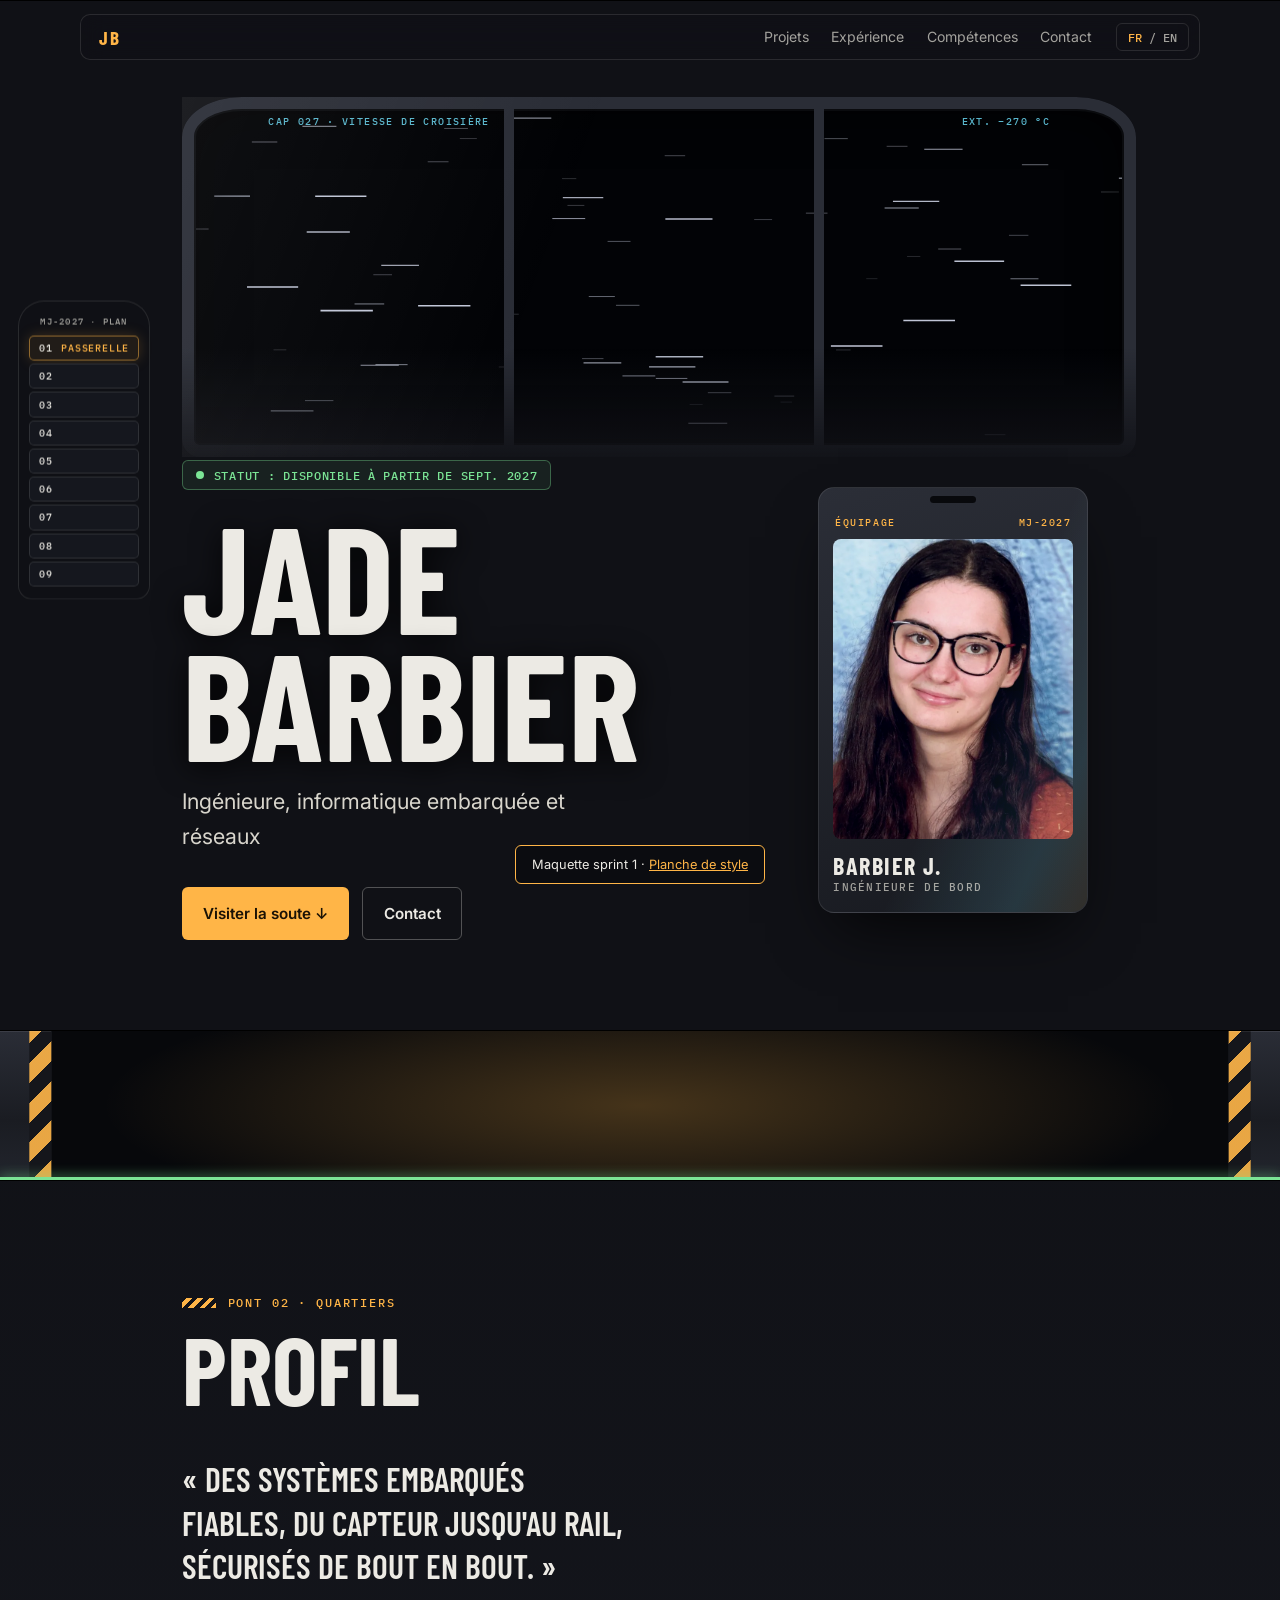
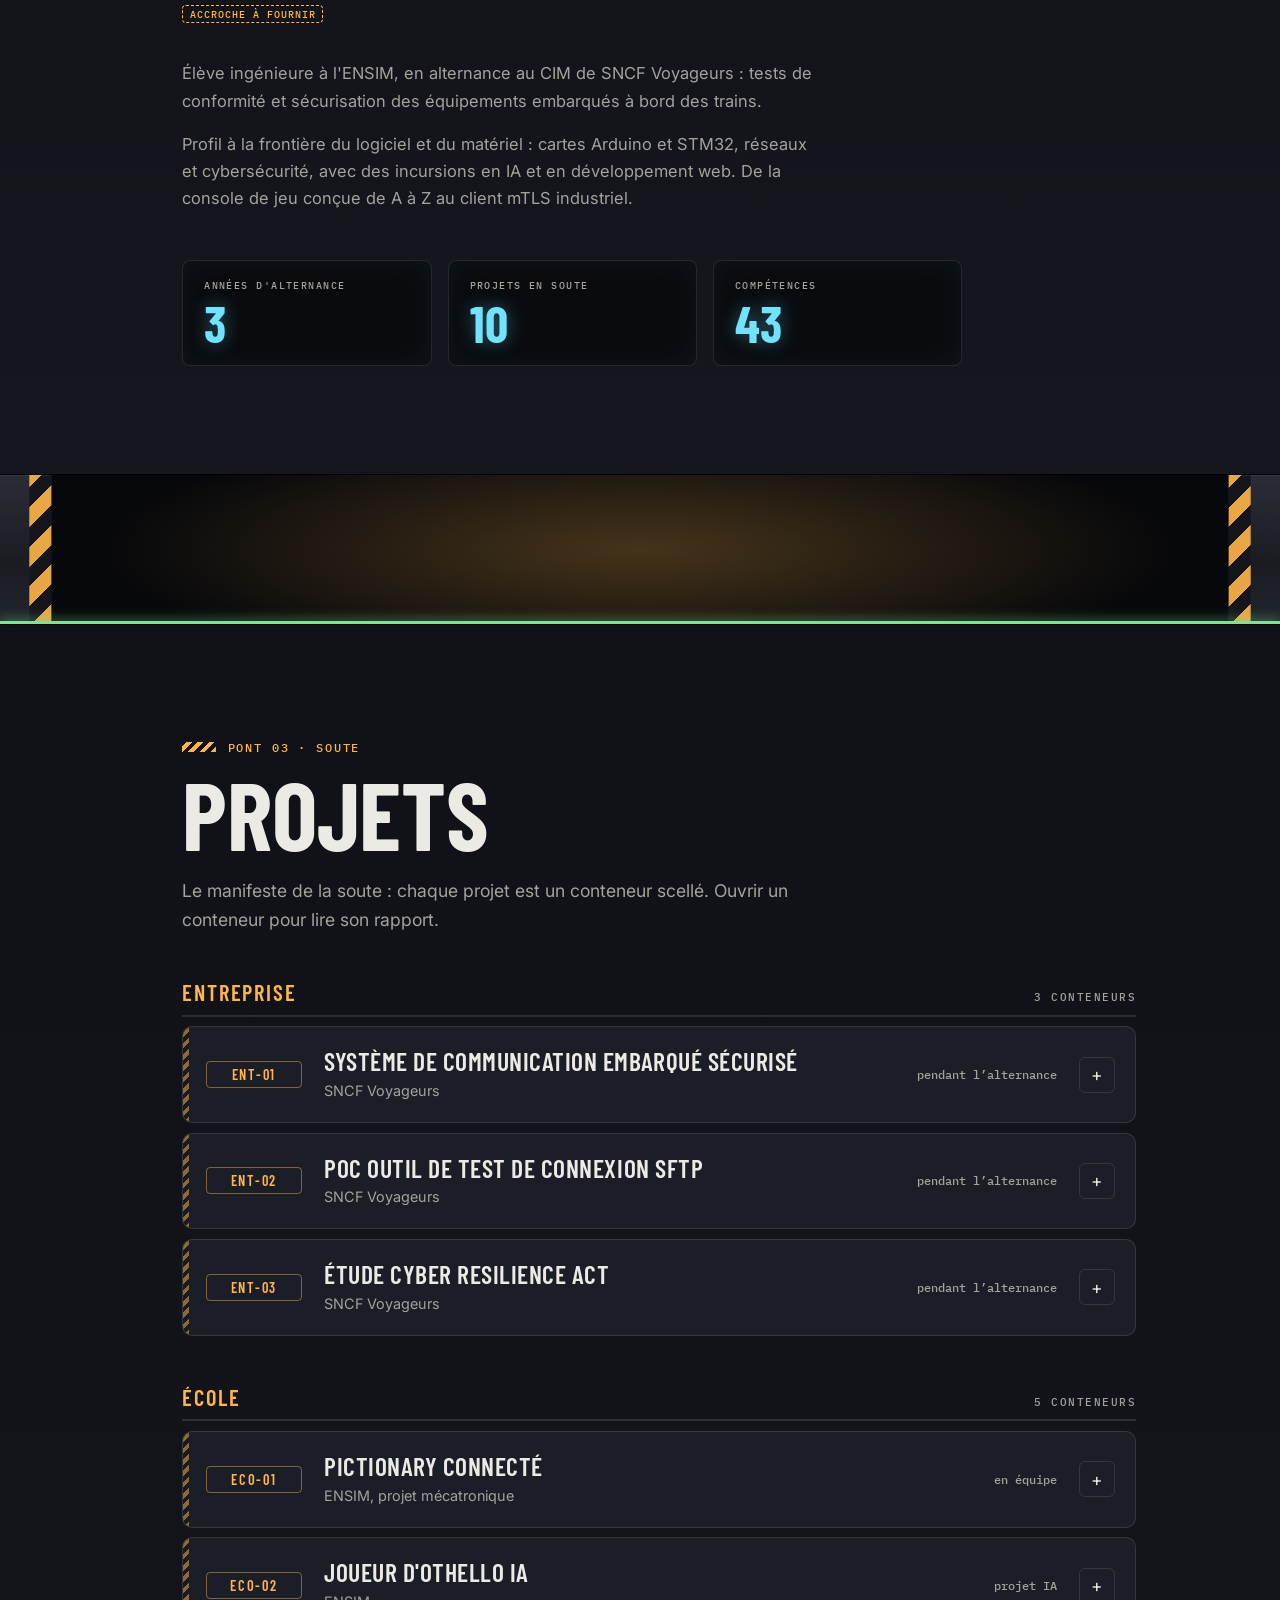
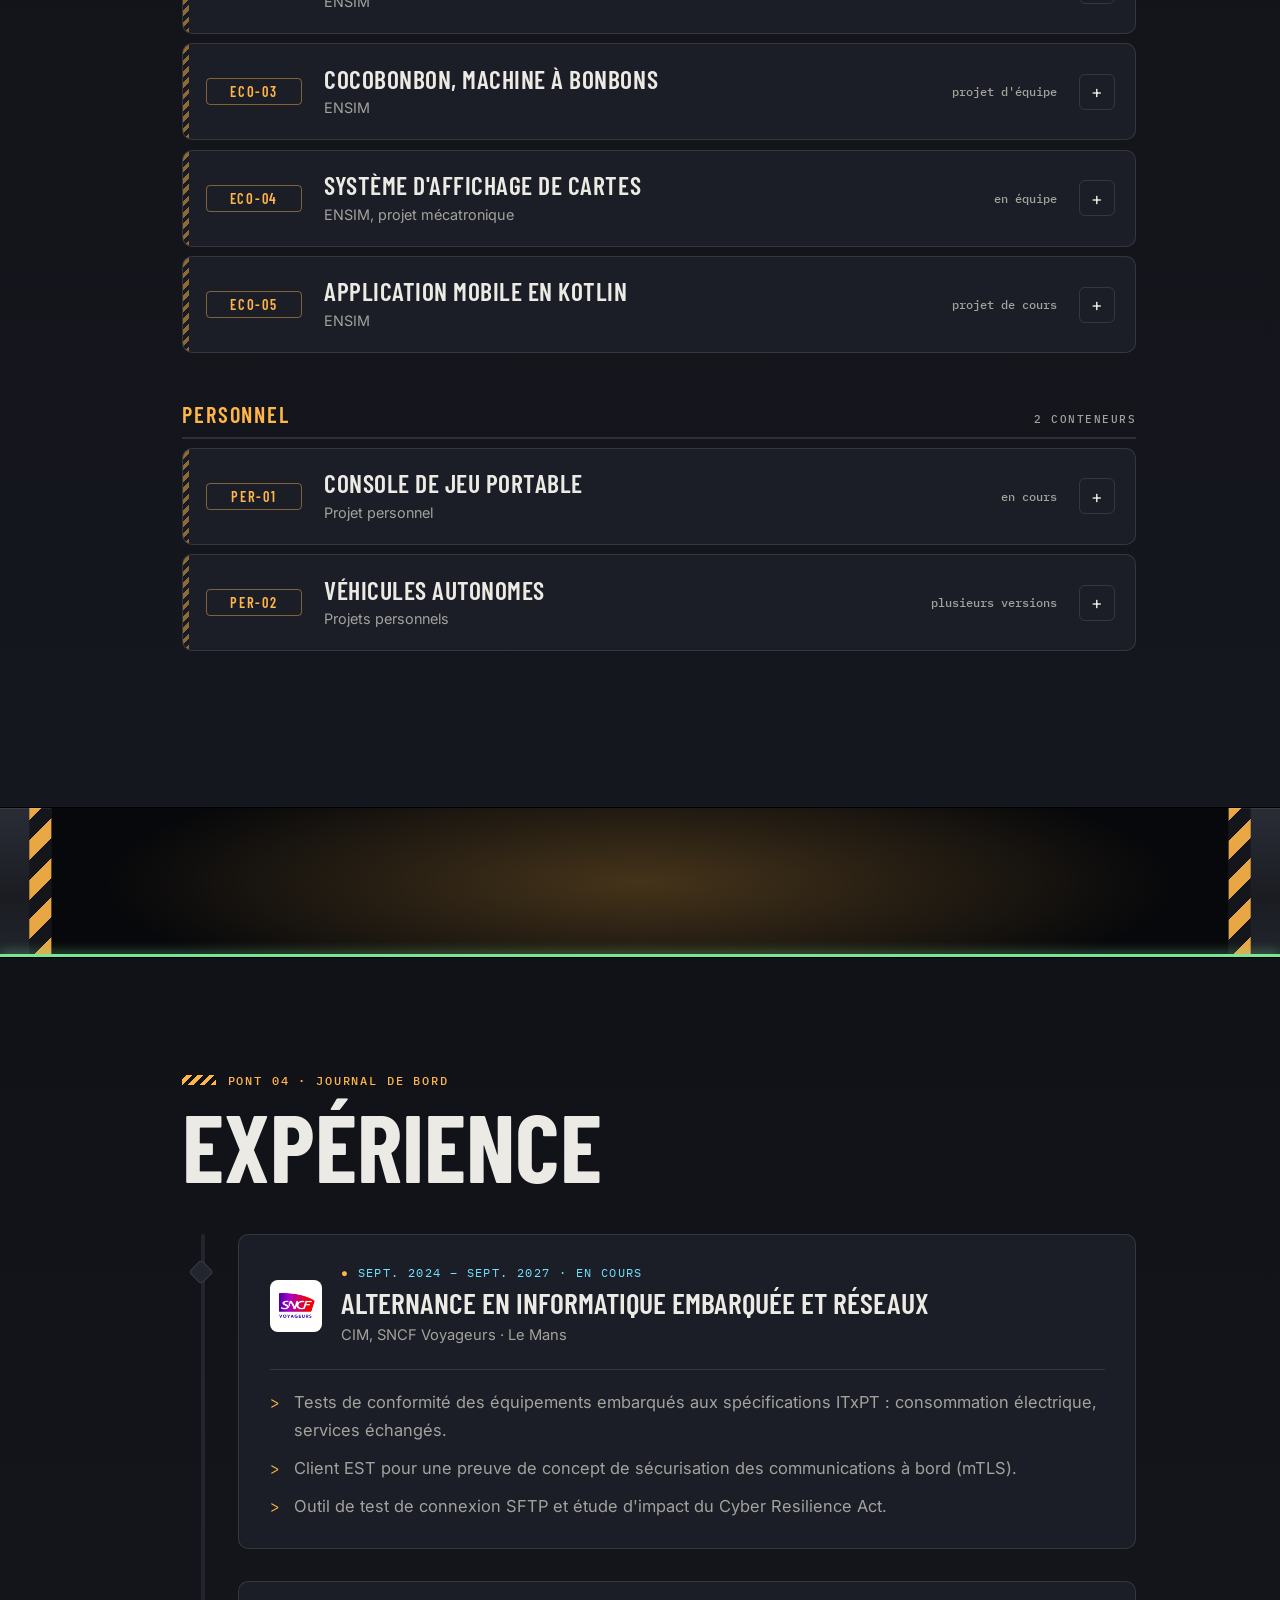
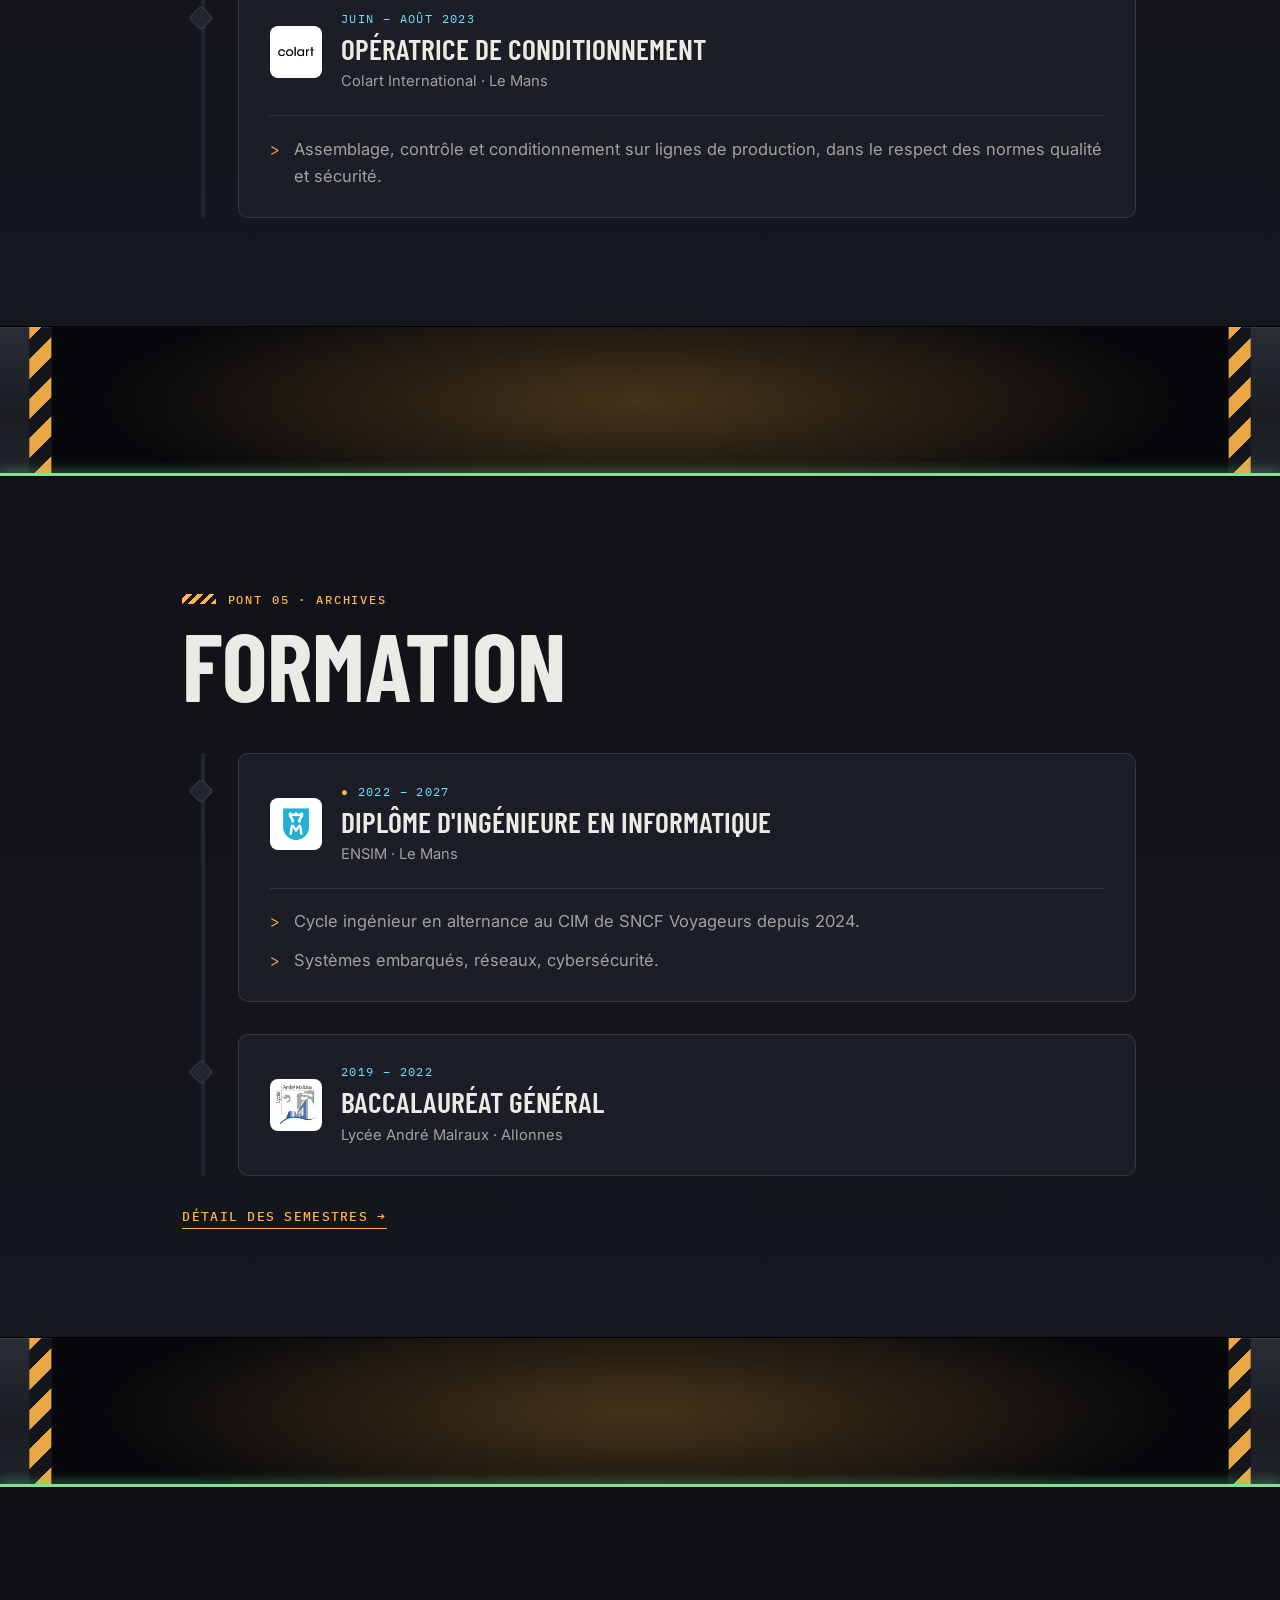
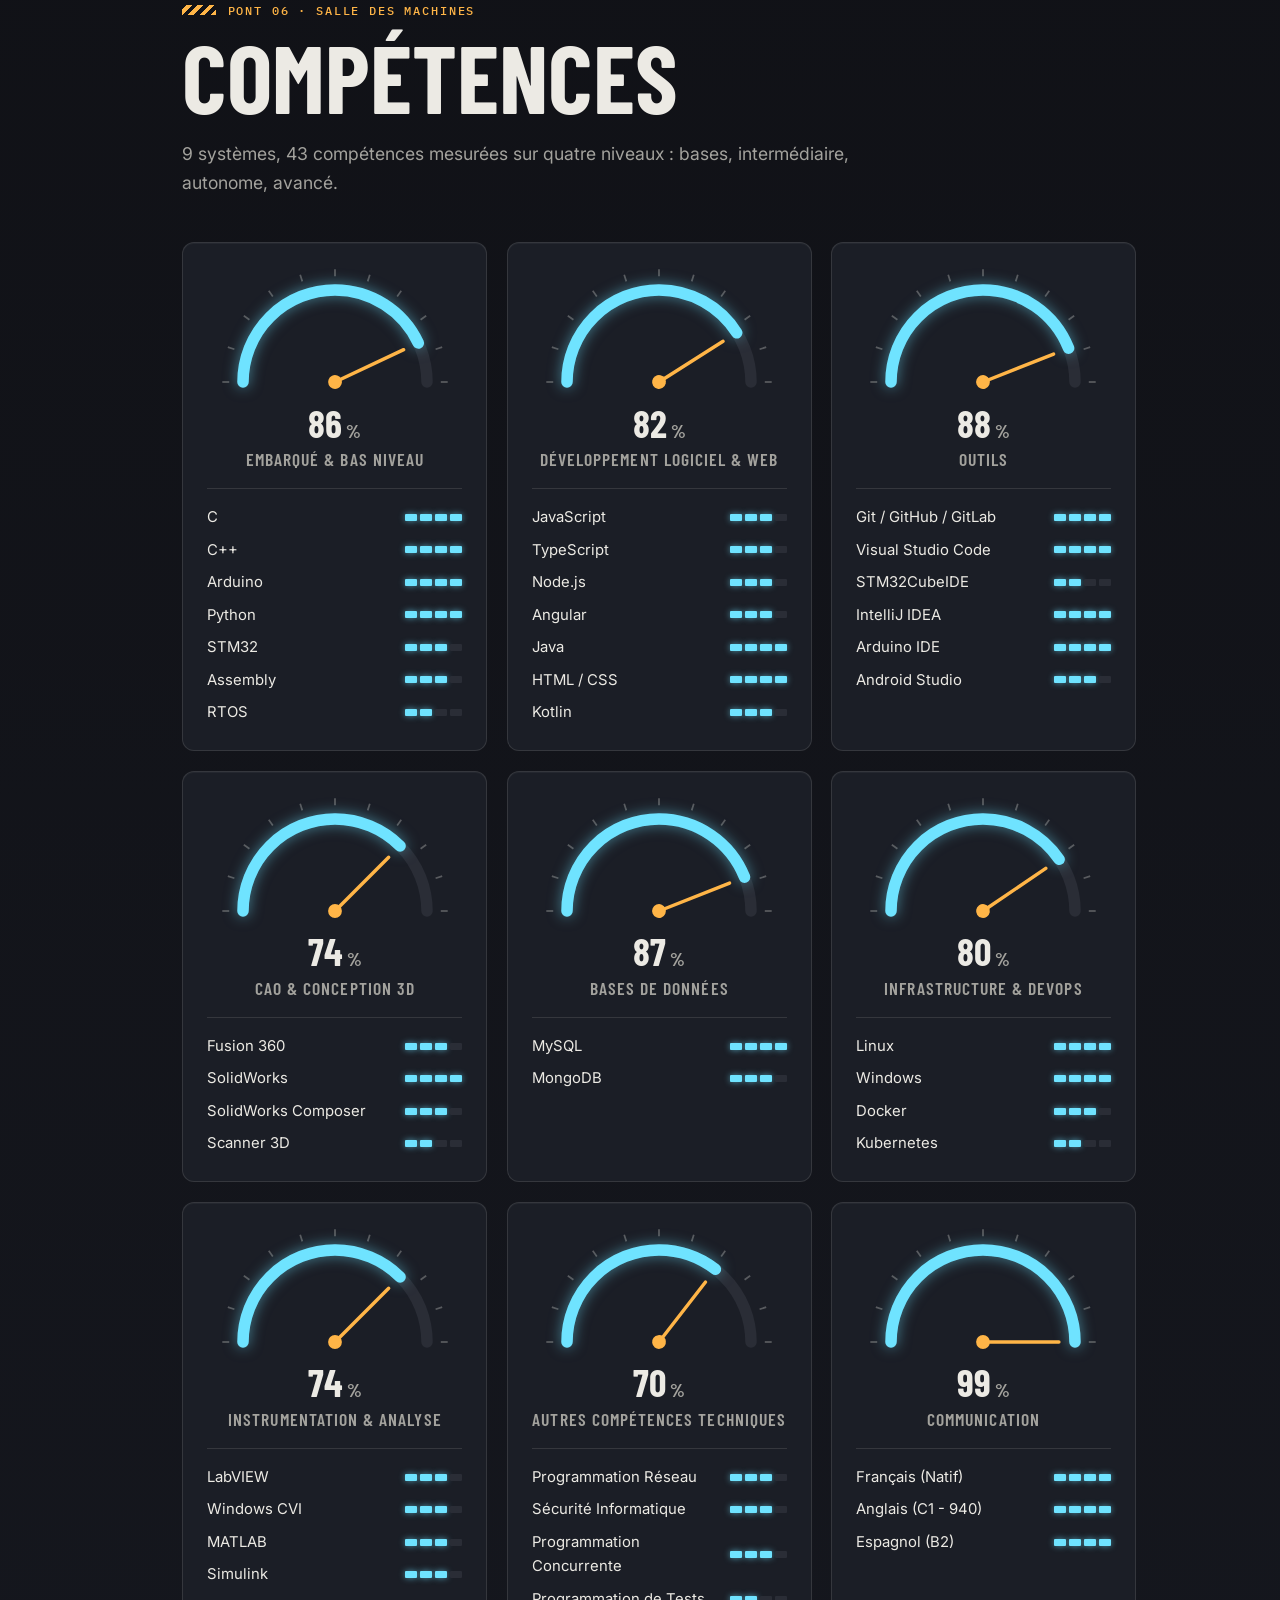
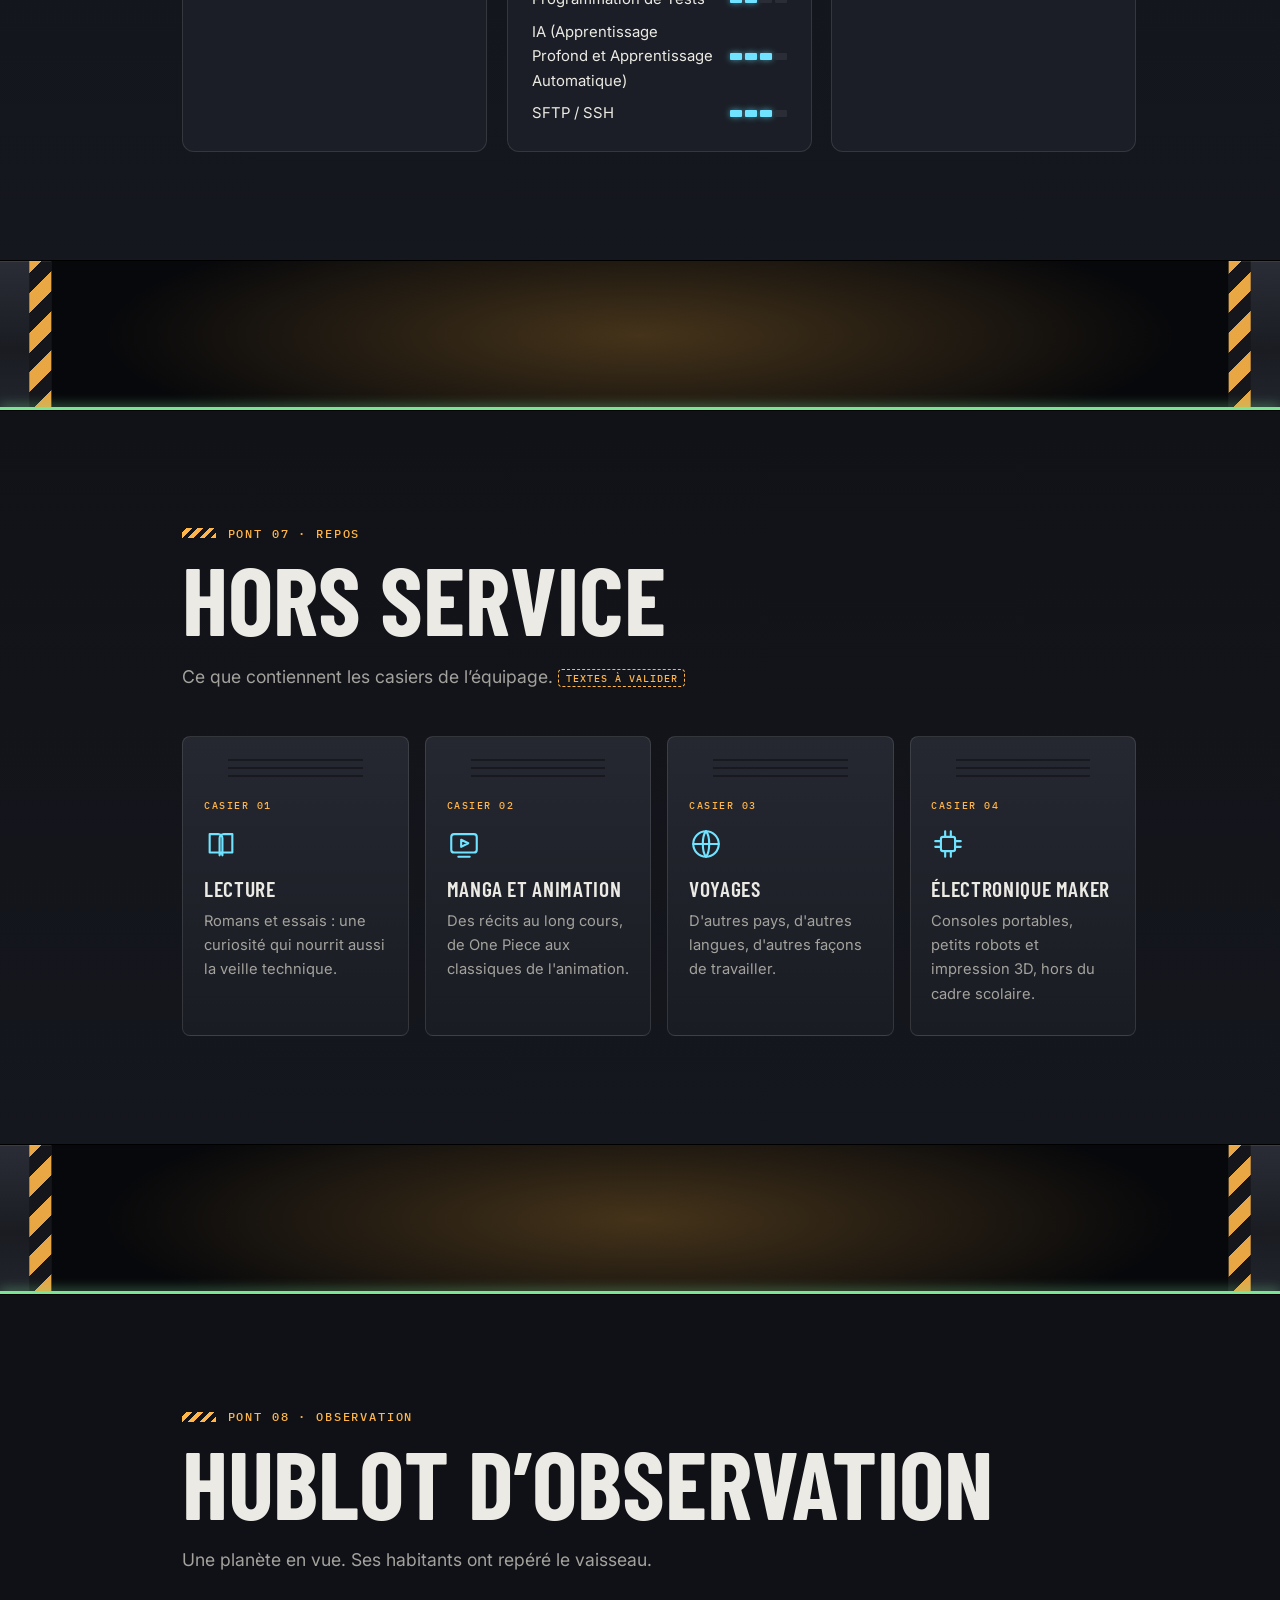
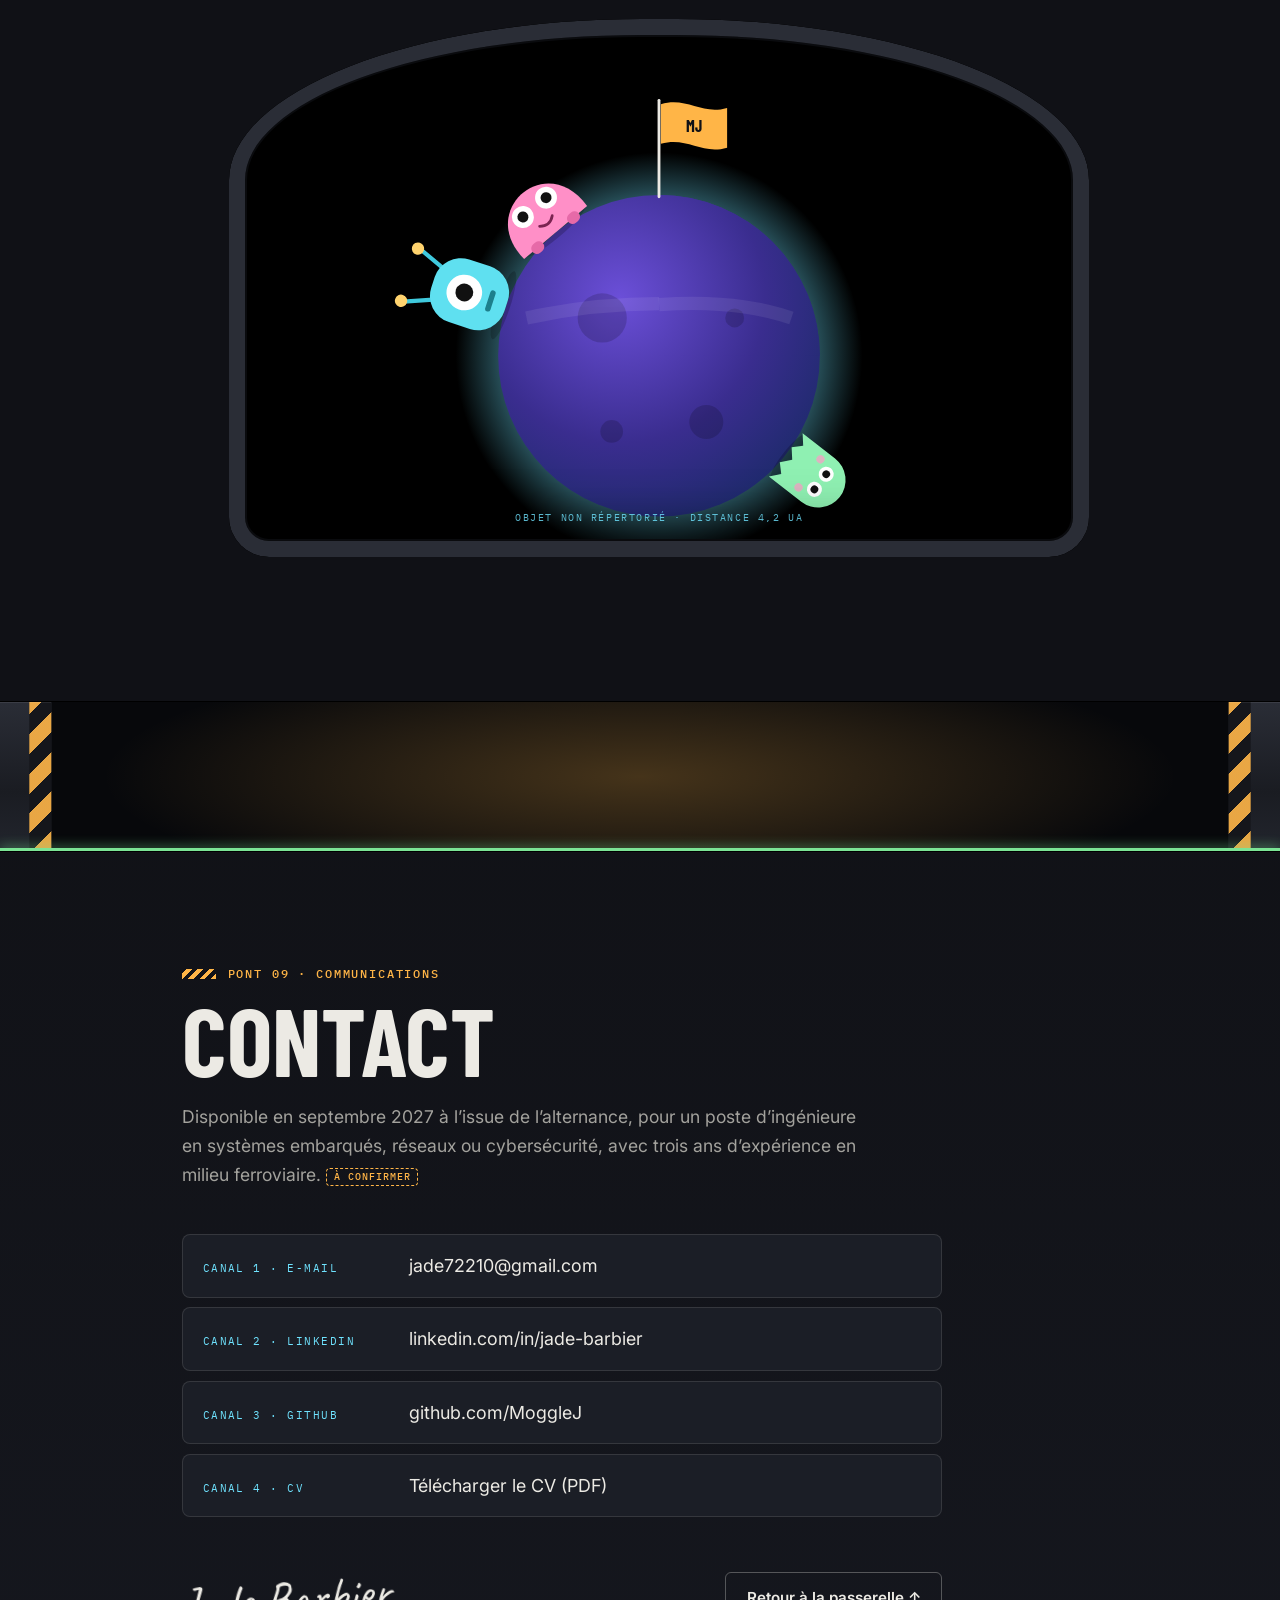
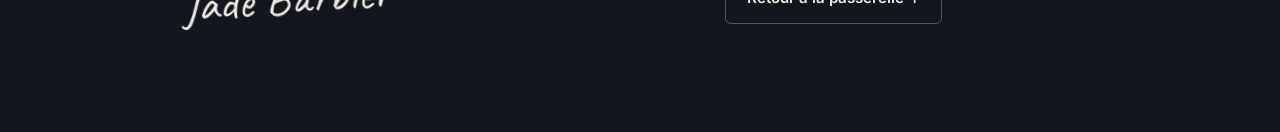
<file: maquette/index.html>
<!doctype html>
<html lang="fr">
<head>
  <meta charset="utf-8">
  <meta name="viewport" content="width=device-width, initial-scale=1">
  <title>Jade Barbier · À bord</title>
  <meta name="description" content="Maquette du portfolio 2027 de Jade Barbier (sprint 1) : une visite du vaisseau, de la passerelle au hublot d'observation">
  <link rel="preconnect" href="https://fonts.googleapis.com">
  <link rel="preconnect" href="https://fonts.gstatic.com" crossorigin>
  <link href="https://fonts.googleapis.com/css2?family=Barlow+Condensed:wght@500;600;700&family=Caveat:wght@600&family=IBM+Plex+Mono:wght@400;500&family=Inter:wght@400;500;600&display=swap" rel="stylesheet">
  <link rel="stylesheet" href="ship.css">
</head>
<body>
  <!-- L'espace est derrière la coque : on ne le voit qu'à travers les hublots (zones transparentes) -->
  <canvas id="space" aria-hidden="true"></canvas>

  <nav class="topbar" aria-label="Navigation">
    <a class="mark" href="#passerelle">JB</a>
    <div class="links"><a href="#soute">Projets</a><a href="#journal">Expérience</a><a href="#machines">Compétences</a><a href="#comms">Contact</a></div>
    <button class="lang" data-toggle-lang aria-label="Changer de langue"><span class="on">FR</span> / <span>EN</span></button>
  </nav>

  <!-- Plan du vaisseau : le compartiment en cours s'allume -->
  <nav class="deckmap" aria-label="Plan du vaisseau">
    <span class="dm-title">MJ-2027 · plan</span>
    <a href="#passerelle" data-for="passerelle"><i>01</i><span>Passerelle</span></a><a href="#quartiers" data-for="quartiers"><i>02</i><span>Quartiers</span></a><a href="#soute" data-for="soute"><i>03</i><span>Soute</span></a><a href="#journal" data-for="journal"><i>04</i><span>Journal de bord</span></a><a href="#archives" data-for="archives"><i>05</i><span>Archives</span></a><a href="#machines" data-for="machines"><i>06</i><span>Salle des machines</span></a><a href="#repos" data-for="repos"><i>07</i><span>Repos</span></a><a href="#observation" data-for="observation"><i>08</i><span>Observation</span></a><a href="#comms" data-for="comms"><i>09</i><span>Communications</span></a>
  </nav>

  <main>

    <section class="deck bridge-deck" id="passerelle" data-deck="01" data-name="Passerelle">
      <div class="deck-in">
        <div class="bridge">
          <div class="windshield" aria-hidden="true"><i class="frame"></i><span class="hud-l">CAP 027 · VITESSE DE CROISIÈRE</span><span class="hud-r">EXT. −270 °C</span></div>
          <div class="bridge-row">
            <div class="bridge-text">
              <span class="status" data-anim><i></i>Statut : disponible à partir de sept. 2027</span>
              <h1 data-anim style="--d:1">Jade<br>Barbier</h1>
              <p class="role" data-anim style="--d:2">Ingénieure, informatique embarquée et réseaux</p>
              <div class="cta" data-anim style="--d:3"><a class="btn" href="#soute">Visiter la soute ↓</a><a class="btn ghost" href="#comms">Contact</a></div>
            </div>
            <figure class="badge" data-anim style="--d:2">
              <div class="badge-top"><span>Équipage</span><span>MJ-2027</span></div>
              <img src="assets/jade.webp" alt="Portrait de Jade Barbier" width="640" height="890">
              <figcaption><b>BARBIER J.</b><span>Ingénieure de bord</span></figcaption>
              <i class="holo" aria-hidden="true"></i>
            </figure>
          </div>
        </div>
      </div>
    </section>

    <section class="deck" id="quartiers" data-deck="02" data-name="Quartiers">
      <div class="door" aria-hidden="true"><i class="leaf l"></i><i class="leaf r"></i><span class="plate">SAS 02 · Quartiers</span></div>
      <div class="deck-in">
        <header class="dk-head" data-anim>
          <span class="dk-tag">Pont 02 · Quartiers</span>
          <h2>Profil</h2>
          
        </header>
        <blockquote class="hook" data-anim>« Des systèmes embarqués fiables, du capteur jusqu'au rail, sécurisés de bout en bout. » <span class="todo">accroche à fournir</span></blockquote>
        <div class="prose" data-anim style="--d:1">
          <p>Élève ingénieure à l'ENSIM, en alternance au CIM de SNCF Voyageurs : tests de conformité et sécurisation des équipements embarqués à bord des trains.</p>
          <p>Profil à la frontière du logiciel et du matériel : cartes Arduino et STM32, réseaux et cybersécurité, avec des incursions en IA et en développement web. De la console de jeu conçue de A à Z au client mTLS industriel.</p>
        </div>
        <dl class="readouts">
          <div data-anim style="--d:2"><dt>Années d'alternance</dt><dd data-count="3">0</dd></div>
          <div data-anim style="--d:3"><dt>Projets en soute</dt><dd data-count="10">0</dd></div>
          <div data-anim style="--d:4"><dt>Compétences</dt><dd data-count="43">0</dd></div>
        </dl>
      </div>
    </section>

    <section class="deck" id="soute" data-deck="03" data-name="Soute">
      <div class="door" aria-hidden="true"><i class="leaf l"></i><i class="leaf r"></i><span class="plate">SAS 03 · Soute</span></div>
      <div class="deck-in">
        <header class="dk-head" data-anim>
          <span class="dk-tag">Pont 03 · Soute</span>
          <h2>Projets</h2>
          <p class="lead">Le manifeste de la soute : chaque projet est un conteneur scellé. Ouvrir un conteneur pour lire son rapport.</p>
        </header>
        <div id="logbook"></div>
      </div>
    </section>

    <section class="deck" id="journal" data-deck="04" data-name="Journal de bord">
      <div class="door" aria-hidden="true"><i class="leaf l"></i><i class="leaf r"></i><span class="plate">SAS 04 · Journal de bord</span></div>
      <div class="deck-in">
        <header class="dk-head" data-anim>
          <span class="dk-tag">Pont 04 · Journal de bord</span>
          <h2>Expérience</h2>
          
        </header>
        <ol class="cable">
        <i class="cable-line" aria-hidden="true"><i></i></i>
        <li class="beacon current" data-anim style="--d:0">
          <span class="buoy" aria-hidden="true"></span>
          <div class="beacon-card">
            <div class="beacon-head"><img src="assets/sncf.webp" alt="SNCF Voyageurs" width="48" height="48"><div><span class="mono when">Sept. 2024 – sept. 2027 · en cours</span><h3>Alternance en informatique embarquée et réseaux</h3><span class="where">CIM, SNCF Voyageurs · Le Mans</span></div></div>
            <ul><li style="--d:0">Tests de conformité des équipements embarqués aux spécifications ITxPT : consommation électrique, services échangés.</li><li style="--d:1">Client EST pour une preuve de concept de sécurisation des communications à bord (mTLS).</li><li style="--d:2">Outil de test de connexion SFTP et étude d'impact du Cyber Resilience Act.</li></ul>
          </div>
        </li>
        <li class="beacon" data-anim style="--d:1">
          <span class="buoy" aria-hidden="true"></span>
          <div class="beacon-card">
            <div class="beacon-head"><img src="assets/colart.webp" alt="Colart" width="48" height="48"><div><span class="mono when">Juin – août 2023</span><h3>Opératrice de conditionnement</h3><span class="where">Colart International · Le Mans</span></div></div>
            <ul><li style="--d:0">Assemblage, contrôle et conditionnement sur lignes de production, dans le respect des normes qualité et sécurité.</li></ul>
          </div>
        </li>
      </ol>
      </div>
    </section>

    <section class="deck" id="archives" data-deck="05" data-name="Archives">
      <div class="door" aria-hidden="true"><i class="leaf l"></i><i class="leaf r"></i><span class="plate">SAS 05 · Archives</span></div>
      <div class="deck-in">
        <header class="dk-head" data-anim>
          <span class="dk-tag">Pont 05 · Archives</span>
          <h2>Formation</h2>
          
        </header>
        <ol class="cable">
        <i class="cable-line" aria-hidden="true"><i></i></i>
        <li class="beacon current" data-anim style="--d:0">
          <span class="buoy" aria-hidden="true"></span>
          <div class="beacon-card">
            <div class="beacon-head"><img src="assets/ensim.webp" alt="ENSIM" width="48" height="48"><div><span class="mono when">2022 – 2027</span><h3>Diplôme d'ingénieure en informatique</h3><span class="where">ENSIM · Le Mans</span></div></div>
            <ul><li style="--d:0">Cycle ingénieur en alternance au CIM de SNCF Voyageurs depuis 2024.</li><li style="--d:1">Systèmes embarqués, réseaux, cybersécurité.</li></ul>
          </div>
        </li>
        <li class="beacon" data-anim style="--d:1">
          <span class="buoy" aria-hidden="true"></span>
          <div class="beacon-card">
            <div class="beacon-head"><img src="assets/malraux.webp" alt="Lycée André Malraux" width="48" height="48"><div><span class="mono when">2019 – 2022</span><h3>Baccalauréat général</h3><span class="where">Lycée André Malraux · Allonnes</span></div></div>
            
          </div>
        </li>
      </ol>
        <!-- Lien vers la page externe parcours-universitaire.html : supprimer cette ligne pour la retirer -->
        <a class="more" href="parcours-universitaire.html" data-anim>Détail des semestres →</a>
      </div>
    </section>

    <section class="deck" id="machines" data-deck="06" data-name="Salle des machines">
      <div class="door" aria-hidden="true"><i class="leaf l"></i><i class="leaf r"></i><span class="plate">SAS 06 · Salle des machines</span></div>
      <div class="deck-in">
        <header class="dk-head" data-anim>
          <span class="dk-tag">Pont 06 · Salle des machines</span>
          <h2>Compétences</h2>
          <p class="lead"><span id="skills-lead"></span></p>
        </header>
        <div id="dials" class="dials"></div>
      </div>
    </section>

    <section class="deck" id="repos" data-deck="07" data-name="Repos">
      <div class="door" aria-hidden="true"><i class="leaf l"></i><i class="leaf r"></i><span class="plate">SAS 07 · Repos</span></div>
      <div class="deck-in">
        <header class="dk-head" data-anim>
          <span class="dk-tag">Pont 07 · Repos</span>
          <h2>Hors service</h2>
          <p class="lead">Ce que contiennent les casiers de l’équipage. <span class="todo">textes à valider</span></p>
        </header>
      <ul class="lockers">
        <li data-anim style="--d:0"><span class="lk-no">Casier 01</span><svg class="draw" viewBox="0 0 24 24" fill="none" stroke="currentColor" stroke-width="1.5" stroke-linecap="round" stroke-linejoin="round" aria-hidden="true"><path d="M4 5h6a3 3 0 0 1 3 3v12a2 2 0 0 0-2-2H4z"/><path d="M20 5h-6a3 3 0 0 0-3 3v12a2 2 0 0 1 2-2h7z"/></svg><b>Lecture</b><span>Romans et essais : une curiosité qui nourrit aussi la veille technique.</span></li>
        <li data-anim style="--d:1"><span class="lk-no">Casier 02</span><svg class="draw" viewBox="0 0 24 24" fill="none" stroke="currentColor" stroke-width="1.5" stroke-linecap="round" stroke-linejoin="round" aria-hidden="true"><rect x="3" y="5" width="18" height="13" rx="2"/><path d="M10 9l5 2.5-5 2.5z"/><path d="M8 21h8"/></svg><b>Manga et animation</b><span>Des récits au long cours, de One Piece aux classiques de l'animation.</span></li>
        <li data-anim style="--d:2"><span class="lk-no">Casier 03</span><svg class="draw" viewBox="0 0 24 24" fill="none" stroke="currentColor" stroke-width="1.5" stroke-linecap="round" stroke-linejoin="round" aria-hidden="true"><circle cx="12" cy="12" r="9"/><path d="M3 12h18M12 3c3 3.5 3 14.5 0 18M12 3c-3 3.5-3 14.5 0 18"/></svg><b>Voyages</b><span>D'autres pays, d'autres langues, d'autres façons de travailler.</span></li>
        <li data-anim style="--d:3"><span class="lk-no">Casier 04</span><svg class="draw" viewBox="0 0 24 24" fill="none" stroke="currentColor" stroke-width="1.5" stroke-linecap="round" stroke-linejoin="round" aria-hidden="true"><rect x="7" y="7" width="10" height="10" rx="1.5"/><path d="M10 3v4M14 3v4M10 17v4M14 17v4M3 10h4M3 14h4M17 10h4M17 14h4"/></svg><b>Électronique maker</b><span>Consoles portables, petits robots et impression 3D, hors du cadre scolaire.</span></li>
      </ul>
      </div>
    </section>

    <section class="deck obs-deck" id="observation" data-deck="08" data-name="Observation">
      <div class="door" aria-hidden="true"><i class="leaf l"></i><i class="leaf r"></i><span class="plate">SAS 08 · Observation</span></div>
      <div class="deck-in">
        <header class="dk-head" data-anim>
          <span class="dk-tag">Pont 08 · Observation</span>
          <h2>Hublot d’observation</h2>
          <p class="lead">Une planète en vue. Ses habitants ont repéré le vaisseau.</p>
        </header>
        <figure class="viewport" id="planet" data-anim>
          <i class="frame" aria-hidden="true"></i>
          <svg viewBox="0 0 600 560" role="img" aria-label="Une petite planète violette vue par le hublot, trois habitants et un drapeau">
                  <defs>
                    <radialGradient id="pg" gradientUnits="userSpaceOnUse" cx="259" cy="279" r="255"><stop offset="0" stop-color="var(--planet-b)"/><stop offset=".6" stop-color="var(--planet-a)"/><stop offset="1" stop-color="var(--planet-c)"/></radialGradient>
                    <radialGradient id="atmo" r=".5"><stop offset=".78" stop-color="var(--accent)" stop-opacity=".35"/><stop offset="1" stop-color="var(--accent)" stop-opacity="0"/></radialGradient>
                    <radialGradient id="core" r=".5"><stop offset="0" stop-color="#fff2b0"/><stop offset="1" stop-color="#ffb347"/></radialGradient>
                  </defs>
                  <circle cx="300" cy="340" r="215" fill="url(#atmo)"/>
                  <circle cx="300" cy="340" r="170" fill="url(#pg)"/>
                  <g fill="#000" opacity=".16"><circle cx="240" cy="300" r="26"/><circle cx="350" cy="410" r="18"/><circle cx="250" cy="420" r="12"/></g>
                  <path d="M160 300 Q300 270 440 300" stroke="#fff" stroke-opacity=".08" stroke-width="14" fill="none"/>

                  <!-- Intérieur : caché sous la part, visible seulement une fois le drapeau tiré -->
                  <g class="interior">
                    <path d="M300 340 L300 170 A170 170 0 0 1 470 340 Z" fill="#8a5a3c"/>
                    <path d="M300 340 L300 215 A125 125 0 0 1 425 340 Z" fill="#c4683f"/>
                    <path d="M300 340 L300 270 A70 70 0 0 1 370 340 Z" fill="url(#core)"/>
                    <path d="M300 340 L300 170 A170 170 0 0 1 470 340 Z" fill="none" stroke="var(--text)" stroke-opacity=".5" stroke-width="2"/>
                    <!-- Couche du dessus : aujourd'hui -->
            <g class="relic" transform="translate(352 205) rotate(-12) scale(1.4)"><rect x="-13" y="-9" width="26" height="18" rx="2" fill="#f4e6c8"/><path d="M0 -9 V9" stroke="#8a5a3c" stroke-width="1.5"/><rect x="-13" y="-9" width="26" height="18" rx="2" fill="none" stroke="#5b3a24" stroke-width="1.5"/></g>
            <g class="relic" transform="translate(408 245) rotate(18) scale(1.4)"><ellipse cx="0" cy="6" rx="20" ry="6" fill="#e8742a"/><path d="M-11 6 C-11 -12 11 -12 11 6 Z" fill="#f08a36"/><rect x="-11" y="-1" width="22" height="3" fill="#c23b22"/><circle cx="-5" cy="-5" r="2.2" fill="#ffd36e"/><circle cx="4" cy="-5" r="2.2" fill="#6ec3ff"/></g>
            <g class="relic" transform="translate(445 300) scale(1.3)"><path d="M0 -14 C-8 -14 -10 -6 -10 -4 C-10 4 0 12 0 12 C0 12 10 4 10 -4 C10 -6 8 -14 0 -14 Z" fill="#ff5d73"/><circle cx="0" cy="-4" r="3.5" fill="#fff"/></g>
            <!-- Couche du milieu : adolescence (à définir) -->
            <text class="relic" x="356" y="262" font-family="Barlow Condensed" font-weight="700" font-size="22" fill="#fff" opacity=".85">?</text>
            <text class="relic" x="392" y="300" font-family="Barlow Condensed" font-weight="700" font-size="18" fill="#fff" opacity=".6">?</text>
            <!-- Noyau : enfance -->
            <g class="relic" transform="translate(345 315) rotate(-35) scale(1.3)"><rect x="-1.5" y="-12" width="3" height="20" rx="1" fill="#f4e6c8"/><circle cx="0" cy="-13" r="3.5" fill="#c23b22"/><path d="M0 -24 C4 -19 3 -16 0 -16 C-3 -16 -4 -19 0 -24 Z" fill="#ff9a3c"/></g>
            <g class="relic" transform="translate(318 296) scale(1.3)"><rect x="-10" y="-7" width="20" height="14" rx="3" fill="#6b4fd8"/><rect x="-7" y="-4.5" width="14" height="9" rx="1.5" fill="#bfe9ff"/><path d="M-4 -7 L-8 -12 M4 -7 L8 -12" stroke="#6b4fd8" stroke-width="1.5"/></g>
                    <!-- Légendes -->
            <g class="legend" font-family="Inter" font-size="13" fill="var(--muted)">
              <line x1="470" y1="210" x2="520" y2="190" stroke="var(--muted)"/><text x="524" y="186">Aujourd'hui</text>
              <line x1="420" y1="300" x2="520" y2="330" stroke="var(--muted)"/><text x="524" y="334">Ado</text>
              <line x1="350" y1="330" x2="520" y2="420" stroke="var(--muted)"/><text x="524" y="424">Enfance</text>
            </g>
                  </g>

                  <!-- La part de planète et le drapeau : on tire le drapeau vers le haut pour la soulever -->
                  <g class="lid">
                    <path d="M300 340 L300 170 A170 170 0 0 1 470 340 Z" fill="url(#pg)"/>
                    <circle cx="380" cy="300" r="10" fill="#000" opacity=".16"/>
                    <path d="M300 286 Q380 280 440 300" stroke="#fff" stroke-opacity=".08" stroke-width="14" fill="none"/>
                  </g>
                  <g class="flag" tabindex="0" role="button" aria-label="Drapeau MJ">
                    <rect x="280" y="60" width="110" height="120" fill="transparent"/>
                    <line x1="300" y1="172" x2="300" y2="70" stroke="var(--text)" stroke-width="3" stroke-linecap="round"/>
                    <path class="cloth" d="M302 74 C330 66 345 86 372 78 L372 120 C345 128 330 108 302 116 Z" fill="var(--accent-2)"/>
                    <text x="337" y="103" text-anchor="middle" font-family="Barlow Condensed" font-weight="700" font-size="17" fill="var(--bg-0)">MJ</text>
                  </g>

                  <!-- Monstre 1 : rond, deux yeux -->
            <g transform="rotate(-40 300 340) translate(300 170) scale(1.45)">
              <ellipse cx="0" cy="-2" rx="30" ry="6" fill="#000" opacity=".2"/>
              <path d="M-30 0 C-34 -50 34 -50 30 0 Z" fill="#ff8fc7"/>
              <rect x="-22" y="-4" width="10" height="8" rx="4" fill="#e66aa8"/><rect x="12" y="-4" width="10" height="8" rx="4" fill="#e66aa8"/>
              <g><circle cx="-11" cy="-24" r="8" fill="#fff"/><circle cx="-11" cy="-24" r="4" fill="#111" data-pupil="3.5"/></g>
              <g><circle cx="11" cy="-24" r="8" fill="#fff"/><circle cx="11" cy="-24" r="4" fill="#111" data-pupil="3.5"/></g>
              <path d="M-6 -11 Q0 -6 6 -11" stroke="#7a2350" stroke-width="2" fill="none" stroke-linecap="round"/>
            </g>

                  <!-- Monstre 2 : à antennes, un œil -->
            <g transform="rotate(-72 300 340) translate(300 170) scale(1.45)">
              <ellipse cx="0" cy="-2" rx="26" ry="5" fill="#000" opacity=".2"/>
              <path d="M-12 -52 L-20 -72 M12 -52 L20 -72" stroke="#3fc9dd" stroke-width="3" stroke-linecap="round"/>
              <circle cx="-20" cy="-74" r="4.5" fill="#ffd36e"/><circle cx="20" cy="-74" r="4.5" fill="#ffd36e"/>
              <rect x="-24" y="-56" width="48" height="56" rx="20" fill="#5fe0f0"/>
              <g><circle cx="0" cy="-32" r="13" fill="#fff"/><circle cx="0" cy="-32" r="6.5" fill="#111" data-pupil="5.5"/></g>
              <rect x="-8" y="-14" width="16" height="4" rx="2" fill="#1d7f8c"/>
            </g>

                  <!-- Monstre 3 : petit fantôme vert -->
            <g transform="rotate(128 300 340) translate(300 170) scale(1.45)">
              <ellipse cx="0" cy="-2" rx="20" ry="4" fill="#000" opacity=".2"/>
              <path d="M-20 0 L-20 -30 A20 20 0 0 1 20 -30 L20 0 L13 -6 L7 0 L0 -6 L-7 0 L-13 -6 Z" fill="#8ff0b2"/>
              <g><circle cx="-7" cy="-32" r="5.5" fill="#fff"/><circle cx="-7" cy="-32" r="2.8" fill="#111" data-pupil="2.5"/></g>
              <g><circle cx="7" cy="-32" r="5.5" fill="#fff"/><circle cx="7" cy="-32" r="2.8" fill="#111" data-pupil="2.5"/></g>
              <circle cx="-13" cy="-22" r="3" fill="#ff9cc8" opacity=".7"/><circle cx="13" cy="-22" r="3" fill="#ff9cc8" opacity=".7"/>
            </g>
                </svg>
          <span class="vp-hud mono">OBJET NON RÉPERTORIÉ · DISTANCE 4,2 UA</span>
          <button class="port-close" hidden>Refermer</button>
        </figure>
      </div>
    </section>

    <section class="deck" id="comms" data-deck="09" data-name="Communications">
      <div class="door" aria-hidden="true"><i class="leaf l"></i><i class="leaf r"></i><span class="plate">SAS 09 · Communications</span></div>
      <div class="deck-in">
        <header class="dk-head" data-anim>
          <span class="dk-tag">Pont 09 · Communications</span>
          <h2>Contact</h2>
          <p class="lead">Disponible en septembre 2027 à l’issue de l’alternance, pour un poste d’ingénieure en systèmes embarqués, réseaux ou cybersécurité, avec trois ans d’expérience en milieu ferroviaire. <span class="todo">à confirmer</span></p>
        </header>
        <ul class="signals">
          <li data-anim style="--d:0"><span class="mono">Canal 1 · E-mail</span><a href="mailto:jade72210@gmail.com">jade72210@gmail.com</a></li>
          <li data-anim style="--d:1"><span class="mono">Canal 2 · LinkedIn</span><a href="https://www.linkedin.com/in/jade-barbier-b261b8266/" target="_blank" rel="noopener">linkedin.com/in/jade-barbier</a></li>
          <li data-anim style="--d:2"><span class="mono">Canal 3 · GitHub</span><a href="https://github.com/MoggleJ" target="_blank" rel="noopener">github.com/MoggleJ</a></li>
          <li data-anim style="--d:3"><span class="mono">Canal 4 · CV</span><a href="https://github.com/MoggleJ/Portfolio_2026/raw/main/cv/BARBIER_Jade_CV_Stage_EN.pdf" target="_blank" rel="noopener">Télécharger le CV (PDF)</a></li>
        </ul>
        <div class="sign" data-anim><span class="hand">Jade Barbier</span><a class="btn ghost" href="#passerelle">Retour à la passerelle ↑</a></div>
      </div>
    </section>

  </main>

  <div class="mock-banner">Maquette sprint 1 · <a href="styleguide.html">Planche de style</a></div>

  <script src="data.js"></script>
  <script src="skills.js"></script>
  <script src="ship.js"></script>
</body>
</html>
</file>
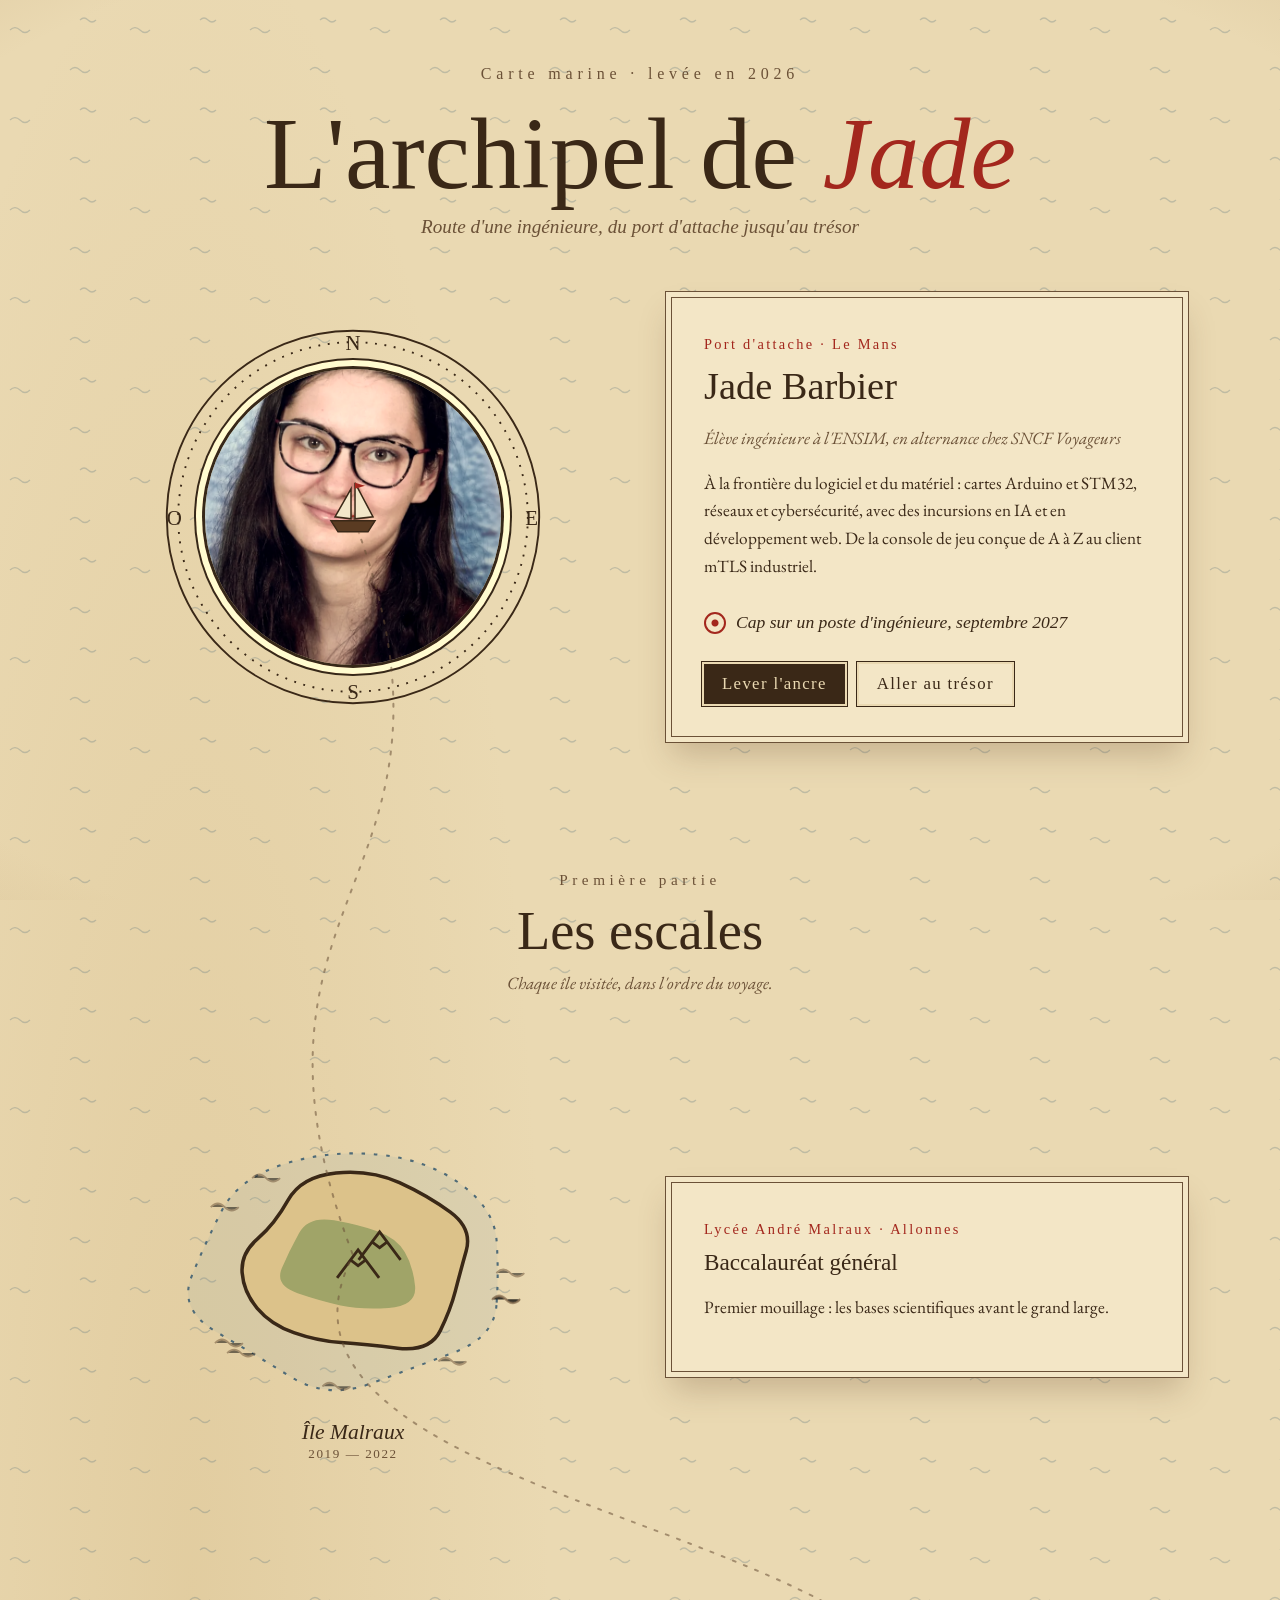
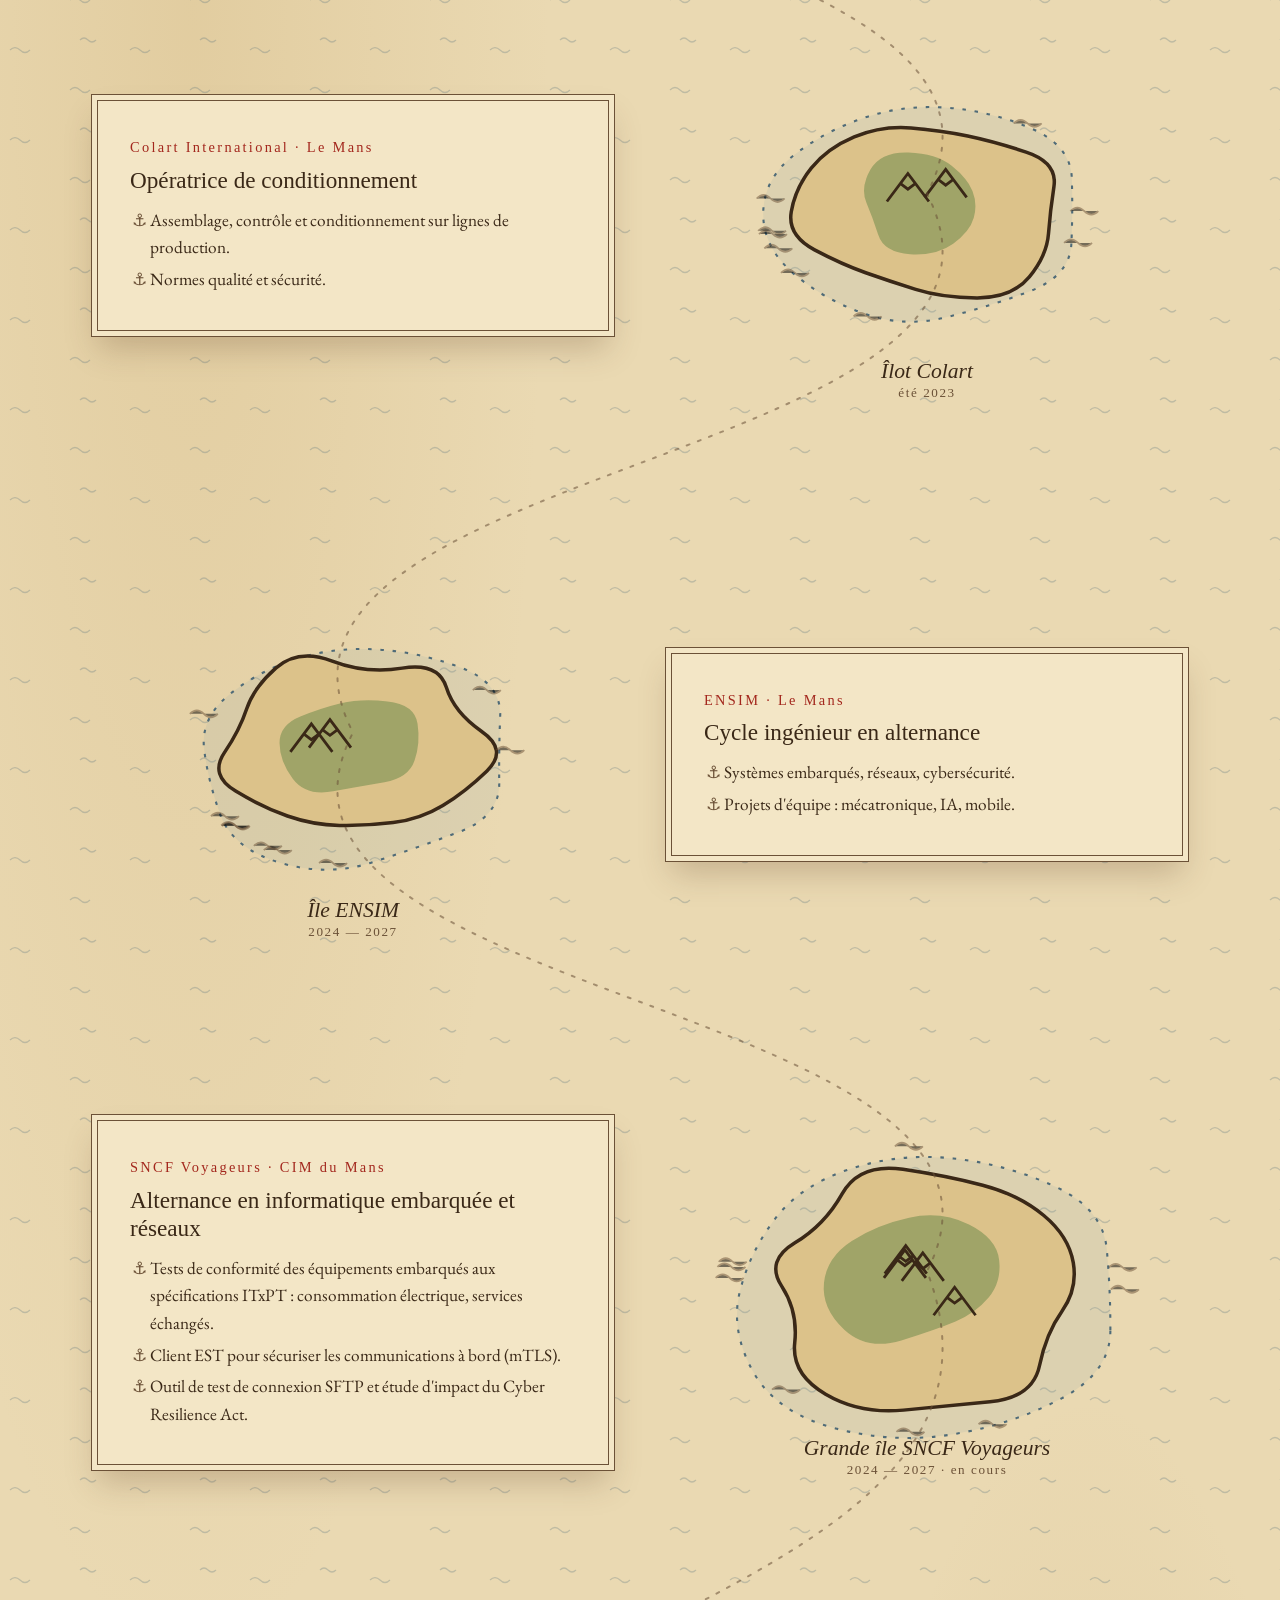
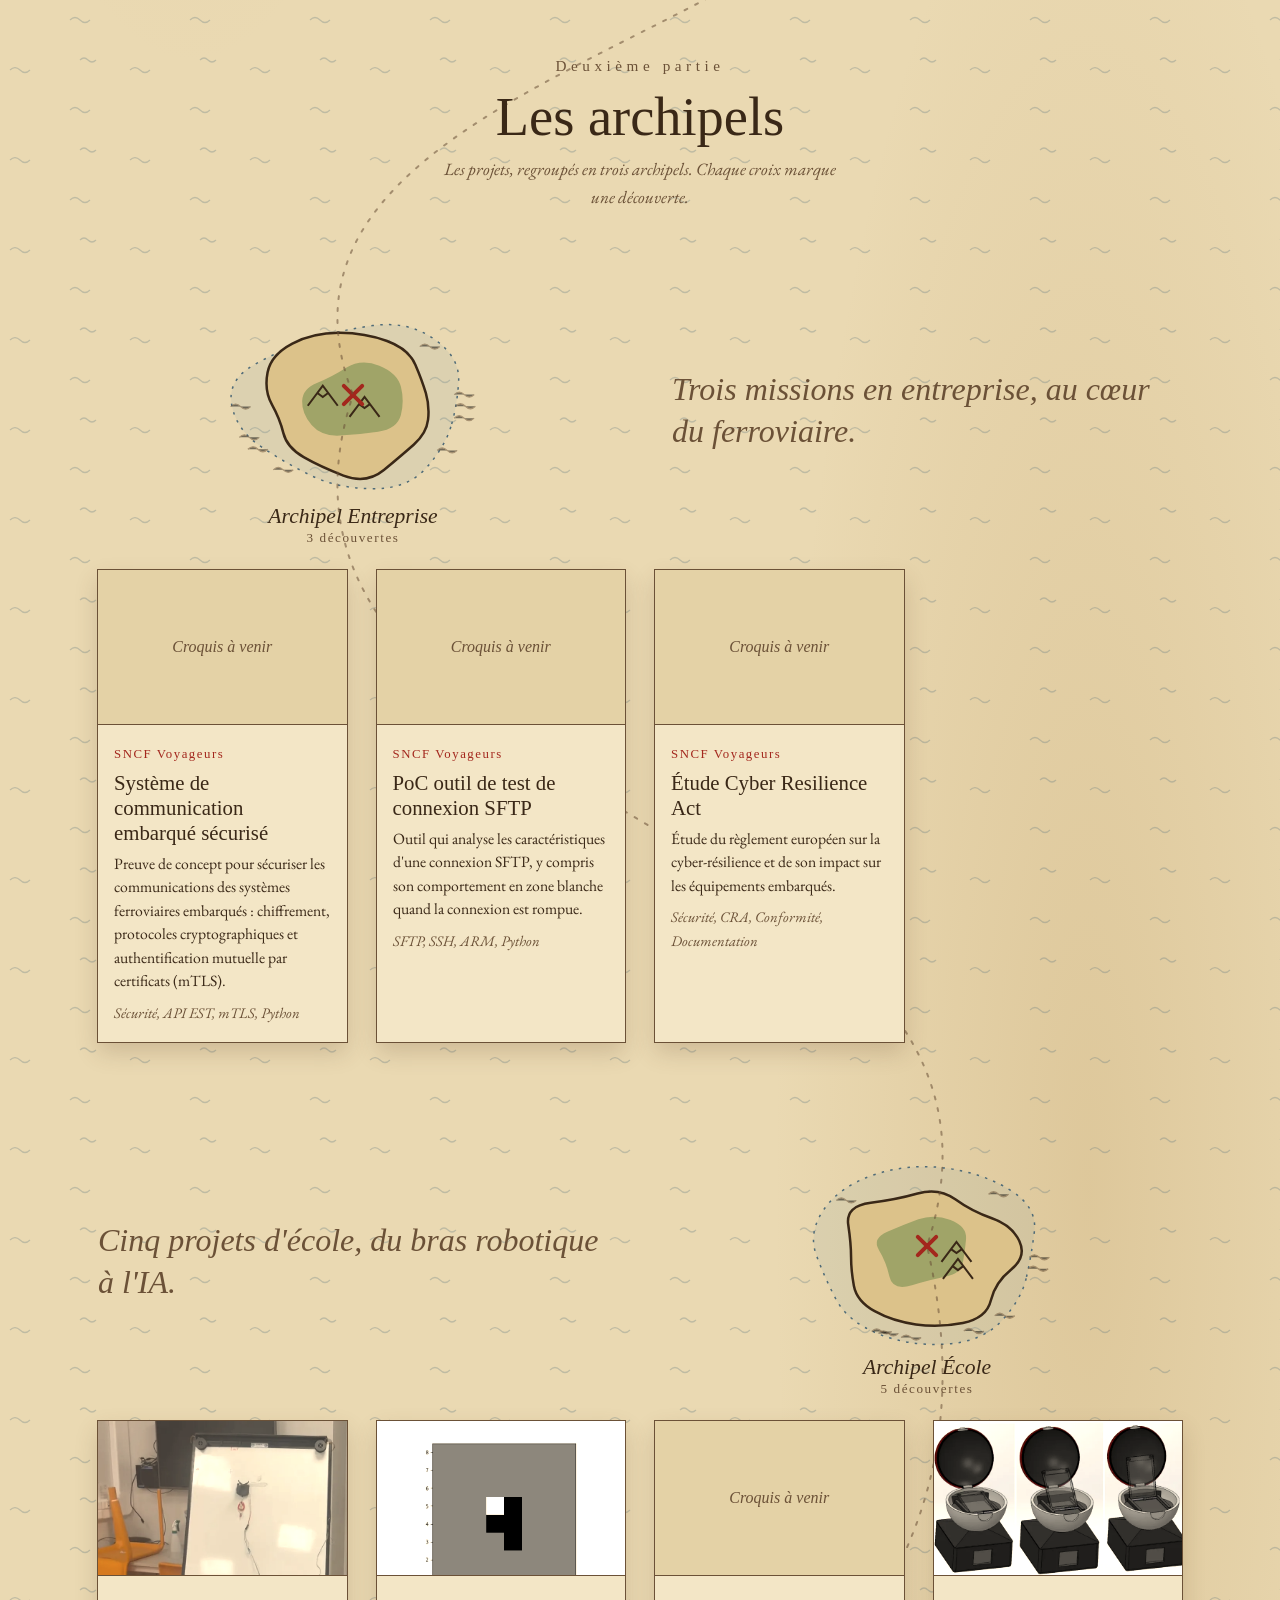
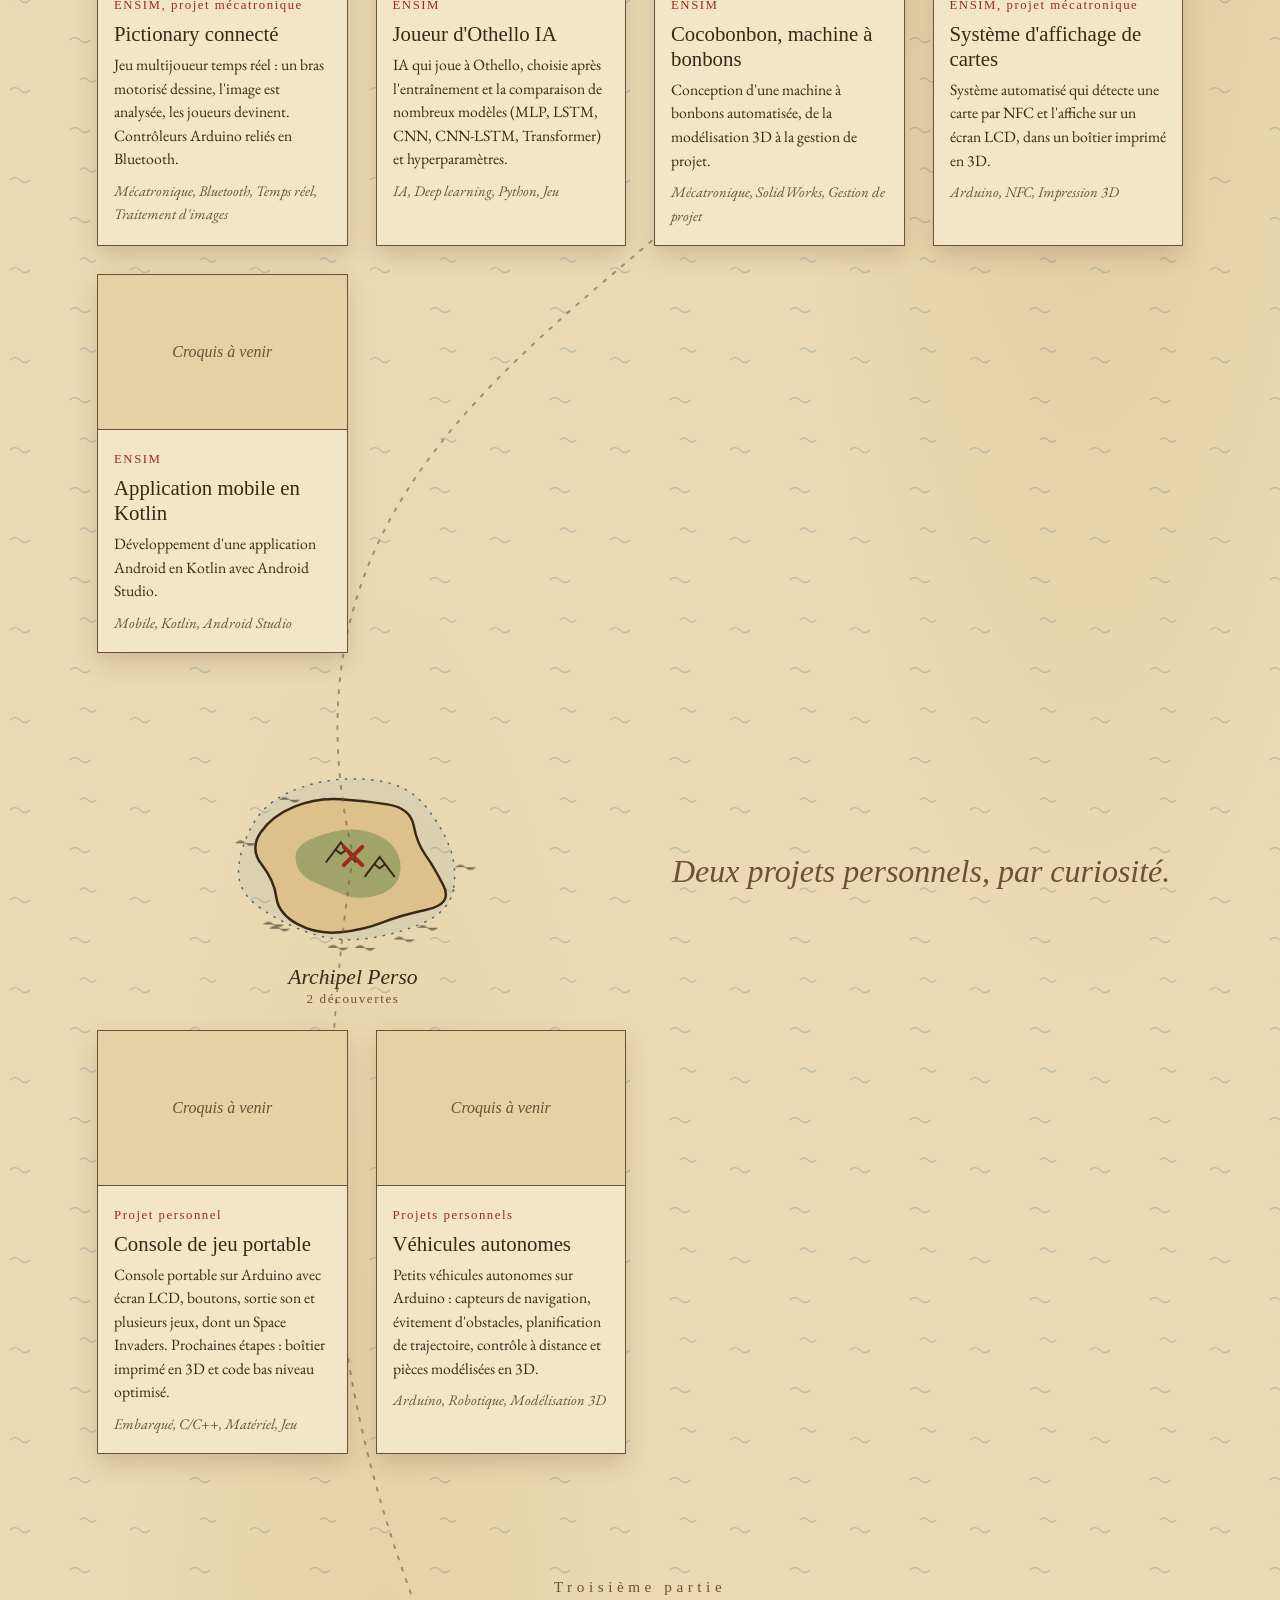
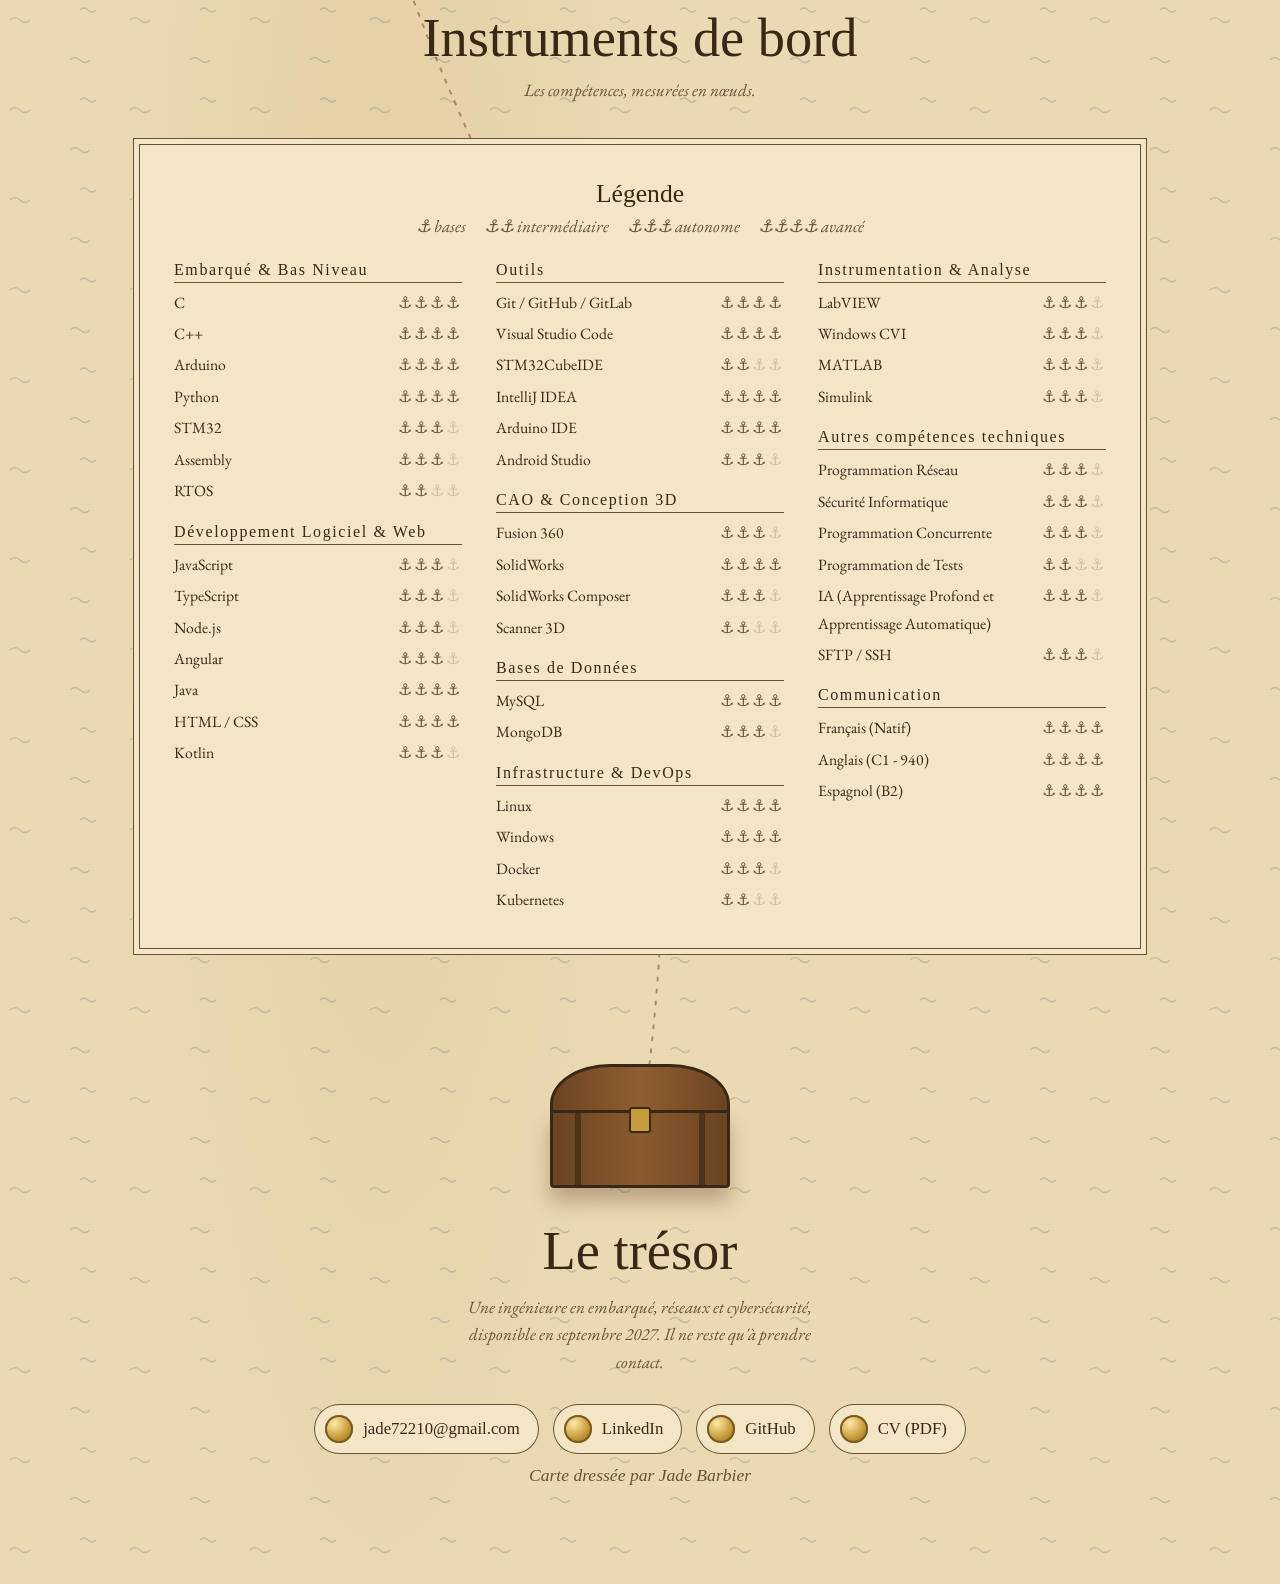
<file: maquette/carte.html>
<!doctype html>
<html lang="fr">
<head>
<meta charset="utf-8">
<meta name="viewport" content="width=device-width, initial-scale=1">
<title>Jade Barbier · L'archipel</title>
<link rel="preconnect" href="https://fonts.googleapis.com">
<link rel="preconnect" href="https://fonts.gstatic.com" crossorigin>
<link href="https://fonts.googleapis.com/css2?family=IM+Fell+English:ital@0;1&family=IM+Fell+English+SC&family=EB+Garamond:ital,wght@0,400;0,500;0,600;1,400&display=swap" rel="stylesheet">
<style>
:root{
  --parch:#ead9b2; --parch2:#e2cc9c; --ink:#3a2817; --ink2:#6b5137; --red:#a3271d; --sea:#4f6b78; --sand:#dcc28a; --green:#8d9a5c; --gold:#c79a3a;
  --fell:"IM Fell English",Georgia,serif; --sc:"IM Fell English SC",Georgia,serif;
}
*,*::before,*::after{box-sizing:border-box}
html,body{margin:0}
html{scroll-behavior:smooth}
body{color:var(--ink);font:400 1.08rem/1.6 "EB Garamond",Georgia,serif;overflow-x:clip;background-color:var(--parch);
  background-image:
    url("data:image/svg+xml,%3Csvg xmlns='http://www.w3.org/2000/svg' width='120' height='90'%3E%3Cpath d='M10 30q5-5 10 0t10 0M70 70q5-5 10 0t10 0M80 20q4-4 8 0t8 0' fill='none' stroke='%234f6b78' stroke-opacity='.28' stroke-width='1.2'/%3E%3C/svg%3E"),
    radial-gradient(40% 30% at 15% 20%,#c9a86a40,transparent 70%),
    radial-gradient(35% 25% at 85% 55%,#b8935540,transparent 70%),
    radial-gradient(30% 25% at 30% 85%,#c9a86a33,transparent 70%),
    radial-gradient(120% 100% at 50% 50%,transparent 60%,#a07a4466);
  background-attachment:scroll,scroll,scroll,scroll,fixed}
img{display:block;max-width:100%}
a{color:inherit}
.sea{position:relative;max-width:1180px;margin:0 auto;padding:0 clamp(16px,4vw,48px)}

/* route et bateau */
#route{position:absolute;inset:0;width:100%;height:100%;overflow:visible;pointer-events:none;z-index:1}
#route .ahead{fill:none;stroke:var(--ink2);stroke-width:2;stroke-dasharray:3 9;stroke-linecap:round;opacity:.55}
#route .done{fill:none;stroke:var(--red);stroke-width:3;stroke-dasharray:12 8;stroke-linecap:round}
#ship{transition:opacity .3s}
#ship .hull{fill:#5a3b22;stroke:var(--ink);stroke-width:1.5}
#ship .sail{fill:#f3e7c9;stroke:var(--ink);stroke-width:1.5}
#ship .flag{fill:var(--red)}
#ship .bob{animation:bob 2.4s ease-in-out infinite;transform-box:fill-box;transform-origin:50% 100%}
@keyframes bob{50%{transform:rotate(4deg) translateY(-2px)}}

section,header,footer{position:relative}
.stop{display:grid;grid-template-columns:1fr 1fr;gap:clamp(24px,5vw,80px);align-items:center;padding:90px 0}
.stop.flip .island{order:2}

/* îles dessinées */
.island{position:relative;z-index:0;justify-self:center;width:min(100%,420px);aspect-ratio:1.2}
.island svg{width:100%;height:100%;overflow:visible}
.island .shallow{fill:#7d9aa522;stroke:var(--sea);stroke-width:1.2;stroke-dasharray:2 5}
.island .land{fill:var(--sand);stroke:var(--ink);stroke-width:2}
.island .veg{fill:var(--green);opacity:.75}
.island .hatch{stroke:var(--ink2);stroke-width:1;opacity:.5}
.island .mnt{fill:none;stroke:var(--ink);stroke-width:1.6}
.island .name{position:absolute;left:0;right:0;bottom:-6px;text-align:center;font:italic 400 clamp(1.05rem,2vw,1.35rem)/1.2 var(--fell)}
.island .name small{display:block;font:400 .82rem var(--sc);letter-spacing:.12em;color:var(--ink2)}
.wp{position:absolute;left:50%;top:44%;width:1px;height:1px}
.x{position:absolute;left:50%;top:44%;width:26px;height:26px;margin:-13px 0 0 -13px;z-index:2}
.x::before,.x::after{content:"";position:absolute;left:11px;top:-2px;width:4px;height:30px;background:var(--red);border-radius:2px;transform:rotate(45deg)}
.x::after{transform:rotate(-45deg)}
.flagpin{position:absolute;left:50%;top:44%;z-index:2;width:2px;height:40px;margin:-40px 0 0 -1px;background:var(--ink);transform-origin:50% 100%;transform:scaleY(0);transition:transform .5s cubic-bezier(.3,1.6,.5,1)}
.flagpin::after{content:"";position:absolute;left:2px;top:0;width:24px;height:15px;background:var(--red);clip-path:polygon(0 0,100% 30%,70% 55%,100% 100%,0 85%)}
.stop.on .flagpin{transform:scaleY(1)}

/* cartouches (cartes de contenu) */
.cart{position:relative;z-index:2;background:#f3e6c6;padding:clamp(20px,3vw,32px);box-shadow:0 0 0 1px var(--ink2),0 0 0 6px #f3e6c6,0 0 0 7px var(--ink2),0 18px 30px #5a3b2240;opacity:0;transform:translateY(20px);transition:opacity .8s,transform .8s}
.cart.in{opacity:1;transform:none}
.cart .k{font:400 .9rem/1 var(--sc);letter-spacing:.16em;color:var(--red)}
.cart h2{font:400 clamp(1.7rem,3.2vw,2.4rem)/1.1 var(--fell);margin:8px 0 6px}
.cart h3{font:400 1.45rem/1.2 var(--fell);margin:6px 0 4px}
.cart .where{font-style:italic;color:var(--ink2)}
.cart ul{margin:12px 0 0;padding-left:20px}
.cart li{margin-bottom:4px}
.cart li::marker{content:"⚓︎ ";color:var(--ink2)}

/* départ */
.title{padding:60px 0 0;text-align:center}
.title .k{font:400 1rem var(--sc);letter-spacing:.3em;color:var(--ink2)}
.title h1{font:400 clamp(3rem,9vw,6.4rem)/1 var(--fell);margin:.15em 0 .1em}
.title h1 i{color:var(--red)}
.title p{font:italic 400 1.2rem var(--fell);margin:0;color:var(--ink2)}
.port{display:grid;grid-template-columns:1fr 1fr;gap:clamp(24px,5vw,80px);align-items:center;padding:60px 0 40px}
.medal{position:relative;width:min(100%,380px);aspect-ratio:1;justify-self:center}
.medal img{position:absolute;inset:11%;width:78%;height:78%;border-radius:50%;object-fit:cover;filter:sepia(.35) contrast(1.05);box-shadow:0 0 0 3px var(--ink),0 0 0 9px #f3e6c6,0 0 0 11px var(--ink)}
.medal svg{position:absolute;inset:0;width:100%;height:100%;animation:spin 120s linear infinite}
@keyframes spin{to{transform:rotate(360deg)}}
.medal .wp{top:50%}
.btns{display:flex;flex-wrap:wrap;gap:14px;margin-top:22px}
.btn{display:inline-block;text-decoration:none;font:400 1.05rem var(--sc);letter-spacing:.08em;padding:10px 18px;background:var(--ink);color:var(--parch);box-shadow:0 0 0 2px var(--parch),0 0 0 3px var(--ink);transition:background .2s}
.btn.o{background:none;color:var(--ink)}
.btn:hover{background:var(--red);color:var(--parch)}
.cap{display:inline-flex;align-items:center;gap:10px;margin-top:14px;font:italic 400 1.1rem var(--fell)}
.cap::before{content:"";width:22px;height:22px;border-radius:50%;border:2px solid var(--red);background:radial-gradient(circle,var(--red) 0 3px,transparent 4px)}

/* chapitres */
.chapter{text-align:center;padding:90px 0 10px;position:relative;z-index:2}
.chapter span{font:400 .95rem var(--sc);letter-spacing:.3em;color:var(--ink2)}
.chapter h2{font:400 clamp(2rem,5vw,3.4rem)/1.1 var(--fell);margin:.15em 0}
.chapter p{max-width:52ch;margin:0 auto;font-style:italic;color:var(--ink2)}

/* projets : îlots */
.isles{display:grid;grid-template-columns:repeat(auto-fill,minmax(240px,1fr));gap:30px;position:relative;z-index:2}
.isle{background:#f3e6c6;box-shadow:0 0 0 1px var(--ink2),0 10px 22px #5a3b2233;opacity:0;transform:translateY(20px);transition:opacity .7s,transform .7s;transition-delay:var(--d,0s)}
.isle.in{opacity:1;transform:none}
.isle .pic{aspect-ratio:16/10;overflow:hidden;border-bottom:1px solid var(--ink2);background:#e4d2a6;display:grid;place-items:center}
.isle .pic img{width:100%;height:100%;object-fit:cover;filter:sepia(.3) contrast(1.05)}
.isle .pic span{font:italic 400 1rem var(--fell);color:var(--ink2)}
.isle .txt{padding:14px 16px 18px}
.isle .txt small{font:400 .8rem var(--sc);letter-spacing:.12em;color:var(--red)}
.isle h3{font:400 1.3rem/1.2 var(--fell);margin:4px 0 6px}
.isle p{margin:0;font-size:.98rem;line-height:1.5}
.isle .tags{margin-top:8px;font-style:italic;color:var(--ink2);font-size:.92rem}
.group{padding:40px 0 30px}
.group .stop{padding:20px 0 30px}
.group .island{width:min(100%,300px)}

/* légende */
.legend{position:relative;z-index:2;background:#f3e6c6;padding:clamp(20px,3vw,34px);box-shadow:0 0 0 1px var(--ink2),0 0 0 6px #f3e6c6,0 0 0 7px var(--ink2);max-width:1000px;margin:30px auto 0}
.legend h3{font:400 1.6rem var(--fell);text-align:center;margin:0 0 4px}
.legend .key{display:flex;justify-content:center;gap:18px;flex-wrap:wrap;font-style:italic;color:var(--ink2);margin-bottom:20px}
.legend .cols{columns:3 250px;column-gap:34px}
.legend .cat{break-inside:avoid;margin-bottom:18px}
.legend .cat h4{font:400 1rem var(--sc);letter-spacing:.1em;margin:0 0 6px;border-bottom:1px solid var(--ink2);padding-bottom:3px}
.legend ul{list-style:none;margin:0;padding:0;font-size:.98rem}
.legend li{display:flex;justify-content:space-between;gap:10px;line-height:1.75}
.knots{letter-spacing:2px;color:var(--ink2);white-space:nowrap}
.knots b{color:var(--red);font-weight:400}

/* trésor */
.treasure{padding:110px 0 70px;text-align:center}
.chest{position:relative;width:180px;height:130px;margin:0 auto 34px;perspective:600px;z-index:2}
.chest .box{position:absolute;left:0;right:0;bottom:0;height:78px;background:linear-gradient(90deg,#6b4423,#8a5a2e 50%,#6b4423);border:3px solid var(--ink);border-radius:4px;box-shadow:inset 0 0 0 8px #0000,0 14px 20px #5a3b2255}
.chest .box::before{content:"";position:absolute;left:50%;top:-6px;width:22px;height:26px;margin-left:-11px;background:var(--gold);border:2px solid var(--ink);border-radius:3px}
.chest .box::after{content:"";position:absolute;inset:0 22px;border-left:6px solid #3a2817aa;border-right:6px solid #3a2817aa}
.chest .lid{position:absolute;left:0;right:0;bottom:72px;height:52px;background:linear-gradient(90deg,#6b4423,#8f5f32 50%,#6b4423);border:3px solid var(--ink);border-radius:60px 60px 4px 4px/40px 40px 4px 4px;transform-origin:50% 100%;transition:transform .9s cubic-bezier(.3,1.4,.5,1)}
.chest .glow{position:absolute;left:12px;right:12px;bottom:72px;height:10px;background:var(--gold);box-shadow:0 0 30px 16px #f5cf6f;opacity:0;transition:opacity .6s .3s}
.treasure.on .lid{transform:rotateX(-115deg)}
.treasure.on .glow{opacity:1}
.treasure h2{font:400 clamp(2rem,5vw,3.4rem)/1.1 var(--fell);margin:0}
.treasure p{font-style:italic;color:var(--ink2);max-width:46ch;margin:12px auto 28px}
.loot{display:flex;flex-wrap:wrap;justify-content:center;gap:16px;position:relative;z-index:2}
.coin{display:inline-flex;align-items:center;gap:10px;text-decoration:none;padding:10px 18px 10px 10px;border-radius:999px;background:#f3e6c6;box-shadow:0 0 0 1px var(--ink2);font:400 1.05rem var(--fell);transition:transform .2s}
.coin::before{content:"";width:28px;height:28px;border-radius:50%;background:radial-gradient(circle at 35% 30%,#ffe9a8,var(--gold) 55%,#7a5a1e);box-shadow:inset 0 0 0 2px #7a5a1e}
.coin:hover{transform:translateY(-3px)}
.sig{margin-top:60px;font:italic 400 1.1rem var(--fell);color:var(--ink2)}

@media (max-width:860px){
  .port,.stop{grid-template-columns:1fr}
  .stop.flip .island{order:0}
  .island{width:min(80%,320px)}
  .group .island{width:min(70%,240px)}
  .medal{width:min(80%,300px)}
  .stop{padding:50px 0}
}
@media (prefers-reduced-motion:reduce){
  html{scroll-behavior:auto}
  .cart,.isle{opacity:1;transform:none;transition:none}
  .medal svg,#ship .bob{animation:none}
}
</style>
</head>
<body>
<div class="sea" id="sea">
  <svg id="route" aria-hidden="true">
    <defs><clipPath id="sailed"><rect id="sailedRect" x="-50" y="-50" width="5000" height="0"/></clipPath></defs>
    <path class="ahead" id="ahead"/><path class="done" id="done" clip-path="url(#sailed)"/>
    <g id="ship"><g class="bob">
      <path class="hull" d="M-22,4 L22,4 L15,15 L-15,15 Z"/>
      <path class="sail" d="M-2,2 L-2,-28 L-18,0 Z"/>
      <path class="sail" d="M2,2 L2,-34 L20,0 Z"/>
      <path class="flag" d="M2,-34 L12,-31 L2,-28 Z"/>
    </g></g>
  </svg>

  <header class="title">
    <span class="k">Carte marine · levée en 2026</span>
    <h1>L'archipel de <i>Jade</i></h1>
    <p>Route d'une ingénieure, du port d'attache jusqu'au trésor</p>
  </header>

  <section class="port">
    <div class="medal">
      <svg viewBox="0 0 200 200" aria-hidden="true"><g fill="none" stroke="#3a2817" stroke-width="1"><circle cx="100" cy="100" r="98"/><circle cx="100" cy="100" r="92" stroke-dasharray="1 4"/></g>
        <g fill="#3a2817" font-family="IM Fell English SC,serif" font-size="11" text-anchor="middle"><text x="100" y="12">N</text><text x="100" y="196">S</text><text x="194" y="104">E</text><text x="6" y="104">O</text></g></svg>
      <img src="assets/jade.webp" alt="Portrait de Jade Barbier">
      <span class="wp" data-wp></span>
    </div>
    <div class="cart">
      <span class="k">Port d'attache · Le Mans</span>
      <h2>Jade Barbier</h2>
      <p class="where">Élève ingénieure à l'ENSIM, en alternance chez SNCF Voyageurs</p>
      <p>À la frontière du logiciel et du matériel : cartes Arduino et STM32, réseaux et cybersécurité, avec des incursions en IA et en développement web. De la console de jeu conçue de A à Z au client mTLS industriel.</p>
      <span class="cap">Cap sur un poste d'ingénieure, septembre 2027</span>
      <div class="btns"><a class="btn" href="#escales">Lever l'ancre</a><a class="btn o" href="#tresor">Aller au trésor</a></div>
    </div>
  </section>

  <div class="chapter" id="escales"><span>Première partie</span><h2>Les escales</h2><p>Chaque île visitée, dans l'ordre du voyage.</p></div>

  <section class="stop">
    <div class="island" data-seed="3"><span class="flagpin"></span><span class="wp" data-wp></span><div class="name">Île Malraux<small>2019 — 2022</small></div></div>
    <div class="cart"><span class="k">Lycée André Malraux · Allonnes</span><h3>Baccalauréat général</h3><p>Premier mouillage : les bases scientifiques avant le grand large.</p></div>
  </section>
  <section class="stop flip">
    <div class="island" data-seed="11"><span class="flagpin"></span><span class="wp" data-wp></span><div class="name">Îlot Colart<small>été 2023</small></div></div>
    <div class="cart"><span class="k">Colart International · Le Mans</span><h3>Opératrice de conditionnement</h3><ul><li>Assemblage, contrôle et conditionnement sur lignes de production.</li><li>Normes qualité et sécurité.</li></ul></div>
  </section>
  <section class="stop">
    <div class="island" data-seed="27"><span class="flagpin"></span><span class="wp" data-wp></span><div class="name">Île ENSIM<small>2024 — 2027</small></div></div>
    <div class="cart"><span class="k">ENSIM · Le Mans</span><h3>Cycle ingénieur en alternance</h3><ul><li>Systèmes embarqués, réseaux, cybersécurité.</li><li>Projets d'équipe : mécatronique, IA, mobile.</li></ul></div>
  </section>
  <section class="stop flip">
    <div class="island" data-seed="42" data-big><span class="flagpin"></span><span class="wp" data-wp></span><div class="name">Grande île SNCF Voyageurs<small>2024 — 2027 · en cours</small></div></div>
    <div class="cart"><span class="k">SNCF Voyageurs · CIM du Mans</span><h3>Alternance en informatique embarquée et réseaux</h3><ul><li>Tests de conformité des équipements embarqués aux spécifications ITxPT : consommation électrique, services échangés.</li><li>Client EST pour sécuriser les communications à bord (mTLS).</li><li>Outil de test de connexion SFTP et étude d'impact du Cyber Resilience Act.</li></ul></div>
  </section>

  <div class="chapter"><span>Deuxième partie</span><h2>Les archipels</h2><p>Les projets, regroupés en trois archipels. Chaque croix marque une découverte.</p></div>
  <div id="groups"></div>

  <div class="chapter"><span>Troisième partie</span><h2>Instruments de bord</h2><p>Les compétences, mesurées en nœuds.</p></div>
  <div class="legend cart" id="legend">
    <h3>Légende</h3>
    <div class="key"><span>⚓︎ bases</span><span>⚓︎⚓︎ intermédiaire</span><span>⚓︎⚓︎⚓︎ autonome</span><span>⚓︎⚓︎⚓︎⚓︎ avancé</span></div>
    <div class="cols" id="cols"></div>
  </div>

  <section class="treasure" id="tresor">
    <div class="chest"><span class="glow"></span><span class="lid"></span><span class="box"></span><span class="wp" data-wp style="top:60%"></span></div>
    <h2>Le trésor</h2>
    <p>Une ingénieure en embarqué, réseaux et cybersécurité, disponible en septembre 2027. Il ne reste qu'à prendre contact.</p>
    <div class="loot">
      <a class="coin" href="mailto:jade72210@gmail.com">jade72210@gmail.com</a>
      <a class="coin" href="https://www.linkedin.com/in/jade-barbier-b261b8266" target="_blank" rel="noopener">LinkedIn</a>
      <a class="coin" href="https://github.com/MoggleJ" target="_blank" rel="noopener">GitHub</a>
      <a class="coin" href="#">CV (PDF)</a>
    </div>
    <p class="sig">Carte dressée par Jade Barbier</p>
  </section>
</div>

<script src="data.js"></script>
<script src="skills.js"></script>
<script>
// ---------- archipels de projets ----------
const G=[['pro','Archipel Entreprise',61],['school','Archipel École',77],['perso','Archipel Perso',93]];
document.getElementById('groups').innerHTML=G.map(([k,label,seed],gi)=>{const items=(window.PROJECTS||[]).filter(p=>p.kind===k);
  return `<div class="group"><section class="stop ${gi%2?'flip':''}"><div class="island" data-seed="${seed}"><span class="x"></span><span class="wp" data-wp></span><div class="name">${label}<small>${items.length} découvertes</small></div></div><div></div></section>
  <div class="isles">${items.map((p,i)=>`<article class="isle" style="--d:${(i%3)*.1}s"><div class="pic">${p.img?`<img src="${p.img}" alt="" loading="lazy">`:'<span>Croquis à venir</span>'}</div><div class="txt"><small>${p.where||''}</small><h3>${p.title}</h3><p>${p.desc||''}</p><div class="tags">${(p.tags||[]).slice(0,4).join(', ')}</div></div></article>`).join('')}</div></div>`}).join('');
// la colonne vide à côté de l'île porte le nom de l'archipel en grand
document.querySelectorAll('.group .stop > div:last-child').forEach((d,i)=>{d.innerHTML=`<p style="font:italic 400 clamp(1.4rem,3vw,2rem)/1.3 var(--fell);color:var(--ink2);margin:0">${['Trois missions en entreprise, au cœur du ferroviaire.','Cinq projets d\'école, du bras robotique à l\'IA.','Deux projets personnels, par curiosité.'][i]||''}</p>`});

// ---------- légende ----------
const lv=['bases','intermédiaire','autonome','avancé'];
document.getElementById('cols').innerHTML=(window.SKILLS||[]).map(c=>`<div class="cat"><h4>${c.title}</h4><ul>${c.skills.map(([n,l])=>`<li><span>${n}</span><span class="knots" title="${lv[l-1]}" aria-label="${lv[l-1]}">${'⚓︎'.repeat(l)}<span style="opacity:.25">${'⚓︎'.repeat(4-l)}</span></span></li>`).join('')}</ul></div>`).join('');

// ---------- îles dessinées ----------
function rng(s){return()=>(s=(s*16807)%2147483647)/2147483647}
function blob(r,cx,cy,R,n,amp){const pts=[];for(let i=0;i<n;i++){const a=i/n*Math.PI*2,rr=R*(1-amp/2+amp*r());pts.push([cx+Math.cos(a)*rr*1.2,cy+Math.sin(a)*rr*.85])}
  let d='';for(let i=0;i<n;i++){const p=pts[i],q=pts[(i+1)%n],m=[(p[0]+q[0])/2,(p[1]+q[1])/2];d+=(i?'':`M${m[0]},${m[1]}`)+` Q${q[0]},${q[1]} ${((q[0]+pts[(i+2)%n][0])/2)},${((q[1]+pts[(i+2)%n][1])/2)}`}return d+'Z'}
document.querySelectorAll('.island').forEach(el=>{const r=rng(+el.dataset.seed||7),big=el.hasAttribute('data-big');const R=big?78:62;
  let hatch='';for(let i=0;i<9;i++){const a=r()*Math.PI*2,x=120+Math.cos(a)*R*1.45,y=100+Math.sin(a)*R*1.05;hatch+=`<path class="hatch" d="M${x-8},${y} q4,-4 8,0 t8,0"/>`}
  let mnt='';for(let i=0;i<(big?4:2);i++){const x=95+r()*50,y=80+r()*30;mnt+=`<path class="mnt" d="M${x-12},${y+8} L${x},${y-8} L${x+12},${y+8} M${x-4},${y-2} l4,3 l4,-3"/>`}
  el.insertAdjacentHTML('afterbegin',`<svg viewBox="0 0 240 200" aria-hidden="true"><path class="shallow" d="${blob(rng(+el.dataset.seed+1),120,100,R*1.28,11,.25)}"/><path class="land" d="${blob(r,120,100,R,13,.45)}"/><path class="veg" d="${blob(r,118,96,R*.55,9,.5)}"/>${mnt}${hatch}</svg>`)});

// ---------- apparitions ----------
const io=new IntersectionObserver(es=>es.forEach(e=>{if(e.isIntersecting){e.target.classList.add('in');io.unobserve(e.target)}}),{threshold:.15});
document.querySelectorAll('.cart,.isle').forEach(el=>io.observe(el));

// ---------- route et bateau ----------
const sea=document.getElementById('sea'),route=document.getElementById('route'),ahead=document.getElementById('ahead'),done=document.getElementById('done'),ship=document.getElementById('ship');
let S=[],L=0,W=[];
function plot(){
  const b=sea.getBoundingClientRect();route.setAttribute('viewBox',`0 0 ${b.width} ${sea.scrollHeight}`);
  W=[...document.querySelectorAll('[data-wp]')].map(n=>{const r=n.getBoundingClientRect();return{x:r.left-b.left,y:r.top-b.top,el:n.closest('.stop,.treasure,.port')}});
  let d=`M${W[0].x},${W[0].y}`;
  for(let i=1;i<W.length;i++){const a=W[i-1],z=W[i],dy=(z.y-a.y)*.5,sw=(i%2?1:-1)*Math.min(140,b.width*.12);d+=` C${a.x+sw},${a.y+dy} ${z.x-sw},${z.y-dy} ${z.x},${z.y}`}
  ahead.setAttribute('d',d);done.setAttribute('d',d);L=done.getTotalLength();
  S=[];for(let l=0;l<=L;l+=5){const p=done.getPointAtLength(l);S.push([l,p.x,p.y])}
  sail();
}
function sail(){if(!S.length)return;
  const b=sea.getBoundingClientRect(),lim=-b.top+innerHeight*.55;
  let k=0;while(k<S.length-1&&S[k+1][2]<=lim)k++;
  if(innerHeight+scrollY>=document.documentElement.scrollHeight-4)k=S.length-1; // en bas de page, le bateau accoste au trésor
  const [,x,y]=S[k],n=S[Math.min(k+3,S.length-1)],p=S[Math.max(k-3,0)],left=n[1]<p[1];
  // le tracé parcouru (au-dessus du bateau) passe en pointillés rouges
  document.getElementById('sailedRect').setAttribute('height',y+50);
  ship.setAttribute('transform',`translate(${x},${y}) scale(${left?-1:1},1)`);
  W.forEach(w=>w.el&&w.el.classList.toggle('on',w.y<=y+2));
}
addEventListener('scroll',()=>requestAnimationFrame(sail),{passive:true});
addEventListener('load',plot);document.fonts&&document.fonts.ready.then(plot);
let t;addEventListener('resize',()=>{clearTimeout(t);t=setTimeout(plot,150)});
</script>
</body>
</html>
</file>
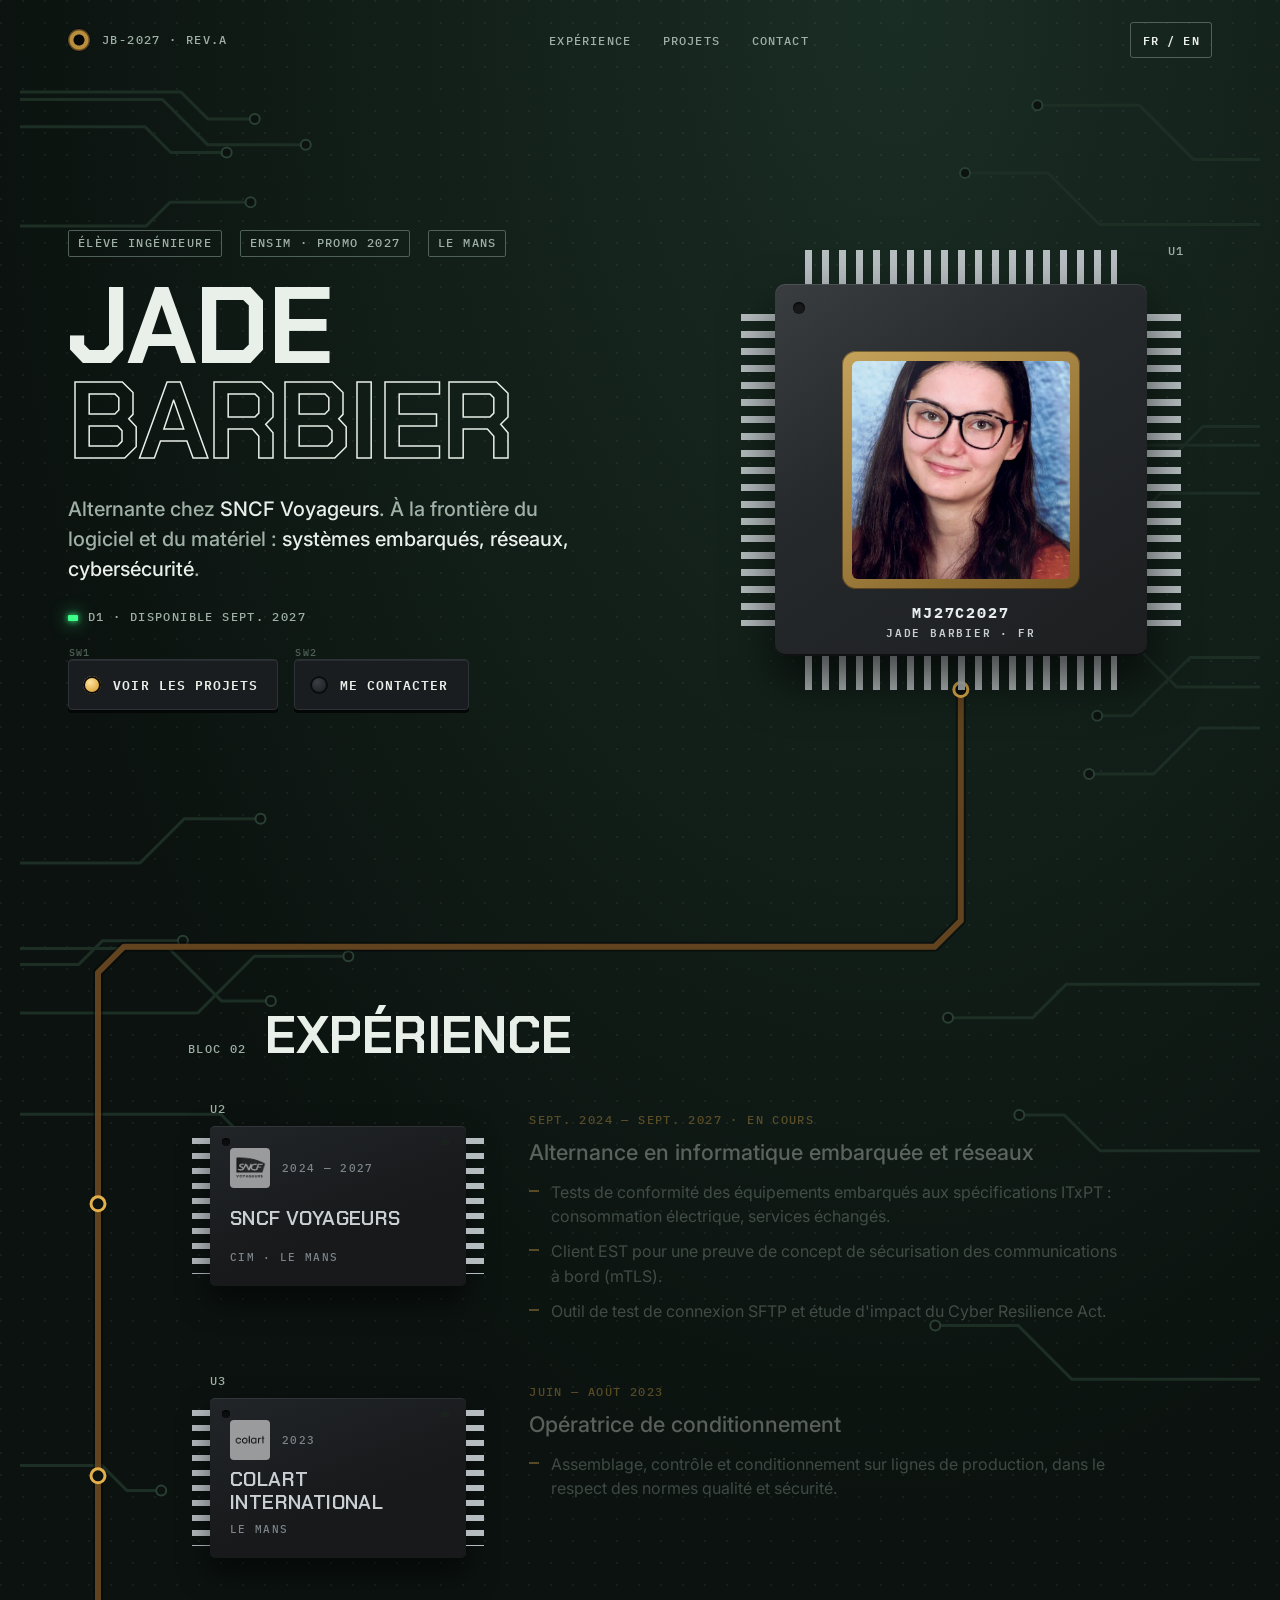
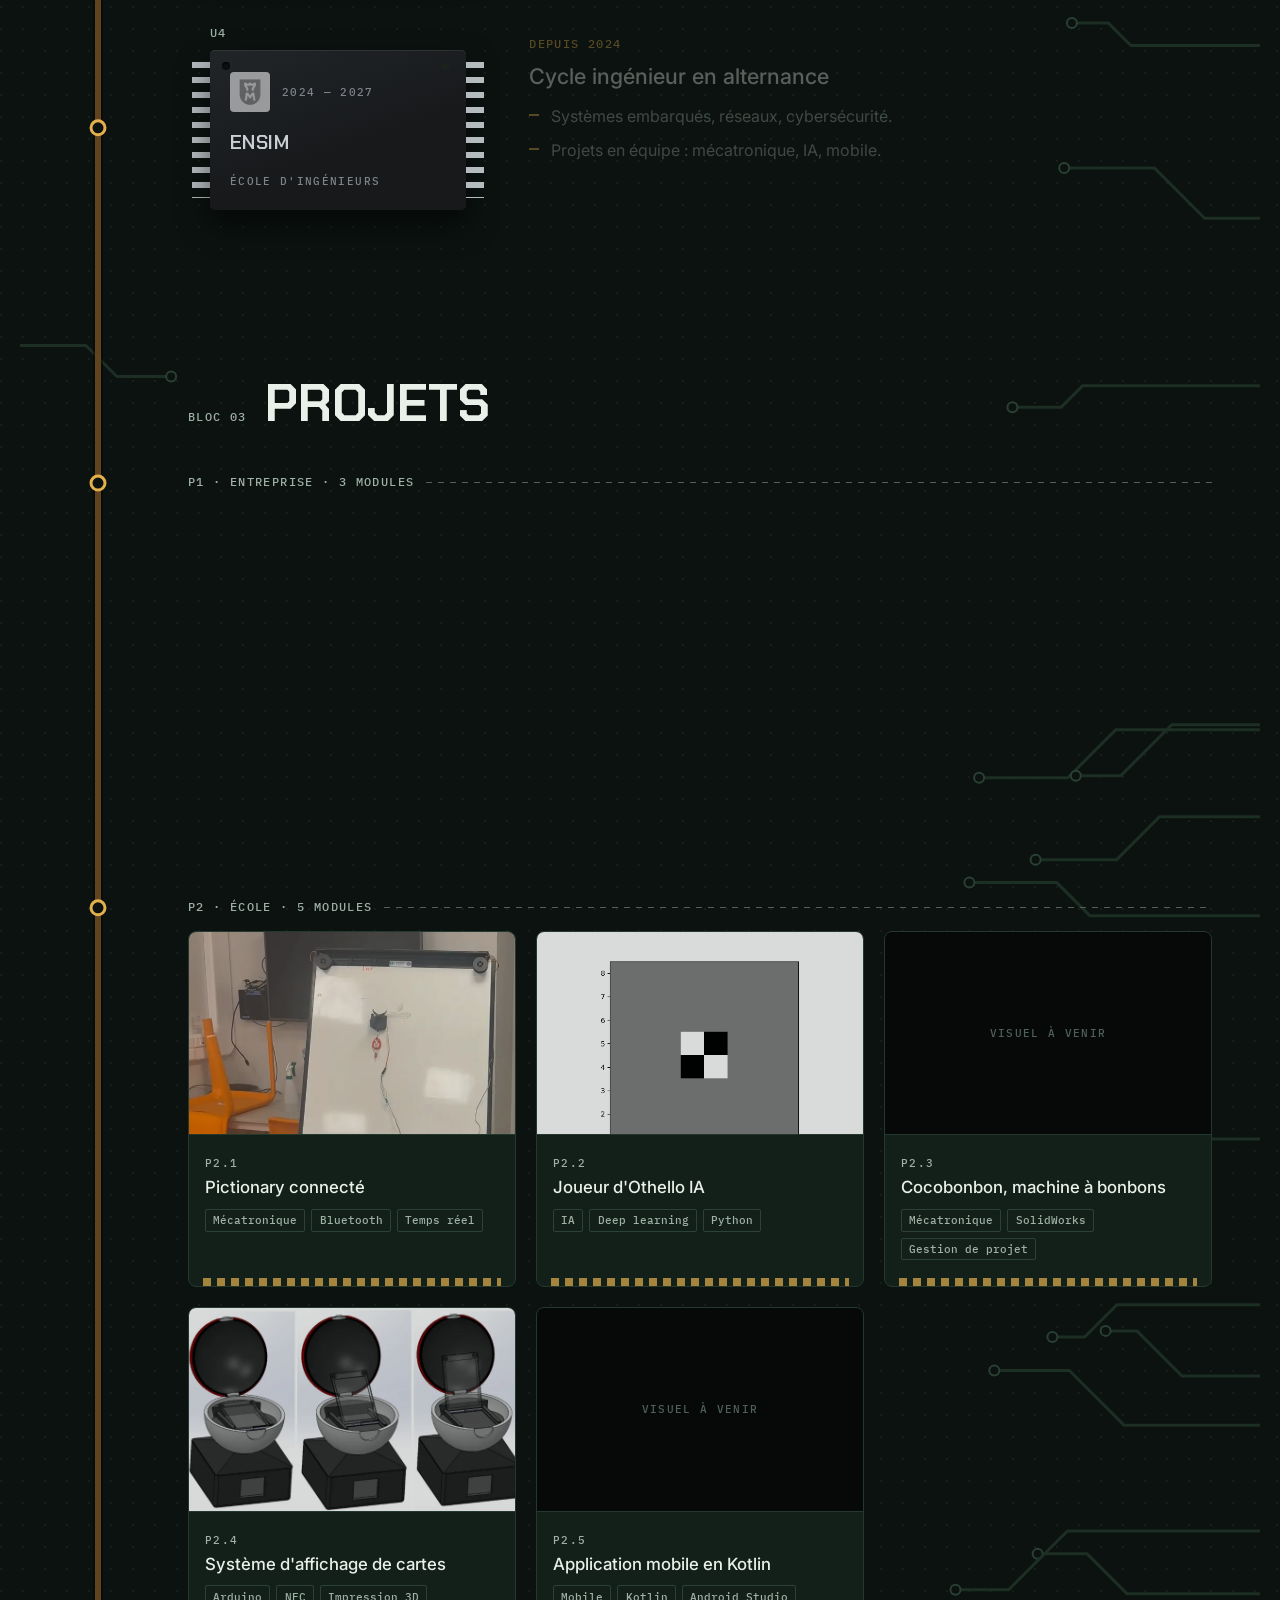
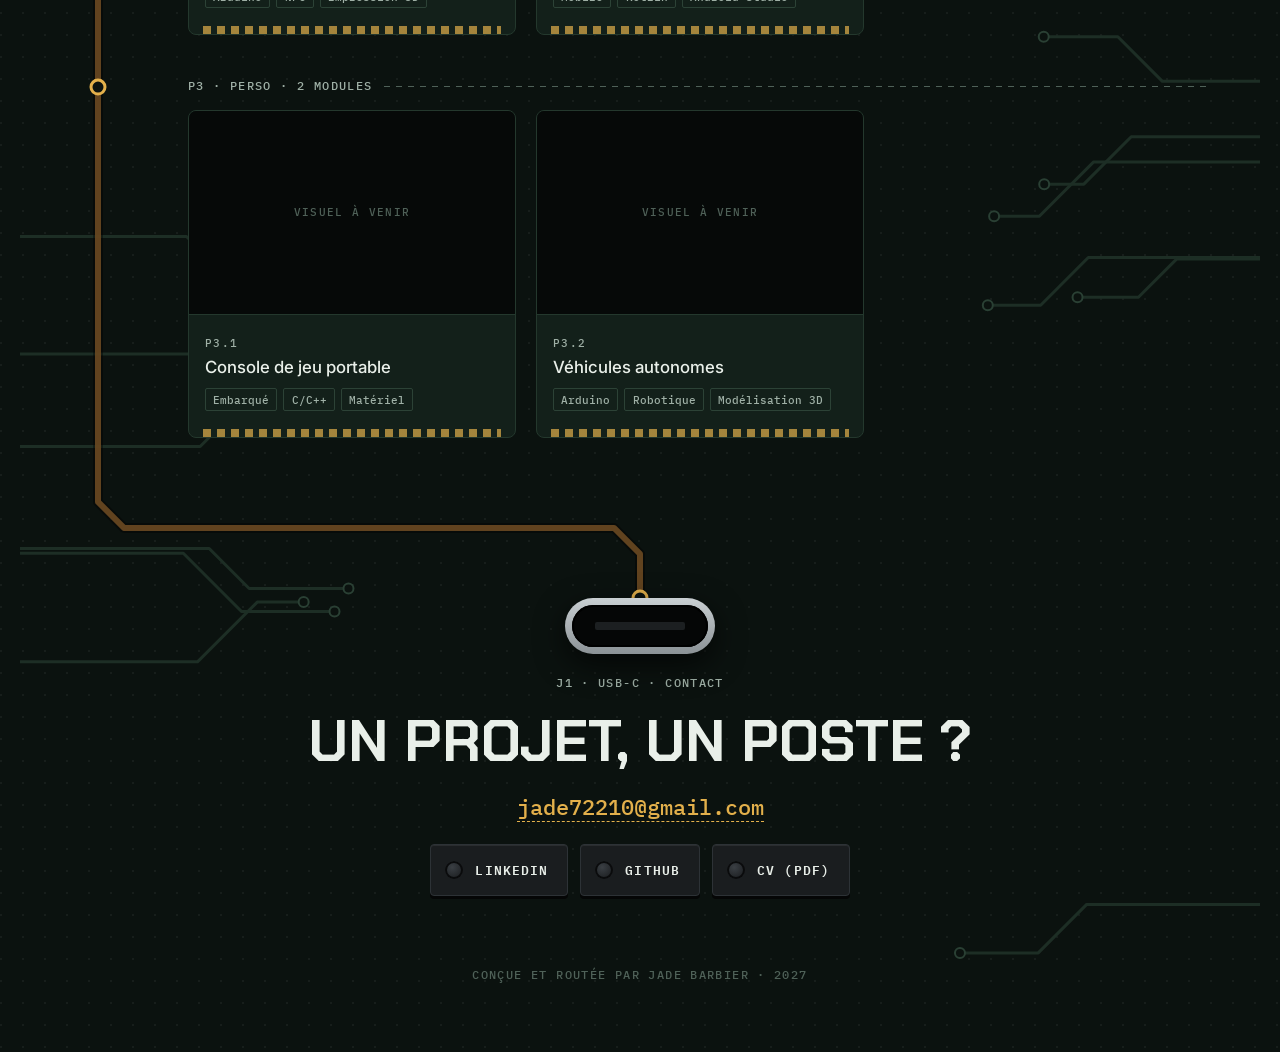
<file: maquette/circuit.html>
<!doctype html>
<html lang="fr">
<head>
<meta charset="utf-8">
<meta name="viewport" content="width=device-width, initial-scale=1">
<title>Jade Barbier · Circuit</title>
<link rel="preconnect" href="https://fonts.googleapis.com">
<link rel="preconnect" href="https://fonts.gstatic.com" crossorigin>
<link href="https://fonts.googleapis.com/css2?family=Chakra+Petch:wght@500;600;700&family=IBM+Plex+Mono:wght@400;500;600&family=Inter:wght@400;500&display=swap" rel="stylesheet">
<style>
:root{
  --pcb:#0b120f; --pcb2:#0f1814; --mask:#13201a;
  --silk:#e9efe9; --silk2:#9fb0a6; --dim:#4f6158;
  --cu:#6b4a22; --gold:#e3b04b; --glow:#ffd27a;
  --led:#3dff8a; --ic:#17191b; --ic2:#222528;
}
*,*::before,*::after{box-sizing:border-box}
html,body{margin:0}
html{scroll-behavior:smooth}
body{background:var(--pcb);color:var(--silk);font-family:Inter,system-ui,sans-serif;overflow-x:clip;
  background-image:
    radial-gradient(circle at 1px 1px,#ffffff0d 1px,transparent 1.5px),
    radial-gradient(120% 60% at 70% 0%,#1a2d24 0%,transparent 60%);
  background-size:22px 22px,100% 100%}
img{display:block;max-width:100%}
a{color:inherit}
.mono{font-family:"IBM Plex Mono",monospace}
.silk{font:500 .72rem/1.3 "IBM Plex Mono",monospace;letter-spacing:.12em;text-transform:uppercase;color:var(--silk2)}

/* ---------- carte ---------- */
.board{position:relative;max-width:1240px;margin:0 auto;padding:0 clamp(16px,4vw,48px)}
#bus{position:absolute;inset:0;width:100%;height:100%;pointer-events:none;overflow:visible;z-index:0}
#bus .base{fill:none;stroke:var(--cu);stroke-width:6;stroke-linejoin:round;stroke-linecap:round;opacity:.9}
#bus .edge{fill:none;stroke:#00000066;stroke-width:10;stroke-linejoin:round}
#bus .live{fill:none;stroke:var(--gold);stroke-width:4;stroke-linejoin:round;stroke-linecap:round;filter:drop-shadow(0 0 6px var(--glow)) drop-shadow(0 0 14px #ffb84a88)}
#bus .head{fill:#fff;filter:drop-shadow(0 0 6px #fff) drop-shadow(0 0 16px var(--glow))}
#bus .via{fill:var(--pcb);stroke:var(--gold);stroke-width:3}
.deco{position:absolute;inset:0;width:100%;height:100%;pointer-events:none;z-index:0}
.deco path{fill:none;stroke:#1d2e25;stroke-width:3;stroke-linejoin:round}
.deco circle{fill:var(--pcb);stroke:#2a4034;stroke-width:2}
section,header,footer{position:relative;z-index:1}

/* ---------- barre ---------- */
.top{display:flex;align-items:center;justify-content:space-between;padding:22px 0}
.top .ref{display:flex;align-items:center;gap:12px}
.hole{width:22px;height:22px;border-radius:50%;background:radial-gradient(circle,#050806 0 5px,#b98f3e 6px 9px,#5d4720 10px);box-shadow:0 0 0 1px #0006}
.top nav{display:flex;gap:4px}
.top nav a{text-decoration:none;font:500 .74rem "IBM Plex Mono";letter-spacing:.1em;text-transform:uppercase;color:var(--silk2);padding:.5rem .8rem;border:1px solid transparent;border-radius:3px}
.top nav a:hover{border-color:var(--dim);color:var(--silk)}
.lang{font:600 .74rem "IBM Plex Mono";letter-spacing:.1em;background:none;color:var(--silk);border:1px solid var(--dim);border-radius:3px;padding:.45rem .7rem;cursor:pointer}

/* ---------- accueil ---------- */
.hero{display:grid;grid-template-columns:1.15fr 1fr;gap:clamp(24px,5vw,72px);align-items:center;min-height:calc(100vh - 80px);padding:20px 0 60px}
.rev{display:flex;gap:18px;flex-wrap:wrap;margin-bottom:22px}
.rev span{border:1px solid var(--dim);padding:.3rem .55rem;border-radius:2px}
h1{font:700 clamp(3.2rem,8.4vw,7.4rem)/.88 "Chakra Petch",sans-serif;letter-spacing:-.01em;text-transform:uppercase;margin:0}
h1 .l2{display:block;color:transparent;-webkit-text-stroke:1.5px var(--silk)}
.role{font:500 clamp(1.05rem,1.6vw,1.25rem)/1.5 Inter;color:var(--silk2);max-width:40ch;margin:26px 0 0}
.role b{color:var(--silk);font-weight:500}
.led{display:inline-flex;align-items:center;gap:10px;margin-top:26px}
.led i{width:10px;height:6px;border-radius:1px;background:var(--led);box-shadow:0 0 6px var(--led),0 0 18px var(--led);animation:blink 2.4s infinite}
@keyframes blink{0%,70%,100%{opacity:1}80%{opacity:.25}}
.sw{display:flex;gap:16px;margin-top:34px;flex-wrap:wrap}
.btn{position:relative;display:inline-flex;align-items:center;gap:12px;text-decoration:none;padding:.85rem 1.2rem .85rem .9rem;border-radius:4px;background:#1a1d1f;border:1px solid #2d3236;font:600 .82rem "IBM Plex Mono";letter-spacing:.08em;text-transform:uppercase;box-shadow:inset 0 1px #ffffff12,0 3px 0 #050606;transition:transform .12s,box-shadow .12s}
.btn::before{content:"";width:18px;height:18px;border-radius:50%;background:radial-gradient(circle at 40% 35%,#3a3f44,#141618);box-shadow:inset 0 0 0 2px #0a0b0c}
.btn.p::before{background:radial-gradient(circle at 40% 35%,#ffe2a0,var(--gold) 55%,#7a5a1e)}
.btn:hover{transform:translateY(2px);box-shadow:inset 0 1px #ffffff12,0 1px 0 #050606}
.btn small{position:absolute;top:-1.4em;left:0;font:500 .62rem "IBM Plex Mono";color:var(--dim);letter-spacing:.12em}

/* puce principale : boîtier céramique à fenêtre (EPROM) */
.u1{position:relative;justify-self:center;width:min(100%,440px);aspect-ratio:1;padding:34px}
.u1 .pins{position:absolute;inset:0}
.u1 .pins i{position:absolute;background:repeating-linear-gradient(var(--dir,90deg),#c9cfd2 0 7px,transparent 7px 17px);opacity:.9}
.u1 .pins .t,.u1 .pins .b{left:64px;right:64px;height:34px;--dir:90deg}
.u1 .pins .t{top:0}.u1 .pins .b{bottom:0}
.u1 .pins .l,.u1 .pins .r{top:64px;bottom:64px;width:34px;--dir:180deg}
.u1 .pins .l{left:0}.u1 .pins .r{right:0}
.u1 .pkg{position:relative;height:100%;border-radius:10px;background:linear-gradient(145deg,#3a3d40,#26292c 40%,#1c1e20);box-shadow:inset 0 1px #ffffff1c,inset 0 -2px #0008,0 24px 50px #000a;display:grid;place-items:center}
.u1 .pkg::after{content:"";position:absolute;left:18px;top:18px;width:12px;height:12px;border-radius:50%;background:#16181a;box-shadow:inset 0 1px 2px #000}
.u1 .win{position:relative;width:64%;aspect-ratio:1;border-radius:14px;padding:10px;background:linear-gradient(145deg,#c4a25a,#7a5a22);box-shadow:inset 0 0 0 1px #0006}
.u1 .win img{width:100%;height:100%;object-fit:cover;border-radius:6px;filter:saturate(.9) contrast(1.05)}
.u1 .win::after{content:"";position:absolute;inset:10px;border-radius:6px;background:linear-gradient(130deg,#ffffff38,transparent 38%,transparent 70%,#ffffff14);mix-blend-mode:screen}
.u1 .mark{position:absolute;left:0;right:0;bottom:16px;text-align:center;font:600 .7rem/1.5 "IBM Plex Mono";letter-spacing:.16em;color:#c8cdd0}
.u1 .mark b{display:block;font-size:.95rem;color:#e8ecee}
.u1 .ref{position:absolute;top:-6px;right:-4px}
.node{position:absolute;width:1px;height:1px}

/* ---------- sections ---------- */
.sec{padding:110px 0 40px}
.sec-h{padding-left:120px;display:flex;align-items:baseline;gap:18px;margin-bottom:46px}
.sec-h h2{font:700 clamp(2rem,4vw,3.2rem)/1 "Chakra Petch";text-transform:uppercase;margin:0}
.sec-h .silk{white-space:nowrap}

/* composants expérience */
.parts{display:grid;gap:56px}
.part{position:relative;display:grid;grid-template-columns:300px 1fr;gap:clamp(24px,4vw,64px);align-items:start;padding-left:120px}
.chip{position:relative;padding:18px 22px}
.chip::before,.chip::after{content:"";position:absolute;top:30px;bottom:30px;width:18px;background:repeating-linear-gradient(180deg,#b5bcc0 0 6px,transparent 6px 15px)}
.chip::before{left:4px}.chip::after{right:4px}
.chip .body{position:relative;background:linear-gradient(160deg,var(--ic2),var(--ic) 60%);border-radius:5px;padding:22px 20px;box-shadow:inset 0 1px #ffffff14,0 14px 30px #0008;min-height:160px;display:flex;flex-direction:column;justify-content:space-between}
.chip .body::before{content:"";position:absolute;left:12px;top:12px;width:8px;height:8px;border-radius:50%;background:#0d0e0f;box-shadow:inset 0 1px 2px #000}
.chip .logo{display:flex;align-items:center;gap:12px}
.chip .logo img{width:40px;height:40px;object-fit:contain;border-radius:4px;background:#fff;padding:3px;filter:grayscale(1) contrast(1.1);opacity:.55;transition:.6s}
.chip h3{font:600 1.25rem/1.15 "Chakra Petch";margin:0;color:#c9cfd2;text-transform:uppercase;letter-spacing:.02em;transition:.6s}
.chip .code{font:500 .7rem "IBM Plex Mono";color:#7d858a;letter-spacing:.12em}
.chip .pin1{position:absolute;right:16px;top:14px;width:9px;height:5px;background:#1b211d;border-radius:1px;transition:.4s}
.chip .refd{position:absolute;left:22px;top:-6px}
.part.on .chip .logo img{filter:none;opacity:1}
.part.on .chip h3{color:#fff}
.part.on .chip .pin1{background:var(--led);box-shadow:0 0 6px var(--led),0 0 16px var(--led)}
.notes{opacity:.35;transform:translateX(-10px);transition:opacity .7s,transform .7s}
.part.on .notes{opacity:1;transform:none}
.notes .when{color:var(--gold)}
.notes h4{font:500 1.35rem/1.3 Inter;margin:10px 0 14px}
.notes ul{margin:0;padding:0;list-style:none;display:grid;gap:10px;color:var(--silk2);line-height:1.55;max-width:60ch}
.notes li{position:relative;padding-left:22px}
.notes li::before{content:"";position:absolute;left:0;top:.62em;width:10px;height:2px;background:var(--gold)}
.part .node{left:30px;top:96px}

/* modules projets */
.banks{display:grid;gap:44px;padding-left:120px}
.bank{position:relative}
.bank > .silk{display:flex;align-items:center;gap:12px;margin-bottom:16px}
.bank > .silk::after{content:"";flex:1;height:1px;background:repeating-linear-gradient(90deg,var(--dim) 0 6px,transparent 6px 12px)}
.bank .node{left:-90px;top:8px}
.mods{display:grid;grid-template-columns:repeat(auto-fill,minmax(250px,1fr));gap:20px}
.mod{position:relative;background:var(--mask);border:1px solid #24382d;border-radius:8px;overflow:hidden;cursor:pointer;transition:transform .3s,border-color .3s,box-shadow .3s}
.mod::before{content:"";position:absolute;left:14px;right:14px;bottom:0;height:8px;background:repeating-linear-gradient(90deg,var(--gold) 0 8px,transparent 8px 14px);opacity:.7}
.mod:hover{transform:translateY(-4px);border-color:var(--gold);box-shadow:0 10px 30px #0008,0 0 0 1px #e3b04b33}
.mod .scr{aspect-ratio:16/10;background:#060908;display:grid;place-items:center;border-bottom:1px solid #24382d;position:relative;overflow:hidden}
.mod .scr img{width:100%;height:100%;object-fit:cover;opacity:.85;transition:opacity .3s}
.mod:hover .scr img{opacity:1}
.mod .scr .none{font:500 .7rem "IBM Plex Mono";letter-spacing:.12em;color:var(--dim);text-transform:uppercase}
.mod .txt{padding:16px 16px 26px}
.mod .txt .silk{font-size:.66rem}
.mod h3{font:500 1.05rem/1.3 Inter;margin:6px 0 10px}
.mod .tags{display:flex;flex-wrap:wrap;gap:6px}
.mod .tags span{font:500 .66rem "IBM Plex Mono";color:var(--silk2);border:1px solid #2c4236;padding:.2rem .45rem;border-radius:2px}

/* contact : port USB-C */
.foot{padding:120px 0 70px;display:grid;justify-items:center;text-align:center;gap:22px}
.port{position:relative;width:150px;height:56px;border-radius:28px;background:linear-gradient(#c9cfd2,#8b9296);padding:7px;box-shadow:0 10px 30px #000a}
.port::after{content:"";position:absolute;inset:7px;border-radius:22px;background:#050606;box-shadow:inset 0 0 0 2px #000}
.port i{position:absolute;z-index:1;left:30px;right:30px;top:24px;height:8px;border-radius:2px;background:#1c1f21}
.port.on{box-shadow:0 10px 30px #000a,0 0 30px #e3b04b55}
.port .node{left:50%;top:0;z-index:2}
.foot h2{font:700 clamp(2rem,5vw,3.6rem)/1 "Chakra Petch";text-transform:uppercase;margin:0}
.foot .mail{font:500 clamp(1rem,2.2vw,1.4rem) "IBM Plex Mono";color:var(--gold);text-decoration:none;border-bottom:1px dashed var(--gold)}
.foot .links{display:flex;gap:12px;flex-wrap:wrap;justify-content:center}
.sig{margin-top:50px;color:var(--dim)}

.fade{opacity:0;transform:translateY(16px);transition:opacity .8s,transform .8s;transition-delay:var(--d,0s)}
.fade.in{opacity:1;transform:none}

@media (max-width:900px){
  .top nav{display:none}
  .hero{grid-template-columns:1fr;min-height:0;padding-top:10px}
  .u1{width:min(84%,340px);order:-1;padding:26px}
  .u1 .pins .t,.u1 .pins .b{left:48px;right:48px;height:26px}
  .u1 .pins .l,.u1 .pins .r{top:48px;bottom:48px;width:26px}
  .part{grid-template-columns:1fr;padding-left:44px;gap:18px}
  .part .node{left:-30px;top:60px}
  .chip{max-width:320px}
  .banks{padding-left:44px}
  .bank .node{left:-30px}
  .sec-h{padding-left:44px}
  .u1 .node{display:none}
  .deco{opacity:.45}
}
@media (prefers-reduced-motion:reduce){
  html{scroll-behavior:auto}
  .fade{opacity:1;transform:none;transition:none}
  .led i{animation:none}
}
</style>
</head>
<body>
<div class="board" id="board">
  <svg class="deco" id="deco" aria-hidden="true"></svg>
  <svg id="bus" aria-hidden="true">
    <path class="edge" id="edge"/>
    <path class="base" id="base"/>
    <path class="live" id="live"/>
    <g id="vias"></g>
    <circle class="head" id="head" r="5"/>
  </svg>

  <header class="top">
    <div class="ref"><span class="hole"></span><span class="silk">JB-2027 · REV.A</span></div>
    <nav><a href="#xp">Expérience</a><a href="#projets">Projets</a><a href="#contact">Contact</a></nav>
    <button class="lang" type="button">FR / EN</button>
  </header>

  <section class="hero">
    <div>
      <div class="rev silk fade"><span>Élève ingénieure</span><span>ENSIM · promo 2027</span><span>Le Mans</span></div>
      <h1 class="fade" style="--d:.1s">Jade<span class="l2">Barbier</span></h1>
      <p class="role fade" style="--d:.2s">Alternante chez <b>SNCF Voyageurs</b>. À la frontière du logiciel et du matériel : <b>systèmes embarqués, réseaux, cybersécurité</b>.</p>
      <div class="led silk fade" style="--d:.3s"><i></i>D1 · disponible sept. 2027</div>
      <div class="sw fade" style="--d:.4s">
        <a class="btn p" href="#projets"><small>SW1</small>Voir les projets</a>
        <a class="btn" href="#contact"><small>SW2</small>Me contacter</a>
      </div>
    </div>
    <div class="u1 fade" style="--d:.15s">
      <div class="pins"><i class="t"></i><i class="b"></i><i class="l"></i><i class="r"></i></div>
      <div class="pkg">
        <div class="win"><img src="assets/jade.webp" alt="Portrait de Jade Barbier"></div>
        <div class="mark"><b>MJ27C2027</b>JADE BARBIER · FR</div>
      </div>
      <span class="ref silk">U1</span>
      <span class="node" data-node data-mid style="left:50%;bottom:0"></span>
    </div>
  </section>

  <section class="sec" id="xp">
    <div class="sec-h"><span class="silk">Bloc 02</span><h2>Expérience</h2></div>
    <div class="parts">
      <article class="part">
        <span class="node" data-node></span>
        <div class="chip"><span class="refd silk">U2</span><div class="body"><span class="pin1"></span>
          <div class="logo"><img src="assets/sncf.webp" alt=""><span class="code">2024 — 2027</span></div>
          <h3>SNCF Voyageurs</h3><span class="code">CIM · LE MANS</span></div></div>
        <div class="notes">
          <span class="silk when">Sept. 2024 — sept. 2027 · en cours</span>
          <h4>Alternance en informatique embarquée et réseaux</h4>
          <ul><li>Tests de conformité des équipements embarqués aux spécifications ITxPT : consommation électrique, services échangés.</li><li>Client EST pour une preuve de concept de sécurisation des communications à bord (mTLS).</li><li>Outil de test de connexion SFTP et étude d'impact du Cyber Resilience Act.</li></ul>
        </div>
      </article>
      <article class="part">
        <span class="node" data-node></span>
        <div class="chip"><span class="refd silk">U3</span><div class="body"><span class="pin1"></span>
          <div class="logo"><img src="assets/colart.webp" alt=""><span class="code">2023</span></div>
          <h3>Colart International</h3><span class="code">LE MANS</span></div></div>
        <div class="notes">
          <span class="silk when">Juin — août 2023</span>
          <h4>Opératrice de conditionnement</h4>
          <ul><li>Assemblage, contrôle et conditionnement sur lignes de production, dans le respect des normes qualité et sécurité.</li></ul>
        </div>
      </article>
      <article class="part">
        <span class="node" data-node></span>
        <div class="chip"><span class="refd silk">U4</span><div class="body"><span class="pin1"></span>
          <div class="logo"><img src="assets/ensim.webp" alt=""><span class="code">2024 — 2027</span></div>
          <h3>ENSIM</h3><span class="code">ÉCOLE D'INGÉNIEURS</span></div></div>
        <div class="notes">
          <span class="silk when">Depuis 2024</span>
          <h4>Cycle ingénieur en alternance</h4>
          <ul><li>Systèmes embarqués, réseaux, cybersécurité.</li><li>Projets en équipe : mécatronique, IA, mobile.</li></ul>
        </div>
      </article>
    </div>
  </section>

  <section class="sec" id="projets">
    <div class="sec-h"><span class="silk">Bloc 03</span><h2>Projets</h2></div>
    <div class="banks" id="banks"></div>
  </section>

  <footer class="foot" id="contact">
    <div class="port" id="port"><i></i><span class="node" data-node></span></div>
    <span class="silk">J1 · USB-C · contact</span>
    <h2>Un projet, un poste ?</h2>
    <a class="mail" href="mailto:jade72210@gmail.com">jade72210@gmail.com</a>
    <div class="links">
      <a class="btn" href="https://www.linkedin.com/in/jade-barbier-b261b8266" target="_blank" rel="noopener">LinkedIn</a>
      <a class="btn" href="https://github.com/MoggleJ" target="_blank" rel="noopener">GitHub</a>
      <a class="btn" href="#">CV (PDF)</a>
    </div>
    <span class="silk sig">Conçue et routée par Jade Barbier · 2027</span>
  </footer>
</div>

<script src="data.js"></script>
<script>
// ---------- projets en modules ----------
(()=>{const banks=[['pro','Entreprise','P1'],['school','École','P2'],['perso','Perso','P3']];
 const host=document.getElementById('banks');
 host.innerHTML=banks.map(([k,label,ref])=>{
  const items=(window.PROJECTS||[]).filter(p=>p.kind===k);
  return `<div class="bank"><span class="node" data-node></span><div class="silk">${ref} · ${label} · ${items.length} modules</div><div class="mods">${
   items.map((p,i)=>`<article class="mod fade" style="--d:${i*.06}s"><div class="scr">${p.img?`<img src="${p.img}" alt="" loading="lazy">`:'<span class="none">visuel à venir</span>'}</div><div class="txt"><span class="silk">${ref}.${i+1}</span><h3>${p.title}</h3><div class="tags">${(p.tags||[]).slice(0,3).map(t=>`<span>${t}</span>`).join('')}</div></div></article>`).join('')
  }</div></div>`}).join('');
})();

// ---------- apparitions ----------
const io=new IntersectionObserver(es=>es.forEach(e=>{if(e.isIntersecting){e.target.classList.add('in');io.unobserve(e.target)}}),{threshold:.12});
document.querySelectorAll('.fade').forEach(el=>io.observe(el));

// ---------- piste principale ----------
const board=document.getElementById('board'),bus=document.getElementById('bus');
const base=document.getElementById('base'),edge=document.getElementById('edge'),live=document.getElementById('live'),head=document.getElementById('head'),vias=document.getElementById('vias');
let samples=[],total=0,nodes=[];
const C=26; // chanfrein 45°
function route(){
  const b=board.getBoundingClientRect();
  bus.setAttribute('viewBox',`0 0 ${b.width} ${board.scrollHeight}`);
  nodes=[...document.querySelectorAll('[data-node]')].filter(n=>n.offsetParent).map(n=>{const r=n.getBoundingClientRect();return{mid:n.hasAttribute('data-mid'),x:r.left-b.left,y:r.top-b.top,el:n.closest('.part,.bank,.foot,.u1')}});
  let d=`M${nodes[0].x},${nodes[0].y}`;
  for(let i=1;i<nodes.length;i++){
    const a=nodes[i-1],z=nodes[i],dx=z.x-a.x,s=Math.sign(dx);
    if(Math.abs(dx)<2*C){d+=` L${a.x},${z.y-Math.abs(dx)} L${z.x},${z.y}`;continue}
    const ym=Math.max(a.y+C+10,a.mid?(a.y+z.y)/2:z.y-70);
    d+=` L${a.x},${ym-C} L${a.x+s*C},${ym} L${z.x-s*C},${ym} L${z.x},${ym+C} L${z.x},${z.y}`;
  }
  for(const p of [base,edge,live])p.setAttribute('d',d);
  total=live.getTotalLength();
  live.style.strokeDasharray=total;
  samples=[];for(let l=0;l<=total;l+=6){const p=live.getPointAtLength(l);samples.push([l,p.x,p.y])}
  vias.innerHTML=nodes.map(n=>`<circle class="via" cx="${n.x}" cy="${n.y}" r="7"/>`).join('');
  tick();
}
function tick(){
  if(!samples.length)return;
  const b=board.getBoundingClientRect(),lim=-b.top+innerHeight*.62;
  // le courant suit la piste : il s'arrête au premier point qui dépasse la ligne de lecture
  let k=0;while(k<samples.length-1&&samples[k+1][2]<=lim)k++;
  const [l,x,y]=samples[k];
  live.style.strokeDashoffset=total-l;
  head.setAttribute('cx',x);head.setAttribute('cy',y);
  head.style.opacity=k>0&&k<samples.length-1?1:0;
  nodes.forEach(n=>n.el&&n.el.classList.toggle('on',n.y<=y+1));
  document.getElementById('port').classList.toggle('on',k>=samples.length-1);
}
addEventListener('scroll',()=>requestAnimationFrame(tick),{passive:true});
addEventListener('resize',()=>requestAnimationFrame(route));
addEventListener('load',route);
document.fonts&&document.fonts.ready.then(route);

// ---------- pistes décoratives ----------
(()=>{const svg=document.getElementById('deco');let seed=7;const rnd=()=>(seed=(seed*16807)%2147483647)/2147483647;
function draw(){const w=board.clientWidth,h=board.scrollHeight;svg.setAttribute('viewBox',`0 0 ${w} ${h}`);let out='';
 for(let i=0;i<Math.round(h/90);i++){const left=rnd()<.5,x0=left?-10:w+10,y0=rnd()*h,len=60+rnd()*160,dir=left?1:-1,dy=(rnd()<.5?-1:1)*(20+rnd()*40);
  const x1=x0+dir*len,x2=x1+dir*Math.abs(dy),y2=y0+dy,x3=x2+dir*(30+rnd()*80);
  out+=`<path d="M${x0},${y0} L${x1},${y0} L${x2},${y2} L${x3},${y2}"/><circle cx="${x3}" cy="${y2}" r="5"/>`}
 svg.innerHTML=out}
addEventListener('load',draw);addEventListener('resize',draw)})();
</script>
</body>
</html>
</file>
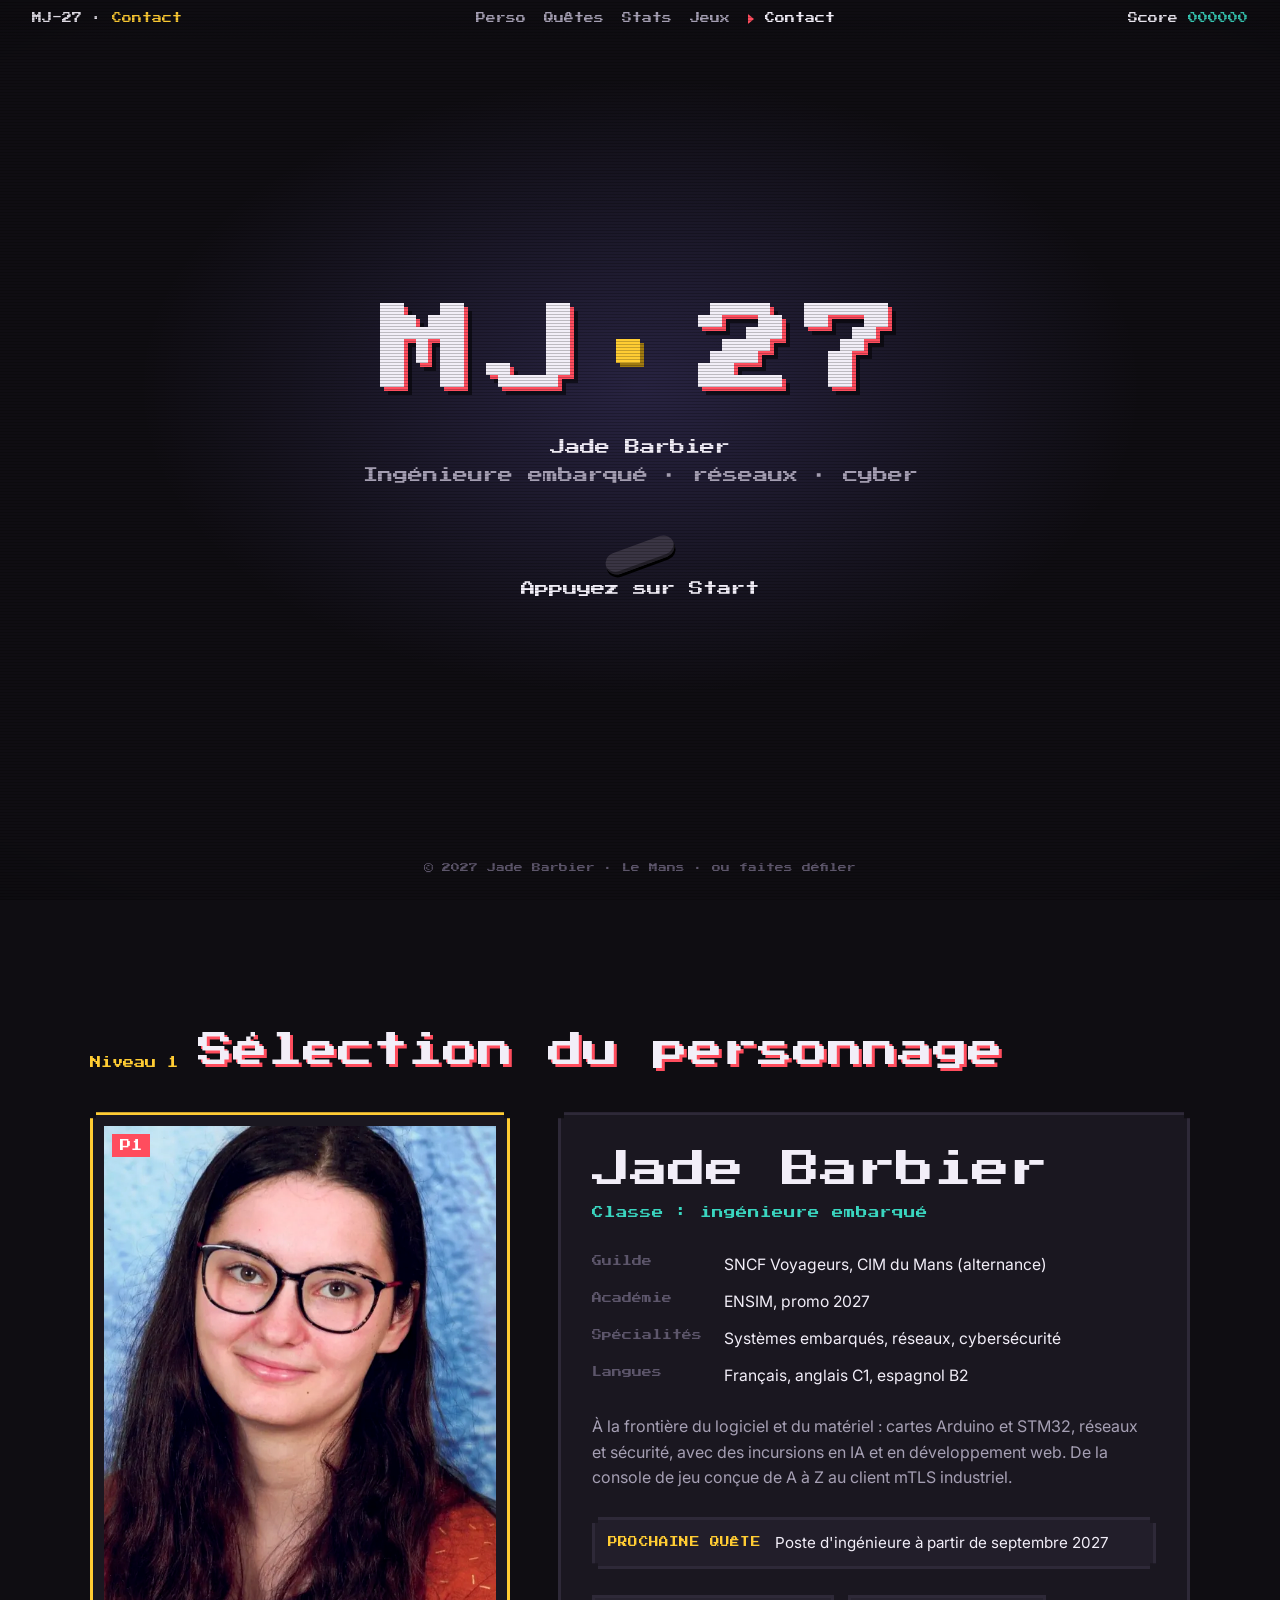
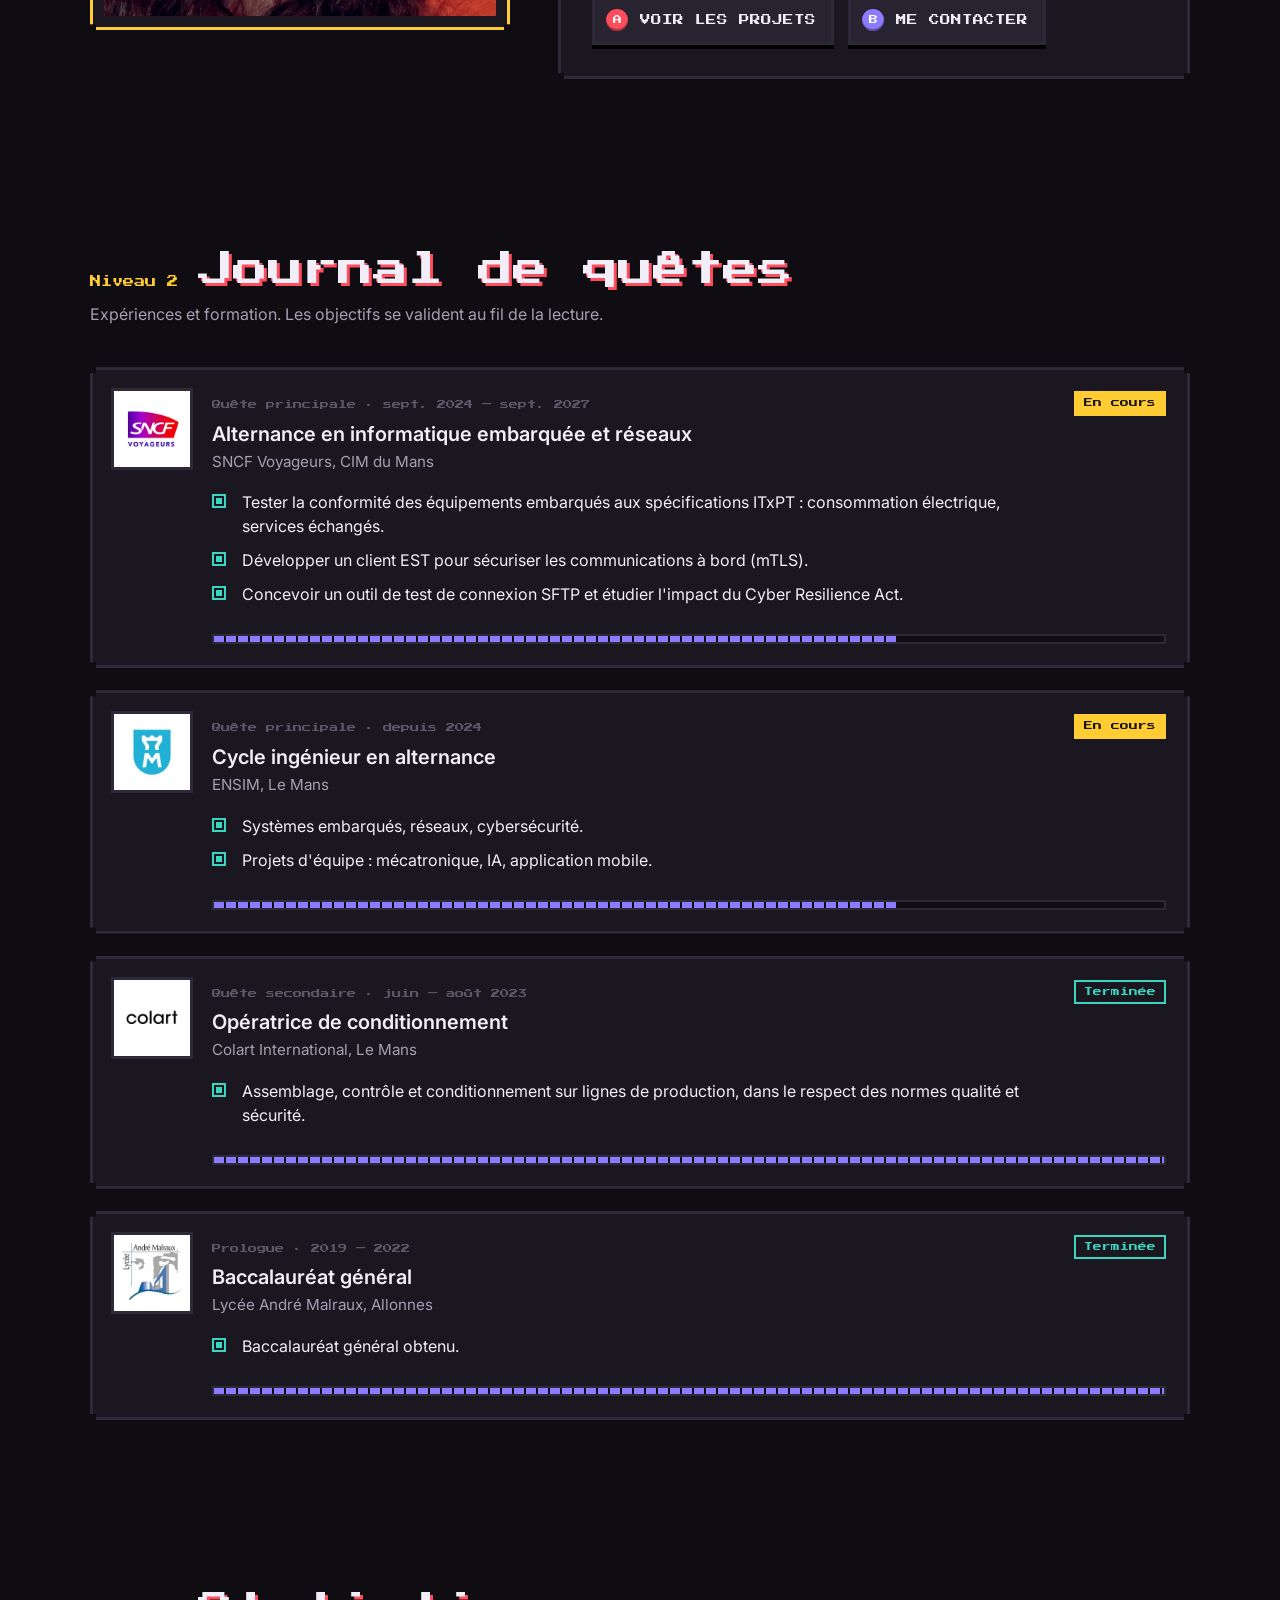
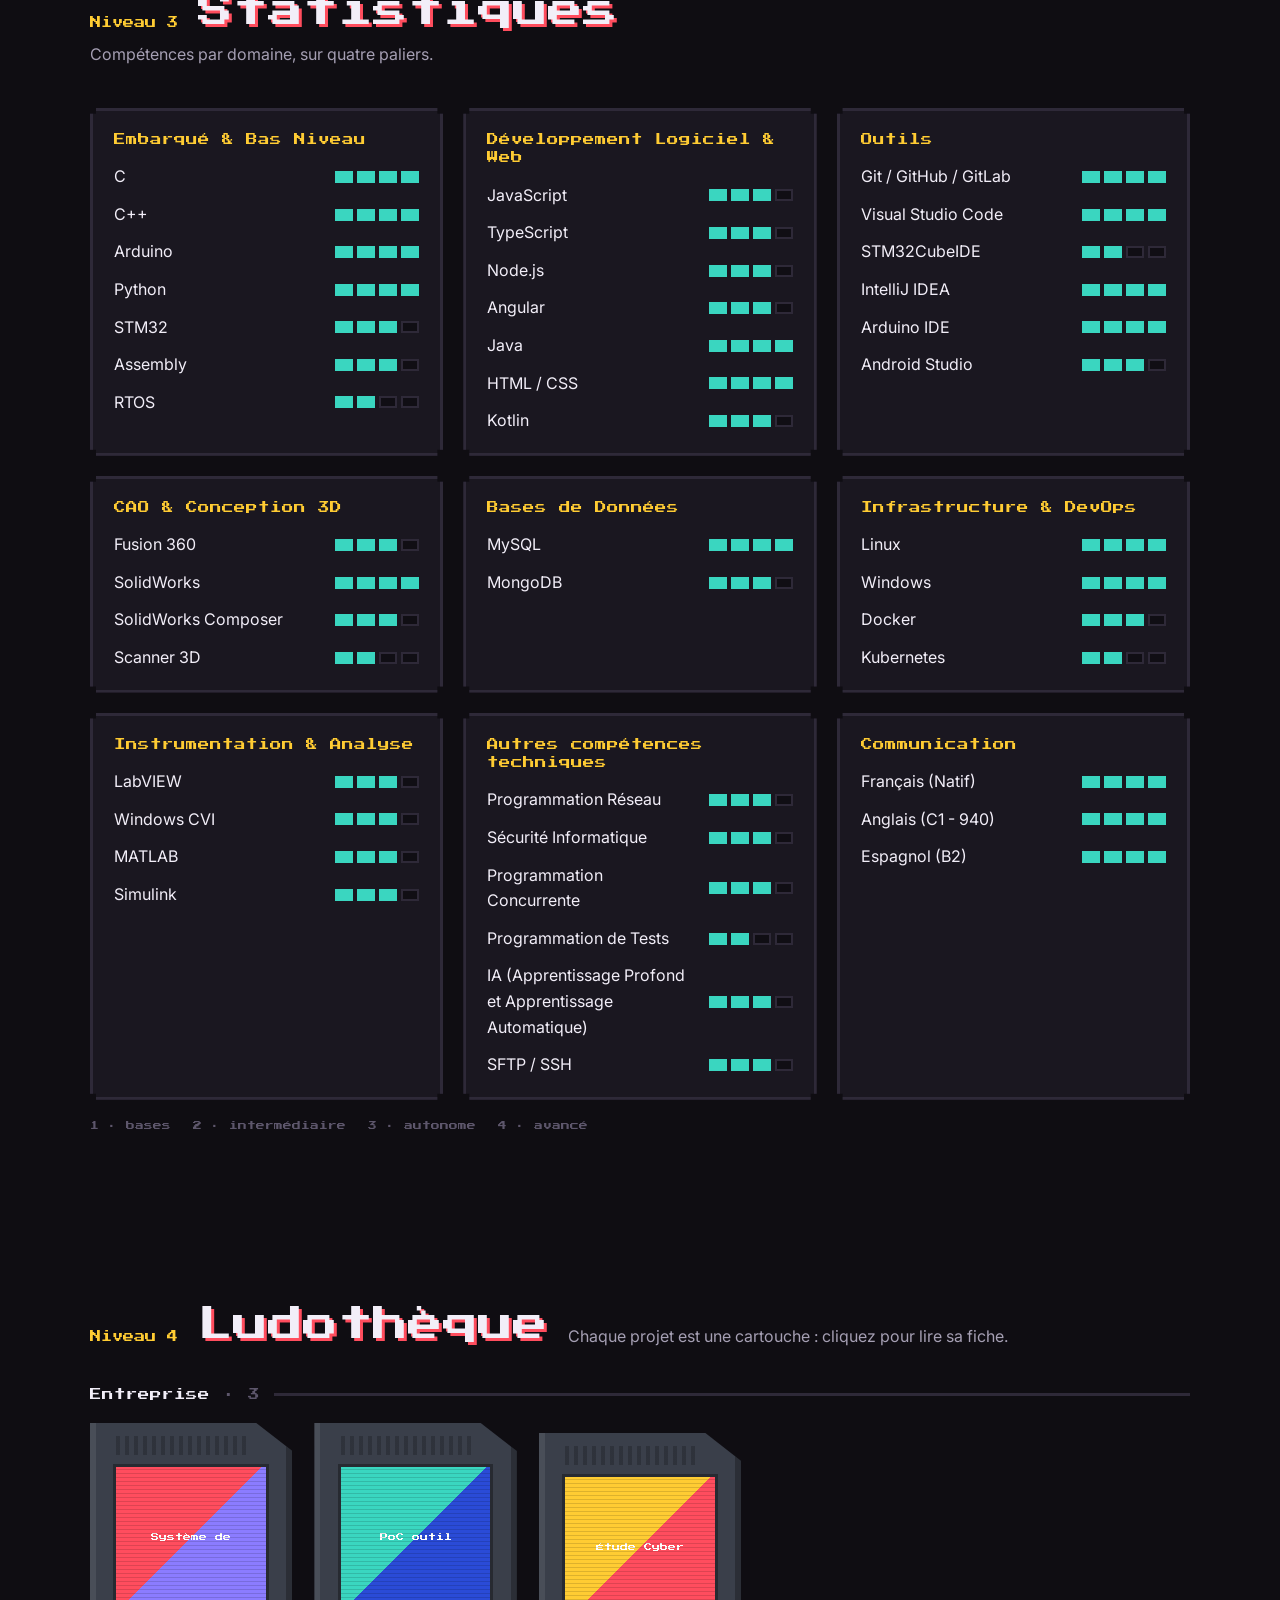
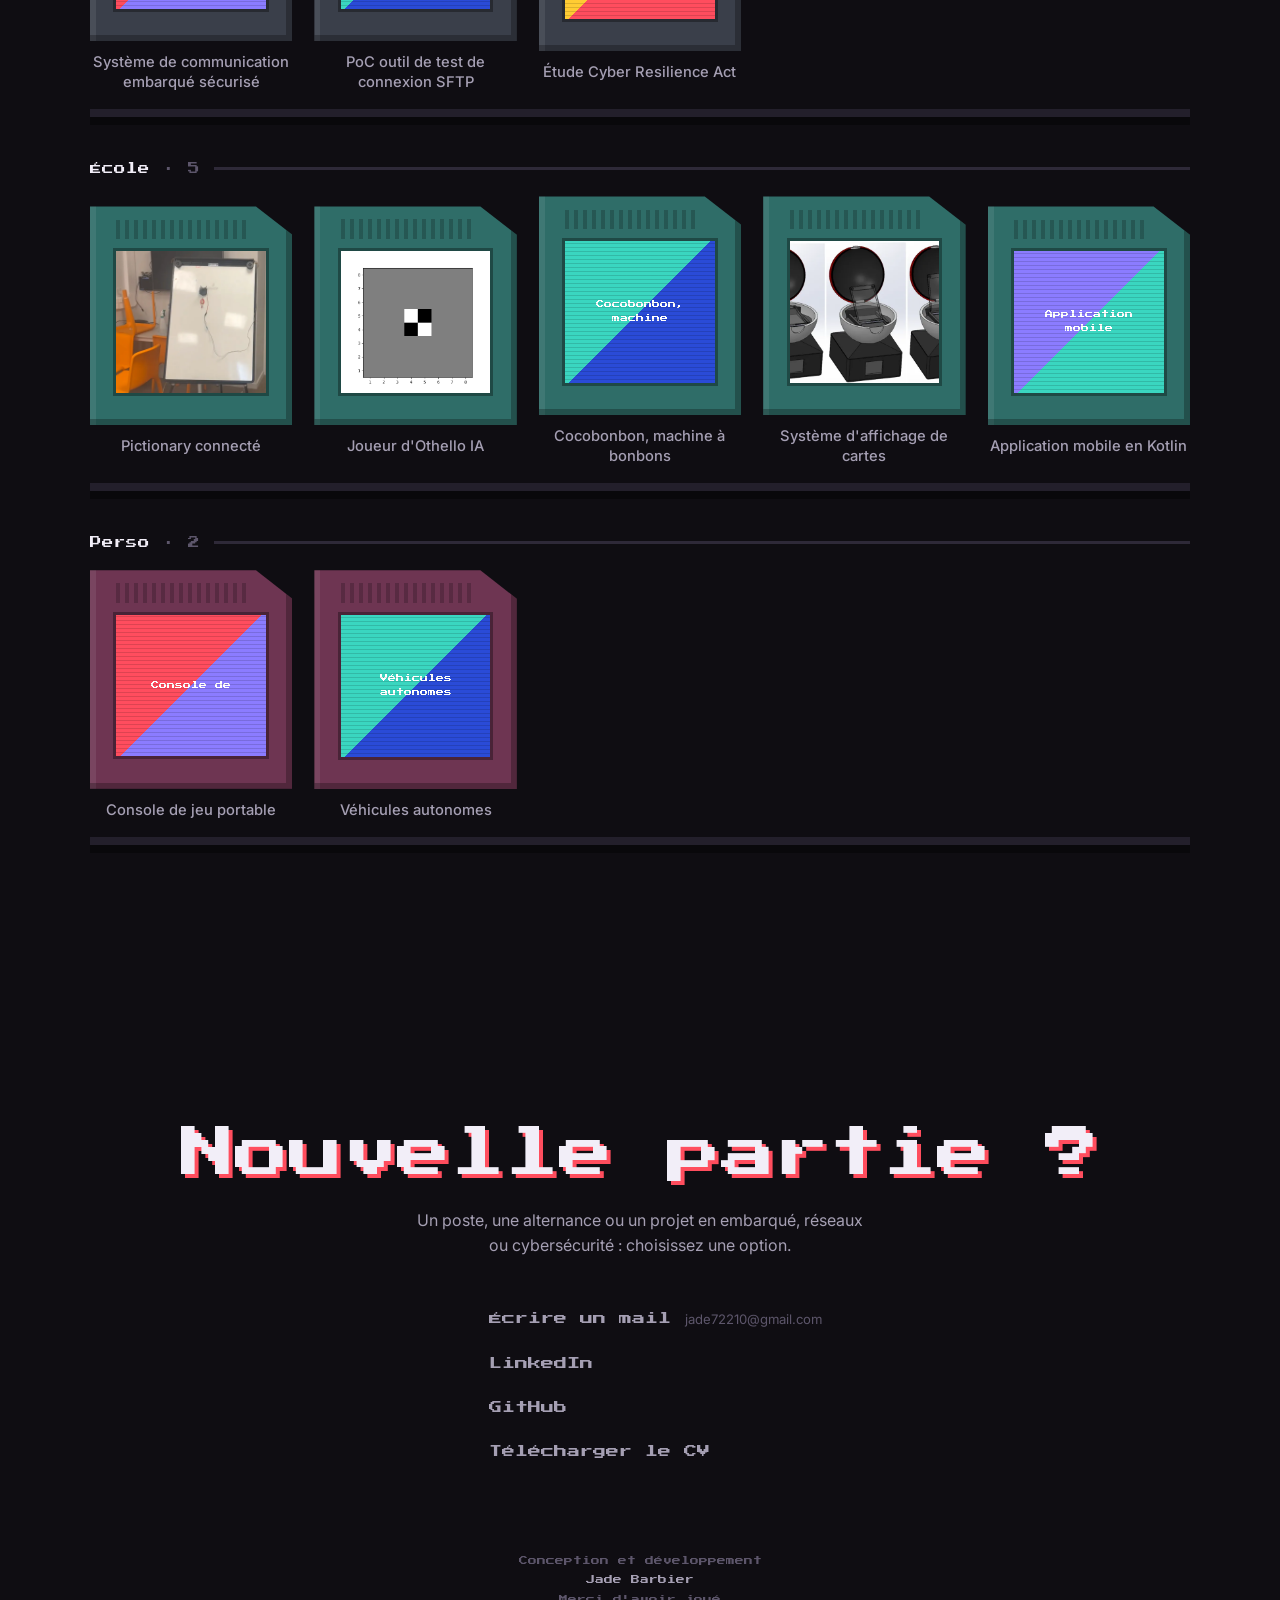
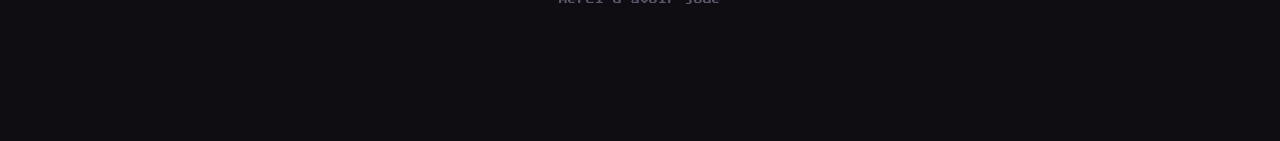
<file: maquette/console.html>
<!doctype html>
<html lang="fr">
<head>
<meta charset="utf-8">
<meta name="viewport" content="width=device-width, initial-scale=1">
<title>Jade Barbier · Console</title>
<link rel="preconnect" href="https://fonts.googleapis.com">
<link rel="preconnect" href="https://fonts.gstatic.com" crossorigin>
<link href="https://fonts.googleapis.com/css2?family=Press+Start+2P&family=Inter:wght@400;500;600&display=swap" rel="stylesheet">
<style>
:root{
  --bg:#0f0d12; --pane:#1a1720; --line:#2e2938; --ink:#f2eef8; --mute:#a59fb3; --dim:#5d566b;
  --red:#ff4d5e; --yel:#ffcc33; --teal:#3ad6c0; --vio:#8b7cff;
  --px:"Press Start 2P",monospace;
}
*,*::before,*::after{box-sizing:border-box}
html,body{margin:0}
html{scroll-behavior:smooth}
body{background:var(--bg);color:var(--ink);font:400 1rem/1.6 Inter,system-ui,sans-serif;overflow-x:clip}
img{display:block;max-width:100%}
a{color:inherit}
button{font:inherit;color:inherit}
/* écran cathodique : lignes de balayage + vignette */
body::after{content:"";position:fixed;inset:0;pointer-events:none;z-index:50;
  background:repeating-linear-gradient(#0000 0 2px,#00000038 2px 3px),radial-gradient(120% 90% at 50% 50%,transparent 60%,#000a);mix-blend-mode:multiply}
.px{font-family:var(--px);text-transform:uppercase;letter-spacing:.02em}
.wrap{max-width:1180px;margin:0 auto;padding:0 clamp(16px,4vw,40px)}
/* cadre « pixel » : coins crantés */
.pane{position:relative;background:var(--pane);box-shadow:inset 0 0 0 3px var(--line);
  clip-path:polygon(0 6px,6px 6px,6px 0,calc(100% - 6px) 0,calc(100% - 6px) 6px,100% 6px,100% calc(100% - 6px),calc(100% - 6px) calc(100% - 6px),calc(100% - 6px) 100%,6px 100%,6px calc(100% - 6px),0 calc(100% - 6px))}

/* ---------- HUD ---------- */
.hud{position:fixed;top:0;left:0;right:0;z-index:40;display:flex;justify-content:space-between;align-items:center;gap:16px;padding:14px clamp(16px,3vw,32px);font:400 .62rem/1 var(--px);background:linear-gradient(var(--bg) 40%,transparent);opacity:0;transform:translateY(-100%);transition:.5s}
body.on .hud{opacity:1;transform:none}
.hud .lv{color:var(--yel)}
.hud nav{display:flex;gap:18px}
.hud nav a{text-decoration:none;color:var(--mute)}
.hud nav a.cur{color:var(--ink)}
.hud nav a.cur::before{content:"";display:inline-block;border:5px solid transparent;border-left:6px solid var(--red);margin-right:6px;vertical-align:-1px}
.hud .score b{color:var(--teal);font-weight:400}

/* ---------- démarrage ---------- */
#boot{min-height:100vh;display:grid;place-items:center;text-align:center;position:relative;overflow:hidden}
#boot::before{content:"";position:absolute;inset:-20%;background:radial-gradient(40% 35% at 50% 45%,#8b7cff33,transparent 70%);animation:breathe 5s ease-in-out infinite}
@keyframes breathe{50%{opacity:.5}}
.logo{position:relative;display:inline-flex;gap:clamp(4px,1vw,10px)}
.logo span{font:400 clamp(2.6rem,9vw,6rem)/1 var(--px);color:var(--ink);text-shadow:4px 4px 0 var(--red),8px 8px 0 #0008;display:inline-block;opacity:0;transform:translateY(-60px);animation:drop .55s cubic-bezier(.3,1.6,.5,1) forwards}
.logo span.dot{color:var(--yel);text-shadow:4px 4px 0 #a07a10}
@keyframes drop{to{opacity:1;transform:none}}
.boot-sub{margin:28px 0 0;font:400 clamp(.7rem,1.6vw,.95rem)/1.8 var(--px);color:var(--mute);opacity:0;animation:fadein .6s 1.2s forwards}
.boot-sub b{color:var(--ink);font-weight:400}
@keyframes fadein{to{opacity:1}}
.start{margin-top:54px;display:inline-flex;flex-direction:column;align-items:center;gap:16px;background:none;border:0;cursor:pointer;opacity:0;animation:fadein .5s 1.7s forwards}
.start .lbl{font:400 clamp(.7rem,1.5vw,.9rem)/1 var(--px);animation:blink 1.1s steps(1) 2.2s infinite}
@keyframes blink{50%{opacity:0}}
.start .key{width:72px;height:22px;border-radius:11px;background:#3a3544;box-shadow:inset 0 -3px 0 #0006,0 3px 0 #000;transform:rotate(-20deg);transition:transform .1s}
.start:active .key{transform:rotate(-20deg) translateY(2px)}
.boot-foot{position:absolute;bottom:24px;left:0;right:0;font:400 .55rem/1.8 var(--px);color:var(--dim)}
.flash{position:fixed;inset:0;z-index:60;pointer-events:none;background:#fff;transform:scaleY(0);opacity:0}
.flash.go{animation:crt .55s ease-out}
@keyframes crt{0%{opacity:1;transform:scaleY(.004) scaleX(.2)}40%{opacity:1;transform:scaleY(.004) scaleX(1)}100%{opacity:0;transform:scaleY(1)}}

/* ---------- sections ---------- */
.lvl{padding:130px 0 40px}
.lvl-h{display:flex;flex-wrap:wrap;align-items:baseline;gap:10px 20px;margin-bottom:40px}
.lvl-h .n{font:400 .7rem/1 var(--px);color:var(--yel)}
.lvl-h h2{font:400 clamp(1.3rem,3.4vw,2.2rem)/1.2 var(--px);margin:0;text-shadow:3px 3px 0 var(--red)}
.lvl-h p{flex-basis:100%;margin:0;color:var(--mute);max-width:60ch}
.in-up{opacity:0;transform:translateY(20px);transition:opacity .6s,transform .6s;transition-delay:var(--d,0s)}
.in-up.in{opacity:1;transform:none}

/* sélection du personnage */
.select{display:grid;grid-template-columns:minmax(260px,420px) 1fr;gap:clamp(20px,4vw,48px);align-items:start}
.portrait{padding:14px}
.portrait img{width:100%;aspect-ratio:4/5;object-fit:cover;image-rendering:auto;filter:contrast(1.05) saturate(1.05)}
.portrait::after{content:"P1";position:absolute;top:22px;left:22px;font:400 .7rem/1 var(--px);background:var(--red);color:#fff;padding:6px 8px}
.portrait .sel{position:absolute;inset:0;pointer-events:none;box-shadow:inset 0 0 0 3px var(--yel);animation:pulse 1.4s ease-in-out infinite}
@keyframes pulse{50%{box-shadow:inset 0 0 0 3px #ffcc3333}}
.card{padding:clamp(20px,3vw,34px)}
.card h3{font:400 clamp(1.4rem,3.4vw,2.4rem)/1.25 var(--px);margin:0 0 6px}
.card .cls{color:var(--teal);font:400 .72rem/1.6 var(--px)}
.card dl{display:grid;grid-template-columns:auto 1fr;gap:12px 22px;margin:26px 0;font-size:.98rem}
.card dt{font:400 .62rem/2 var(--px);color:var(--dim)}
.card dd{margin:0}
.card .bio{color:var(--mute);margin:0;max-width:56ch}
.next{display:flex;align-items:center;gap:14px;margin-top:26px;padding:14px 16px;background:#221e2a;font-size:.95rem}
.next .px{font-size:.6rem;color:var(--yel);white-space:nowrap}
.ctas{display:flex;flex-wrap:wrap;gap:14px;margin-top:26px}
.btn{display:inline-flex;align-items:center;gap:12px;text-decoration:none;font:400 .66rem/1 var(--px);text-transform:uppercase;padding:14px 18px 14px 14px;background:#272330;box-shadow:inset 0 0 0 3px var(--line),0 4px 0 #000;transition:transform .1s,box-shadow .1s}
.btn i{width:22px;height:22px;border-radius:50%;display:grid;place-items:center;font:400 .55rem/1 var(--px);font-style:normal;color:#fff;background:var(--red);box-shadow:inset 0 -2px 0 #0005}
.btn.b i{background:var(--vio)}
.btn:hover{transform:translateY(2px);box-shadow:inset 0 0 0 3px var(--yel),0 2px 0 #000}

/* journal de quêtes */
.quests{display:grid;gap:22px}
.quest{display:grid;grid-template-columns:76px 1fr auto;gap:22px;padding:24px;align-items:start}
.quest .ico{width:76px;height:76px;background:#fff;padding:8px;box-shadow:0 0 0 3px var(--line)}
.quest .ico img{width:100%;height:100%;object-fit:contain}
.quest .meta{font:400 .58rem/1.8 var(--px);color:var(--dim)}
.quest h3{margin:4px 0 2px;font:600 1.25rem/1.3 Inter}
.quest .where{color:var(--mute);font-size:.95rem}
.quest ul{list-style:none;margin:16px 0 0;padding:0;display:grid;gap:10px}
.quest li{display:grid;grid-template-columns:18px 1fr;gap:12px;color:var(--mute);line-height:1.5}
.quest li::before{content:"";width:14px;height:14px;margin-top:4px;box-shadow:inset 0 0 0 2px var(--dim);transition:background .3s,box-shadow .3s;transition-delay:var(--t,0s)}
.quest.in li::before{background:var(--teal);box-shadow:inset 0 0 0 2px var(--teal),inset 0 0 0 4px var(--pane)}
.quest.in li{color:var(--ink);transition:color .3s;transition-delay:var(--t,0s)}
.badge{font:400 .55rem/1 var(--px);padding:8px 10px;white-space:nowrap}
.badge.run{background:var(--yel);color:#1a1400;animation:blink 1.6s steps(1) infinite}
.badge.done{box-shadow:inset 0 0 0 2px var(--teal);color:var(--teal)}
.xpbar{grid-column:2/-1;height:10px;background:#100e14;box-shadow:inset 0 0 0 2px var(--line);margin-top:6px;position:relative}
.xpbar b{position:absolute;inset:2px auto 2px 2px;width:0;background:repeating-linear-gradient(90deg,var(--vio) 0 10px,transparent 10px 12px);transition:width 1.6s steps(20)}
.quest.in .xpbar b{width:calc(var(--p) - 4px)}

/* statistiques */
.stats{display:grid;grid-template-columns:repeat(auto-fit,minmax(min(320px,100%),1fr));gap:20px}
.stat{padding:22px 24px}
.stat h3{font:400 .72rem/1.6 var(--px);color:var(--yel);margin:0 0 16px}
.stat ul{list-style:none;margin:0;padding:0;display:grid;gap:12px}
.stat li{display:grid;grid-template-columns:1fr auto;gap:4px 14px;align-items:center}
.stat .pips{display:flex;gap:4px}
.stat .pips i{width:18px;height:12px;background:#100e14;box-shadow:inset 0 0 0 2px var(--line);transition:background .2s;transition-delay:calc(var(--i) * .12s + var(--r) * .05s)}
.stat.in .pips i.f{background:var(--teal);box-shadow:none}
.stat .lvl-w{grid-column:1/-1;font:400 .5rem/1 var(--px);color:var(--dim)}
.legend{display:flex;flex-wrap:wrap;gap:8px 22px;margin-top:18px;font:400 .55rem/1.8 var(--px);color:var(--dim)}

/* ludothèque : cartouches */
.shelf{margin-bottom:46px}
.shelf h3{display:flex;align-items:center;gap:14px;font:400 .72rem/1 var(--px);margin:0 0 22px}
.shelf h3::after{content:"";flex:1;height:3px;background:var(--line)}
.shelf h3 span{color:var(--dim)}
.carts{display:grid;grid-template-columns:repeat(auto-fill,minmax(170px,1fr));gap:26px 22px;padding-bottom:16px;border-bottom:8px solid #231f2b;box-shadow:0 8px 0 #0006}
.cart{all:unset;cursor:pointer;display:block;text-align:center}
.cart .shell{display:block;overflow:hidden;position:relative;aspect-ratio:5/5.4;background:var(--shell,#3a3f4a);padding:22% 13% 16%;
  clip-path:polygon(0 0,82% 0,100% 13%,100% 100%,0 100%);box-shadow:inset -6px -6px 0 #0004,inset 6px 0 0 #ffffff14;transition:transform .25s cubic-bezier(.3,1.4,.5,1)}
.cart .shell::before{content:"";position:absolute;left:13%;right:22%;top:6%;height:9%;background:repeating-linear-gradient(90deg,#0003 0 4px,transparent 4px 9px)}
.cart .art{display:block;position:relative;height:100%;background:#0d0b10;overflow:hidden;box-shadow:0 0 0 3px #0005}
.cart .art img{width:100%;height:100%;object-fit:cover}
.cart .art .gen{position:absolute;inset:0;display:grid;place-items:center;padding:10px;font:400 .5rem/1.7 var(--px);color:#fff;background:
  linear-gradient(135deg,var(--a1) 0 50%,var(--a2) 50%);}
.cart .art .gen::after{content:"";position:absolute;inset:0;background:repeating-linear-gradient(0deg,#0000 0 3px,#0002 3px 4px)}
.cart .t{display:block;margin-top:12px;font:500 .92rem/1.35 Inter;color:var(--mute);transition:color .2s}
.cart:hover .shell,.cart:focus-visible .shell{transform:translateY(-10px) rotate(-2deg)}
.cart:hover .t,.cart:focus-visible .t{color:var(--ink)}
.cart:focus-visible .shell{outline:3px solid var(--yel);outline-offset:4px}

dialog{border:0;padding:0;background:transparent;color:var(--ink);max-width:min(720px,92vw);width:100%}
dialog::backdrop{background:#000c}
dialog[open] .pane{animation:pop .3s cubic-bezier(.3,1.4,.5,1)}
@keyframes pop{from{transform:scale(.9);opacity:0}}
.sheet{padding:clamp(20px,4vw,34px)}
.sheet .top{display:flex;justify-content:space-between;gap:20px;align-items:start}
.sheet .k{font:400 .58rem/1.8 var(--px);color:var(--yel)}
.sheet h3{font:600 1.5rem/1.25 Inter;margin:6px 0 14px}
.sheet p{color:var(--mute);margin:0 0 18px}
.sheet table{width:100%;border-collapse:collapse;margin-bottom:18px;font-size:.95rem}
.sheet td{padding:10px 0;border-top:2px solid var(--line);vertical-align:top}
.sheet td:first-child{font:400 .55rem/2 var(--px);color:var(--teal);width:30%;padding-right:14px}
.sheet .tags{display:flex;flex-wrap:wrap;gap:8px}
.sheet .tags span{font:400 .5rem/1 var(--px);padding:8px;box-shadow:inset 0 0 0 2px var(--line);color:var(--mute)}
.x{background:#272330;border:0;cursor:pointer;font:400 .6rem/1 var(--px);padding:10px 12px;box-shadow:inset 0 0 0 2px var(--line)}
.x:hover{box-shadow:inset 0 0 0 2px var(--red)}

/* nouvelle partie */
#contact{min-height:90vh;display:grid;place-items:center;text-align:center;padding:120px 0 60px}
#contact h2{font:400 clamp(1.6rem,5vw,3.4rem)/1.2 var(--px);margin:0;text-shadow:4px 4px 0 var(--red)}
#contact .q{color:var(--mute);margin:20px auto 40px;max-width:46ch}
.menu{list-style:none;margin:0 auto;padding:0;display:grid;gap:6px;text-align:left;width:max-content;max-width:100%}
.menu a{display:flex;align-items:center;gap:14px;text-decoration:none;font:400 clamp(.62rem,1.6vw,.82rem)/1 var(--px);padding:12px 14px;color:var(--mute)}
.menu a::before{content:"";border:7px solid transparent;border-left:9px solid var(--yel);opacity:0;transform:translateX(-6px);transition:.15s}
.menu a:hover,.menu a:focus-visible{color:var(--ink);outline:0}
.menu a:hover::before,.menu a:focus-visible::before{opacity:1;transform:none}
.menu a small{font:400 .82rem Inter;color:var(--dim);text-transform:none;letter-spacing:0}
.credits{margin-top:80px;font:400 .55rem/2.2 var(--px);color:var(--dim)}
.credits b{color:var(--mute);font-weight:400}

@media (max-width:820px){
  .hud nav{display:none}
  .select{grid-template-columns:1fr}
  .portrait{max-width:320px}
  .quest{grid-template-columns:52px 1fr;padding:18px}
  .quest .ico{width:52px;height:52px;padding:5px}
  .quest .badge{grid-column:2;justify-self:start;order:-1}
  .xpbar{grid-column:1/-1}
  .carts{grid-template-columns:repeat(2,1fr);gap:22px 16px}
}
@media (prefers-reduced-motion:reduce){
  html{scroll-behavior:auto}
  .logo span,.boot-sub,.start{animation:none;opacity:1;transform:none}
  .in-up{opacity:1;transform:none;transition:none}
  .badge.run,.start .lbl,.portrait .sel{animation:none}
}
</style>
</head>
<body>
<div class="flash" id="flash"></div>

<header class="hud" aria-label="Navigation">
  <span>MJ-27 · <span class="lv" id="lvname">Personnage</span></span>
  <nav>
    <a href="#perso" data-s="perso">Perso</a><a href="#quetes" data-s="quetes">Quêtes</a><a href="#stats" data-s="stats">Stats</a><a href="#jeux" data-s="jeux">Jeux</a><a href="#contact" data-s="contact">Contact</a>
  </nav>
  <span class="score">Score <b id="score">000000</b></span>
</header>

<!-- écran de démarrage -->
<section id="boot">
  <div>
    <div class="logo" aria-label="MJ 27"><span style="animation-delay:.1s">M</span><span style="animation-delay:.22s">J</span><span class="dot" style="animation-delay:.34s">·</span><span style="animation-delay:.46s">2</span><span style="animation-delay:.58s">7</span></div>
    <p class="boot-sub"><b>Jade Barbier</b><br>Ingénieure embarqué · réseaux · cyber</p>
    <button class="start" id="start" type="button"><span class="key"></span><span class="lbl">Appuyez sur Start</span></button>
  </div>
  <div class="boot-foot">© 2027 Jade Barbier · Le Mans · ou faites défiler</div>
</section>

<main class="wrap">
  <!-- niveau 1 -->
  <section class="lvl" id="perso" data-name="Personnage">
    <div class="lvl-h in-up"><span class="n">Niveau 1</span><h2>Sélection du personnage</h2></div>
    <div class="select">
      <figure class="pane portrait in-up" style="margin:0"><img src="assets/jade.webp" alt="Portrait de Jade Barbier"><span class="sel"></span></figure>
      <div class="pane card in-up" style="--d:.1s">
        <h3>Jade Barbier</h3>
        <span class="cls">Classe : ingénieure embarqué</span>
        <dl>
          <dt>Guilde</dt><dd>SNCF Voyageurs, CIM du Mans (alternance)</dd>
          <dt>Académie</dt><dd>ENSIM, promo 2027</dd>
          <dt>Spécialités</dt><dd>Systèmes embarqués, réseaux, cybersécurité</dd>
          <dt>Langues</dt><dd>Français, anglais C1, espagnol B2</dd>
        </dl>
        <p class="bio">À la frontière du logiciel et du matériel : cartes Arduino et STM32, réseaux et sécurité, avec des incursions en IA et en développement web. De la console de jeu conçue de A à Z au client mTLS industriel.</p>
        <div class="next pane"><span class="px">Prochaine quête</span><span>Poste d'ingénieure à partir de septembre 2027</span></div>
        <div class="ctas"><a class="btn" href="#jeux"><i>A</i>Voir les projets</a><a class="btn b" href="#contact"><i>B</i>Me contacter</a></div>
      </div>
    </div>
  </section>

  <!-- niveau 2 -->
  <section class="lvl" id="quetes" data-name="Quêtes">
    <div class="lvl-h in-up"><span class="n">Niveau 2</span><h2>Journal de quêtes</h2><p>Expériences et formation. Les objectifs se valident au fil de la lecture.</p></div>
    <div class="quests">
      <article class="pane quest in-up">
        <div class="ico"><img src="assets/sncf.webp" alt=""></div>
        <div><span class="meta">Quête principale · sept. 2024 — sept. 2027</span><h3>Alternance en informatique embarquée et réseaux</h3><span class="where">SNCF Voyageurs, CIM du Mans</span>
          <ul><li style="--t:.2s">Tester la conformité des équipements embarqués aux spécifications ITxPT : consommation électrique, services échangés.</li><li style="--t:.5s">Développer un client EST pour sécuriser les communications à bord (mTLS).</li><li style="--t:.8s">Concevoir un outil de test de connexion SFTP et étudier l'impact du Cyber Resilience Act.</li></ul></div>
        <span class="badge run">En cours</span>
        <div class="xpbar" style="--p:72%"><b></b></div>
      </article>
      <article class="pane quest in-up">
        <div class="ico"><img src="assets/ensim.webp" alt=""></div>
        <div><span class="meta">Quête principale · depuis 2024</span><h3>Cycle ingénieur en alternance</h3><span class="where">ENSIM, Le Mans</span>
          <ul><li style="--t:.2s">Systèmes embarqués, réseaux, cybersécurité.</li><li style="--t:.5s">Projets d'équipe : mécatronique, IA, application mobile.</li></ul></div>
        <span class="badge run">En cours</span>
        <div class="xpbar" style="--p:72%"><b></b></div>
      </article>
      <article class="pane quest in-up">
        <div class="ico"><img src="assets/colart.webp" alt=""></div>
        <div><span class="meta">Quête secondaire · juin — août 2023</span><h3>Opératrice de conditionnement</h3><span class="where">Colart International, Le Mans</span>
          <ul><li style="--t:.2s">Assemblage, contrôle et conditionnement sur lignes de production, dans le respect des normes qualité et sécurité.</li></ul></div>
        <span class="badge done">Terminée</span>
        <div class="xpbar" style="--p:100%"><b></b></div>
      </article>
      <article class="pane quest in-up">
        <div class="ico"><img src="assets/malraux.webp" alt=""></div>
        <div><span class="meta">Prologue · 2019 — 2022</span><h3>Baccalauréat général</h3><span class="where">Lycée André Malraux, Allonnes</span>
          <ul><li style="--t:.2s">Baccalauréat général obtenu.</li></ul></div>
        <span class="badge done">Terminée</span>
        <div class="xpbar" style="--p:100%"><b></b></div>
      </article>
    </div>
  </section>

  <!-- niveau 3 -->
  <section class="lvl" id="stats" data-name="Stats">
    <div class="lvl-h in-up"><span class="n">Niveau 3</span><h2>Statistiques</h2><p>Compétences par domaine, sur quatre paliers.</p></div>
    <div class="stats" id="statgrid"></div>
    <div class="legend"><span>1 · bases</span><span>2 · intermédiaire</span><span>3 · autonome</span><span>4 · avancé</span></div>
  </section>

  <!-- niveau 4 -->
  <section class="lvl" id="jeux" data-name="Ludothèque">
    <div class="lvl-h in-up"><span class="n">Niveau 4</span><h2>Ludothèque</h2><p>Chaque projet est une cartouche : cliquez pour lire sa fiche.</p></div>
    <div id="shelves"></div>
  </section>
</main>

<!-- fin -->
<section id="contact" data-name="Contact">
  <div class="wrap">
    <h2 class="in-up">Nouvelle partie ?</h2>
    <p class="q in-up" style="--d:.1s">Un poste, une alternance ou un projet en embarqué, réseaux ou cybersécurité : choisissez une option.</p>
    <ul class="menu in-up" style="--d:.2s">
      <li><a href="mailto:jade72210@gmail.com">Écrire un mail <small>jade72210@gmail.com</small></a></li>
      <li><a href="https://www.linkedin.com/in/jade-barbier-b261b8266" target="_blank" rel="noopener">LinkedIn</a></li>
      <li><a href="https://github.com/MoggleJ" target="_blank" rel="noopener">GitHub</a></li>
      <li><a href="#">Télécharger le CV</a></li>
    </ul>
    <div class="credits">Conception et développement<br><b>Jade Barbier</b><br>Merci d'avoir joué</div>
  </div>
</section>

<dialog id="sheet"><div class="pane sheet" id="sheetBody"></div></dialog>

<script src="data.js"></script>
<script src="skills.js"></script>
<script>
// ---------- démarrage ----------
const flash=document.getElementById('flash');
function power(){if(document.body.classList.contains('on'))return;document.body.classList.add('on');flash.classList.remove('go');void flash.offsetWidth;flash.classList.add('go')}
document.getElementById('start').addEventListener('click',()=>{power();document.getElementById('perso').scrollIntoView()});
addEventListener('scroll',()=>{if(scrollY>innerHeight*.35)power()},{passive:true});

// ---------- statistiques ----------
const lv=['bases','intermédiaire','autonome','avancé'];
document.getElementById('statgrid').innerHTML=(window.SKILLS||[]).map((c,ci)=>`<div class="pane stat in-up" style="--d:${(ci%3)*.08}s"><h3>${c.title}</h3><ul>${c.skills.map(([n,l],r)=>`<li><span>${n}</span><span class="pips" aria-label="${lv[l-1]}">${[0,1,2,3].map(i=>`<i class="${i<l?'f':''}" style="--i:${i};--r:${r}"></i>`).join('')}</span></li>`).join('')}</ul></div>`).join('');

// ---------- cartouches ----------
const shelves=[['pro','Entreprise','#3a3f4a'],['school','École','#2f6d68'],['perso','Perso','#6e3552']];
const pal=[['#ff4d5e','#8b7cff'],['#3ad6c0','#2a4bd7'],['#ffcc33','#ff4d5e'],['#8b7cff','#3ad6c0']];
const P=window.PROJECTS||[];
document.getElementById('shelves').innerHTML=shelves.map(([k,label,shell])=>{const items=P.map((p,i)=>[p,i]).filter(([p])=>p.kind===k);
 return `<div class="shelf"><h3>${label} <span>· ${items.length}</span></h3><div class="carts">${items.map(([p,i],j)=>{const [a1,a2]=pal[i%pal.length];
  return `<button class="cart in-up" style="--shell:${shell};--a1:${a1};--a2:${a2};--d:${j*.06}s" data-i="${i}" type="button"><span class="shell"><span class="art">${p.img?`<img src="${p.img}" alt="" loading="lazy">`:`<span class="gen">${p.title.split(" ").slice(0,2).join(" ")}</span>`}</span></span><span class="t">${p.title}</span></button>`}).join('')}</div></div>`}).join('');
const dlg=document.getElementById('sheet'),body=document.getElementById('sheetBody');
document.getElementById('shelves').addEventListener('click',e=>{const c=e.target.closest('.cart');if(!c)return;const p=P[+c.dataset.i];
 body.innerHTML=`<div class="top"><div><span class="k">${p.where||''}${p.when?' · '+p.when:''}</span><h3>${p.title}</h3></div><button class="x" type="button" aria-label="Fermer">Fermer</button></div><p>${p.desc||''}</p>${p.missions?`<table>${p.missions.map(([a,b])=>`<tr><td>${a}</td><td>${b}</td></tr>`).join('')}</table>`:''}<div class="tags">${(p.tags||[]).map(t=>`<span>${t}</span>`).join('')}</div>`;
 dlg.showModal()});
dlg.addEventListener('click',e=>{if(e.target===dlg||e.target.closest('.x'))dlg.close()});

// ---------- apparitions ----------
const io=new IntersectionObserver(es=>es.forEach(e=>{if(e.isIntersecting){e.target.classList.add('in');io.unobserve(e.target)}}),{threshold:.2});
document.querySelectorAll('.in-up').forEach(el=>io.observe(el));

// ---------- HUD : niveau courant et score ----------
const links=[...document.querySelectorAll('.hud nav a')],name=document.getElementById('lvname'),score=document.getElementById('score');
const spy=new IntersectionObserver(es=>es.forEach(e=>{if(!e.isIntersecting)return;const id=e.target.id;name.textContent=e.target.dataset.name;links.forEach(a=>a.classList.toggle('cur',a.dataset.s===id))}),{rootMargin:'-45% 0px -50% 0px'});
document.querySelectorAll('[data-name]').forEach(s=>spy.observe(s));
addEventListener('scroll',()=>{const p=scrollY/(document.documentElement.scrollHeight-innerHeight);score.textContent=String(Math.round(p*2027)*10).padStart(6,'0')},{passive:true});
</script>
</body>
</html>
</file>
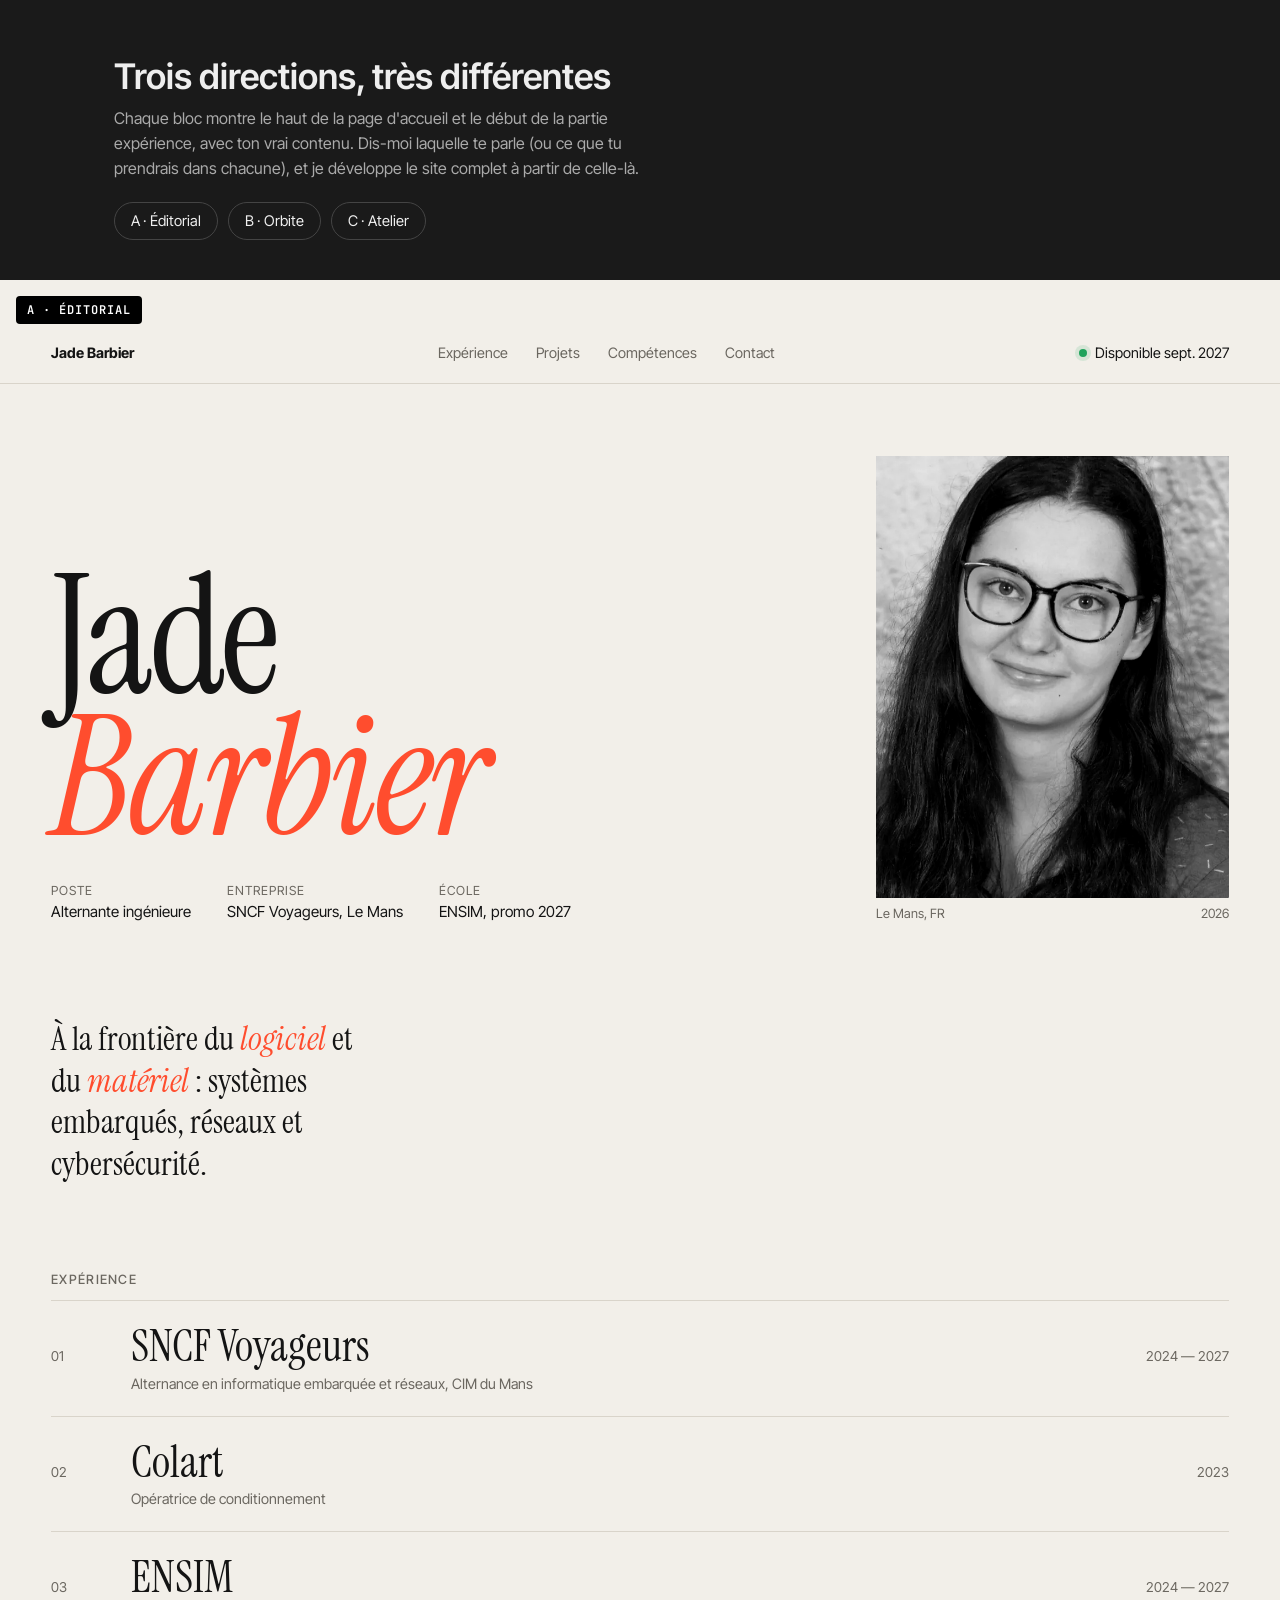
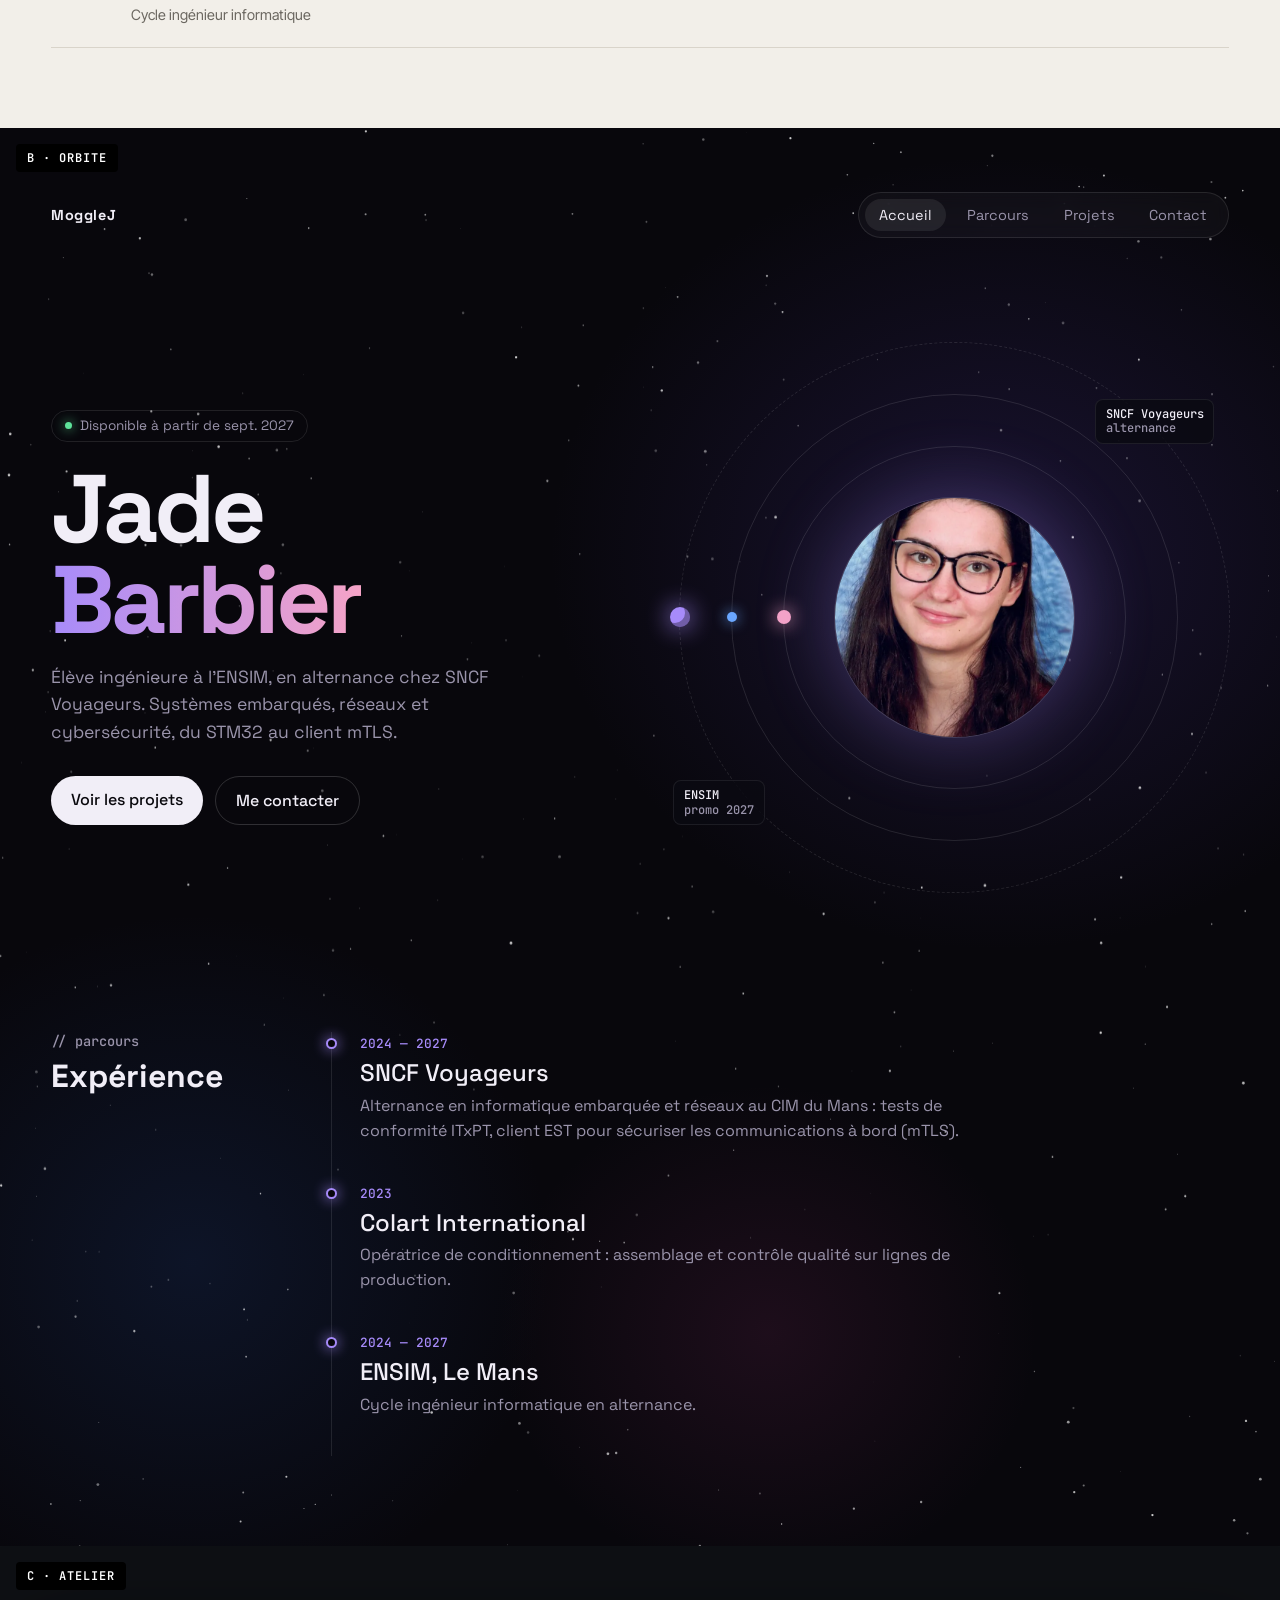
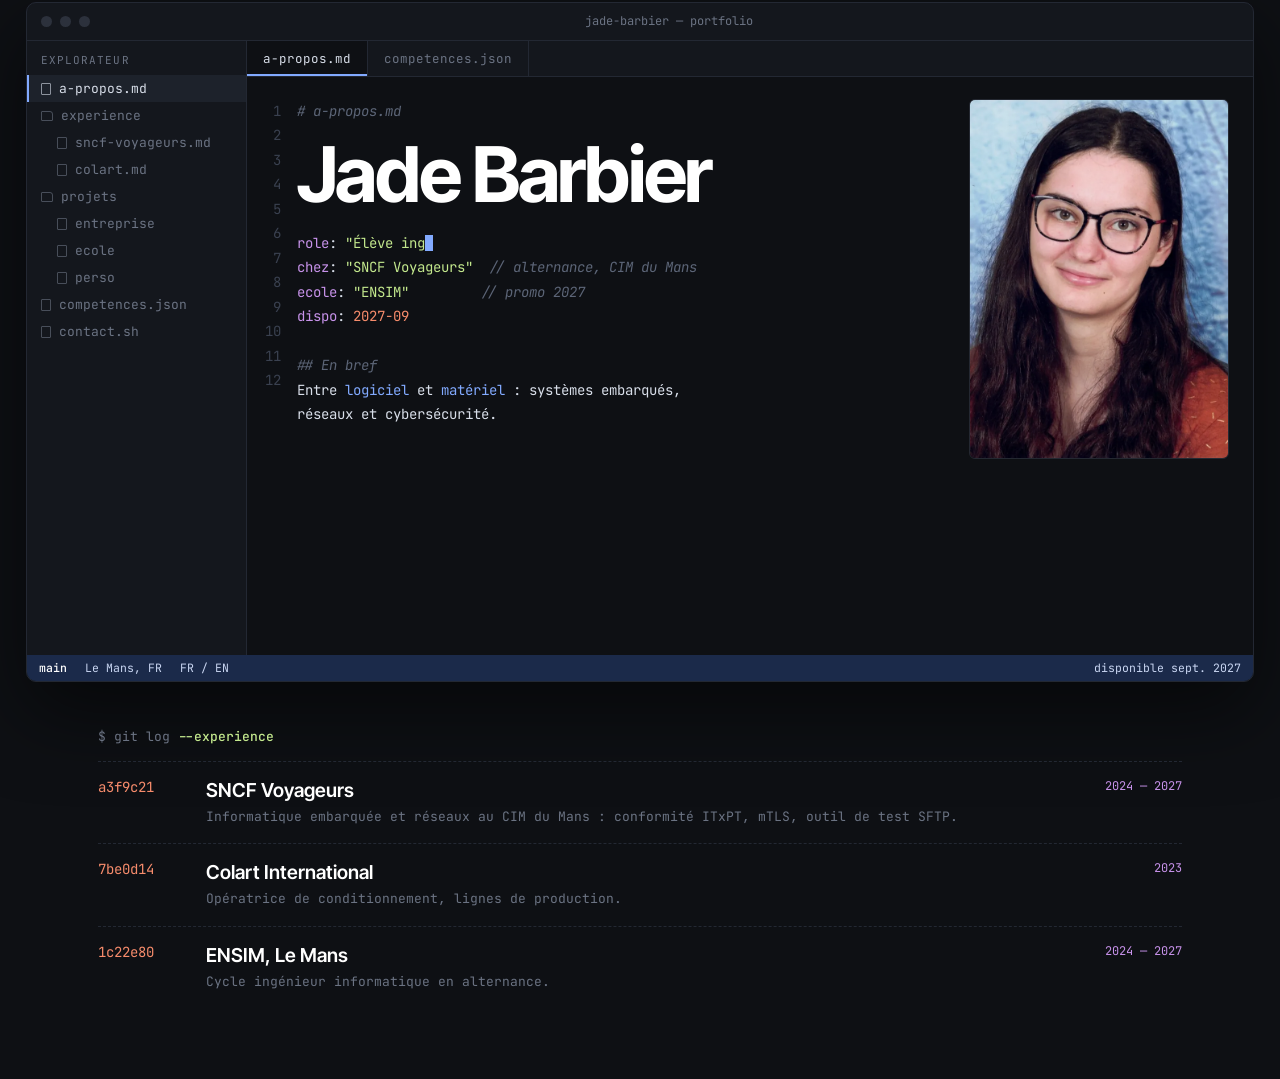
<file: maquette/directions.html>
<!doctype html>
<html lang="fr">
<head>
<meta charset="utf-8">
<meta name="viewport" content="width=device-width, initial-scale=1">
<title>Trois directions</title>
<link rel="preconnect" href="https://fonts.googleapis.com">
<link rel="preconnect" href="https://fonts.gstatic.com" crossorigin>
<link href="https://fonts.googleapis.com/css2?family=Instrument+Serif:ital@0;1&family=Inter+Tight:wght@400;500;600;700&family=Space+Grotesk:wght@400;500;700&family=JetBrains+Mono:wght@400;500;700&display=swap" rel="stylesheet">
<style>
*,*::before,*::after{box-sizing:border-box}
html,body{margin:0}
body{background:#1a1a1a;color:#eee;font-family:"Inter Tight",system-ui,sans-serif;overflow-x:clip}
img{display:block;max-width:100%}
a{color:inherit}

/* ---------- sommaire ---------- */
.intro{padding:56px 24px 40px;max-width:1100px;margin:0 auto}
.intro h1{font:600 clamp(1.6rem,3vw,2.2rem)/1.15 "Inter Tight";margin:0 0 .6rem}
.intro p{margin:0;color:#aaa;max-width:60ch;line-height:1.55}
.pick{display:flex;flex-wrap:wrap;gap:10px;margin-top:22px}
.pick a{text-decoration:none;border:1px solid #444;border-radius:999px;padding:.55rem 1rem;font-size:.92rem}
.pick a:hover{border-color:#eee}
.tag{position:absolute;top:16px;left:16px;z-index:5;font:600 .75rem/1 "JetBrains Mono",monospace;letter-spacing:.08em;text-transform:uppercase;padding:.5rem .7rem;border-radius:4px;background:#000;color:#fff}

.dir{position:relative;overflow:clip}
.reveal{opacity:0;transform:translateY(24px);transition:opacity .8s cubic-bezier(.2,.7,.2,1),transform .8s cubic-bezier(.2,.7,.2,1);transition-delay:var(--d,0s)}
.reveal.in{opacity:1;transform:none}

/* ======================================================
   A. EDITORIAL
   ====================================================== */
.ed{--bg:#f2efe9;--ink:#141414;--mute:#6b6760;--acc:#ff4d2e;background:var(--bg);color:var(--ink)}
.ed .bar{display:flex;justify-content:space-between;align-items:center;padding:22px clamp(16px,4vw,56px);font-size:.9rem;border-bottom:1px solid #d9d4ca;padding-top:64px}
.ed .bar nav{display:flex;gap:28px}
.ed .bar nav a{text-decoration:none;color:var(--mute)}
.ed .bar nav a:hover{color:var(--ink)}
.ed .dot{display:inline-flex;align-items:center;gap:8px}
.ed .dot::before{content:"";width:8px;height:8px;border-radius:50%;background:#1fa35b;box-shadow:0 0 0 4px #1fa35b22}
.ed .hero{display:grid;grid-template-columns:1fr minmax(220px,30%);gap:clamp(16px,4vw,56px);padding:clamp(28px,6vw,72px) clamp(16px,4vw,56px) 40px;align-items:end}
.ed .name{font:400 clamp(4rem,13vw,12.5rem)/.85 "Instrument Serif",serif;letter-spacing:-.02em;margin:0}
.ed .name em{color:var(--acc)}
.ed .role{display:grid;grid-template-columns:repeat(3,auto);justify-content:start;gap:8px 36px;margin-top:34px;font-size:.95rem}
.ed .role span{display:block;color:var(--mute);font-size:.78rem;text-transform:uppercase;letter-spacing:.08em;margin-bottom:4px}
.ed figure{margin:0}
.ed figure img{aspect-ratio:4/5;object-fit:cover;width:100%;filter:grayscale(1) contrast(1.05);transition:filter .6s}
.ed figure:hover img{filter:none}
.ed figcaption{font-size:.8rem;color:var(--mute);margin-top:8px;display:flex;justify-content:space-between}
.ed .hook{padding:24px clamp(16px,4vw,56px) 56px;font:400 clamp(1.4rem,2.6vw,2.3rem)/1.25 "Instrument Serif",serif;max-width:28ch}
.ed .hook i{color:var(--acc)}
.ed .rows{list-style:none;margin:0;padding:0 clamp(16px,4vw,56px) 80px}
.ed .rows h2{font:500 .8rem/1 "Inter Tight";letter-spacing:.1em;text-transform:uppercase;color:var(--mute);margin:0 0 14px}
.ed .row{display:grid;grid-template-columns:60px 1fr auto;gap:20px;align-items:baseline;padding:24px 0;border-top:1px solid #d9d4ca;position:relative;cursor:default}
.ed .row:last-child{border-bottom:1px solid #d9d4ca}
.ed .row b{font:400 clamp(1.6rem,3.4vw,2.8rem)/1 "Instrument Serif",serif;transition:transform .4s,color .4s}
.ed .row small{display:block;color:var(--mute);font-size:.9rem;margin-top:6px}
.ed .row .n,.ed .row .y{font-size:.85rem;color:var(--mute)}
.ed .row:hover b{transform:translateX(12px);color:var(--acc)}
.ed .row .peek{position:absolute;right:18%;top:50%;width:180px;aspect-ratio:4/3;object-fit:cover;opacity:0;transform:translateY(-50%) rotate(-3deg) scale(.9);transition:.4s;pointer-events:none;border-radius:2px}
.ed .row:hover .peek{opacity:1;transform:translateY(-50%) rotate(-3deg) scale(1)}

/* ======================================================
   B. ORBITE
   ====================================================== */
.or{--bg:#08070c;--ink:#f1eef7;--mute:#9a94ab;--vio:#a78bfa;--rose:#f5a3c7;--blue:#6aa7ff;background:var(--bg);color:var(--ink);font-family:"Space Grotesk",sans-serif}
.or::before{content:"";position:absolute;inset:0;background:
  radial-gradient(50% 40% at 78% 30%,#3b2a7a55,transparent 70%),
  radial-gradient(40% 35% at 15% 80%,#1d3c7a40,transparent 70%),
  radial-gradient(30% 25% at 60% 85%,#7a2a5c30,transparent 70%);pointer-events:none}
.or canvas{position:absolute;inset:0;width:100%;height:100%;pointer-events:none}
.or .bar{position:relative;display:flex;justify-content:space-between;align-items:center;padding:64px clamp(16px,4vw,56px) 0;font-size:.9rem}
.or .bar nav{display:flex;gap:6px;padding:6px;border:1px solid #ffffff1a;border-radius:999px;background:#ffffff08;backdrop-filter:blur(8px)}
.or .bar nav a{text-decoration:none;padding:.45rem .9rem;border-radius:999px;color:var(--mute)}
.or .bar nav a:first-child{background:#ffffff14;color:var(--ink)}
.or .mark{font-weight:700;letter-spacing:.04em}
.or .hero{position:relative;display:grid;grid-template-columns:1.1fr 1fr;align-items:center;gap:24px;min-height:min(86vh,820px);padding:24px clamp(16px,4vw,56px) 40px}
.or .pill{display:inline-flex;align-items:center;gap:8px;font-size:.85rem;color:var(--mute);border:1px solid #ffffff1a;border-radius:999px;padding:.4rem .8rem}
.or .pill::before{content:"";width:7px;height:7px;border-radius:50%;background:#5ee39a;box-shadow:0 0 12px #5ee39a}
.or h3{font:700 clamp(3rem,7.5vw,6.6rem)/.95 "Space Grotesk";letter-spacing:-.04em;margin:22px 0 18px}
.or h3 span{background:linear-gradient(90deg,var(--vio),var(--rose));-webkit-background-clip:text;background-clip:text;color:transparent}
.or .lead{color:var(--mute);font-size:1.1rem;line-height:1.55;max-width:44ch;margin:0}
.or .cta{display:flex;gap:12px;margin-top:30px;flex-wrap:wrap}
.or .cta a{text-decoration:none;padding:.8rem 1.25rem;border-radius:999px;font-weight:500}
.or .cta .p{background:var(--ink);color:var(--bg)}
.or .cta .s{border:1px solid #ffffff2a}
.or .sys{position:relative;aspect-ratio:1;width:min(100%,520px);justify-self:center}
.or .sys img{position:absolute;inset:27%;width:46%;height:46%;border-radius:50%;object-fit:cover;box-shadow:0 0 0 1px #ffffff22,0 0 80px #a78bfa55}
.or .ring{position:absolute;border:1px solid #ffffff1c;border-radius:50%;animation:spin linear infinite}
.or .ring i{position:absolute;top:50%;left:-7px;width:14px;height:14px;border-radius:50%;margin-top:-7px}
.or .r1{inset:17%;animation-duration:22s}.or .r1 i{background:var(--rose);box-shadow:0 0 18px var(--rose)}
.or .r2{inset:7%;animation-duration:38s;animation-direction:reverse}.or .r2 i{background:var(--blue);width:10px;height:10px;margin-top:-5px;left:-5px;box-shadow:0 0 14px var(--blue)}
.or .r3{inset:-3%;animation-duration:60s;border-style:dashed}.or .r3 i{background:var(--vio);width:20px;height:20px;margin-top:-10px;left:-10px;box-shadow:inset -5px -4px 0 #0005,0 0 24px var(--vio)}
.or .lbl{position:absolute;font:500 .75rem/1.2 "JetBrains Mono",monospace;color:var(--mute);background:#0b0a12cc;border:1px solid #ffffff14;padding:.45rem .6rem;border-radius:8px}
.or .lbl b{display:block;color:var(--ink);font-weight:500}
@keyframes spin{to{transform:rotate(360deg)}}
.or .xp{position:relative;padding:20px clamp(16px,4vw,56px) 90px;display:grid;grid-template-columns:240px 1fr;gap:40px}
.or .xp h2{font:500 .85rem/1.4 "JetBrains Mono",monospace;color:var(--mute);margin:0;position:sticky;top:24px;align-self:start}
.or .xp h2 b{display:block;font:700 2rem/1.1 "Space Grotesk";color:var(--ink);margin-top:8px}
.or .xp ol{list-style:none;margin:0;padding:0 0 0 28px;border-left:1px solid #ffffff1a}
.or .xp li{position:relative;padding:0 0 38px}
.or .xp li::before{content:"";position:absolute;left:-34px;top:6px;width:11px;height:11px;border-radius:50%;background:var(--bg);border:2px solid var(--vio);box-shadow:0 0 14px var(--vio)}
.or .xp time{font:500 .8rem "JetBrains Mono",monospace;color:var(--vio)}
.or .xp h4{font:500 1.5rem/1.2 "Space Grotesk";margin:6px 0 6px}
.or .xp p{margin:0;color:var(--mute);line-height:1.55;max-width:60ch}

/* ======================================================
   C. ATELIER (editeur de code)
   ====================================================== */
.at{--bg:#0e1014;--pan:#14171d;--line:#232833;--ink:#d8dee9;--mute:#6b7383;--k:#c792ea;--s:#c3e88d;--f:#82aaff;--n:#f78c6c;--c:#5c6577;background:var(--bg);color:var(--ink);font-family:"JetBrains Mono",monospace;font-size:14px;padding:56px clamp(8px,2vw,28px) 40px}
.at .win{display:grid;grid-template-columns:220px 1fr;grid-template-rows:38px 1fr 26px;border:1px solid var(--line);border-radius:10px;overflow:hidden;min-height:min(80vh,680px);background:var(--pan);box-shadow:0 30px 80px #0008}
.at .title{grid-column:1/-1;display:flex;align-items:center;gap:8px;padding:0 14px;border-bottom:1px solid var(--line);color:var(--mute);font-size:12px}
.at .title i{width:11px;height:11px;border-radius:50%;background:#2c313c}
.at .title span{margin:0 auto}
.at aside{border-right:1px solid var(--line);padding:12px 0;font-size:13px}
.at aside p{margin:0 0 8px;padding:0 14px;color:var(--mute);font-size:11px;letter-spacing:.1em}
.at aside a{display:flex;gap:8px;padding:5px 14px;text-decoration:none;color:var(--mute)}
.at aside a.on{background:#1d222b;color:var(--ink);box-shadow:inset 2px 0 var(--f)}
.at aside a.sub{padding-left:30px}
.at aside a::before{content:"";width:10px;height:12px;margin-top:3px;border:1px solid currentColor;border-radius:1px;opacity:.6;flex:none}
.at aside a.dir::before{border-radius:1px 3px 1px 1px;height:10px;width:12px;margin-top:4px}
.at main{display:flex;flex-direction:column;min-width:0}
.at .tabs{display:flex;border-bottom:1px solid var(--line);font-size:12.5px}
.at .tabs span{padding:9px 16px;color:var(--mute);border-right:1px solid var(--line)}
.at .tabs span.on{color:var(--ink);background:var(--bg);box-shadow:inset 0 -2px var(--f)}
.at .code{flex:1;background:var(--bg);display:grid;grid-template-columns:auto 1fr;padding:22px 0;overflow:hidden}
.at .gut{color:#3a4150;text-align:right;padding:0 16px 0 18px;user-select:none;line-height:1.75}
.at pre{margin:0;font:inherit;line-height:1.75;white-space:pre-wrap;overflow:hidden;padding-right:18px}
.at .k{color:var(--k)}.at .s{color:var(--s)}.at .f{color:var(--f)}.at .n{color:var(--n)}.at .c{color:var(--c);font-style:italic}
.at .big{display:block;font:700 clamp(2.4rem,6vw,5rem)/1.05 "Inter Tight",sans-serif;color:#fff;letter-spacing:-.03em;margin:.15em 0 .2em}
.at .cur{display:inline-block;width:.6em;height:1.15em;background:var(--f);vertical-align:-3px;animation:blink 1s steps(1) infinite}
@keyframes blink{50%{opacity:0}}
.at .photo{float:right;width:min(32%,260px);margin:0 6px 10px 24px;border-radius:6px;border:1px solid var(--line);filter:saturate(.85)}
.at .status{grid-column:1/-1;display:flex;gap:18px;align-items:center;padding:0 12px;background:#1b2a4a;color:#c9d6f2;font-size:11.5px}
.at .status b{font-weight:500;color:#fff}
.at .log{max-width:1100px;margin:46px auto 30px;padding:0 8px}
.at .log h2{font-size:13px;color:var(--mute);font-weight:400;margin:0 0 16px}
.at .log h2 b{color:var(--s);font-weight:500}
.at .commit{display:grid;grid-template-columns:90px 1fr auto;gap:18px;padding:16px 0;border-top:1px dashed var(--line)}
.at .commit .h{color:var(--n)}
.at .commit h4{margin:0 0 4px;font:600 1.2rem/1.3 "Inter Tight",sans-serif;color:#fff}
.at .commit p{margin:0;color:var(--mute);font-size:13px;line-height:1.6}
.at .commit .br{color:var(--k);font-size:12px;white-space:nowrap}

/* ---------- responsive ---------- */
@media (max-width:860px){
  .ed .hero{grid-template-columns:1fr}
  .ed figure{max-width:280px}
  .ed .role{grid-template-columns:1fr 1fr}
  .ed .bar nav{display:none}
  .ed .row{grid-template-columns:36px 1fr}
  .ed .row .y{grid-column:2}
  .ed .row .peek{display:none}
  .or .hero{grid-template-columns:1fr;min-height:0}
  .or .sys{width:min(84%,380px);order:-1}
  .or .lbl{display:none}
  .or .bar nav{display:none}
  .or .xp{grid-template-columns:1fr;gap:20px}
  .or .xp h2{position:static}
  .at .win{grid-template-columns:1fr}
  .at aside{display:none}
  .at .photo{float:none;width:140px;margin:0 0 14px}
  .at .gut{display:none}
  .at pre{padding-left:16px}
  .at .commit{grid-template-columns:1fr;gap:6px}
  .ed .name{font-size:24vw}
  .at .status span:not(:last-child){display:none}
  .at .win{min-height:0}
}
@media (prefers-reduced-motion:reduce){
  .reveal{opacity:1;transform:none;transition:none}
  .or .ring,.at .cur{animation:none}
}
</style>
</head>
<body>

<header class="intro">
  <h1>Trois directions, très différentes</h1>
  <p>Chaque bloc montre le haut de la page d'accueil et le début de la partie expérience, avec ton vrai contenu. Dis-moi laquelle te parle (ou ce que tu prendrais dans chacune), et je développe le site complet à partir de celle-là.</p>
  <div class="pick"><a href="#a">A · Éditorial</a><a href="#b">B · Orbite</a><a href="#c">C · Atelier</a></div>
</header>

<!-- ===================== A ===================== -->
<section class="dir ed" id="a">
  <span class="tag">A · Éditorial</span>
  <div class="bar">
    <strong>Jade Barbier</strong>
    <nav><a href="#a">Expérience</a><a href="#a">Projets</a><a href="#a">Compétences</a><a href="#a">Contact</a></nav>
    <span class="dot">Disponible sept. 2027</span>
  </div>
  <div class="hero">
    <div>
      <h2 class="name reveal">Jade<br><em>Barbier</em></h2>
      <div class="role reveal" style="--d:.15s">
        <div><span>Poste</span>Alternante ingénieure</div>
        <div><span>Entreprise</span>SNCF Voyageurs, Le Mans</div>
        <div><span>École</span>ENSIM, promo 2027</div>
      </div>
    </div>
    <figure class="reveal" style="--d:.3s">
      <img src="assets/jade.webp" alt="Portrait de Jade Barbier">
      <figcaption><span>Le Mans, FR</span><span>2026</span></figcaption>
    </figure>
  </div>
  <p class="hook reveal">À la frontière du <i>logiciel</i> et du <i>matériel</i> : systèmes embarqués, réseaux et cybersécurité.</p>
  <div class="rows"><h2>Expérience</h2><ol style="list-style:none;margin:0;padding:0">
    <li class="row reveal"><span class="n">01</span><div><b>SNCF Voyageurs</b><small>Alternance en informatique embarquée et réseaux, CIM du Mans</small></div><span class="y">2024 — 2027</span><img class="peek" src="assets/sncf.webp" alt=""></li>
    <li class="row reveal"><span class="n">02</span><div><b>Colart</b><small>Opératrice de conditionnement</small></div><span class="y">2023</span><img class="peek" src="assets/colart.webp" alt=""></li>
    <li class="row reveal"><span class="n">03</span><div><b>ENSIM</b><small>Cycle ingénieur informatique</small></div><span class="y">2024 — 2027</span><img class="peek" src="assets/ensim.webp" alt=""></li>
  </ol></div>
</section>

<!-- ===================== B ===================== -->
<section class="dir or" id="b">
  <canvas id="stars"></canvas>
  <span class="tag">B · Orbite</span>
  <div class="bar">
    <span class="mark">MoggleJ</span>
    <nav><a href="#b">Accueil</a><a href="#b">Parcours</a><a href="#b">Projets</a><a href="#b">Contact</a></nav>
  </div>
  <div class="hero">
    <div>
      <span class="pill reveal">Disponible à partir de sept. 2027</span>
      <h3 class="reveal" style="--d:.1s">Jade<br><span>Barbier</span></h3>
      <p class="lead reveal" style="--d:.2s">Élève ingénieure à l'ENSIM, en alternance chez SNCF Voyageurs. Systèmes embarqués, réseaux et cybersécurité, du STM32 au client mTLS.</p>
      <div class="cta reveal" style="--d:.3s"><a class="p" href="#b">Voir les projets</a><a class="s" href="#b">Me contacter</a></div>
    </div>
    <div class="sys reveal" style="--d:.2s">
      <div class="ring r3"><i></i></div>
      <div class="ring r2"><i></i></div>
      <div class="ring r1"><i></i></div>
      <img src="assets/jade.webp" alt="Portrait de Jade Barbier">
      <div class="lbl" style="top:8%;right:0"><b>SNCF Voyageurs</b>alternance</div>
      <div class="lbl" style="bottom:10%;left:-4%"><b>ENSIM</b>promo 2027</div>
    </div>
  </div>
  <div class="xp">
    <h2>// parcours<b>Expérience</b></h2>
    <ol>
      <li class="reveal"><time>2024 — 2027</time><h4>SNCF Voyageurs</h4><p>Alternance en informatique embarquée et réseaux au CIM du Mans : tests de conformité ITxPT, client EST pour sécuriser les communications à bord (mTLS).</p></li>
      <li class="reveal"><time>2023</time><h4>Colart International</h4><p>Opératrice de conditionnement : assemblage et contrôle qualité sur lignes de production.</p></li>
      <li class="reveal"><time>2024 — 2027</time><h4>ENSIM, Le Mans</h4><p>Cycle ingénieur informatique en alternance.</p></li>
    </ol>
  </div>
</section>

<!-- ===================== C ===================== -->
<section class="dir at" id="c">
  <span class="tag">C · Atelier</span>
  <div class="win reveal">
    <div class="title"><i></i><i></i><i></i><span>jade-barbier — portfolio</span></div>
    <aside>
      <p>EXPLORATEUR</p>
      <a class="on" href="#c">a-propos.md</a>
      <a class="dir" href="#c">experience</a>
      <a class="sub" href="#c">sncf-voyageurs.md</a>
      <a class="sub" href="#c">colart.md</a>
      <a class="dir" href="#c">projets</a>
      <a class="sub" href="#c">entreprise</a>
      <a class="sub" href="#c">ecole</a>
      <a class="sub" href="#c">perso</a>
      <a href="#c">competences.json</a>
      <a href="#c">contact.sh</a>
    </aside>
    <main>
      <div class="tabs"><span class="on">a-propos.md</span><span>competences.json</span></div>
      <div class="code">
        <div class="gut">1<br>2<br>3<br>4<br>5<br>6<br>7<br>8<br>9<br>10<br>11<br>12</div>
<pre><img class="photo" src="assets/jade.webp" alt="Portrait de Jade Barbier"><span class="c"># a-propos.md</span>
<span class="big">Jade Barbier</span><span class="k">role</span>: <span class="s">"<span id="typed"></span></span><span class="cur"></span>
<span class="k">chez</span>: <span class="s">"SNCF Voyageurs"</span>  <span class="c">// alternance, CIM du Mans</span>
<span class="k">ecole</span>: <span class="s">"ENSIM"</span>         <span class="c">// promo 2027</span>
<span class="k">dispo</span>: <span class="n">2027-09</span>

<span class="c">## En bref</span>
Entre <span class="f">logiciel</span> et <span class="f">matériel</span> : systèmes embarqués,
réseaux et cybersécurité.</pre>
      </div>
    </main>
    <div class="status"><b>main</b><span>Le Mans, FR</span><span>FR / EN</span><span style="margin-left:auto">disponible sept. 2027</span></div>
  </div>
  <div class="log">
    <h2>$ git log <b>--experience</b></h2>
    <div class="commit reveal"><span class="h">a3f9c21</span><div><h4>SNCF Voyageurs</h4><p>Informatique embarquée et réseaux au CIM du Mans : conformité ITxPT, mTLS, outil de test SFTP.</p></div><span class="br">2024 — 2027</span></div>
    <div class="commit reveal"><span class="h">7be0d14</span><div><h4>Colart International</h4><p>Opératrice de conditionnement, lignes de production.</p></div><span class="br">2023</span></div>
    <div class="commit reveal"><span class="h">1c22e80</span><div><h4>ENSIM, Le Mans</h4><p>Cycle ingénieur informatique en alternance.</p></div><span class="br">2024 — 2027</span></div>
  </div>
</section>

<script>
// apparitions au scroll
const io=new IntersectionObserver(es=>es.forEach(e=>{if(e.isIntersecting){e.target.classList.add('in');io.unobserve(e.target)}}),{threshold:.15});
document.querySelectorAll('.reveal').forEach((el,i)=>{io.observe(el)});

// B : champ d'étoiles discret
(()=>{const c=document.getElementById('stars'),x=c.getContext('2d');let s=[],w,h;
function size(){const r=c.getBoundingClientRect();w=c.width=r.width*devicePixelRatio;h=c.height=r.height*devicePixelRatio;
s=Array.from({length:Math.round(r.width*r.height/5000)},()=>({x:Math.random()*w,y:Math.random()*h,r:Math.random()*1.2+.2,p:Math.random()*6}))}
function draw(t){x.clearRect(0,0,w,h);for(const p of s){x.globalAlpha=.25+.55*(.5+.5*Math.sin(t/900+p.p));x.fillStyle='#fff';x.beginPath();x.arc(p.x,p.y,p.r*devicePixelRatio,0,7);x.fill()}requestAnimationFrame(draw)}
size();addEventListener('resize',size);requestAnimationFrame(draw)})();

// C : rôle tapé au clavier
(()=>{const el=document.getElementById('typed'),txt='Élève ingénieure, informatique embarquée"';let i=0,started=false;
new IntersectionObserver(([e])=>{if(e.isIntersecting&&!started){started=true;(function t(){el.textContent=txt.slice(0,++i);if(i<txt.length)setTimeout(t,45)})()}}).observe(el)})();
</script>
</body>
</html>
</file>
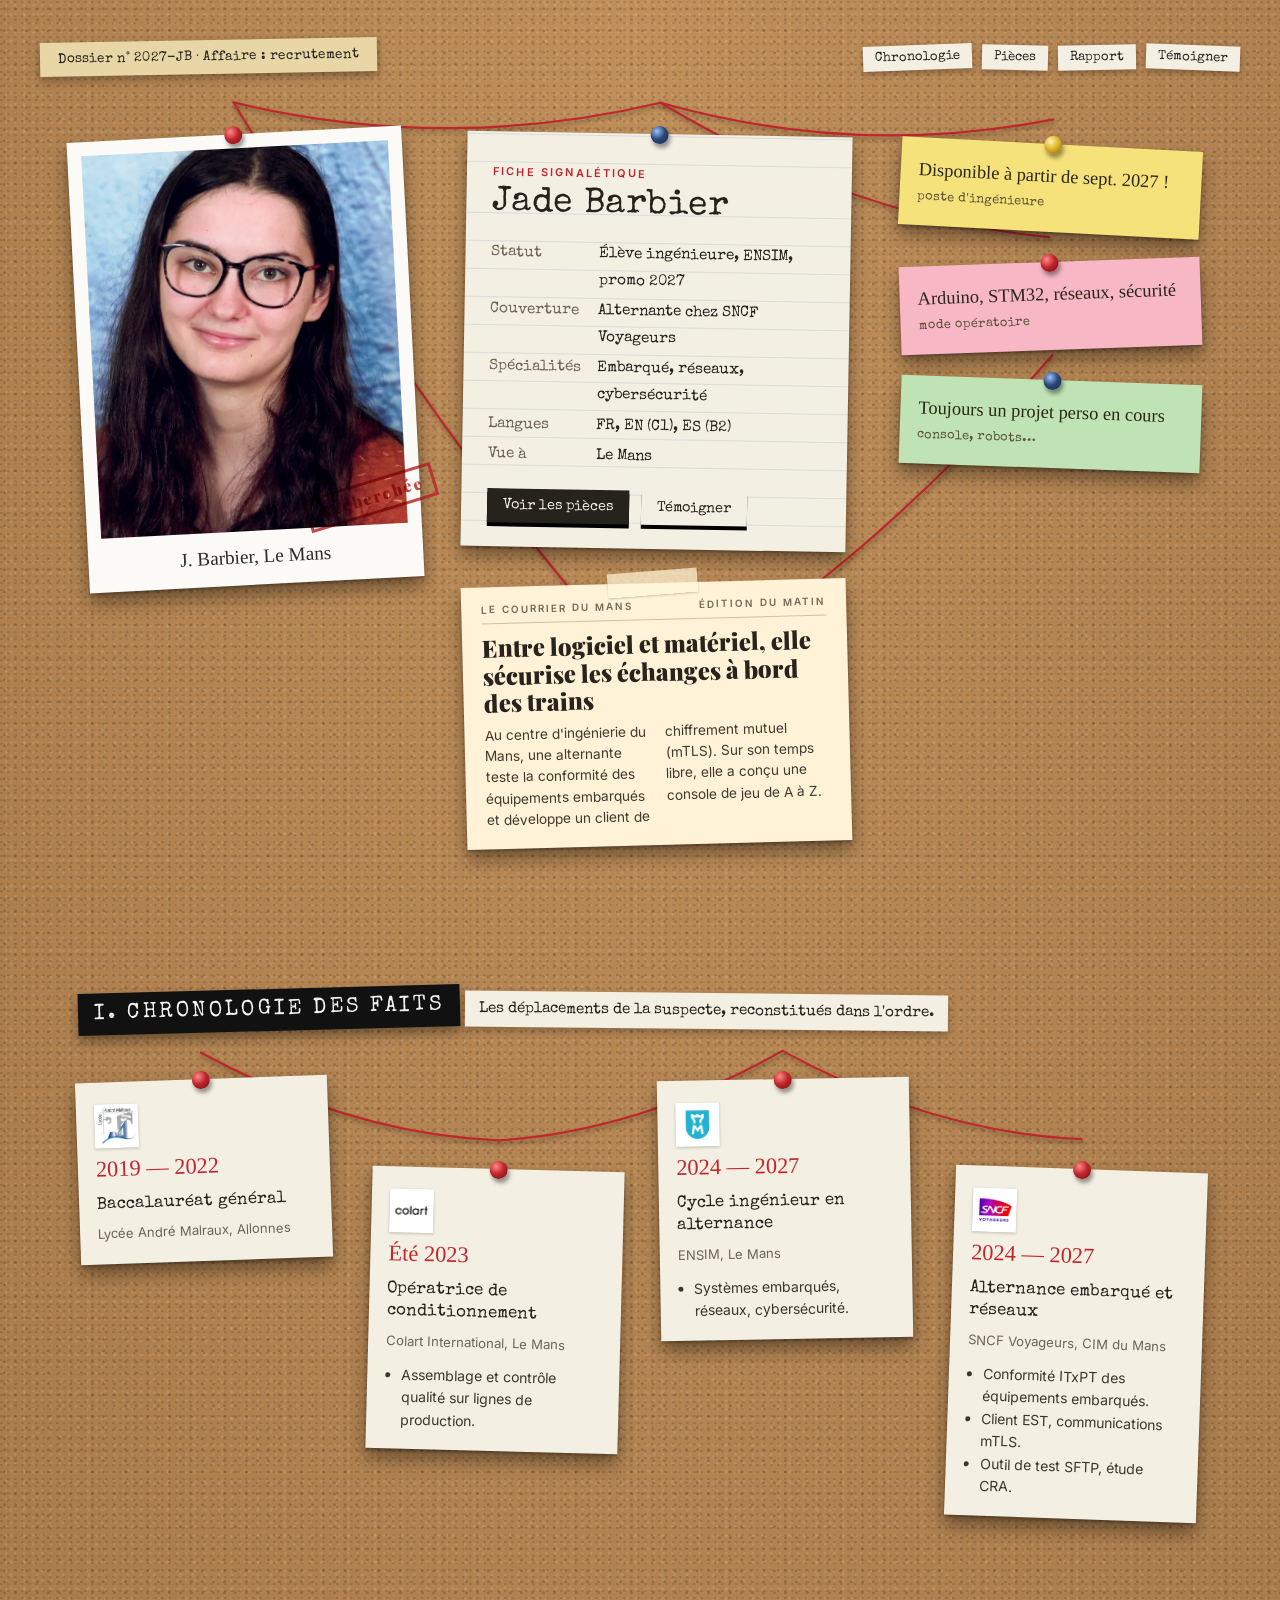
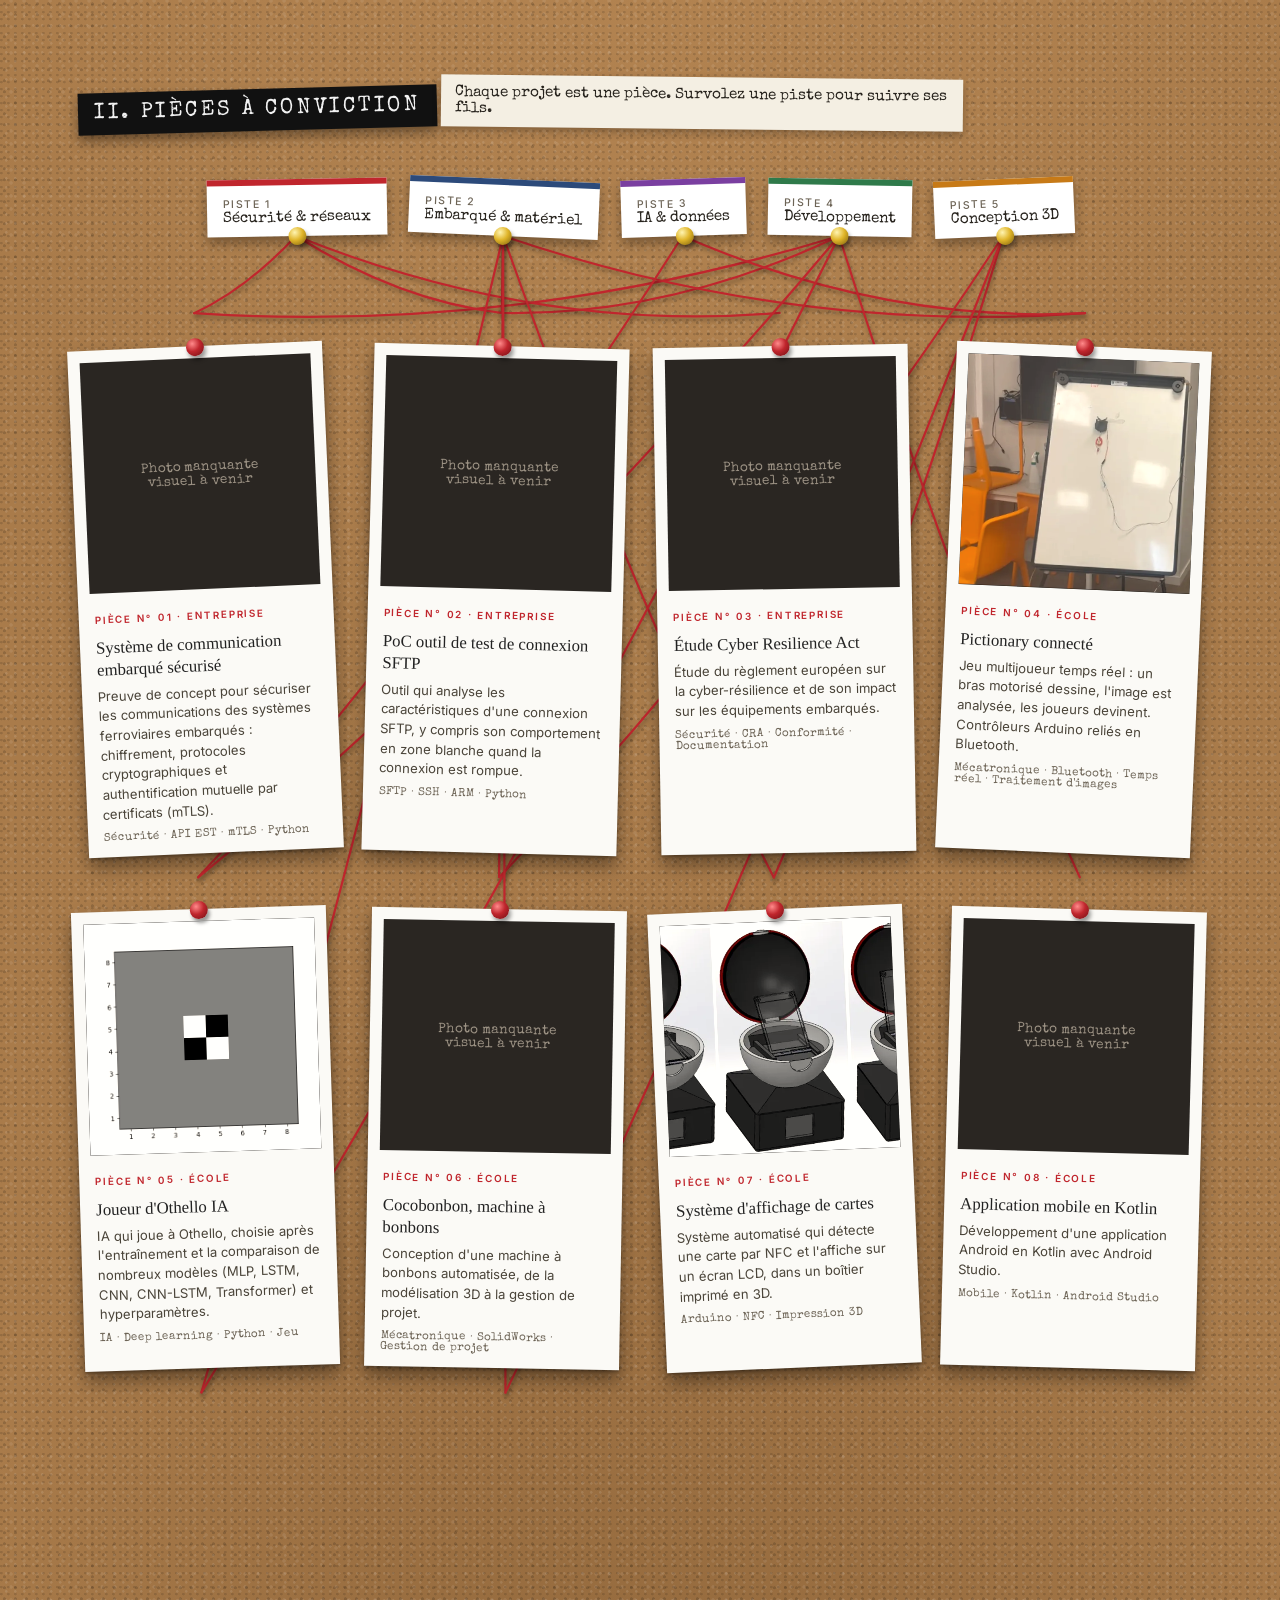
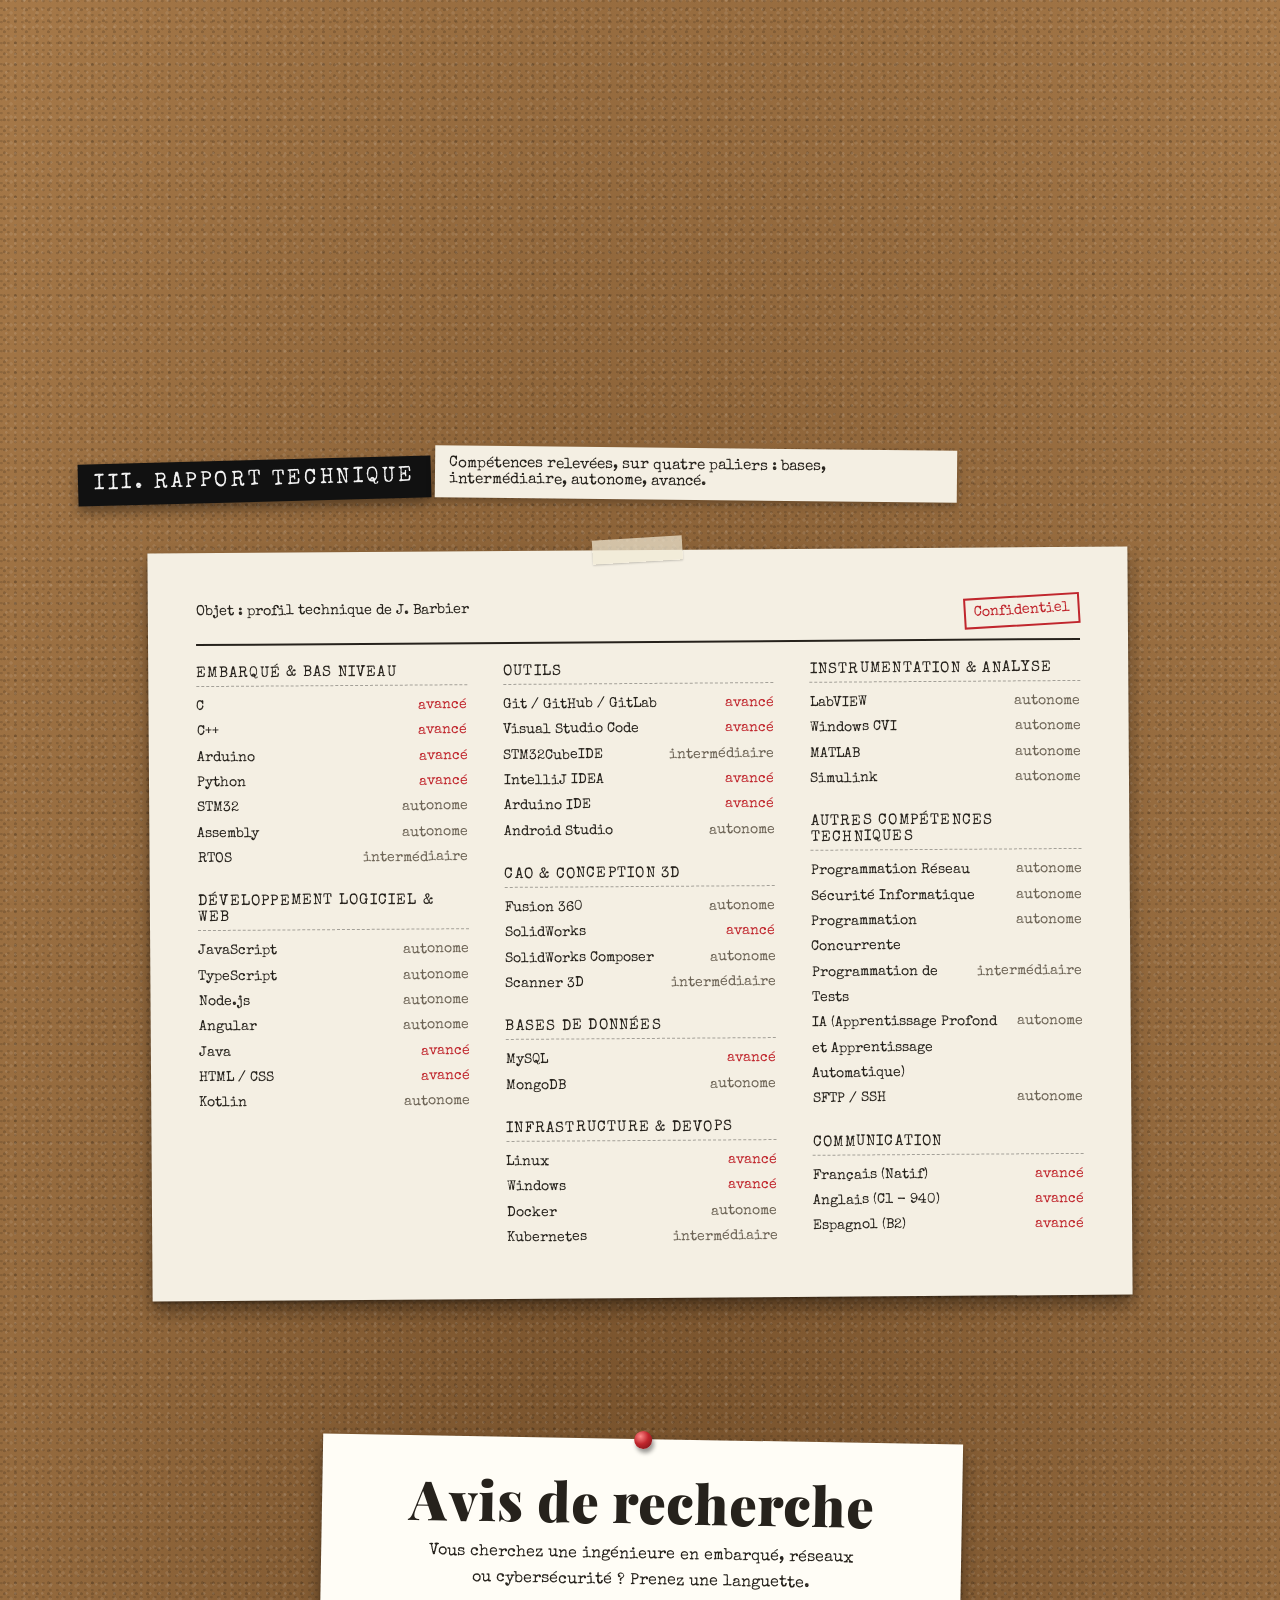
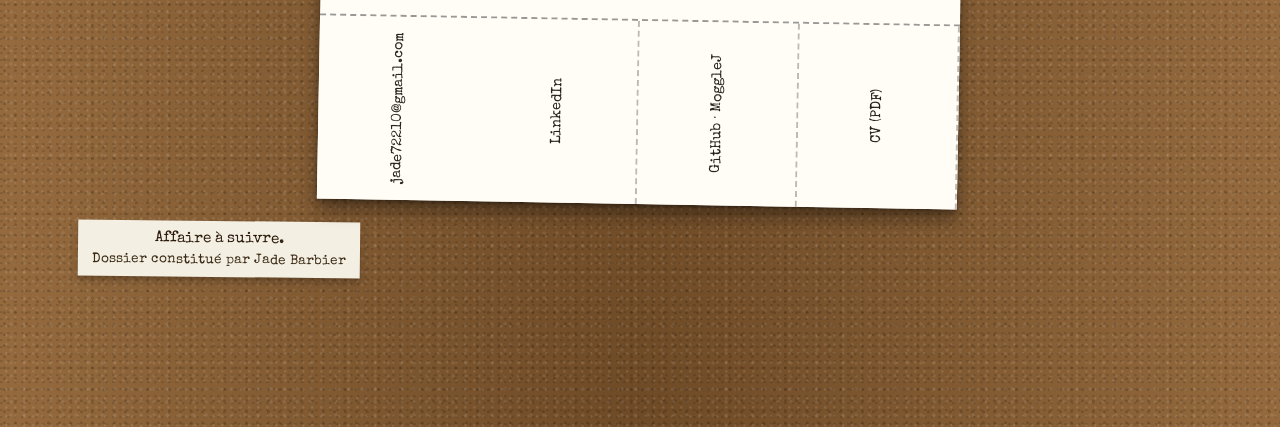
<file: maquette/enquete.html>
<!doctype html>
<html lang="fr">
<head>
<meta charset="utf-8">
<meta name="viewport" content="width=device-width, initial-scale=1">
<title>Jade Barbier · Dossier d'enquête</title>
<link rel="preconnect" href="https://fonts.googleapis.com">
<link rel="preconnect" href="https://fonts.gstatic.com" crossorigin>
<link href="https://fonts.googleapis.com/css2?family=Special+Elite&family=Permanent+Marker&family=Playfair+Display:wght@700;900&family=Inter:wght@400;500;600&display=swap" rel="stylesheet">
<style>
:root{
  --cork:#a97b4a; --paper:#f4efe3; --ink:#26221c; --mute:#6d6456; --red:#c0262d; --yel:#f6e27a; --blue:#2c4a7a;
  --type:"Special Elite",monospace; --hand:"Permanent Marker",cursive;
}
*,*::before,*::after{box-sizing:border-box}
html,body{margin:0}
html{scroll-behavior:smooth}
body{color:var(--ink);font:400 1rem/1.6 Inter,system-ui,sans-serif;overflow-x:clip;background-color:var(--cork);
  background-image:
    radial-gradient(circle at 20% 30%,#0000001f 1px,transparent 1.6px),
    radial-gradient(circle at 70% 60%,#ffffff1a 1px,transparent 1.6px),
    radial-gradient(circle at 40% 80%,#00000026 1.2px,transparent 1.8px),
    radial-gradient(circle at 85% 15%,#ffffff14 1.4px,transparent 2px),
    radial-gradient(120% 80% at 50% 0%,#c08f5a 0%,transparent 60%),
    radial-gradient(140% 100% at 50% 100%,#6e4a26 0%,transparent 55%);
  background-size:7px 7px,9px 9px,11px 11px,13px 13px,100% 100%,100% 100%}
img{display:block;max-width:100%}
a{color:inherit}
.wrap{max-width:1200px;margin:0 auto;padding:0 clamp(14px,3vw,40px)}

/* éléments épinglés */
.pinned{position:relative;transform:translateY(-24px) rotate(var(--rot,0deg)) scale(1.04);opacity:0;transition:transform .6s cubic-bezier(.3,1.5,.5,1),opacity .4s;transition-delay:var(--d,0s);box-shadow:0 10px 18px #0006,0 2px 3px #0004}
.pinned.in{transform:rotate(var(--rot,0deg));opacity:1}
.pin{position:absolute;top:-8px;left:50%;width:18px;height:18px;margin-left:-9px;border-radius:50%;z-index:5;background:radial-gradient(circle at 35% 30%,#ff8a8a,var(--red) 45%,#6d0f13);box-shadow:2px 4px 4px #0006}
.pin.b{background:radial-gradient(circle at 35% 30%,#9fc0ff,var(--blue) 45%,#14244a)}
.pin.y{background:radial-gradient(circle at 35% 30%,#fff4b0,#e0b52a 45%,#7a5d0a)}
.tape{position:absolute;top:-12px;left:50%;width:90px;height:24px;margin-left:-45px;background:#f3ecd6b3;transform:rotate(-3deg);box-shadow:0 1px 2px #0003;z-index:5}

/* fils rouges */
.board{position:relative}
.strings{position:absolute;inset:0;width:100%;height:100%;overflow:visible;pointer-events:none;z-index:1}
.pinned{z-index:2}
.strings.dim{z-index:3}
.strings path{fill:none;stroke:var(--red);stroke-width:2.2;stroke-linecap:round;filter:drop-shadow(1px 3px 2px #0005);stroke-dasharray:1;stroke-dashoffset:1;transition:stroke-dashoffset 1.1s ease,opacity .3s,stroke-width .3s;transition-delay:var(--d,0s)}
.board.in .strings path{stroke-dashoffset:0}
.strings.dim path{opacity:.18}
.strings.dim path.hot{opacity:1;stroke-width:3}

/* ---------- en-tête du dossier ---------- */
.folder{padding:40px 0 20px;display:flex;justify-content:space-between;align-items:center;gap:20px;flex-wrap:wrap}
.folder .tab{background:#e8d6a6;padding:10px 18px;font:400 .85rem var(--type);box-shadow:0 4px 10px #0005;transform:rotate(-1deg)}
.folder nav{display:flex;gap:10px;flex-wrap:wrap}
.folder nav a{text-decoration:none;background:var(--paper);padding:6px 12px;font:400 .82rem var(--type);box-shadow:0 3px 6px #0004;transform:rotate(var(--r,1deg));transition:transform .2s}
.folder nav a:hover{transform:rotate(0) translateY(-2px)}

.case{display:grid;grid-template-columns:1fr 1.15fr .9fr;gap:clamp(24px,4vw,60px);align-items:start;padding:40px 0 90px}
.polaroid{background:#fbfaf6;padding:14px 14px 0}
.polaroid img{width:100%;aspect-ratio:4/5;object-fit:cover;filter:contrast(1.05) saturate(.9)}
.polaroid figcaption{font:400 1.2rem/1 var(--hand);text-align:center;padding:16px 0 18px;color:#2a2a2a}
.polaroid .stamp{position:absolute;right:-18px;bottom:64px;font:900 1rem/1 "Playfair Display";letter-spacing:.12em;color:var(--red);border:3px solid var(--red);padding:6px 10px;transform:rotate(-14deg);opacity:.85;mix-blend-mode:multiply;background:#fff0}
.idcard{background:var(--paper);padding:26px 26px 24px;background-image:repeating-linear-gradient(#0000 0 27px,#9bb3cf55 27px 28px);background-position:0 54px}
.idcard h1{font:400 clamp(1.6rem,3vw,2.2rem)/1.15 var(--type);margin:0 0 4px;letter-spacing:.02em}
.idcard .k{font:600 .68rem/1 Inter;letter-spacing:.2em;text-transform:uppercase;color:var(--red)}
.idcard dl{display:grid;grid-template-columns:auto 1fr;gap:4px 16px;margin:16px 0 0;font:400 .95rem/1.75 var(--type)}
.idcard dt{color:var(--mute)}
.idcard dd{margin:0}
.clip{margin-top:34px;background:#ece6d6;padding:18px 20px;filter:sepia(.25);background-image:linear-gradient(#0000 0 0)}
.clip .paper{font:600 .62rem/1 Inter;letter-spacing:.2em;text-transform:uppercase;color:var(--mute);border-bottom:1px solid #0003;padding-bottom:8px;display:flex;justify-content:space-between}
.clip h2{font:900 clamp(1.15rem,2vw,1.5rem)/1.15 "Playfair Display";margin:10px 0 8px}
.clip p{margin:0;font-size:.86rem;line-height:1.55;columns:2;column-gap:16px;color:#3c372e}
.notes{display:grid;gap:30px;padding-top:10px}
.sticky{background:var(--yel);padding:20px 18px 22px;font:400 1.15rem/1.35 var(--hand);color:#2a2618}
.sticky.p{background:#f7b7c5}.sticky.g{background:#bfe3b4}
.sticky small{display:block;font:400 .8rem var(--type);color:#5a5238;margin-top:8px}
.ctas{display:flex;gap:12px;flex-wrap:wrap;margin-top:20px}
.btn{display:inline-block;text-decoration:none;font:400 .9rem var(--type);padding:10px 16px;background:var(--ink);color:var(--paper);box-shadow:0 4px 0 #000;transition:transform .1s}
.btn.o{background:var(--paper);color:var(--ink)}
.btn:hover{transform:translateY(2px)}

/* titres de partie : étiquette à la machine */
.label{display:inline-block;background:#111;color:#f2f2f2;font:400 clamp(1rem,2.2vw,1.35rem)/1 var(--type);letter-spacing:.12em;text-transform:uppercase;padding:10px 16px;transform:rotate(-1.5deg);box-shadow:0 6px 12px #0006}
.part{padding:40px 0 100px}
.part > .wrap > p{background:var(--paper);display:inline-block;max-width:58ch;padding:10px 14px;margin:18px 0 50px;font:400 .95rem var(--type);box-shadow:0 4px 8px #0004;transform:rotate(.6deg)}

/* chronologie */
.timeline{display:grid;grid-template-columns:repeat(4,1fr);gap:clamp(18px,3vw,40px);align-items:start}
.fact{background:var(--paper);padding:22px 18px 18px}
.fact:nth-child(even){margin-top:90px}
.fact .date{font:400 1.4rem/1 var(--hand);color:var(--red)}
.fact h3{font:400 1.05rem/1.35 var(--type);margin:10px 0 4px}
.fact .where{font-size:.82rem;color:var(--mute)}
.fact ul{margin:10px 0 0;padding-left:16px;font-size:.88rem;color:#3c372e}
.fact img{width:44px;height:44px;object-fit:contain;background:#fff;padding:3px;margin-bottom:10px;box-shadow:0 1px 3px #0003}

/* pièces à conviction */
.leads{display:flex;flex-wrap:wrap;justify-content:center;gap:16px 22px;margin-bottom:110px}
.lead{all:unset;cursor:pointer;position:relative;z-index:2;background:#fff;padding:12px 16px 10px;font:400 .95rem var(--type);box-shadow:0 6px 12px #0005;border-top:6px solid var(--c,#c0262d);transition:transform .2s}
.lead .pin{top:auto;bottom:-9px}
.lead:hover,.lead.on{transform:translateY(-4px) rotate(0)!important}
.lead.on{outline:3px solid var(--ink);outline-offset:2px}
.lead small{display:block;font:500 .66rem Inter;letter-spacing:.14em;text-transform:uppercase;color:var(--mute)}
.evid{display:grid;grid-template-columns:repeat(auto-fill,minmax(220px,1fr));gap:56px 34px}
.ev{background:#fbfaf6;padding:12px 12px 0;transition:opacity .3s,transform .3s}
.ev .ph{aspect-ratio:1;background:#2a2622;overflow:hidden;display:grid;place-items:center}
.ev .ph img{width:100%;height:100%;object-fit:cover;filter:contrast(1.05) sepia(.1)}
.ev .ph span{font:400 .85rem var(--type);color:#9c9284;text-align:center;padding:10px}
.ev .cap{padding:12px 4px 14px}
.ev .no{font:600 .62rem/1 Inter;letter-spacing:.18em;text-transform:uppercase;color:var(--red)}
.ev h3{font:400 1.05rem/1.3 var(--hand);margin:6px 0 6px;color:#222}
.ev p{margin:0;font-size:.82rem;line-height:1.5;color:#4a4439}
.ev .tagline{margin-top:8px;font:400 .72rem var(--type);color:var(--mute)}
.evid.filter .ev{opacity:.35}
.evid.filter .ev.hot{opacity:1;transform:rotate(0) scale(1.03)}

/* rapport technique */
.report{background:var(--paper);max-width:980px;margin:0 auto;padding:clamp(22px,4vw,48px);font-family:var(--type)}
.report .head{display:flex;justify-content:space-between;flex-wrap:wrap;gap:10px;border-bottom:2px solid var(--ink);padding-bottom:12px;margin-bottom:20px;font-size:.9rem}
.report .conf{color:var(--red);border:2px solid var(--red);padding:2px 8px;transform:rotate(-3deg)}
.cols{columns:3 260px;column-gap:36px}
.cat{break-inside:avoid;margin-bottom:22px}
.cat h3{font:400 .95rem var(--type);text-transform:uppercase;letter-spacing:.08em;margin:0 0 8px;border-bottom:1px dashed #0005;padding-bottom:4px}
.cat ul{list-style:none;margin:0;padding:0;font-size:.88rem;line-height:1.8}
.cat li{display:flex;justify-content:space-between;gap:10px}
.cat li i{font-style:normal;color:var(--mute)}
.cat li i b{color:var(--red);font-weight:400}

/* avis de recherche avec languettes */
.flyer{background:#fffdf6;max-width:640px;margin:0 auto;padding:36px 30px 0;text-align:center}
.flyer h2{font:900 clamp(2rem,6vw,3.4rem)/1 "Playfair Display";margin:0;letter-spacing:.02em}
.flyer p{font:400 1rem/1.6 var(--type);margin:14px auto 24px;max-width:44ch}
.tabs{display:grid;grid-template-columns:repeat(4,1fr);border-top:2px dashed #0006;margin:0 -30px}
.tabs a{display:flex;align-items:center;justify-content:center;writing-mode:vertical-rl;transform:rotate(180deg);text-decoration:none;font:400 .9rem var(--type);padding:16px 6px;min-height:170px;border-left:2px dashed #0004;background:#fffdf6;transition:transform .25s,box-shadow .25s}
.tabs a:first-child{border-left:0}
.tabs a:hover{transform:rotate(180deg) translateY(-14px) rotate(-4deg);box-shadow:0 -10px 16px #0004}
.closing{text-align:center;padding:60px 0 50px;font:400 1.6rem var(--hand);color:#2a1a0a}
.closing small{display:block;font:400 .85rem var(--type);margin-top:6px;color:#3a2a14}

@media (max-width:900px){
  .case{grid-template-columns:1fr;padding-bottom:60px}
  .case .polaroid{max-width:320px}
  .notes{grid-template-columns:1fr 1fr}
  .timeline{grid-template-columns:1fr 1fr}
  .fact:nth-child(even){margin-top:50px}
  .strings{display:none}
  .polaroid .stamp{right:6px}
  .leads{margin-bottom:50px}
}
@media (max-width:520px){
  .timeline{grid-template-columns:1fr}
  .fact:nth-child(even){margin-top:0}
  .notes{grid-template-columns:1fr}
  .clip p{columns:1}
  .tabs a{min-height:140px;font-size:.78rem}
}
@media (prefers-reduced-motion:reduce){
  html{scroll-behavior:auto}
  .pinned{transform:rotate(var(--rot,0deg));opacity:1;transition:none}
  .strings path{stroke-dashoffset:0;transition:none}
}
</style>
</head>
<body>
<header class="wrap folder">
  <span class="tab">Dossier n° 2027-JB · Affaire : recrutement</span>
  <nav><a href="#faits" style="--r:-2deg">Chronologie</a><a href="#pieces" style="--r:1.5deg">Pièces</a><a href="#rapport" style="--r:-1deg">Rapport</a><a href="#temoin" style="--r:2deg">Témoigner</a></nav>
</header>

<!-- fiche suspecte -->
<section class="wrap board" id="case">
  <svg class="strings" aria-hidden="true"></svg>
  <div class="case">
    <figure class="polaroid pinned" data-id="photo" style="--rot:-3deg;margin:0"><span class="pin"></span><img src="assets/jade.webp" alt="Portrait de Jade Barbier"><figcaption>J. Barbier, Le Mans</figcaption><span class="stamp">Recherchée</span></figure>
    <div>
      <div class="idcard pinned" data-id="id" style="--rot:1deg;--d:.15s"><span class="pin b"></span>
        <span class="k">Fiche signalétique</span>
        <h1>Jade Barbier</h1>
        <dl><dt>Statut</dt><dd>Élève ingénieure, ENSIM, promo 2027</dd><dt>Couverture</dt><dd>Alternante chez SNCF Voyageurs</dd><dt>Spécialités</dt><dd>Embarqué, réseaux, cybersécurité</dd><dt>Langues</dt><dd>FR, EN (C1), ES (B2)</dd><dt>Vue à</dt><dd>Le Mans</dd></dl>
        <div class="ctas"><a class="btn" href="#pieces">Voir les pièces</a><a class="btn o" href="#temoin">Témoigner</a></div>
      </div>
      <article class="clip pinned" data-id="clip" style="--rot:-1.5deg;--d:.3s"><span class="tape"></span>
        <div class="paper"><span>Le Courrier du Mans</span><span>Édition du matin</span></div>
        <h2>Entre logiciel et matériel, elle sécurise les échanges à bord des trains</h2>
        <p>Au centre d'ingénierie du Mans, une alternante teste la conformité des équipements embarqués et développe un client de chiffrement mutuel (mTLS). Sur son temps libre, elle a conçu une console de jeu de A à Z.</p>
      </article>
    </div>
    <div class="notes">
      <div class="sticky pinned" data-id="n1" style="--rot:3deg;--d:.4s"><span class="pin y"></span>Disponible à partir de sept. 2027 !<small>poste d'ingénieure</small></div>
      <div class="sticky p pinned" data-id="n2" style="--rot:-2deg;--d:.5s"><span class="pin"></span>Arduino, STM32, réseaux, sécurité<small>mode opératoire</small></div>
      <div class="sticky g pinned" data-id="n3" style="--rot:2deg;--d:.6s"><span class="pin b"></span>Toujours un projet perso en cours<small>console, robots…</small></div>
    </div>
  </div>
</section>

<!-- chronologie -->
<section class="part" id="faits">
  <div class="wrap">
    <span class="label">I. Chronologie des faits</span>
    <p>Les déplacements de la suspecte, reconstitués dans l'ordre.</p>
    <div class="board" id="tl">
      <svg class="strings" aria-hidden="true"></svg>
      <div class="timeline">
        <article class="fact pinned" data-id="f1" style="--rot:-2deg"><span class="pin"></span><img src="assets/malraux.webp" alt=""><span class="date">2019 — 2022</span><h3>Baccalauréat général</h3><span class="where">Lycée André Malraux, Allonnes</span></article>
        <article class="fact pinned" data-id="f2" style="--rot:1.5deg;--d:.15s"><span class="pin"></span><img src="assets/colart.webp" alt=""><span class="date">Été 2023</span><h3>Opératrice de conditionnement</h3><span class="where">Colart International, Le Mans</span><ul><li>Assemblage et contrôle qualité sur lignes de production.</li></ul></article>
        <article class="fact pinned" data-id="f3" style="--rot:-1deg;--d:.3s"><span class="pin"></span><img src="assets/ensim.webp" alt=""><span class="date">2024 — 2027</span><h3>Cycle ingénieur en alternance</h3><span class="where">ENSIM, Le Mans</span><ul><li>Systèmes embarqués, réseaux, cybersécurité.</li></ul></article>
        <article class="fact pinned" data-id="f4" style="--rot:2deg;--d:.45s"><span class="pin"></span><img src="assets/sncf.webp" alt=""><span class="date">2024 — 2027</span><h3>Alternance embarqué et réseaux</h3><span class="where">SNCF Voyageurs, CIM du Mans</span><ul><li>Conformité ITxPT des équipements embarqués.</li><li>Client EST, communications mTLS.</li><li>Outil de test SFTP, étude CRA.</li></ul></article>
      </div>
    </div>
  </div>
</section>

<!-- pièces à conviction -->
<section class="part" id="pieces">
  <div class="wrap">
    <span class="label">II. Pièces à conviction</span>
    <p>Chaque projet est une pièce. Survolez une piste pour suivre ses fils.</p>
    <div class="board" id="ev">
      <svg class="strings" aria-hidden="true"></svg>
      <div class="leads" id="leads"></div>
      <div class="evid" id="evid"></div>
    </div>
  </div>
</section>

<!-- rapport -->
<section class="part" id="rapport">
  <div class="wrap">
    <span class="label">III. Rapport technique</span>
    <p>Compétences relevées, sur quatre paliers : bases, intermédiaire, autonome, avancé.</p>
    <div class="report pinned" style="--rot:-.4deg"><span class="tape"></span>
      <div class="head"><span>Objet : profil technique de J. Barbier</span><span class="conf">Confidentiel</span></div>
      <div class="cols" id="cols"></div>
    </div>
  </div>
</section>

<!-- témoigner -->
<section class="part" id="temoin">
  <div class="wrap">
    <div class="flyer pinned" style="--rot:1deg"><span class="pin"></span>
      <h2>Avis de recherche</h2>
      <p>Vous cherchez une ingénieure en embarqué, réseaux ou cybersécurité ? Prenez une languette.</p>
      <div class="tabs">
        <a href="mailto:jade72210@gmail.com">jade72210@gmail.com</a>
        <a href="https://www.linkedin.com/in/jade-barbier-b261b8266" target="_blank" rel="noopener">LinkedIn</a>
        <a href="https://github.com/MoggleJ" target="_blank" rel="noopener">GitHub · MoggleJ</a>
        <a href="#">CV (PDF)</a>
      </div>
    </div>
    <p class="closing">Affaire à suivre.<small>Dossier constitué par Jade Barbier</small></p>
  </div>
</section>

<script src="data.js"></script>
<script src="skills.js"></script>
<script>
// ---------- pistes et pièces ----------
const LEADS=[
  ['secu','Sécurité & réseaux','#c0262d',['Sécurité','mTLS','API EST','SFTP','SSH','CRA','Conformité']],
  ['emb','Embarqué & matériel','#2c4a7a',['Arduino','ARM','Embarqué','Matériel','NFC','Bluetooth','Mécatronique','Temps réel','Robotique']],
  ['ia','IA & données','#7a3fa0',['IA','Deep learning',"Traitement d'images"]],
  ['dev','Développement','#2f7a4a',['Python','Kotlin','Mobile','C/C++','Docker','Android Studio','Tests']],
  ['cao','Conception 3D','#c77a17',['SolidWorks','Impression 3D','Modélisation 3D']],
];
const P=window.PROJECTS||[],kinds={pro:'Entreprise',school:'École',perso:'Perso'};
const rot=i=>[-2.5,1.5,-1,2.5,-1.8,1][i%6];
document.getElementById('leads').innerHTML=LEADS.map(([id,l,c],i)=>`<button class="lead pinned" type="button" data-id="L-${id}" data-lead="${id}" style="--c:${c};--rot:${rot(i+2)}deg;--d:${i*.08}s"><span class="pin y"></span><small>Piste ${i+1}</small>${l}</button>`).join('');
const links=[];
document.getElementById('evid').innerHTML=P.map((p,i)=>{
  const hit=LEADS.filter(L=>L[3].some(t=>(p.tags||[]).includes(t))).map(L=>L[0]);
  hit.forEach(h=>links.push([`L-${h}`,`P-${i}`,h]));
  return `<article class="ev pinned" data-id="P-${i}" data-leads="${hit.join(' ')}" style="--rot:${rot(i)}deg;--d:${(i%4)*.08}s"><span class="pin"></span>
    <div class="ph">${p.img?`<img src="${p.img}" alt="" loading="lazy">`:'<span>Photo manquante<br>visuel à venir</span>'}</div>
    <div class="cap"><span class="no">Pièce n° ${String(i+1).padStart(2,'0')} · ${kinds[p.kind]}</span><h3>${p.title}</h3><p>${p.desc||''}</p><div class="tagline">${(p.tags||[]).slice(0,4).join(' · ')}</div></div></article>`}).join('');

// ---------- rapport ----------
const lv=['bases','intermédiaire','autonome','avancé'];
document.getElementById('cols').innerHTML=(window.SKILLS||[]).map(c=>`<div class="cat"><h3>${c.title}</h3><ul>${c.skills.map(([n,l])=>`<li><span>${n}</span><i>${l===4?`<b>${lv[3]}</b>`:lv[l-1]}</i></li>`).join('')}</ul></div>`).join('');

// ---------- fils ----------
const BOARDS=[
  ['case',[['photo','id'],['photo','clip'],['id','n1'],['id','n2'],['clip','n3']]],
  ['tl',[['f1','f2'],['f2','f3'],['f3','f4']]],
  ['ev',links],
];
function pinOf(board,id){const el=board.querySelector(`[data-id="${id}"] .pin, [data-id="${id}"] > .pin`)||board.querySelector(`[data-id="${id}"]`);const b=board.getBoundingClientRect(),r=el.getBoundingClientRect();return[r.left+r.width/2-b.left,r.top+r.height/2-b.top]}
function draw(){
  for(const [bid,pairs] of BOARDS){
    const board=document.getElementById(bid),svg=board.querySelector('.strings');if(getComputedStyle(svg).display==='none')continue;
    if(svg.children.length!==pairs.length)svg.innerHTML=pairs.map(([a,z,lead],i)=>`<path pathLength="1" data-lead="${lead||''}" style="--d:${.3+i*.06}s"/>`).join('');
    // on met seulement à jour le tracé, pour ne pas relancer l'animation des fils
    pairs.forEach(([a,z],i)=>{const [x1,y1]=pinOf(board,a),[x2,y2]=pinOf(board,z);const sag=Math.min(60,Math.hypot(x2-x1,y2-y1)*.12);
      svg.children[i].setAttribute('d',`M${x1},${y1} Q${(x1+x2)/2},${(y1+y2)/2+sag} ${x2},${y2}`)});
  }
}
// survol ou clic d'une piste : on suit ses fils
const evSvg=document.querySelector('#ev .strings'),evid=document.getElementById('evid');let locked=null;
function focus(id){evSvg.classList.toggle('dim',!!id);evid.classList.toggle('filter',!!id);
  evSvg.querySelectorAll('path').forEach(p=>p.classList.toggle('hot',p.dataset.lead===id));
  evid.querySelectorAll('.ev').forEach(e=>e.classList.toggle('hot',!!id&&e.dataset.leads.split(' ').includes(id)));
  document.querySelectorAll('.lead').forEach(l=>l.classList.toggle('on',l.dataset.lead===id))}
document.getElementById('leads').addEventListener('mouseover',e=>{const l=e.target.closest('.lead');if(l&&!locked)focus(l.dataset.lead)});
document.getElementById('leads').addEventListener('mouseleave',()=>{if(!locked)focus(null)});
document.getElementById('leads').addEventListener('click',e=>{const l=e.target.closest('.lead');if(!l)return;locked=locked===l.dataset.lead?null:l.dataset.lead;focus(locked)});

// ---------- apparitions ----------
const io=new IntersectionObserver(es=>es.forEach(e=>{if(e.isIntersecting){e.target.classList.add('in');io.unobserve(e.target)}}),{threshold:.15});
document.querySelectorAll('.pinned,.board').forEach(el=>io.observe(el));
addEventListener('load',draw);document.fonts&&document.fonts.ready.then(draw);
let t;addEventListener('resize',()=>{clearTimeout(t);t=setTimeout(draw,150)});
// les éléments bougent en s'épinglant : on recalcule une fois la chute terminée
document.addEventListener('transitionend',e=>{if(e.target.classList.contains('pinned')&&e.propertyName==='transform'){clearTimeout(t);t=setTimeout(draw,60)}});
</script>
</body>
</html>
</file>
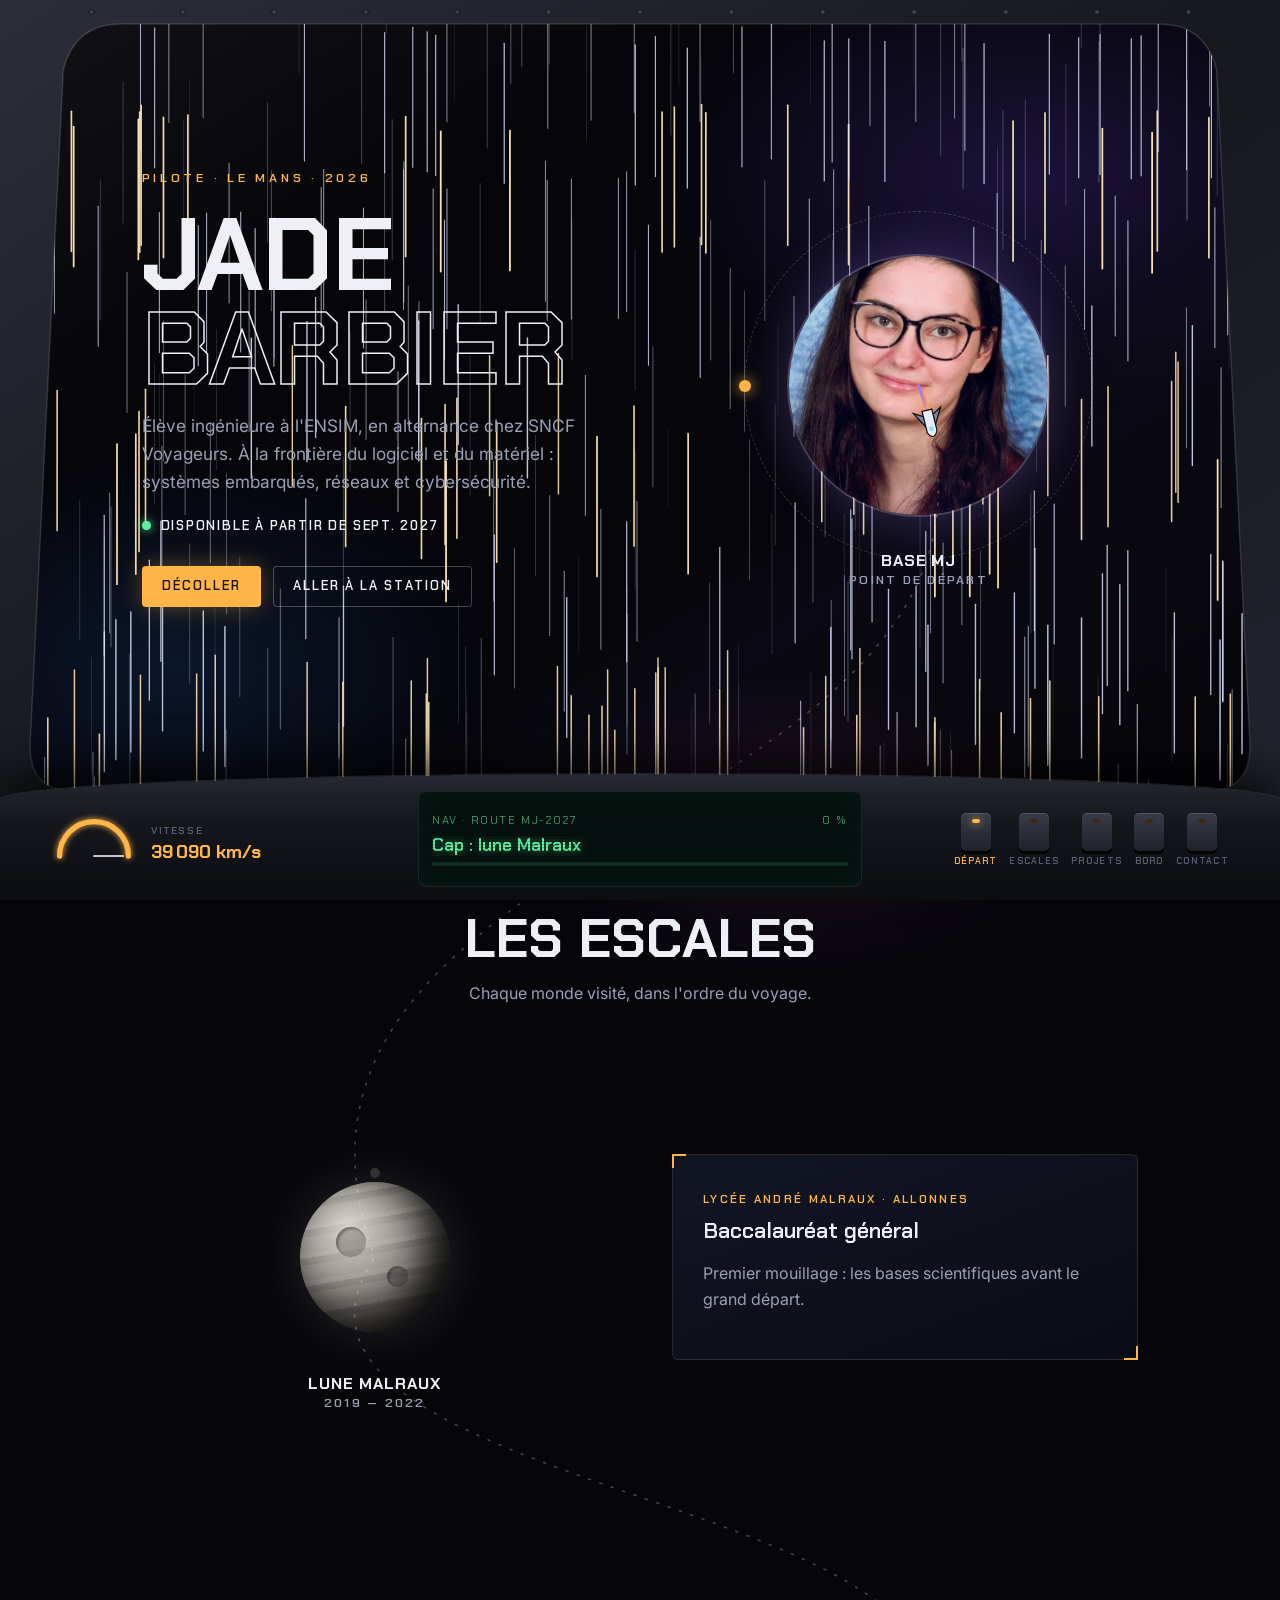
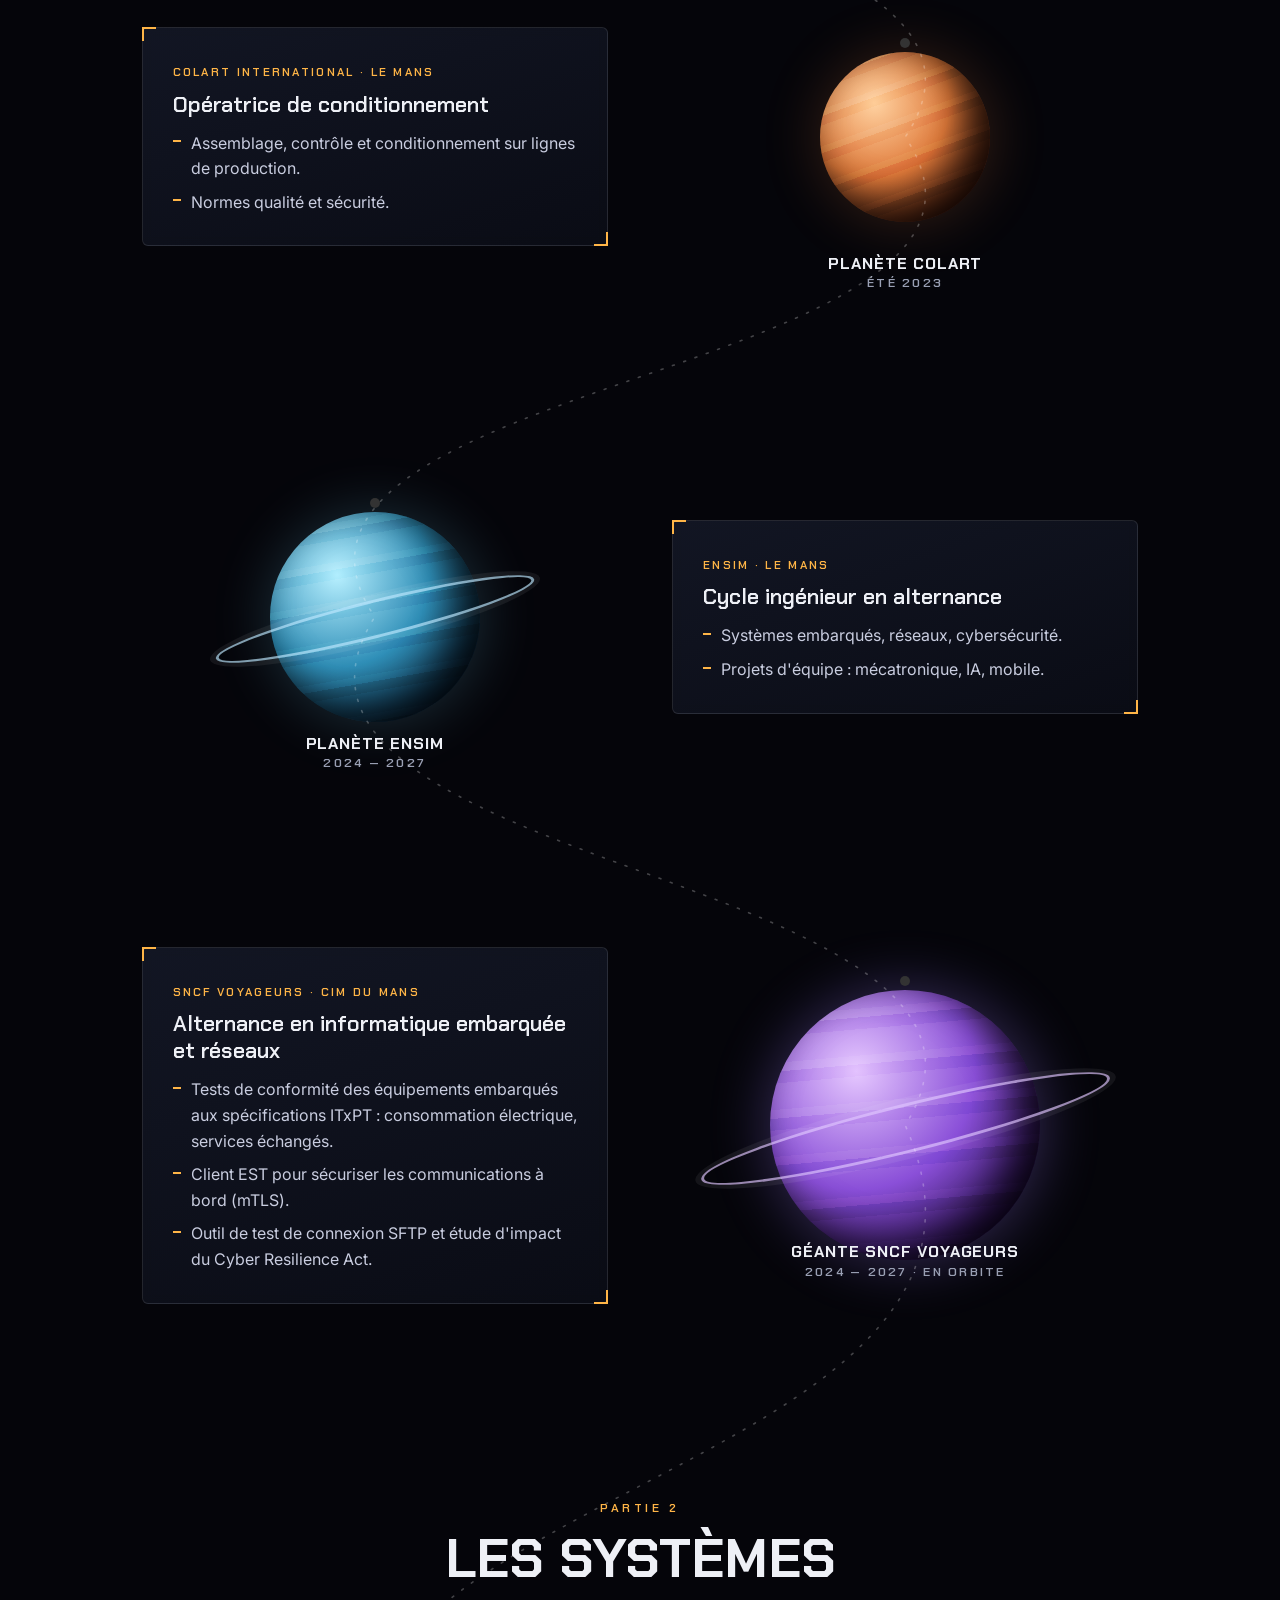
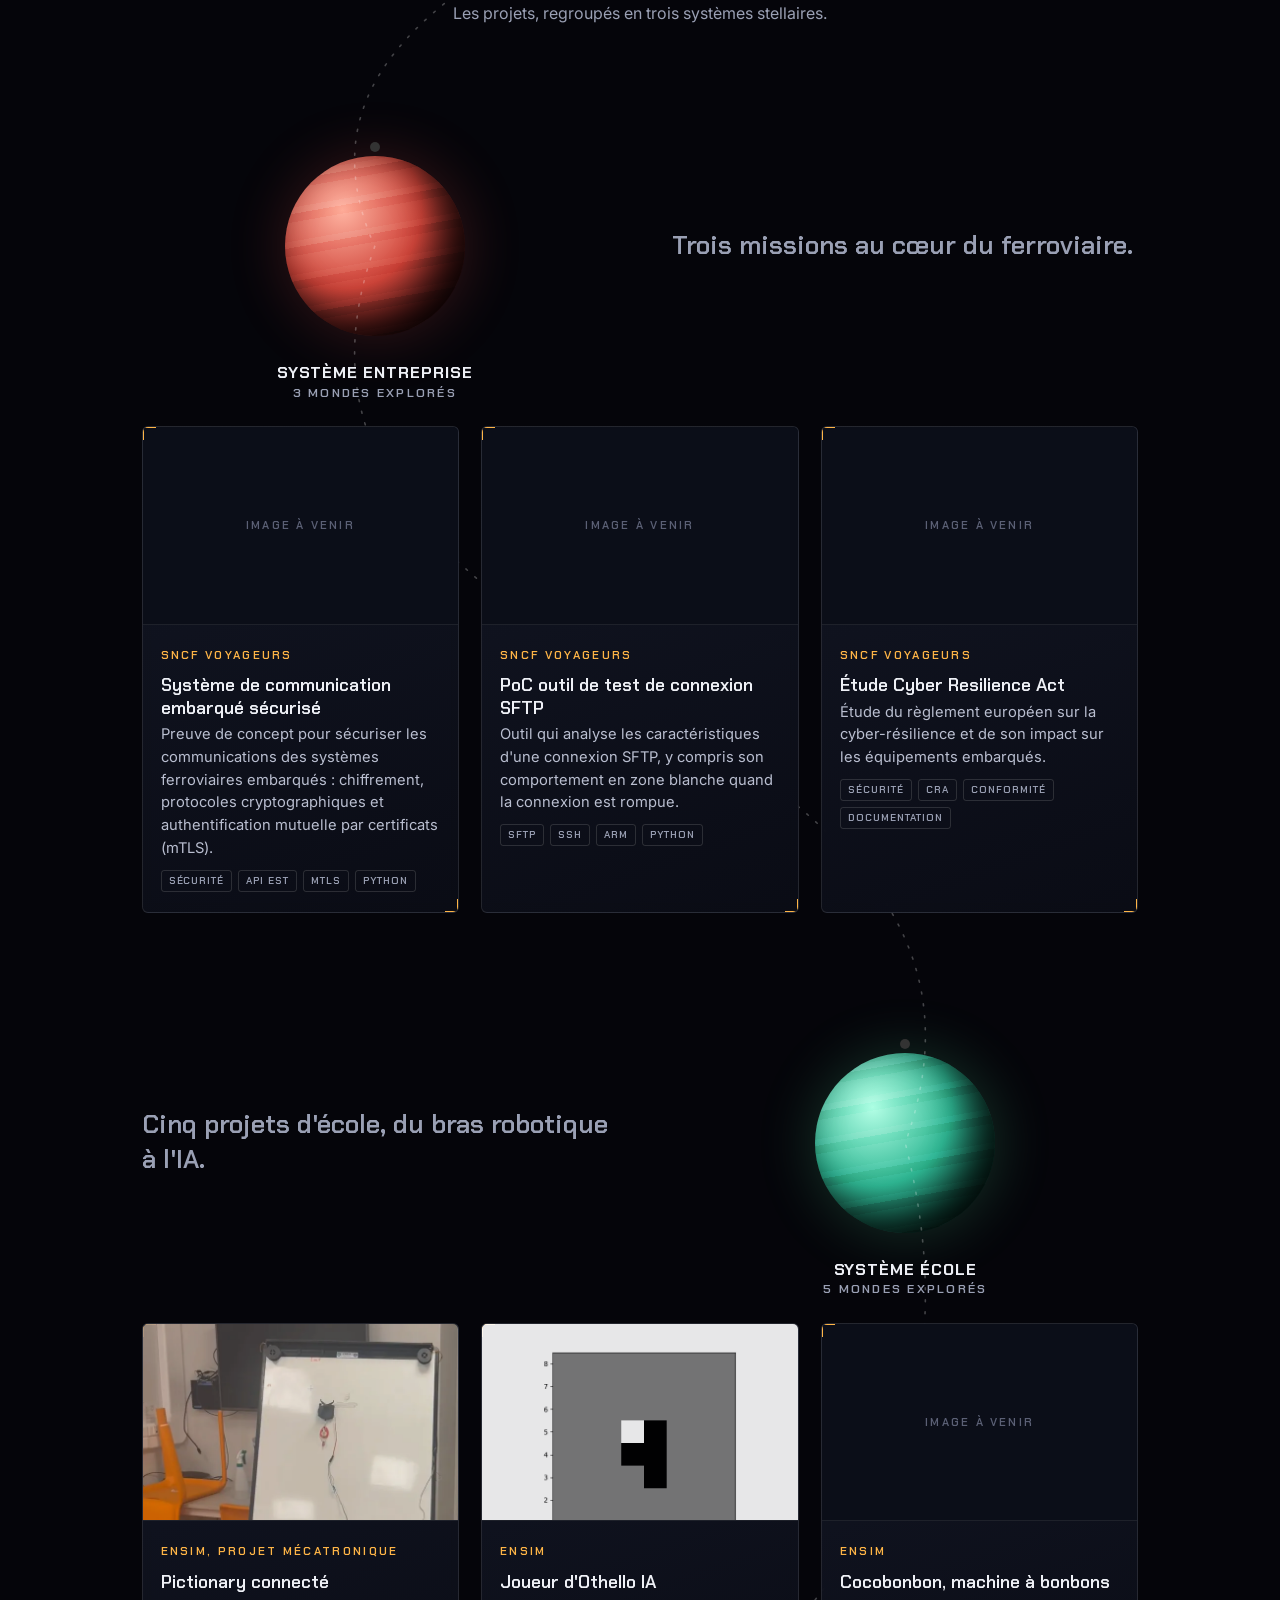
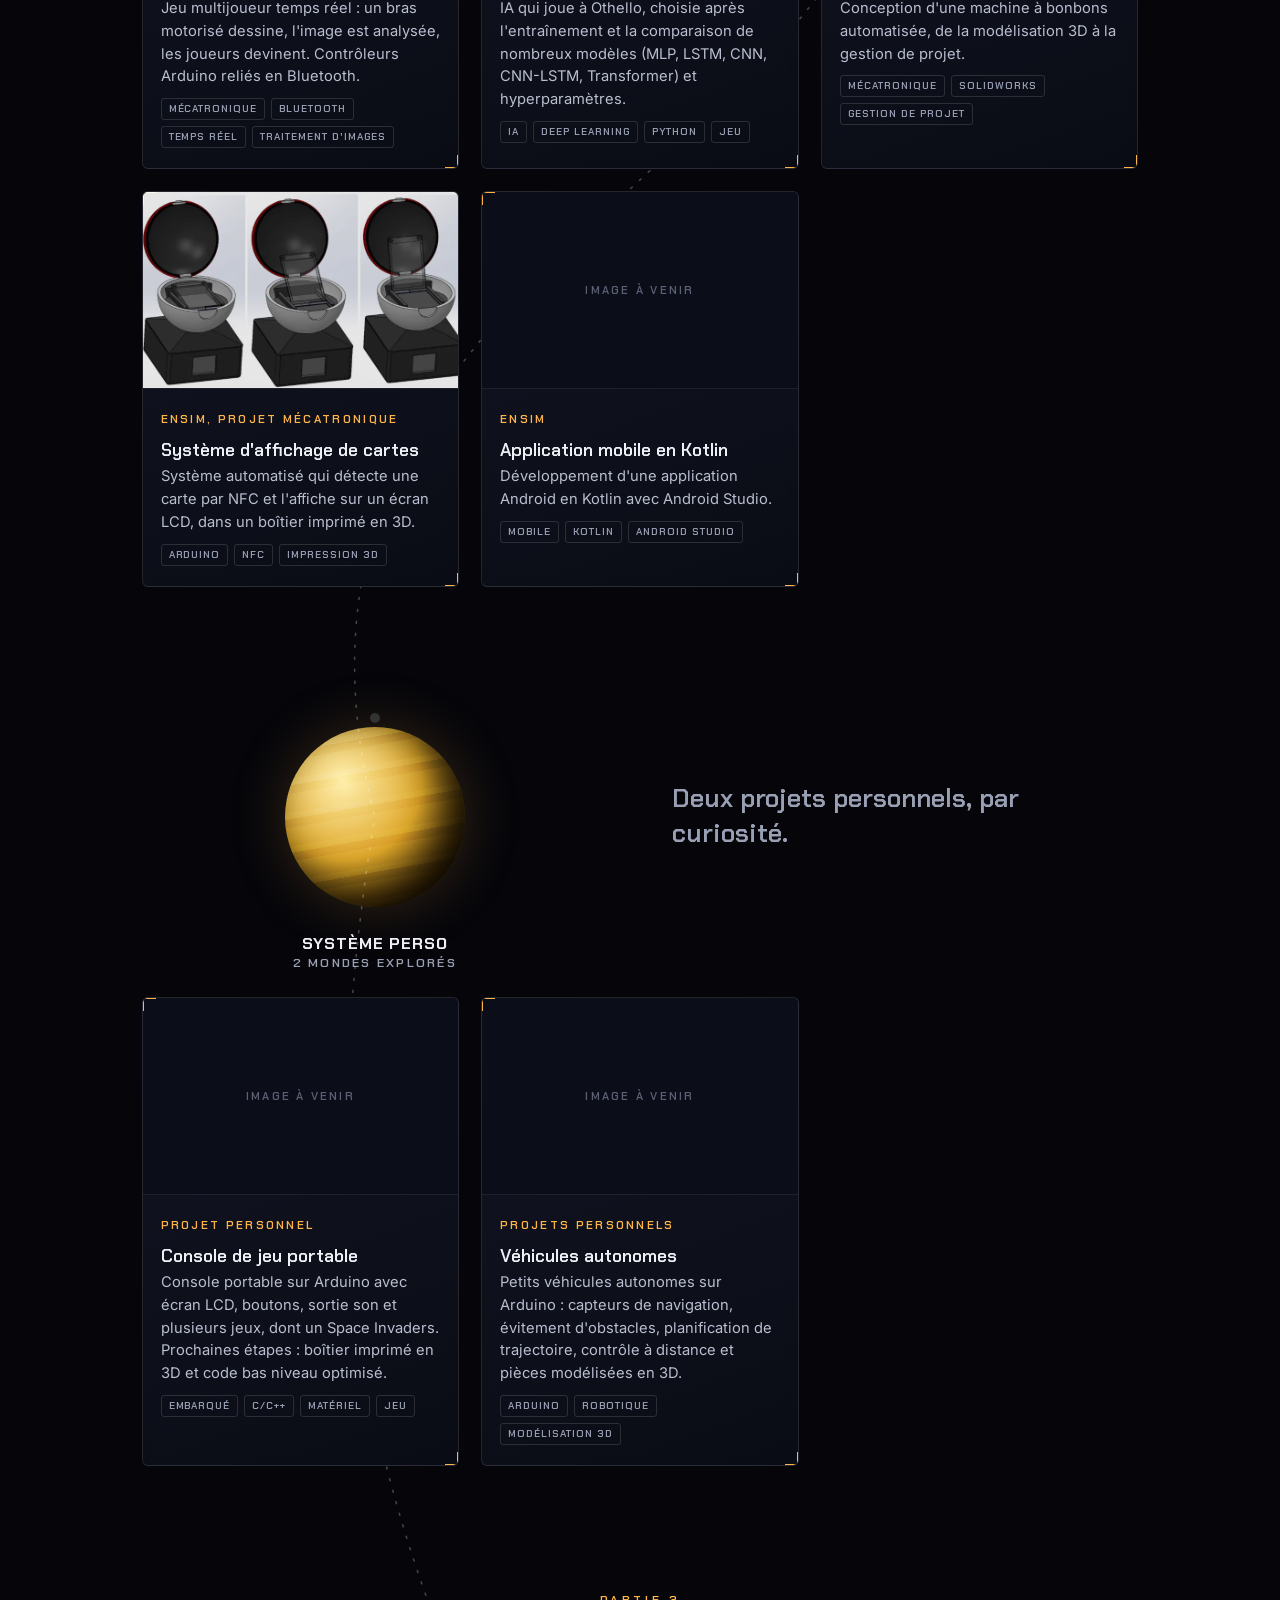
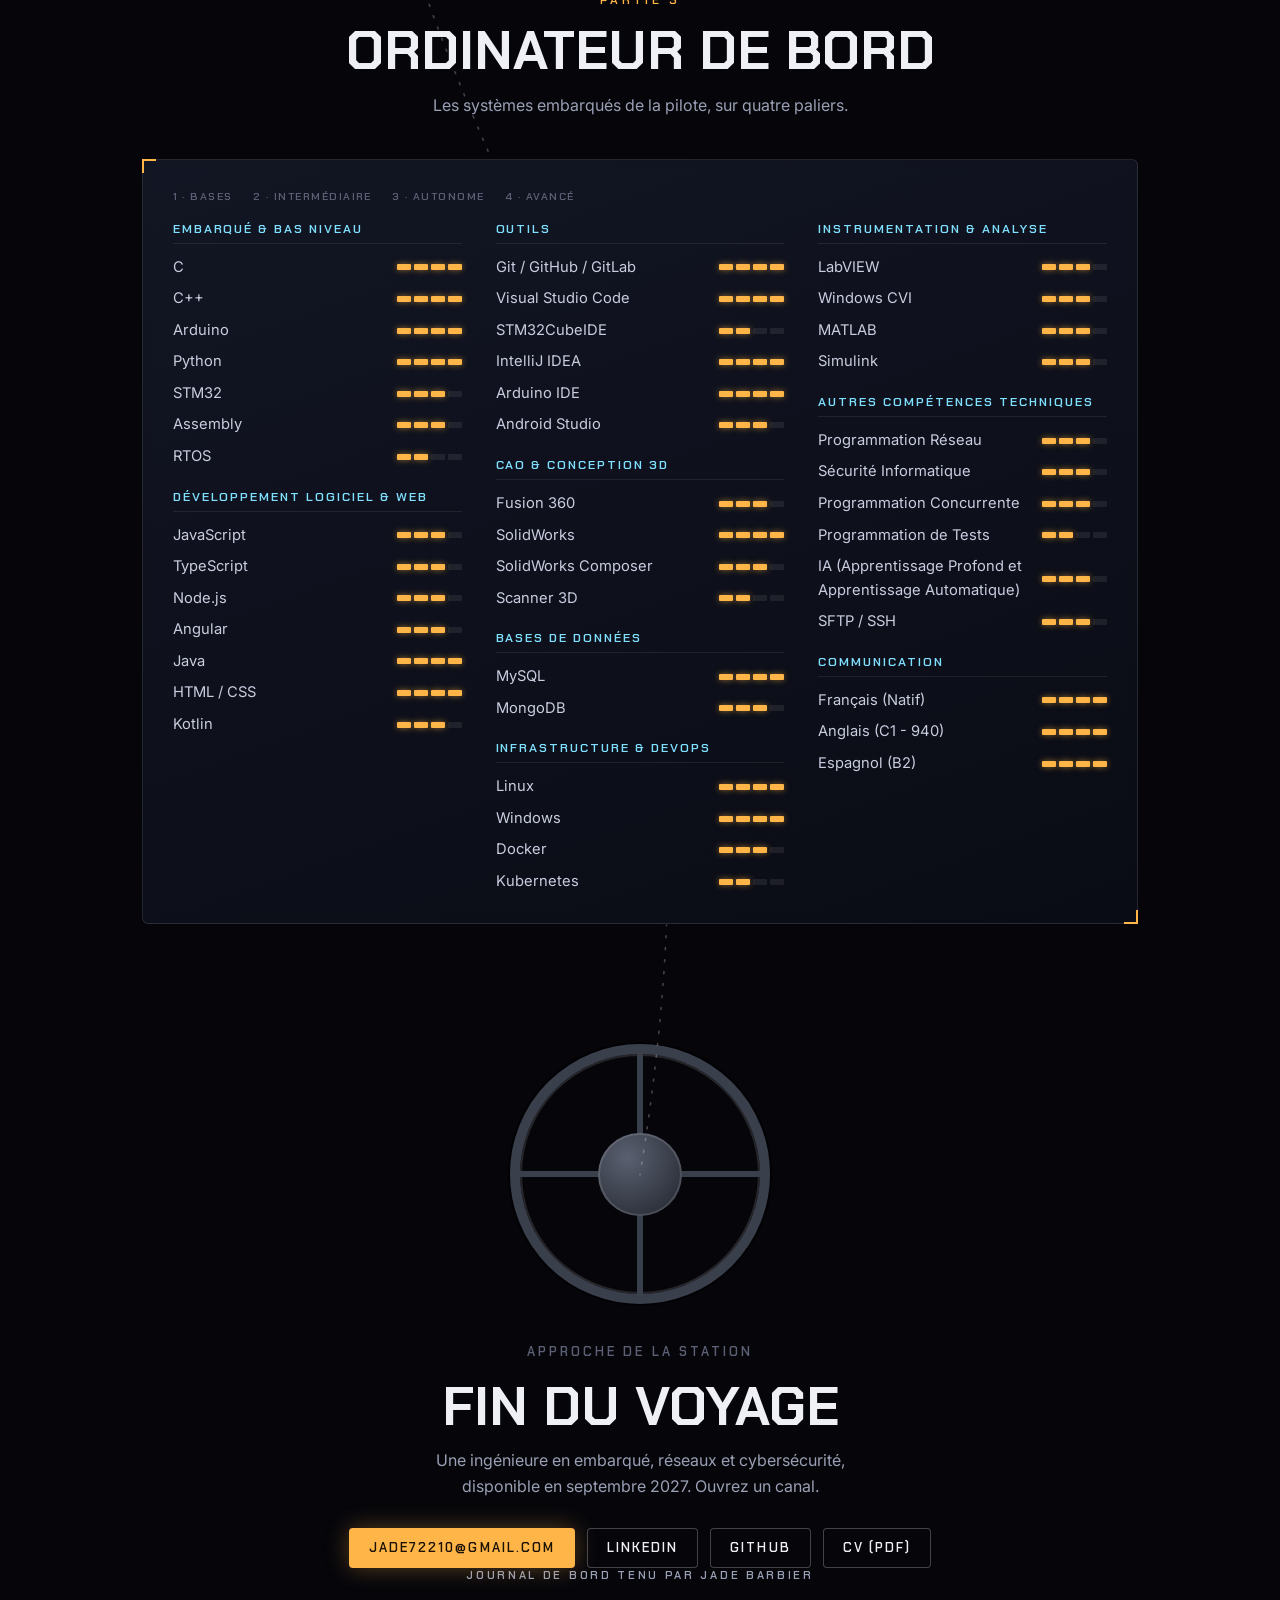
<file: maquette/espace.html>
<!doctype html>
<html lang="fr">
<head>
<meta charset="utf-8">
<meta name="viewport" content="width=device-width, initial-scale=1">
<title>Jade Barbier · Poste de pilotage</title>
<link rel="preconnect" href="https://fonts.googleapis.com">
<link rel="preconnect" href="https://fonts.gstatic.com" crossorigin>
<link href="https://fonts.googleapis.com/css2?family=Chakra+Petch:wght@500;600;700&family=Inter:wght@400;500;600&display=swap" rel="stylesheet">
<style>
:root{
  --void:#05050a; --ink:#eef0f6; --mute:#9aa0b4; --dim:#5b6075;
  --amber:#ffb547; --amber2:#ff8a3d; --vio:#9b7bff; --cyan:#7fe0ff; --ok:#5ef0a0;
  --metal1:#1b1d24; --metal2:#2a2d36; --hud:"Chakra Petch",sans-serif;
  --side:clamp(10px,3.4vw,52px); --dash:clamp(72px,14vh,128px); --top:clamp(18px,3vh,30px);
}
*,*::before,*::after{box-sizing:border-box}
html,body{margin:0}
html{scroll-behavior:smooth}
body{background:var(--void);color:var(--ink);font:400 1rem/1.6 Inter,system-ui,sans-serif;overflow-x:clip}
img{display:block;max-width:100%}
a{color:inherit}
button{font:inherit;color:inherit}

/* ---------- espace (derrière le pare-brise) ---------- */
#space{position:fixed;inset:0;z-index:-2;width:100%;height:100%}
.nebula{position:fixed;inset:-10%;z-index:-3;background:
  radial-gradient(35% 30% at 75% 25%,#4a2f9a55,transparent 70%),
  radial-gradient(30% 28% at 20% 70%,#1f4a8a40,transparent 70%),
  radial-gradient(25% 20% at 60% 85%,#8a2f6a35,transparent 70%),var(--void);will-change:transform}

/* ---------- poste de pilotage ---------- */
#frame{position:fixed;inset:0;z-index:20;width:100%;height:100%;pointer-events:none}
#frame .metal{fill:url(#metal)}
#frame .edge{fill:none;stroke:#ffffff22;stroke-width:1.5}
#frame .rivet{fill:#3a3e4a;stroke:#0008}
#frame .glass{fill:url(#glare);pointer-events:none}
.dash{position:fixed;left:0;right:0;bottom:0;height:var(--dash);z-index:21;display:grid;grid-template-columns:1fr minmax(260px,1.3fr) 1fr;align-items:center;gap:clamp(10px,2vw,30px);padding:14px clamp(14px,4vw,64px) 10px;
  background:linear-gradient(#262932,#14161c 40%,#0c0d11);border-radius:50% 50% 0 0/26px 26px 0 0;box-shadow:0 -1px 0 #ffffff1c,0 -18px 40px #000a}
.dash .lbl{font:600 .62rem/1 var(--hud);letter-spacing:.18em;text-transform:uppercase;color:var(--dim)}
.gauge{display:flex;align-items:center;gap:14px}
.gauge svg{width:clamp(56px,7vw,86px);height:auto;overflow:visible}
.gauge .arc{fill:none;stroke:#2c303b;stroke-width:6;stroke-linecap:round}
.gauge .val{fill:none;stroke:var(--amber);stroke-width:6;stroke-linecap:round;filter:drop-shadow(0 0 4px var(--amber))}
.gauge .needle{stroke:#fff;stroke-width:2;stroke-linecap:round;transition:transform .2s}
.gauge b{display:block;font:700 1.15rem/1.1 var(--hud);color:var(--amber)}
.pilot{display:flex;align-items:center;gap:12px}
.pilot img{width:clamp(36px,4.4vw,52px);aspect-ratio:1;border-radius:50%;object-fit:cover;box-shadow:0 0 0 2px #2c303b,0 0 0 4px var(--amber)}
.pilot b{display:block;font:600 .9rem/1.2 var(--hud)}
.screen{position:relative;height:100%;max-height:96px;border-radius:8px;background:#06110f;box-shadow:inset 0 0 0 1px #ffffff14,inset 0 0 30px #00ffa60d;padding:10px 14px;overflow:hidden;font-family:var(--hud);display:grid;align-content:center;gap:6px}
.screen::after{content:"";position:absolute;inset:0;background:repeating-linear-gradient(#0000 0 2px,#0000002e 2px 3px);pointer-events:none}
.screen .row{display:flex;justify-content:space-between;gap:10px;font-size:.7rem;letter-spacing:.14em;text-transform:uppercase;color:#5ef0a0aa}
.screen .cap{font:600 clamp(.85rem,1.5vw,1.1rem)/1.1 var(--hud);color:var(--ok);text-shadow:0 0 8px #5ef0a088;white-space:nowrap;overflow:hidden;text-overflow:ellipsis}
.track{position:relative;height:4px;background:#5ef0a022;border-radius:2px}
.track i{position:absolute;left:0;top:0;bottom:0;width:0;background:var(--ok);border-radius:2px;box-shadow:0 0 8px var(--ok)}
.toggles{display:flex;justify-content:flex-end;gap:clamp(6px,1vw,12px)}
.tg{display:flex;flex-direction:column;align-items:center;gap:6px;text-decoration:none;font:600 .56rem/1 var(--hud);letter-spacing:.14em;text-transform:uppercase;color:var(--dim);pointer-events:auto}
.tg span{width:clamp(22px,2.6vw,30px);height:clamp(28px,3.4vw,38px);border-radius:5px;background:linear-gradient(#383c48,#1f222a);box-shadow:inset 0 1px #ffffff22,0 3px 0 #000;position:relative;transition:transform .1s}
.tg span::after{content:"";position:absolute;left:50%;top:6px;width:8px;height:4px;margin-left:-4px;border-radius:2px;background:#3a2a14;transition:.3s}
.tg.on{color:var(--amber)}
.tg.on span::after{background:var(--amber);box-shadow:0 0 8px var(--amber)}
.tg:hover span{transform:translateY(2px)}

/* ---------- route ---------- */
.sea{position:relative;max-width:1180px;margin:0 auto;padding:var(--top) calc(var(--side) + clamp(16px,4vw,48px)) calc(var(--dash) + 40px)}
#route{position:absolute;inset:0;width:100%;height:100%;overflow:visible;pointer-events:none;z-index:1}
#route .ahead{fill:none;stroke:#ffffff40;stroke-width:1.6;stroke-dasharray:2 10;stroke-linecap:round}
#route .done{fill:none;stroke:url(#trail);stroke-width:3;stroke-linecap:round;filter:drop-shadow(0 0 6px var(--amber2))}
#ship .body{fill:#e9ecf3;stroke:#0a0b10;stroke-width:1.2}
#ship .wing{fill:#7c84a0;stroke:#0a0b10;stroke-width:1.2}
#ship .win{fill:var(--cyan)}
#ship .fire{fill:url(#fire);transform-box:fill-box;transform-origin:100% 50%}

section,header{position:relative}
.stop{display:grid;grid-template-columns:1fr 1fr;gap:clamp(24px,5vw,80px);align-items:center;padding:90px 0}
.stop.flip .body-slot{order:2}
.body-slot{position:relative;z-index:0;justify-self:center;display:grid;place-items:center;width:100%;min-height:300px}
.wp{position:absolute;left:50%;top:50%;width:1px;height:1px}

/* planètes */
.planet{position:relative;width:var(--s,200px);aspect-ratio:1;border-radius:50%;
  background:radial-gradient(circle at 32% 30%,var(--c1),var(--c2) 45%,var(--c3) 78%,#000 100%);
  box-shadow:inset -18px -14px 40px #000c,0 0 60px var(--glow,#9b7bff33)}
.planet::before{content:"";position:absolute;inset:0;border-radius:50%;background:repeating-linear-gradient(var(--band,170deg),#ffffff00 0 9%,#ffffff10 9% 12%,#00000018 12% 16%);mix-blend-mode:overlay}
.planet .ring{position:absolute;left:-28%;right:-28%;top:42%;height:18%;border-radius:50%;border:3px solid var(--ringc,#e8d3a4aa);transform:rotate(-14deg);box-shadow:0 0 0 6px #ffffff10}
.planet .crater{position:absolute;border-radius:50%;background:#0003;box-shadow:inset 2px 2px 3px #0005}
.beacon{position:absolute;left:50%;top:-14px;width:10px;height:10px;margin-left:-5px;border-radius:50%;background:#333;transition:.4s;z-index:2}
.stop.on .beacon,.dock.on .beacon{background:var(--ok);box-shadow:0 0 12px var(--ok),0 0 30px var(--ok)}
.pname{position:absolute;left:0;right:0;bottom:-6px;text-align:center;font:600 .78rem/1.4 var(--hud);letter-spacing:.18em;text-transform:uppercase;color:var(--mute)}
.pname b{display:block;color:var(--ink);font-size:1rem;letter-spacing:.06em}

/* panneaux holographiques */
.panel{position:relative;z-index:2;background:linear-gradient(160deg,#141826e6,#0b0d16e6);border:1px solid #ffffff1a;border-radius:6px;padding:clamp(20px,3vw,30px);backdrop-filter:blur(6px);opacity:0;transform:translateY(20px);transition:opacity .8s,transform .8s}
.panel::before,.panel::after{content:"";position:absolute;width:14px;height:14px;border:2px solid var(--amber)}
.panel::before{top:-1px;left:-1px;border-right:0;border-bottom:0}
.panel::after{bottom:-1px;right:-1px;border-left:0;border-top:0}
.panel.in{opacity:1;transform:none}
.panel .k{font:600 .72rem/1 var(--hud);letter-spacing:.2em;text-transform:uppercase;color:var(--amber)}
.panel h2{font:700 clamp(1.6rem,3vw,2.2rem)/1.1 var(--hud);margin:10px 0 6px}
.panel h3{font:600 1.35rem/1.25 var(--hud);margin:8px 0 4px}
.panel .where{color:var(--mute)}
.panel ul{margin:12px 0 0;padding:0;list-style:none;display:grid;gap:8px;color:#c9cde0}
.panel li{position:relative;padding-left:18px}
.panel li::before{content:"";position:absolute;left:0;top:.6em;width:8px;height:2px;background:var(--amber)}

/* départ */
.hero{min-height:calc(100vh - var(--dash) - var(--top));display:grid;grid-template-columns:1.15fr 1fr;gap:clamp(20px,4vw,60px);align-items:center;padding:30px 0 60px}
.hero .k{font:600 .78rem/1 var(--hud);letter-spacing:.3em;text-transform:uppercase;color:var(--amber)}
.hero h1{font:700 clamp(3rem,8vw,6.6rem)/.92 var(--hud);letter-spacing:-.01em;margin:18px 0 16px;text-transform:uppercase}
.hero h1 span{display:block;color:transparent;-webkit-text-stroke:1.5px var(--ink)}
.hero p{color:var(--mute);font-size:1.08rem;max-width:44ch;margin:0}
.status{display:inline-flex;align-items:center;gap:10px;margin-top:22px;font:600 .8rem var(--hud);letter-spacing:.14em;text-transform:uppercase}
.status::before{content:"";width:9px;height:9px;border-radius:50%;background:var(--ok);box-shadow:0 0 10px var(--ok);animation:pulse 2s infinite}
@keyframes pulse{50%{opacity:.35}}
.ctas{display:flex;gap:12px;flex-wrap:wrap;margin-top:28px}
.btn{display:inline-flex;align-items:center;gap:10px;text-decoration:none;font:600 .8rem/1 var(--hud);letter-spacing:.16em;text-transform:uppercase;padding:14px 20px;border-radius:4px;background:var(--amber);color:#1b1205;box-shadow:0 0 24px #ffb54755;transition:transform .15s}
.btn.o{background:none;color:var(--ink);box-shadow:inset 0 0 0 1px #ffffff40}
.btn:hover{transform:translateY(-2px)}
.home{position:relative;width:min(100%,380px);aspect-ratio:1;justify-self:center}
.home img{position:absolute;inset:16%;width:68%;height:68%;border-radius:50%;object-fit:cover;box-shadow:0 0 0 2px #ffffff30,0 0 60px #9b7bff55}
.home .orb{position:absolute;inset:4%;border:1px dashed #ffffff30;border-radius:50%;animation:spin 40s linear infinite}
.home .orb i{position:absolute;top:50%;left:-6px;width:12px;height:12px;margin-top:-6px;border-radius:50%;background:var(--amber);box-shadow:0 0 14px var(--amber)}
@keyframes spin{to{transform:rotate(360deg)}}
.home .pname{bottom:-14px}

.chapter{text-align:center;padding:100px 0 10px;position:relative;z-index:2}
.chapter span{font:600 .75rem var(--hud);letter-spacing:.3em;text-transform:uppercase;color:var(--amber)}
.chapter h2{font:700 clamp(2rem,5vw,3.4rem)/1.05 var(--hud);margin:.2em 0 .25em;text-transform:uppercase}
.chapter p{max-width:52ch;margin:0 auto;color:var(--mute)}

/* projets */
.group{padding:30px 0 20px}
.group .stop{padding:30px 0}
.cards{display:grid;grid-template-columns:repeat(auto-fill,minmax(250px,1fr));gap:22px;position:relative;z-index:2}
.card{padding:0;overflow:hidden;transition-delay:var(--d,0s)}
.card .pic{aspect-ratio:16/10;background:#0b0e18;display:grid;place-items:center;border-bottom:1px solid #ffffff14;overflow:hidden}
.card .pic img{width:100%;height:100%;object-fit:cover;opacity:.9}
.card .pic span{font:600 .7rem var(--hud);letter-spacing:.2em;text-transform:uppercase;color:var(--dim)}
.card .txt{padding:16px 18px 20px}
.card h3{font-size:1.12rem}
.card p{margin:0;color:#b9bed0;font-size:.92rem;line-height:1.55}
.card .tags{margin-top:10px;display:flex;flex-wrap:wrap;gap:6px}
.card .tags span{font:600 .62rem/1 var(--hud);letter-spacing:.1em;text-transform:uppercase;padding:5px 7px;border:1px solid #ffffff22;border-radius:3px;color:var(--mute)}

/* ordinateur de bord */
.computer{max-width:1040px;margin:30px auto 0}
.computer .cols{columns:3 250px;column-gap:34px;margin-top:18px}
.computer .cat{break-inside:avoid;margin-bottom:20px}
.computer h4{font:600 .78rem var(--hud);letter-spacing:.16em;text-transform:uppercase;color:var(--cyan);margin:0 0 8px;padding-bottom:6px;border-bottom:1px solid #ffffff14}
.computer li{display:flex;justify-content:space-between;align-items:center;gap:10px;padding:0;font-size:.92rem}
.computer li::before{display:none}
.seg{display:flex;gap:3px}
.seg i{width:14px;height:6px;border-radius:1px;background:#ffffff14}
.seg i.f{background:var(--amber);box-shadow:0 0 6px #ffb54788}
.key{display:flex;flex-wrap:wrap;gap:8px 20px;font:600 .66rem var(--hud);letter-spacing:.14em;text-transform:uppercase;color:var(--dim)}

/* station */
.dock{padding:120px 0 40px;text-align:center}
.station{position:relative;width:min(70vw,260px);aspect-ratio:1;margin:0 auto 34px}
.station .ring{position:absolute;inset:0;border-radius:50%;border:10px solid #3a3f4c;box-shadow:inset 0 0 0 2px #ffffff22,0 0 0 2px #0008;animation:spin 30s linear infinite}
.station .ring::before{content:"";position:absolute;inset:-10px;border-radius:50%;background:repeating-conic-gradient(#ffffff00 0 8deg,#ffb54700 8deg 12deg);transition:.6s}
.station .hub{position:absolute;inset:34%;border-radius:50%;background:radial-gradient(circle at 35% 30%,#5a6070,#20232c);box-shadow:inset 0 0 0 2px #ffffff22}
.station .arm{position:absolute;left:50%;top:10px;bottom:10px;width:6px;margin-left:-3px;background:#3a3f4c}
.station .arm.h{transform:rotate(90deg)}
.dock.on .station .ring::before{background:repeating-conic-gradient(#ffffff00 0 8deg,#ffb547 8deg 10deg)}
.dock.on .station .hub{box-shadow:inset 0 0 0 2px var(--amber),0 0 40px #ffb54788}
.dock .wp{top:50%}
.dock .msg{font:600 .8rem var(--hud);letter-spacing:.24em;text-transform:uppercase;color:var(--dim);transition:color .4s}
.dock.on .msg{color:var(--ok);text-shadow:0 0 10px #5ef0a088}
.dock h2{font:700 clamp(2rem,5vw,3.4rem)/1.05 var(--hud);text-transform:uppercase;margin:.25em 0}
.dock p{color:var(--mute);max-width:46ch;margin:0 auto 28px}
.links{display:flex;flex-wrap:wrap;justify-content:center;gap:12px;position:relative;z-index:2}
.sig{margin-top:50px;font:600 .7rem var(--hud);letter-spacing:.24em;text-transform:uppercase;color:var(--dim)}

@media (max-width:860px){
  :root{--dash:66px}
  .sea{padding-left:34px;padding-right:34px}
  .hero,.stop{grid-template-columns:1fr}
  .stop.flip .body-slot{order:0}
  .home{width:min(76%,300px);order:-1}
  .body-slot{min-height:220px}
  .planet{--s:min(var(--s0,200px),48vw)!important;width:var(--s)}
  .dash{grid-template-columns:1fr;padding:10px 12px 8px}
  .gauge,.toggles,.pilot{display:none}
  .screen{max-height:52px;padding:6px 10px;gap:4px}
  .screen .row:first-child{display:none}
}
@media (prefers-reduced-motion:reduce){
  html{scroll-behavior:auto}
  .panel{opacity:1;transform:none;transition:none}
  .home .orb,.station .ring{animation:none}
}
</style>
</head>
<body>
<div class="nebula" id="nebula"></div>
<canvas id="space" aria-hidden="true"></canvas>

<!-- cadre du pare-brise (dessiné en JS selon la taille de l'écran) -->
<svg id="frame" aria-hidden="true">
  <defs>
    <linearGradient id="metal" x1="0" y1="0" x2="1" y2="1"><stop offset="0" stop-color="#2b2e38"/><stop offset=".5" stop-color="#16181e"/><stop offset="1" stop-color="#22252e"/></linearGradient>
    <linearGradient id="glare" x1="0" y1="0" x2="1" y2="1"><stop offset="0" stop-color="#fff" stop-opacity=".05"/><stop offset=".3" stop-color="#fff" stop-opacity="0"/><stop offset=".62" stop-color="#fff" stop-opacity="0"/><stop offset=".7" stop-color="#9b7bff" stop-opacity=".04"/><stop offset="1" stop-color="#fff" stop-opacity="0"/></linearGradient>
  </defs>
  <path class="glass" id="glass"/>
  <path class="metal" id="metalPath" fill-rule="evenodd"/>
  <path class="edge" id="edgePath"/>
  <g id="rivets"></g>
</svg>

<!-- tableau de bord -->
<nav class="dash" aria-label="Tableau de bord">
  <div class="gauge">
    <svg viewBox="-50 -50 100 60" aria-hidden="true"><path class="arc" d="M-40,0 A40,40 0 0 1 40,0"/><path class="val" id="gval" d="M-40,0 A40,40 0 0 1 40,0" pathLength="1" stroke-dasharray="0 1"/><line class="needle" id="needle" x1="0" y1="0" x2="-34" y2="0"/></svg>
    <div><span class="lbl">Vitesse</span><b id="speed">0 km/s</b></div>
  </div>
  <div class="screen">
    <div class="row"><span>Nav · route MJ-2027</span><span id="pct">0 %</span></div>
    <div class="cap" id="cap">Cap : base de départ</div>
    <div class="track"><i id="bar"></i></div>
  </div>
  <div class="toggles">
    <a class="tg" href="#depart" data-sec="depart"><span></span>Départ</a>
    <a class="tg" href="#escales" data-sec="escales"><span></span>Escales</a>
    <a class="tg" href="#systemes" data-sec="systemes"><span></span>Projets</a>
    <a class="tg" href="#bord" data-sec="bord"><span></span>Bord</a>
    <a class="tg" href="#station" data-sec="station"><span></span>Contact</a>
  </div>
</nav>

<div class="sea" id="sea">
  <svg id="route" aria-hidden="true">
    <defs>
      <clipPath id="flown"><rect id="flownRect" x="-50" y="-50" width="5000" height="0"/></clipPath>
      <linearGradient id="trail" gradientUnits="userSpaceOnUse" x1="0" y1="0" x2="0" y2="1"><stop offset="0" stop-color="#9b7bff"/><stop offset="1" stop-color="#ffb547"/></linearGradient>
      <linearGradient id="fire" x1="1" y1="0" x2="0" y2="0"><stop offset="0" stop-color="#fff"/><stop offset=".3" stop-color="#ffd27a"/><stop offset="1" stop-color="#ff5a1f" stop-opacity="0"/></linearGradient>
    </defs>
    <path class="ahead" id="ahead"/><path class="done" id="done" clip-path="url(#flown)"/>
    <g id="ship">
      <path class="fire" id="fire" d="M-14,-4 L-40,0 L-14,4 Z"/>
      <path class="wing" d="M-8,-4 L-14,-14 L2,-5 Z M-8,4 L-14,14 L2,5 Z"/>
      <path class="body" d="M-14,-5 L8,-5 Q18,0 8,5 L-14,5 Z"/>
      <circle class="win" cx="5" cy="0" r="2.4"/>
    </g>
  </svg>

  <!-- départ -->
  <section class="hero" id="depart">
    <div>
      <span class="k">Pilote · Le Mans · 2026</span>
      <h1>Jade<span>Barbier</span></h1>
      <p>Élève ingénieure à l'ENSIM, en alternance chez SNCF Voyageurs. À la frontière du logiciel et du matériel : systèmes embarqués, réseaux et cybersécurité.</p>
      <span class="status">Disponible à partir de sept. 2027</span>
      <div class="ctas"><a class="btn" href="#escales">Décoller</a><a class="btn o" href="#station">Aller à la station</a></div>
    </div>
    <div class="home" data-name="base de départ">
      <span class="orb"><i></i></span>
      <img src="assets/jade.webp" alt="Portrait de Jade Barbier">
      <span class="wp" data-wp data-name="base de départ"></span>
      <div class="pname"><b>Base MJ</b>point de départ</div>
    </div>
  </section>

  <div class="chapter" id="escales"><span>Partie 1</span><h2>Les escales</h2><p>Chaque monde visité, dans l'ordre du voyage.</p></div>

  <section class="stop">
    <div class="body-slot"><div class="planet" style="--s:150px;--s0:150px;--c1:#d9d6cf;--c2:#8e8a84;--c3:#3c3a38;--glow:#ffffff22"><span class="crater" style="left:24%;top:30%;width:20%;height:20%"></span><span class="crater" style="left:58%;top:56%;width:14%;height:14%"></span><span class="beacon"></span></div><span class="wp" data-wp data-name="lune Malraux"></span><div class="pname"><b>Lune Malraux</b>2019 — 2022</div></div>
    <div class="panel"><span class="k">Lycée André Malraux · Allonnes</span><h3>Baccalauréat général</h3><p class="where">Premier mouillage : les bases scientifiques avant le grand départ.</p></div>
  </section>
  <section class="stop flip">
    <div class="body-slot"><div class="planet" style="--s:170px;--s0:170px;--c1:#ffd2a1;--c2:#e07a3a;--c3:#5a2412;--glow:#ff8a3d33;--band:160deg"><span class="beacon"></span></div><span class="wp" data-wp data-name="planète Colart"></span><div class="pname"><b>Planète Colart</b>été 2023</div></div>
    <div class="panel"><span class="k">Colart International · Le Mans</span><h3>Opératrice de conditionnement</h3><ul><li>Assemblage, contrôle et conditionnement sur lignes de production.</li><li>Normes qualité et sécurité.</li></ul></div>
  </section>
  <section class="stop">
    <div class="body-slot"><div class="planet" style="--s:210px;--s0:210px;--c1:#b8f0ff;--c2:#2f8fb8;--c3:#0c2a44;--glow:#7fe0ff33;--ringc:#bfe9ffaa"><span class="ring"></span><span class="beacon"></span></div><span class="wp" data-wp data-name="planète ENSIM"></span><div class="pname"><b>Planète ENSIM</b>2024 — 2027</div></div>
    <div class="panel"><span class="k">ENSIM · Le Mans</span><h3>Cycle ingénieur en alternance</h3><ul><li>Systèmes embarqués, réseaux, cybersécurité.</li><li>Projets d'équipe : mécatronique, IA, mobile.</li></ul></div>
  </section>
  <section class="stop flip">
    <div class="body-slot"><div class="planet" style="--s:270px;--s0:270px;--c1:#e6c8ff;--c2:#8a4fd8;--c3:#2a1052;--glow:#9b7bff55;--band:175deg;--ringc:#e2c8ffaa"><span class="ring"></span><span class="beacon"></span></div><span class="wp" data-wp data-name="géante SNCF Voyageurs"></span><div class="pname"><b>Géante SNCF Voyageurs</b>2024 — 2027 · en orbite</div></div>
    <div class="panel"><span class="k">SNCF Voyageurs · CIM du Mans</span><h3>Alternance en informatique embarquée et réseaux</h3><ul><li>Tests de conformité des équipements embarqués aux spécifications ITxPT : consommation électrique, services échangés.</li><li>Client EST pour sécuriser les communications à bord (mTLS).</li><li>Outil de test de connexion SFTP et étude d'impact du Cyber Resilience Act.</li></ul></div>
  </section>

  <div class="chapter" id="systemes"><span>Partie 2</span><h2>Les systèmes</h2><p>Les projets, regroupés en trois systèmes stellaires.</p></div>
  <div id="groups"></div>

  <div class="chapter" id="bord"><span>Partie 3</span><h2>Ordinateur de bord</h2><p>Les systèmes embarqués de la pilote, sur quatre paliers.</p></div>
  <div class="panel computer">
    <div class="key"><span>1 · bases</span><span>2 · intermédiaire</span><span>3 · autonome</span><span>4 · avancé</span></div>
    <div class="cols" id="cols"></div>
  </div>

  <section class="dock" id="station">
    <div class="station"><span class="ring"></span><span class="arm"></span><span class="arm h"></span><span class="hub"></span><span class="wp" data-wp data-name="station de contact"></span></div>
    <span class="msg" id="dockmsg">Approche de la station</span>
    <h2>Fin du voyage</h2>
    <p>Une ingénieure en embarqué, réseaux et cybersécurité, disponible en septembre 2027. Ouvrez un canal.</p>
    <div class="links">
      <a class="btn" href="mailto:jade72210@gmail.com">jade72210@gmail.com</a>
      <a class="btn o" href="https://www.linkedin.com/in/jade-barbier-b261b8266" target="_blank" rel="noopener">LinkedIn</a>
      <a class="btn o" href="https://github.com/MoggleJ" target="_blank" rel="noopener">GitHub</a>
      <a class="btn o" href="#">CV (PDF)</a>
    </div>
    <p class="sig">Journal de bord tenu par Jade Barbier</p>
  </section>
</div>

<script src="data.js"></script>
<script src="skills.js"></script>
<script>
// ---------- systèmes de projets ----------
const G=[['pro','Système Entreprise','Trois missions au cœur du ferroviaire.',{c1:'#ffb3a1',c2:'#d0453a',c3:'#3a0f10',glow:'#ff5a4a33'}],
         ['school','Système École','Cinq projets d\'école, du bras robotique à l\'IA.',{c1:'#b4ffe6',c2:'#2fb894',c3:'#0b3a30',glow:'#5ef0a033'}],
         ['perso','Système Perso','Deux projets personnels, par curiosité.',{c1:'#fff0b0',c2:'#e0a92a',c3:'#4a2f05',glow:'#ffb54733'}]];
document.getElementById('groups').innerHTML=G.map(([k,label,line,c],gi)=>{const items=(window.PROJECTS||[]).filter(p=>p.kind===k);
  return `<div class="group"><section class="stop ${gi%2?'flip':''}"><div class="body-slot"><div class="planet" style="--s:180px;--s0:180px;--c1:${c.c1};--c2:${c.c2};--c3:${c.c3};--glow:${c.glow}"><span class="beacon"></span></div><span class="wp" data-wp data-name="${label.toLowerCase()}"></span><div class="pname"><b>${label}</b>${items.length} mondes explorés</div></div><p style="font:600 clamp(1.2rem,2.4vw,1.6rem)/1.35 var(--hud);color:var(--mute);margin:0">${line}</p></section>
  <div class="cards">${items.map((p,i)=>`<article class="panel card" style="--d:${(i%3)*.1}s"><div class="pic">${p.img?`<img src="${p.img}" alt="" loading="lazy">`:'<span>Image à venir</span>'}</div><div class="txt"><span class="k">${p.where||''}</span><h3>${p.title}</h3><p>${p.desc||''}</p><div class="tags">${(p.tags||[]).slice(0,4).map(t=>`<span>${t}</span>`).join('')}</div></div></article>`).join('')}</div></div>`}).join('');

// ---------- ordinateur de bord ----------
document.getElementById('cols').innerHTML=(window.SKILLS||[]).map(c=>`<div class="cat"><h4>${c.title}</h4><ul>${c.skills.map(([n,l])=>`<li><span>${n}</span><span class="seg">${[0,1,2,3].map(i=>`<i class="${i<l?'f':''}"></i>`).join('')}</span></li>`).join('')}</ul></div>`).join('');

// ---------- apparitions ----------
const io=new IntersectionObserver(es=>es.forEach(e=>{if(e.isIntersecting){e.target.classList.add('in');io.unobserve(e.target)}}),{threshold:.12});
document.querySelectorAll('.panel').forEach(el=>io.observe(el));

// ---------- cadre du pare-brise ----------
function cockpit(){
  const w=innerWidth,h=innerHeight,cs=getComputedStyle(document.documentElement);
  const side=parseFloat(cs.getPropertyValue('--side'))||30,top=parseFloat(cs.getPropertyValue('--top'))||24,dash=document.querySelector('.dash').offsetHeight;
  const ti=side+w*.035,r=Math.min(46,w*.05),bot=h-dash+18;
  const inner=`M${ti+r},${top} L${w-ti-r},${top} Q${w-ti},${top} ${w-ti+r*.25},${top+r} L${w-side},${bot-r} Q${w-side},${bot} ${w-side-r},${bot} L${side+r},${bot} Q${side},${bot} ${side},${bot-r} L${ti-r*.25},${top+r} Q${ti},${top} ${ti+r},${top}Z`;
  const svg=document.getElementById('frame');svg.setAttribute('viewBox',`0 0 ${w} ${h}`);
  document.getElementById('metalPath').setAttribute('d',`M0,0 H${w} V${h} H0Z ${inner}`);
  document.getElementById('edgePath').setAttribute('d',inner);
  document.getElementById('glass').setAttribute('d',inner);
  let rv='';const n=Math.round(w/90);for(let i=1;i<n;i++)rv+=`<circle class="rivet" cx="${i*w/n}" cy="${top/2}" r="2.6"/>`;
  document.getElementById('rivets').innerHTML=rv;
}

// ---------- espace qui défile ----------
const cv=document.getElementById('space'),cx=cv.getContext('2d'),neb=document.getElementById('nebula');
let stars=[],vel=0,lastY=scrollY;
function seed(){cv.width=innerWidth*devicePixelRatio;cv.height=innerHeight*devicePixelRatio;
  stars=Array.from({length:Math.round(innerWidth*innerHeight/2600)},()=>({x:Math.random()*innerWidth,y:Math.random()*innerHeight,z:Math.random()*.9+.1}))}
function space(){
  const dy=scrollY-lastY;lastY=scrollY;vel+=(dy-vel)*.12;
  cx.setTransform(devicePixelRatio,0,0,devicePixelRatio,0,0);cx.clearRect(0,0,innerWidth,innerHeight);
  for(const s of stars){
    // on descend : les étoiles montent, d'autant plus vite qu'elles sont proches
    s.y-=(vel*.9+.25)*s.z;
    if(s.y<-20){s.y=innerHeight+20;s.x=Math.random()*innerWidth}if(s.y>innerHeight+20){s.y=-20;s.x=Math.random()*innerWidth}
    const len=Math.min(140,Math.abs(vel)*s.z*2.2);
    cx.globalAlpha=.35+.65*s.z;cx.strokeStyle=s.z>.8?'#ffe2b0':'#dfe6ff';cx.lineWidth=s.z*1.8;
    cx.beginPath();cx.moveTo(s.x,s.y);cx.lineTo(s.x,s.y+(vel>0?len:-len)+.01);cx.lineCap='round';cx.stroke()}
  neb.style.transform=`translateY(${-scrollY*.04}px)`;
  // tableau de bord
  const sp=Math.min(1,Math.abs(vel)/60);
  document.getElementById('speed').textContent=Math.round(Math.abs(vel)*120).toLocaleString('fr-FR')+' km/s';
  document.getElementById('gval').setAttribute('stroke-dasharray',`${sp} 1`);
  document.getElementById('needle').style.transform=`rotate(${sp*180}deg)`;
  requestAnimationFrame(space)}

// ---------- route et vaisseau ----------
const sea=document.getElementById('sea'),route=document.getElementById('route'),ahead=document.getElementById('ahead'),done=document.getElementById('done'),ship=document.getElementById('ship'),fire=document.getElementById('fire');
let S=[],W=[];
function plot(){
  const b=sea.getBoundingClientRect();route.setAttribute('viewBox',`0 0 ${b.width} ${sea.scrollHeight}`);
  W=[...document.querySelectorAll('[data-wp]')].map(n=>{const r=n.getBoundingClientRect();return{x:r.left-b.left,y:r.top-b.top,name:n.dataset.name,el:n.closest('.stop,.dock,.home')}});
  let d=`M${W[0].x},${W[0].y}`;
  for(let i=1;i<W.length;i++){const a=W[i-1],z=W[i],dy=(z.y-a.y)*.5,sw=(i%2?1:-1)*Math.min(160,b.width*.14);d+=` C${a.x+sw},${a.y+dy} ${z.x-sw},${z.y-dy} ${z.x},${z.y}`}
  ahead.setAttribute('d',d);done.setAttribute('d',d);
  const g=document.getElementById('trail');g.setAttribute('y2',sea.scrollHeight);
  const L=done.getTotalLength();S=[];for(let l=0;l<=L;l+=5){const p=done.getPointAtLength(l);S.push([p.x,p.y])}
  {const e=done.getPointAtLength(L);S.push([e.x,e.y])}
  fly();
}
const tgs=[...document.querySelectorAll('.tg')],secs=tgs.map(t=>document.getElementById(t.dataset.sec));
function fly(){if(!S.length)return;
  const b=sea.getBoundingClientRect(),lim=-b.top+(innerHeight-(document.querySelector('.dash').offsetHeight))*.55;
  let k=0;while(k<S.length-1&&S[k+1][1]<=lim)k++;
  if(innerHeight+scrollY>=document.documentElement.scrollHeight-4)k=S.length-1;
  const [x,y]=S[k],n=S[Math.min(k+3,S.length-1)],p=S[Math.max(k-3,0)];
  const ang=Math.atan2(n[1]-p[1],n[0]-p[0])*180/Math.PI;
  ship.setAttribute('transform',`translate(${x},${y}) rotate(${k>=S.length-1?90:ang})`);
  fire.style.transform=`scaleX(${.5+Math.min(1.6,Math.abs(vel)/18)})`;
  document.getElementById('flownRect').setAttribute('height',y+50);
  // escales atteintes et écran de navigation
  let cur=W[0];W.forEach(w=>{const on=w.y<=y+6;w.el&&w.el.classList.toggle('on',on);if(on)cur=w});
  const next=W.find(w=>w.y>y+6);
  document.getElementById('cap').textContent=next?`Cap : ${next.name}`:'Arrimage réussi';
  document.getElementById('dockmsg').textContent=next?'Approche de la station':'Arrimage réussi · canal ouvert';
  const pct=Math.round(k/(S.length-1)*100);document.getElementById('pct').textContent=pct+' %';document.getElementById('bar').style.width=pct+'%';
  let ci=0;secs.forEach((s,i)=>{if(s&&s.getBoundingClientRect().top<innerHeight*.5)ci=i});tgs.forEach((t,i)=>t.classList.toggle('on',i===ci));
}
addEventListener('scroll',()=>requestAnimationFrame(fly),{passive:true});
function all(){cockpit();seed();plot()}
addEventListener('load',all);document.fonts&&document.fonts.ready.then(plot);
let t;addEventListener('resize',()=>{clearTimeout(t);t=setTimeout(all,150)});
cockpit();seed();
if(!matchMedia('(prefers-reduced-motion:reduce)').matches)requestAnimationFrame(space);
// le vaisseau s'anime aussi entre deux scrolls (flamme)
setInterval(()=>{if(Math.abs(vel)>.2)fly()},100);
</script>
</body>
</html>
</file>
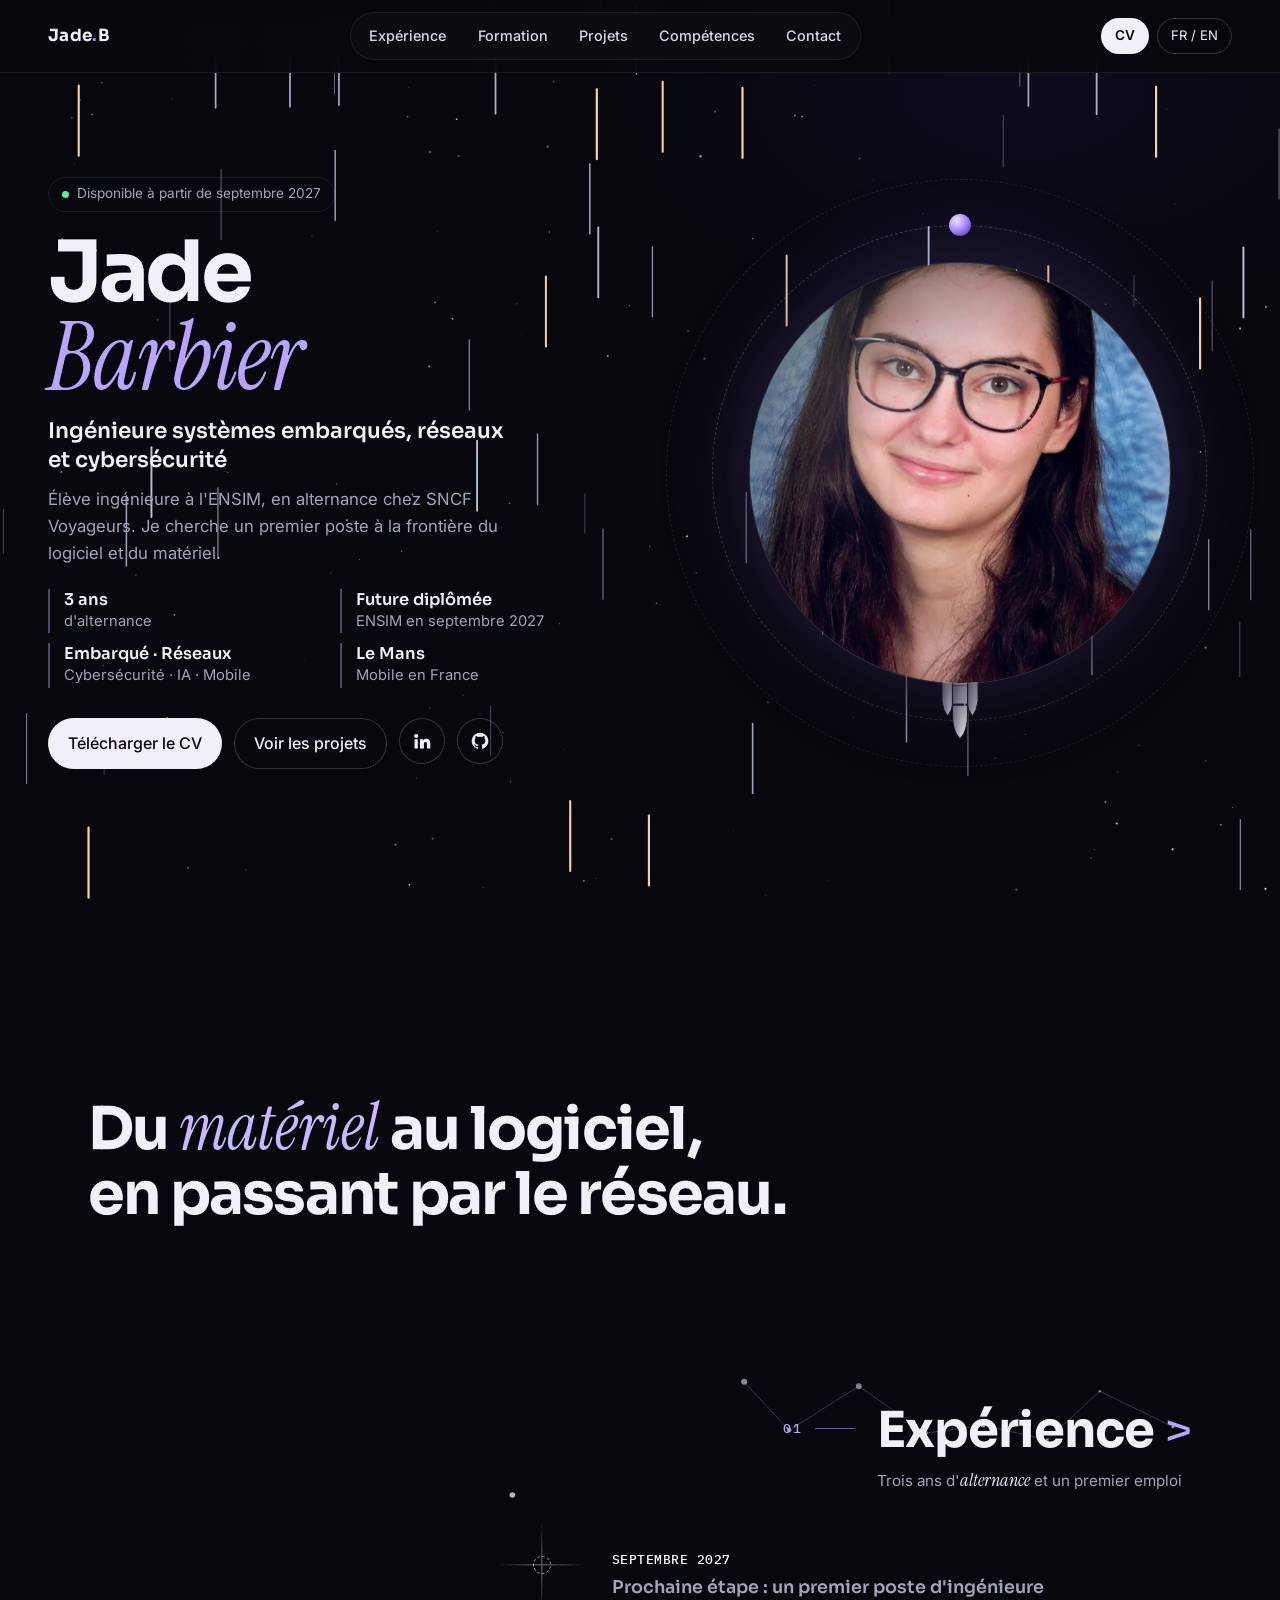
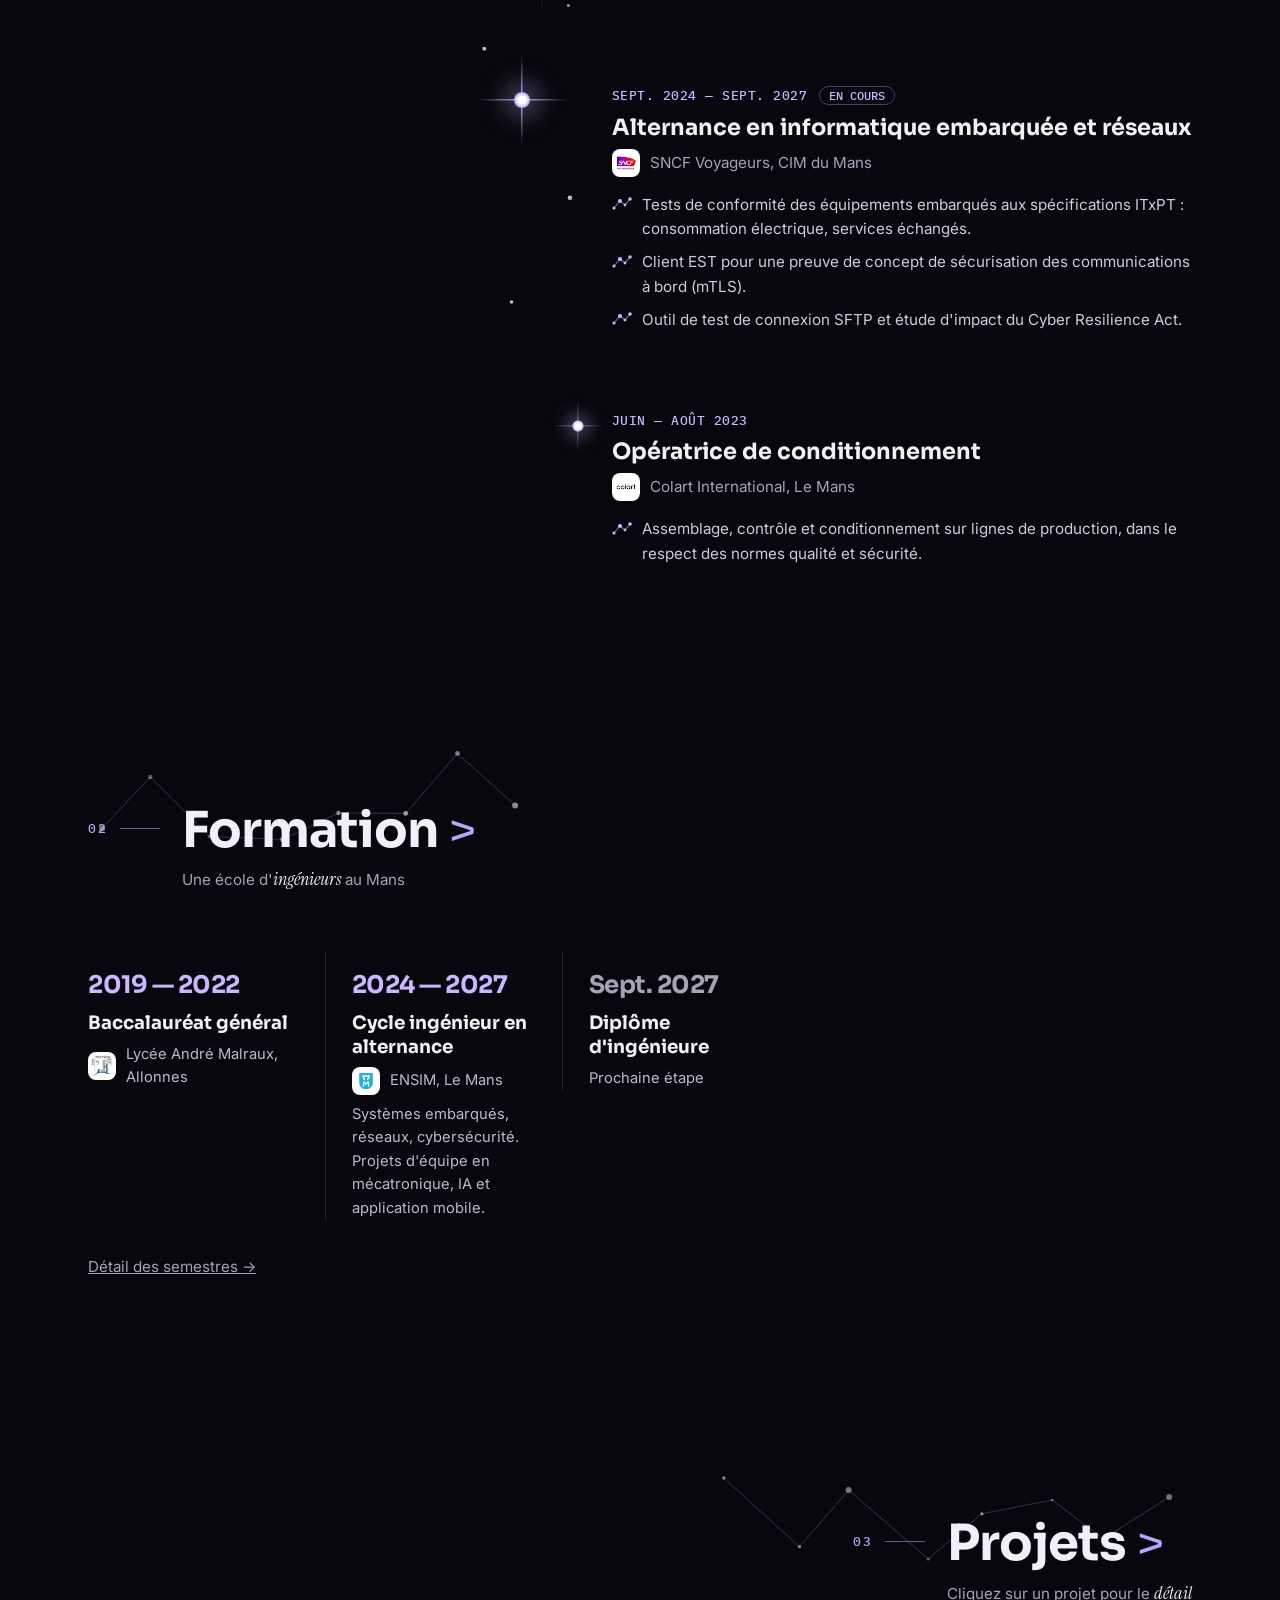
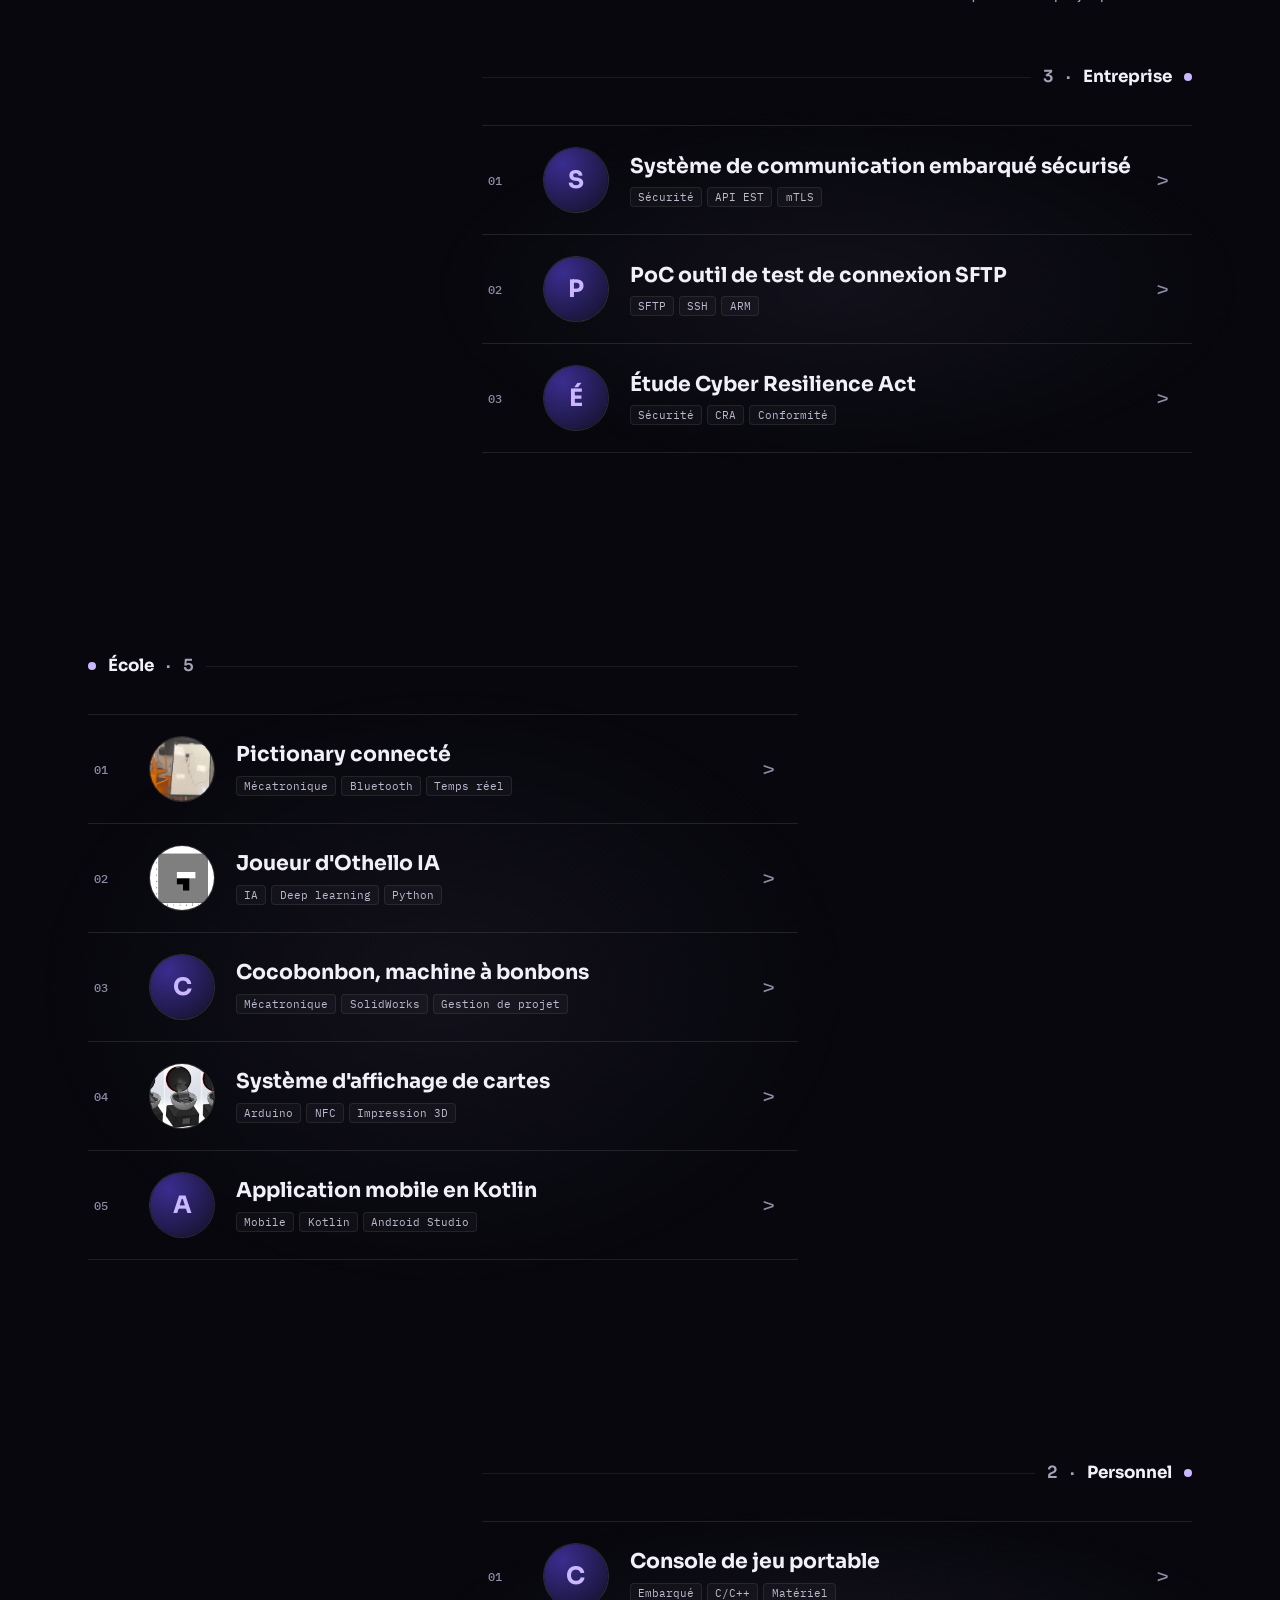
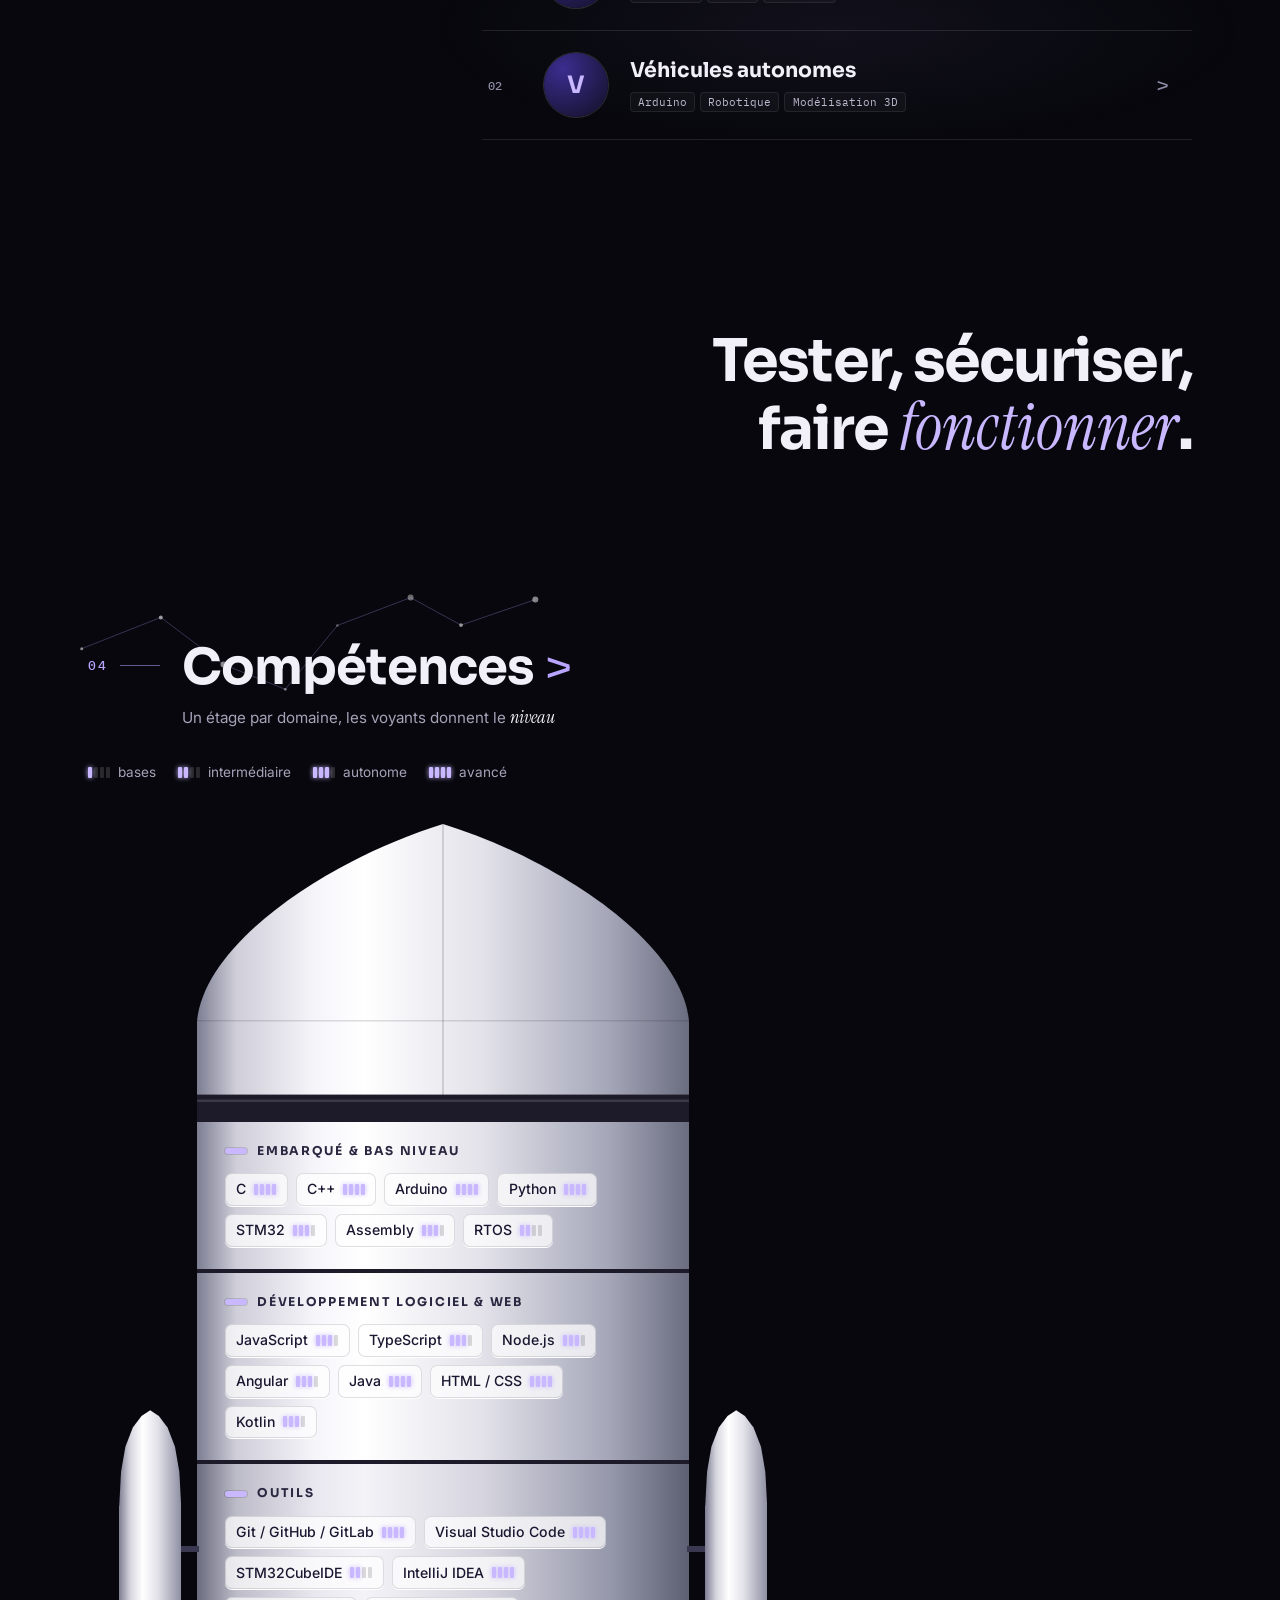
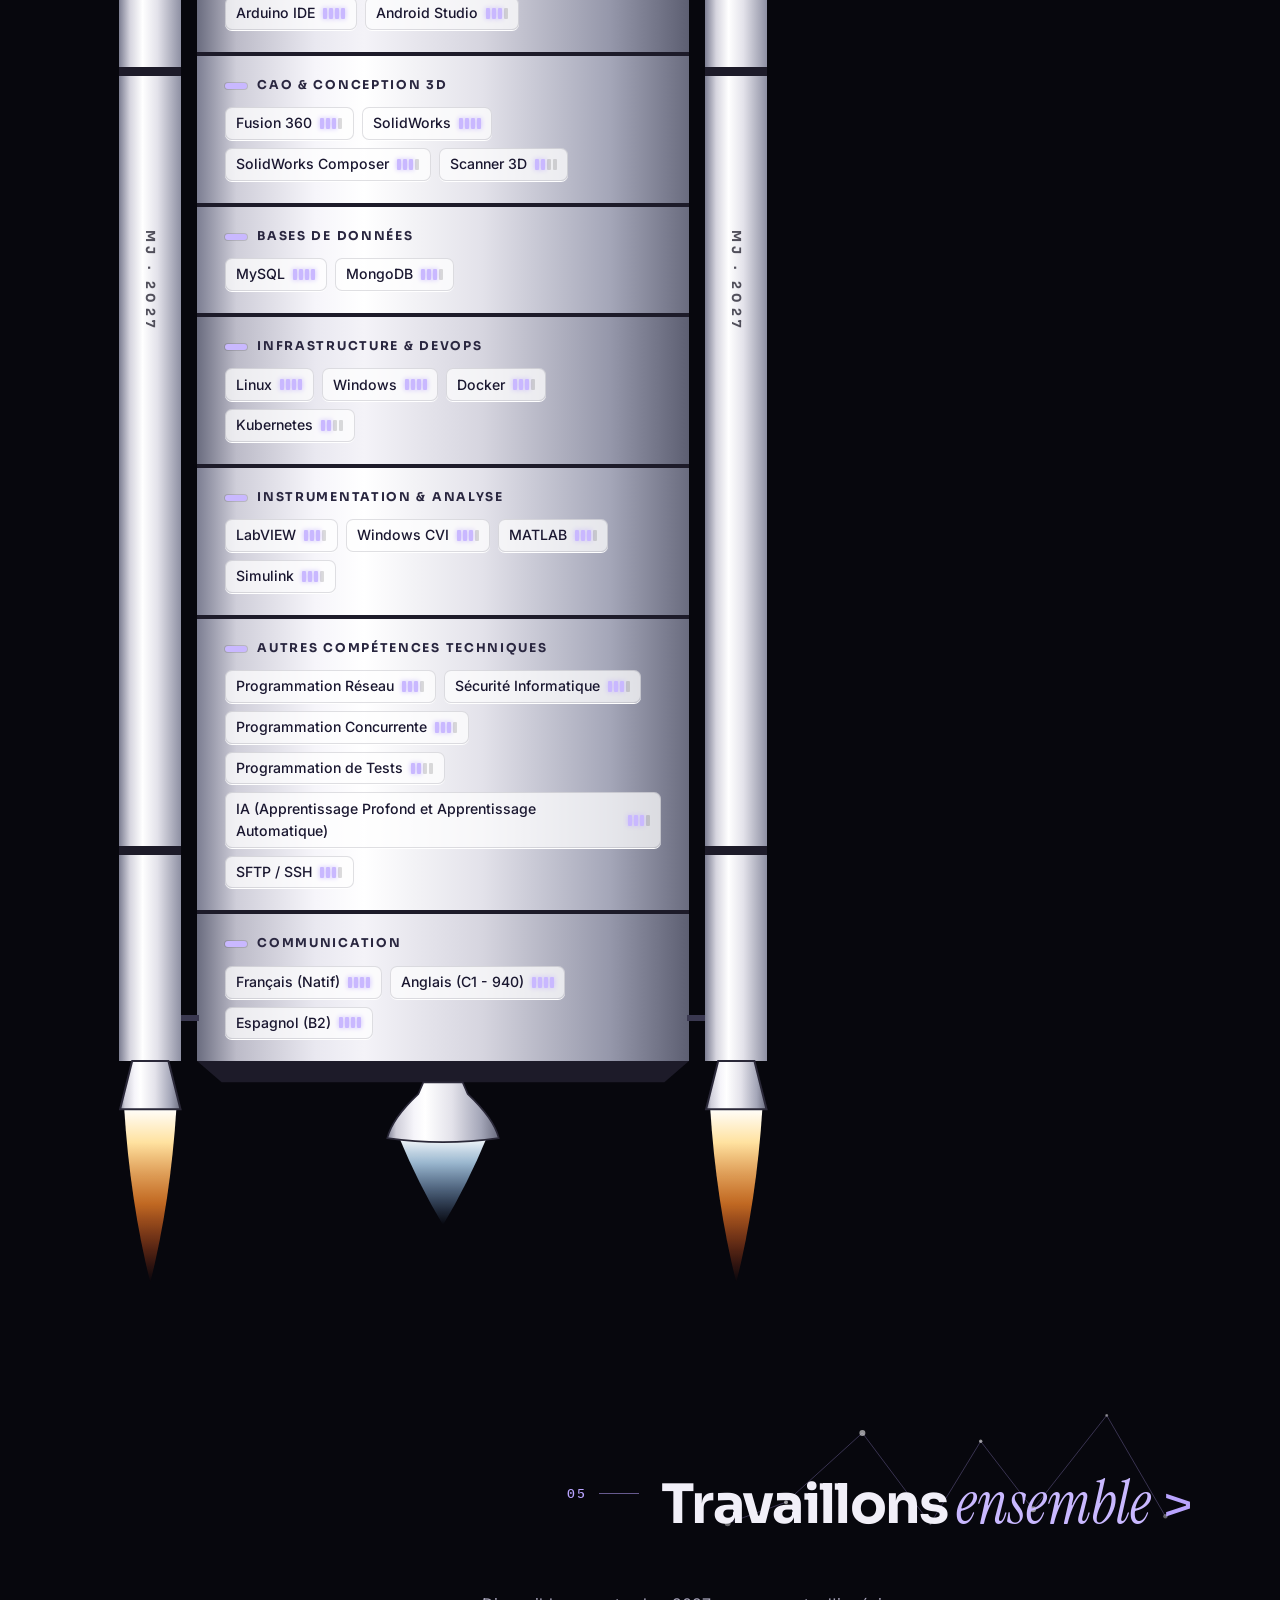
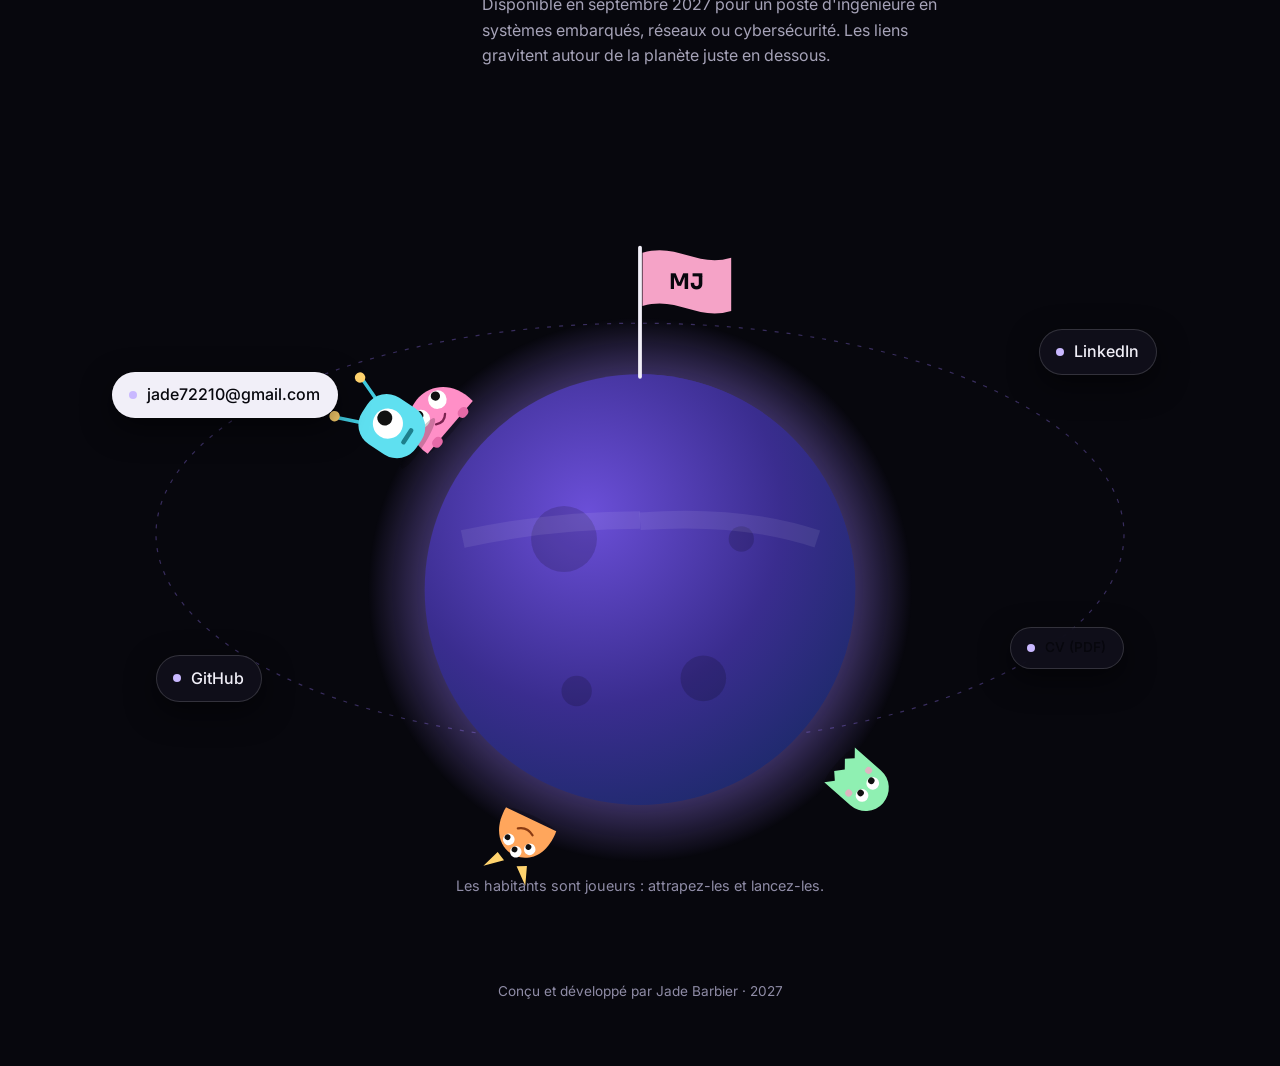
<file: maquette/fusee.html>
<!doctype html>
<html lang="fr">
<head>
<meta charset="utf-8">
<meta name="viewport" content="width=device-width, initial-scale=1">
<title>Jade Barbier · Portfolio</title>
<link rel="preconnect" href="https://fonts.googleapis.com">
<link rel="preconnect" href="https://fonts.gstatic.com" crossorigin>
<link href="https://fonts.googleapis.com/css2?family=Sora:wght@400;600;700;800&family=Inter:wght@400;500;600&family=IBM+Plex+Mono:wght@400;500&family=Instrument+Serif:ital@0;1&display=swap" rel="stylesheet">
<style>
:root{
  --bg:#07070d; --line:#ffffff14; --ink:#f1eff8; --mute:#a6a3b8; --dim:#8f8ca6;
  --vio:#9b7bff; --rose:#f5a3c7; --blue:#7aa8ff; --ok:#5ef0a0;
  /* couleurs reprises par la planète des habitants */
  --planet-a:#3a2d8f; --planet-b:#6b4fd8; --planet-c:#1d2a6b; --accent:#9b7bff; --accent-2:#f5a3c7; --text:#f1eff8; --muted:#a6a3b8; --bg-0:#07070d;
}
*,*::before,*::after{box-sizing:border-box}
html,body{margin:0}
html{scroll-behavior:smooth;overflow-x:clip}
body{background:var(--bg);color:var(--ink);font:400 1rem/1.6 Inter,system-ui,sans-serif;overflow-x:clip}
img{display:block;max-width:100%}
a{color:inherit}
button{font:inherit;color:inherit}
h1,h2,h3,h4{font-family:Sora,sans-serif}

/* ciel */
.sky{position:fixed;inset:0;z-index:-2;background:
  radial-gradient(50% 40% at 80% 10%,#2a1f5a33,transparent 70%),var(--bg)}
#stars{position:fixed;inset:0;z-index:-1;width:100%;height:100%;pointer-events:none}
.far{position:absolute;inset:0;z-index:0;pointer-events:none;overflow:hidden}
.far i{position:absolute;border-radius:50%}

/* barre du haut */
.top{position:sticky;top:0;z-index:30;display:flex;align-items:center;justify-content:space-between;gap:16px;padding:12px clamp(16px,4vw,48px);background:#07070de0;backdrop-filter:blur(14px);-webkit-backdrop-filter:blur(14px);border-bottom:1px solid #ffffff14}
.mark{font:700 1.05rem Sora;letter-spacing:.02em;text-decoration:none}
.mark span{color:var(--vio)}
.top nav{display:flex;gap:4px;padding:5px;border:1px solid var(--line);border-radius:999px;background:#ffffff06;backdrop-filter:blur(10px)}
.top nav a{text-decoration:none;font-size:.9rem;color:#d9d6e6;font-weight:500;padding:.4rem .85rem;border-radius:999px;transition:background .2s,color .2s}
.top nav a:hover{background:#ffffff12;color:var(--ink)}
.skip{position:absolute;left:12px;top:-60px;z-index:60;padding:.6rem 1rem;border-radius:8px;background:var(--ink);color:var(--bg);font-weight:600;text-decoration:none}
.skip:focus{top:12px}
:focus-visible{outline:2px solid #c9b8ff;outline-offset:3px}
.sr{position:absolute;width:1px;height:1px;overflow:hidden;clip:rect(0 0 0 0);white-space:nowrap}
.tools{display:flex;align-items:center;gap:8px}
.cv{text-decoration:none;font-size:.85rem;font-weight:600;padding:.42rem .9rem;border-radius:999px;background:var(--ink);color:var(--bg)}
.lang{border:1px solid #ffffff2e;background:none;border-radius:999px;padding:.4rem .8rem;font-size:.82rem;cursor:pointer}

/* page : les blocs alternent à gauche et à droite, la fusée passe dans l'espace libre */
.page{position:relative;max-width:1320px;margin:0 auto;padding:0 clamp(16px,4vw,48px)}
#route{position:absolute;inset:0;width:100%;height:100%;overflow:visible;pointer-events:none;z-index:1}
#route .trail{fill:none;stroke:#c9b8ff;stroke-width:2;stroke-linecap:round;opacity:.5;filter:drop-shadow(0 0 6px #9b7bff)}
#rocket .flame{transform-box:fill-box;transform-origin:100% 50%;animation:flick .1s infinite alternate}
@keyframes flick{to{transform:scaleX(.82) scaleY(.92)}}
#rocket.landed .flame{opacity:0;animation:none}
.blk{position:relative;z-index:2;width:60%;margin-top:200px}
.blk.l{margin-left:40px}.blk.r{margin-left:auto;margin-right:40px}
.reveal{opacity:0;transform:translateX(var(--from,0));transition:opacity .9s,transform 1.1s cubic-bezier(.2,.7,.2,1);transition-delay:var(--d,0s)}
.blk.l .reveal{--from:-60px}.blk.r .reveal{--from:60px}
.reveal.in{opacity:1;transform:none}
@keyframes drift{50%{translate:0 -8px}}
@keyframes tilt{50%{rotate:4deg}}
@keyframes blink{50%{opacity:.15}}
@keyframes spin{to{transform:rotate(360deg)}}

/* titres : grand numéro en creux, constellation qui se dessine derrière */
.sec-h{position:relative;display:flex;align-items:center;gap:22px;margin:0 0 56px;padding-top:40px}
.sec-h .num{font:500 .82rem 'IBM Plex Mono',monospace;letter-spacing:.14em;color:#b9a4ff;display:flex;align-items:center;gap:12px;align-self:flex-start;margin-top:14px}
.sec-h .num::after{content:"";width:40px;height:1px;background:#b9a4ff88}
.sec-h h2{font-size:clamp(2.1rem,4.2vw,3.1rem);line-height:1;margin:0;letter-spacing:-.02em}
.sec-h p{margin:10px 0 0;color:var(--mute);font-size:.95rem}
.const{position:absolute;left:-30px;top:-30px;width:520px;height:150px;z-index:-1;pointer-events:none;overflow:visible}
.const path{fill:none;stroke:#b9a4ff;stroke-opacity:.28;stroke-width:1;stroke-dasharray:1;stroke-dashoffset:1;transition:stroke-dashoffset 2s ease .2s}
.const circle{fill:#fff;opacity:0;transition:opacity .5s;transition-delay:calc(.3s + var(--i) * .16s)}
.const circle.big{opacity:.8}
.sec-h.in .const path{stroke-dashoffset:0}
.sec-h.in .const circle{opacity:calc(var(--o,.9) * .6)}
.blk.r .sec-h{justify-content:flex-end}
.blk.r .const{left:auto;right:-30px}

/* profil */
.hero{display:grid;grid-template-columns:54% 46%;align-items:center;min-height:calc(100vh - 70px);gap:0;padding:10px 0 40px;margin:0!important;width:100%}
.pill{display:inline-flex;align-items:center;gap:8px;font-size:.85rem;color:var(--mute);border:1px solid var(--line);border-radius:999px;padding:.35rem .8rem}
.pill::before{content:"";width:7px;height:7px;border-radius:50%;background:var(--ok)}
.hero h1{font-size:clamp(3rem,6.6vw,5.6rem);line-height:.95;letter-spacing:-.04em;margin:20px 0 14px}
.hero h1 span{color:#b9a4ff}
.role{font:600 clamp(1.1rem,1.8vw,1.35rem)/1.35 Sora;color:var(--ink);margin:0 0 12px;max-width:30ch}
.lead{font-size:1.05rem;color:var(--mute);max-width:46ch;margin:0}
.facts{list-style:none;margin:22px 0 0;padding:0;display:grid;grid-template-columns:repeat(2,minmax(0,1fr));gap:10px 24px;max-width:560px}
.facts li{font-size:.92rem;color:var(--mute);padding-left:14px;border-left:2px solid #b9a4ff66}
.facts b{display:block;color:var(--ink);font:600 1.02rem Sora}
.ico{display:inline-grid;place-items:center;width:46px;height:46px;border-radius:50%;box-shadow:inset 0 0 0 1px #ffffff2e;color:var(--ink);transition:background .2s}
.ico:hover{background:#ffffff14}.ico svg{width:20px;height:20px}
.lead b{color:var(--ink);font-weight:500}
.ctas{display:flex;flex-wrap:wrap;gap:12px;margin-top:30px}
.btn{position:relative;display:inline-flex;align-items:center;gap:8px;text-decoration:none;font-weight:500;padding:.8rem 1.25rem;border-radius:999px;background:var(--ink);color:var(--bg);transition:transform .2s}
.btn.o{background:none;color:var(--ink);box-shadow:inset 0 0 0 1px #ffffff2e}
.btn:hover{transform:translateY(-2px)}
.me{position:relative;justify-self:center;width:min(86%,420px);aspect-ratio:1;margin:40px 0}
.me .ball{position:relative;width:100%;height:100%;border-radius:50%;overflow:hidden;box-shadow:0 0 0 1px #ffffff1f,0 0 90px #9b7bff40,0 30px 60px #000a}
.me .ball img{width:100%;height:100%;object-fit:cover}
.me .ball::after{content:"";position:absolute;inset:0;border-radius:50%;background:radial-gradient(circle at 32% 28%,#ffffff2e,transparent 40%),radial-gradient(circle at 70% 75%,#0000 50%,#0008 85%);pointer-events:none}
.me .ring{position:absolute;inset:-9%;border-radius:50%;border:1px dashed #ffffff33;pointer-events:none}
.me .ring.r2{inset:-20%;border-color:#ffffff1a}
.me .moonpath{position:absolute;inset:-9%;border-radius:50%;animation:spin 40s linear infinite;pointer-events:none}
.me .moonpath i{position:absolute;left:50%;top:-11px;width:22px;height:22px;margin-left:-11px;border-radius:50%;background:radial-gradient(circle at 35% 30%,#efeaff,#9b7bff 55%,#2a1f5a)}
.photo{position:relative;justify-self:center;width:min(100%,330px);margin:0}
/* le pas de tir sous la photo : la fusée part d'ici */
.photo .pad{position:absolute;left:50%;top:100%;width:70px;height:8px;margin:6px 0 0 -35px;border-radius:50%;background:radial-gradient(closest-side,#ffb26b99,transparent);filter:blur(1px)}
.photo img{width:100%;aspect-ratio:4/5;object-fit:cover;border-radius:28px;box-shadow:0 30px 60px #0009,0 0 0 1px #ffffff1a}
.photo small{position:absolute;left:16px;bottom:16px;font-size:.8rem;padding:.35rem .7rem;border-radius:999px;background:#07070dcc;backdrop-filter:blur(6px)}
.photo .orbits{position:absolute;left:-30%;top:-14%;width:160%;height:128%;z-index:-1;overflow:visible;pointer-events:none}
.photo .orbits ellipse{fill:none;stroke:#ffffff26;stroke-dasharray:3 6}

/* expérience : un trajet dans l'espace, une étoile par poste */
.trip{position:relative;padding-left:130px;display:grid;gap:80px}
.trip > svg{position:absolute;left:0;top:0;width:100%;height:100%;overflow:visible;pointer-events:none}
.trip .tl{fill:none;stroke:#c9b8ff;stroke-width:1.2;opacity:.6;stroke-dasharray:1;stroke-dashoffset:var(--draw,1)}
.trip .dust{fill:#fff}
.leg{position:relative}
.star{position:absolute;left:calc(var(--x) - 130px);top:14px;width:0;height:0}
.star::before{content:"";position:absolute;left:-46px;top:-46px;width:92px;height:92px;
  background:linear-gradient(90deg,transparent 0,var(--c) 50%,transparent 100%) center/100% 1.5px no-repeat,linear-gradient(0deg,transparent 0,var(--c) 50%,transparent 100%) center/1.5px 100% no-repeat;opacity:.9;animation:twinkle 4s ease-in-out infinite}
.star::after{content:"";position:absolute;left:-9px;top:-9px;width:18px;height:18px;border-radius:50%;background:radial-gradient(circle,#fff 0 30%,var(--c) 55%,transparent 72%);box-shadow:0 0 26px 6px color-mix(in srgb,var(--c) 45%,transparent)}
.star.small::before{transform:scale(.55)}.star.small::after{transform:scale(.7)}
.star.ghost::after{background:none;border:1.5px dashed #ffffffaa;box-shadow:none}.star.ghost::before{opacity:.3}
@keyframes twinkle{50%{transform:scale(.8) rotate(10deg);opacity:.6}}
.leg .when{display:flex;flex-wrap:wrap;align-items:center;gap:6px 12px;font:500 .8rem 'IBM Plex Mono',monospace;color:var(--c);letter-spacing:.04em;text-transform:uppercase}
.leg .when em{font-style:normal;font-size:.75rem;color:#c9b8ff;border:1px solid #c9b8ff55;border-radius:999px;padding:.05rem .55rem;font-weight:500}
.leg h3{font-size:1.4rem;line-height:1.25;margin:8px 0 8px}
.where{display:flex;align-items:center;gap:10px;color:var(--mute);font-size:.95rem;margin:0}
.where img{width:28px;height:28px;border-radius:8px;background:#fff;object-fit:contain;padding:3px}
.leg ul{margin:16px 0 0;padding:0;list-style:none;display:grid;gap:9px;color:#cfccdd;font-size:.95rem;max-width:60ch}
.leg li{position:relative;padding-left:20px}
.leg li{padding-left:30px}
.leg li::before{content:"";position:absolute;left:0;top:.3em;width:20px;height:14px;background:var(--c);filter:drop-shadow(0 0 3px var(--c));
  -webkit-mask:url("data:image/svg+xml,%3Csvg xmlns='http://www.w3.org/2000/svg' viewBox='0 0 20 14'%3E%3Cpath d='M2 11 L8 4 L13 8 L18 2' fill='none' stroke='%23000' stroke-width='.8'/%3E%3Ccircle cx='2' cy='11' r='1.6'/%3E%3Ccircle cx='8' cy='4' r='2.1'/%3E%3Ccircle cx='13' cy='8' r='1.4'/%3E%3Ccircle cx='18' cy='2' r='1.8'/%3E%3C/svg%3E") center/contain no-repeat;
          mask:url("data:image/svg+xml,%3Csvg xmlns='http://www.w3.org/2000/svg' viewBox='0 0 20 14'%3E%3Cpath d='M2 11 L8 4 L13 8 L18 2' fill='none' stroke='%23000' stroke-width='.8'/%3E%3Ccircle cx='2' cy='11' r='1.6'/%3E%3Ccircle cx='8' cy='4' r='2.1'/%3E%3Ccircle cx='13' cy='8' r='1.4'/%3E%3Ccircle cx='18' cy='2' r='1.8'/%3E%3C/svg%3E") center/contain no-repeat}

.leg.next h3{font-size:1.1rem;color:var(--mute);font-weight:600}

/* formation : planètes sur une même orbite */
.sys{position:relative;display:grid;grid-template-columns:.8fr 1.3fr .7fr;align-items:end;gap:10px}
.sys > svg{position:absolute;left:-6%;top:-4%;width:112%;height:80%;overflow:visible;pointer-events:none}
.sys > svg ellipse{fill:none;stroke:#ffffff26;stroke-dasharray:3 7}
.body{text-align:center}
.pv{position:relative;width:var(--s);height:var(--s);margin:0 auto 26px;animation:drift 11s ease-in-out infinite}
.pv > svg{position:absolute;inset:-43.75%;width:187.5%;height:187.5%;overflow:visible}
.pv.goal{border-radius:50%;border:1.5px dashed #ffffffaa;background:radial-gradient(circle,#9b7bff22,transparent 70%)}
.pv.goal::after{content:"";position:absolute;inset:-16px;border-radius:50%;border:1px solid #9b7bff33;animation:spin 30s linear infinite}
.body .yr{font:500 .78rem 'IBM Plex Mono',monospace;color:#b9a4ff;letter-spacing:.06em}
.body h3{font-size:1.15rem;margin:6px 0 8px;line-height:1.3}
.body .where{justify-content:center}
.body p{color:#bdbacd;font-size:.92rem;margin:8px auto 0;max-width:30ch}
.more{display:inline-block;margin-top:34px;color:var(--mute);font-size:.95rem}

/* projets : des amas de planètes-photos, mots-clés visibles, détails au clic */
.grp{display:flex;align-items:center;gap:12px;font-size:1.05rem;margin:0 0 34px;color:var(--mute);font-weight:600}
.grp b{color:var(--ink)}
.grp i{width:8px;height:8px;border-radius:50%;background:var(--c)}
.grp::after{content:"";flex:1;height:1px;background:var(--line)}
.blk.r .grp{flex-direction:row-reverse}
.cluster{position:relative;display:grid;grid-template-columns:repeat(3,minmax(0,1fr));gap:34px 26px;align-items:start}
.cluster::before{content:"";position:absolute;inset:-6% -8%;z-index:-1;border-radius:50%;background:radial-gradient(closest-side,color-mix(in srgb,var(--c) 6%,transparent),transparent);pointer-events:none}
.cluster.two{grid-template-columns:repeat(2,minmax(0,1fr));width:80%;margin-left:auto}
.blk.l .cluster.two{margin-left:0}
.pj{all:unset;box-sizing:border-box;display:block;cursor:pointer;text-align:center}
.pj:nth-child(3n+2){margin-top:70px}.pj:nth-child(3n){margin-top:22px}
.cluster.two .pj:nth-child(2){margin-top:90px}
.pj .ball{position:relative;width:var(--sz,88%);aspect-ratio:1;margin:0 auto;border-radius:50%;overflow:hidden;transition:transform .5s cubic-bezier(.3,1.5,.5,1),box-shadow .4s;
  box-shadow:0 0 0 1px #ffffff26,0 24px 40px #000a;background:radial-gradient(1px 1px at 20% 30%,#fff9,transparent),radial-gradient(1.3px 1.3px at 70% 20%,#fff,transparent),radial-gradient(1px 1px at 80% 80%,#fff8,transparent),#0b0a14}
.pj:nth-child(4n+2) .ball{--sz:74%}.pj:nth-child(4n+3) .ball{--sz:96%}
.pj .ball img{width:100%;height:100%;object-fit:cover}
.pj .ball::after{content:"";position:absolute;inset:0;border-radius:50%;background:radial-gradient(circle at 32% 28%,#ffffff2e,transparent 40%),radial-gradient(circle at 70% 75%,#0000,#0008 80%);pointer-events:none}
.pj .ball .pv{position:absolute;left:50%;top:50%;--s:52%;width:52%;height:auto;aspect-ratio:1;margin:0;transform:translate(-50%,-50%);animation:none}
.pj .ring{position:absolute;inset:-9%;border-radius:50%;border:1px dashed #ffffff33;pointer-events:none;transition:transform 1.2s}
.pj .orbit{position:relative;width:var(--sz,88%);margin:0 auto}
.pj .ball{width:100%}
.pj:hover .ball,.pj:focus-visible .ball{transform:scale(1.05);box-shadow:0 0 0 2px var(--c),0 0 60px color-mix(in srgb,var(--c) 50%,transparent),0 24px 40px #000a}
.pj:hover .ring{transform:rotate(60deg) scale(1.04)}
.pj:focus-visible{outline:2px solid var(--vio);outline-offset:8px;border-radius:16px}
.pj h4{font-size:1rem;line-height:1.3;margin:18px 0 8px;color:var(--ink)}
.pj .kw{display:flex;flex-wrap:wrap;justify-content:center;gap:5px}
.pj .kw span{font:400 .7rem 'IBM Plex Mono',monospace;color:#bdb9cf;padding:.12rem .45rem;border-radius:4px;background:#ffffff08;border:1px solid #ffffff14}
.pj .more-i{display:inline-block;margin-top:10px;font-size:.78rem;color:var(--mute)}
.pj:hover .more-i{color:var(--ink)}
/* fiche projet */
dialog.sheet{width:min(92vw,880px);max-height:88vh;padding:0;border:0;border-radius:22px;background:#0f0e19;color:var(--ink);box-shadow:0 0 0 1px #ffffff22,0 40px 100px #000c;overflow:auto}
dialog.sheet::backdrop{background:#05050acc;backdrop-filter:blur(6px)}
.sheet .in{display:grid;grid-template-columns:minmax(0,1fr) minmax(0,1.15fr);gap:30px;padding:30px}
.sheet .vis{position:relative;aspect-ratio:1;border-radius:50%;overflow:hidden;background:radial-gradient(1px 1px at 20% 30%,#fff9,transparent),radial-gradient(1.3px 1.3px at 70% 20%,#fff,transparent),#0b0a14;box-shadow:0 0 0 2px #ffffff22,0 0 60px color-mix(in srgb,var(--c) 35%,transparent)}
.sheet .vis img{width:100%;height:100%;object-fit:cover}
.sheet .vis .pv{position:absolute;left:50%;top:50%;--s:50%;width:50%;height:auto;aspect-ratio:1;margin:0;transform:translate(-50%,-50%);animation:none}
.sheet small{color:var(--vio);font-weight:500;font-size:.85rem}
.sheet h3{font-size:1.5rem;line-height:1.25;margin:6px 0 12px}
.sheet p{margin:0;color:#c9c6d8}
.sheet dl{margin:18px 0 0;display:grid;grid-template-columns:auto 1fr;gap:8px 14px;font-size:.92rem}
.sheet dt{font-weight:600}.sheet dd{margin:0;color:#b9b6ca}
.sheet .tags{margin-top:18px;display:flex;flex-wrap:wrap;gap:6px}
.sheet .tags span{font-size:.75rem;color:#bdb9cf;padding:.15rem .55rem;border-radius:4px;background:#ffffff0d;border:1px solid #ffffff12}
.sheet .x{position:absolute;right:16px;top:14px;width:38px;height:38px;border-radius:50%;border:1px solid #ffffff2e;background:#0f0e19;color:var(--ink);cursor:pointer;font-size:1.1rem;z-index:2}
.sheet .go{display:inline-block;margin-top:20px}

/* compétences : la fusée assemblée étage par étage */
.legend{display:flex;flex-wrap:wrap;gap:8px 22px;color:var(--mute);font-size:.85rem;margin:-26px 0 40px}
.legend span{display:inline-flex;align-items:center;gap:8px}
.n{display:inline-flex;gap:2px}
.n b{width:4px;height:11px;border-radius:1px;background:#00000022}
.legend .n b{background:#ffffff22}
.n b.on{background:var(--c);box-shadow:0 0 5px var(--c)}
.ariane{position:relative;width:min(100%,660px);margin:0 auto;padding:0 84px}
.core{position:relative}
.fairing{display:block;width:100%;height:auto;margin-bottom:-1px}
.stage-r{position:relative;padding:20px 28px 22px;color:#1a1730;border-top:4px solid #1d1b29;
  background:linear-gradient(90deg,#7c7e92 0,#cfced9 8%,#f6f5fa 24%,#ffffff 34%,#e3e2ea 58%,#a4a6b8 84%,#6a6c7f 100%)}
.stage-r:nth-of-type(3n){background:linear-gradient(90deg,#6a6c7f 0,#bcbbc8 8%,#e9e8f0 24%,#f4f3f8 34%,#d6d5df 58%,#9597aa 84%,#5d5f72 100%)}
.stage-r h3{display:flex;align-items:center;gap:10px;font-size:.76rem;text-transform:uppercase;letter-spacing:.14em;margin:0 0 12px;color:#2a2740}
.stage-r h3::before{content:"";width:22px;height:6px;border-radius:3px;background:var(--c);box-shadow:0 0 0 1px #0002}
.sks{display:flex;flex-wrap:wrap;gap:8px}
.sk{display:inline-flex;align-items:center;gap:8px;padding:.32rem .7rem;border-radius:7px;background:#ffffffb8;box-shadow:inset 0 0 0 1px #1a173022,0 1px 0 #fff;font-size:.88rem;font-weight:500}
.skirt{display:block;width:100%;height:170px;overflow:visible}
.bst{position:absolute;top:34%;bottom:170px;width:62px;
  background:linear-gradient(#1d1b29 0 0) 0 14%/100% 9px no-repeat,linear-gradient(#1d1b29 0 0) 0 82%/100% 9px no-repeat,
   linear-gradient(90deg,#7c7e92 0,#d6d5df 18%,#fff 38%,#e3e2ea 62%,#8e90a3 100%)}
.bst.a{left:6px}.bst.b{right:6px}
.bst::before{content:"";position:absolute;left:0;right:0;bottom:100%;height:96px;background:linear-gradient(90deg,#7c7e92 0,#d6d5df 18%,#fff 38%,#e3e2ea 62%,#8e90a3 100%);
  clip-path:polygon(50% 0,64% 6%,78% 18%,90% 38%,97% 64%,100% 100%,0 100%,3% 64%,10% 38%,22% 18%,36% 6%)}
.bst span{position:absolute;left:50%;top:28%;transform:translateX(-50%);writing-mode:vertical-rl;font:700 .78rem Sora;letter-spacing:.35em;color:#1d1b29;opacity:.75}
.bst i{position:absolute;top:40px;width:18px;height:6px;background:#3a3850}
.bst.a i{right:-18px}.bst.b i{left:-18px}
.bst i + i{top:auto;bottom:40px}
.bst svg{position:absolute;left:-15%;top:100%;width:130%;height:auto;overflow:visible}
.ariane .fl{transform-box:fill-box;transform-origin:50% 0;animation:flame .12s infinite alternate}
@keyframes flame{to{transform:scaleY(.84) scaleX(.94)}}

/* contact : les liens gravitent autour de la planète d'arrivée */
.contact-txt h2{font-size:clamp(2.2rem,5vw,3.4rem);letter-spacing:-.03em;margin:0;line-height:1.1}
.contact-txt p{color:var(--mute);max-width:46ch;margin:14px 0 0}
.landing{position:relative;z-index:0;padding:30px 0 30px;margin-top:60px}
.orbitwrap{position:relative;width:min(100%,1100px);margin:0 auto}
.orbitwrap > svg.ring{position:absolute;left:0;top:18%;width:100%;height:70%;overflow:visible;pointer-events:none}
.orbitwrap > svg.ring ellipse{fill:none;stroke:#9b7bff55;stroke-width:1.2;stroke-dasharray:4 8}
.link{position:absolute;z-index:5;display:inline-flex;align-items:center;gap:10px;text-decoration:none;padding:.65rem 1.1rem .65rem .7rem;border-radius:999px;background:#12111dcc;backdrop-filter:blur(8px);box-shadow:inset 0 0 0 1px #ffffff26,0 10px 30px #0008;font-weight:500;transition:transform .25s,box-shadow .25s;animation:drift 8s ease-in-out infinite}
.link:hover{transform:scale(1.05);box-shadow:inset 0 0 0 1px #c9b8ff,0 0 30px #9b7bff55}
.link i{width:8px;height:8px;border-radius:50%;flex:none;background:var(--c);margin-left:6px}
.link.mail{left:2%;top:30%;--c:#c9b8ff;background:var(--ink);color:var(--bg)}
.link.li{right:3%;top:24%;--c:#c9b8ff;animation-delay:-2s}
.link.gh{left:6%;top:70%;--c:#c9b8ff;animation-delay:-4s}
.link.cv{right:6%;top:66%;--c:#c9b8ff;animation-delay:-6s}
/* atterrissage */
.stage{position:relative;width:min(100%,760px);margin:0 auto;aspect-ratio:600/560;touch-action:pan-y}
.stage > svg{position:absolute;inset:0;width:100%;height:100%;overflow:visible}
.stage .flag{cursor:grab;outline:none}
.stage.pulling .flag{cursor:grabbing}
.stage .lid,.stage .flag{transform-box:view-box;transform-origin:300px 340px;transition:transform .7s cubic-bezier(.3,1.5,.5,1),opacity .6s}
.stage .flag{transform:translateY(var(--pull,0px))}
.stage .lid{transform:translateY(calc(var(--pull,0px) * .3))}
.stage.pulling .lid,.stage.pulling .flag{transition:none}
.stage.opened .flag{transform:translate(56px,-58px) rotate(10deg)}
.stage.opened .lid{transform:translate(56px,-58px) rotate(10deg);opacity:0}
.stage .interior{opacity:0;transition:opacity .5s .15s}
.stage.opened .interior{opacity:1}
.stage .relic,.stage .legend{opacity:0;transition:opacity .5s}
.stage.opened .relic{opacity:1;transition-delay:.6s}
.stage.opened .legend{opacity:1;transition-delay:1.2s}
.stage .legend text{fill:#d6dcff}
.stage.wiggle .cloth{transform-box:fill-box;transform-origin:0 50%;animation:flap .6s ease}
@keyframes flap{25%{transform:skewY(-8deg) scaleX(.92)}60%{transform:skewY(5deg)}}
.mon{position:absolute;left:0;top:0;width:var(--mw);height:calc(var(--mw) * 1.05);transform-origin:50% 100%;cursor:grab;touch-action:none;z-index:3;user-select:none;-webkit-user-select:none}
.mon svg{width:100%;height:100%;overflow:visible;pointer-events:none}
.mon.held{cursor:grabbing;z-index:4}
.hint{text-align:center;color:var(--dim);font-size:.9rem;margin:6px 0 0}
.close{display:block;margin:10px auto 0;border:1px solid var(--line);background:none;border-radius:999px;padding:.4rem .9rem;font-size:.85rem;color:var(--mute);cursor:pointer}
.close[hidden]{display:none}
.foot{text-align:center;color:var(--dim);font-size:.85rem;padding:40px 0 50px}

@media (max-width:1100px){.blk{width:66%}}

/* titres : un mot en italique, un chevron */
em{font-family:'Instrument Serif',serif;font-style:italic;font-weight:400;letter-spacing:0}
.sec-h p em{font-size:1.2em;color:var(--ink)}
.sec-h h2 em{color:#c9b8ff;font-size:1.08em}
.sec-h h2::after{content:" >";color:#b9a4ff;font-weight:400}
.hero h1 span{font-family:'Instrument Serif',serif;font-style:italic;font-weight:400;letter-spacing:-.01em;font-size:1.12em}
.leg .when em{font-family:inherit;font-style:normal}

/* ---- casser le tout-espace : bandeaux typographiques, galerie, formation éditoriale ---- */
.ribbon{position:relative;z-index:0;width:100vw;margin:150px 0 0 calc(50% - 50vw);overflow:hidden;transform:rotate(-2.5deg);background:#c9b8ff;color:#0b0a14;padding:18px 0}
.ribbon.b{transform:rotate(2deg);background:#f1eff8}
.ribbon .track{display:flex;width:max-content;align-items:center;gap:34px;animation:tick 38s linear infinite}
.ribbon.b .track{animation-direction:reverse}
.ribbon span{font:800 clamp(1.6rem,3.4vw,2.8rem)/1 Sora;letter-spacing:-.02em;text-transform:uppercase;white-space:nowrap}
.ribbon i{font-style:normal;font-size:1.3rem;opacity:.6}
@keyframes tick{to{transform:translateX(-50%)}}
.ribbon + .blk{margin-top:120px}
/* formation : sans planètes, trois colonnes séparées par un filet */
.sys > svg,.sys .pv{display:none}
.sys{grid-template-columns:repeat(3,minmax(0,1fr));align-items:start;gap:0}
.sys .body{text-align:left;padding:22px 26px 0;border-left:1px solid #ffffff1f}
.sys .body:first-of-type{border-left:0;padding-left:0}
.sys .body .where{justify-content:flex-start}
.sys .body p{margin-left:0}
.sys .yr{display:block;white-space:nowrap;font:700 clamp(1.2rem,1.9vw,1.6rem)/1 Sora;color:#c9b8ff;letter-spacing:-.02em;margin-bottom:14px}
.sys .body:last-child .yr{color:transparent;-webkit-text-stroke:0;color:var(--mute)}
/* projets : une galerie rectangulaire */
.pj .ring{display:none}
.pj .orbit,.pj .ball{width:100%}
.pj .ball{aspect-ratio:4/3;border-radius:6px;box-shadow:0 0 0 1px #ffffff1a,0 20px 40px #0008}
.pj .ball::after{border-radius:0;background:linear-gradient(transparent 55%,#07070d99)}
.pj:hover .ball,.pj:focus-visible .ball{transform:translateY(-6px);box-shadow:0 0 0 1px #c9b8ff,0 26px 50px #000a}
.pj h4,.pj .kw{text-align:left;justify-content:flex-start}
.pj{text-align:left}
.ph{position:absolute;inset:0;display:grid;place-items:center;background:linear-gradient(135deg,#2a1f5a,#0f0d1d 70%);background-image:linear-gradient(#ffffff0a 1px,transparent 1px),linear-gradient(90deg,#ffffff0a 1px,transparent 1px),linear-gradient(135deg,#2a1f5a,#0f0d1d 70%);background-size:24px 24px,24px 24px,auto}
.ph b{font:800 clamp(1.6rem,2.8vw,2.6rem) Sora;text-transform:uppercase;padding:0 12px;text-align:center;color:#c9b8ff;letter-spacing:-.04em}
.ph span{position:absolute;left:12px;bottom:10px;font:500 .66rem 'IBM Plex Mono',monospace;letter-spacing:.12em;text-transform:uppercase;color:#a6a3b8}
.sheet .vis{aspect-ratio:4/3;border-radius:8px}

/* phrases fixes entre les sections */
.statement{position:relative;z-index:2;margin:190px 0 0 40px;font:700 clamp(2rem,4.6vw,3.8rem)/1.08 Sora;letter-spacing:-.03em;color:var(--ink);max-width:16ch}
.statement em{color:#c9b8ff;font-size:1.1em}
.statement.r{margin-left:auto;margin-right:40px;text-align:right}
.statement + .blk{margin-top:140px}
/* projets : un index éditorial, une ligne par projet */
.cluster,.cluster.two{display:block;width:auto;margin:0}
.pj.row{width:100%;display:grid;grid-template-columns:34px 64px minmax(0,1fr) 30px;align-items:center;gap:22px;padding:22px 6px;border-top:1px solid #ffffff1a;margin:0 !important;transition:background .3s,padding .3s}
.pj.row:last-child{border-bottom:1px solid #ffffff1a}
.pj.row .no{font:500 .78rem 'IBM Plex Mono',monospace;color:var(--dim)}
.pj.row .th{position:relative;width:64px;height:64px;border-radius:50%;overflow:hidden;box-shadow:0 0 0 1px #ffffff26;transition:transform .4s cubic-bezier(.3,1.5,.5,1)}
.pj.row .th .ini{display:grid;place-items:center;width:100%;height:100%;font:700 1.5rem Sora;color:#c9b8ff;background:radial-gradient(circle at 30% 25%,#3a2d8f,#120f24)}
.pj.row .th img{width:100%;height:100%;object-fit:cover}
.pj.row .th .ph{background-size:10px 10px,10px 10px,auto}
.pj.row .th .ph b{font-size:.62rem;padding:0 4px;letter-spacing:0}.pj.row .th .ph span{display:none}
.pj.row h4{margin:0 0 8px;font-size:clamp(1.05rem,1.6vw,1.3rem);text-align:left}
.pj.row .kw{justify-content:flex-start}
.pj.row .go{font:400 1.4rem Sora;color:var(--dim);transition:transform .3s,color .3s}
.pj.row:hover,.pj.row:focus-visible{background:linear-gradient(90deg,#9b7bff14,transparent);padding-left:14px}
.pj.row:hover .th,.pj.row:focus-visible .th{transform:scale(1.25)}
.pj.row:hover .go,.pj.row:focus-visible .go{color:#c9b8ff;transform:translateX(6px)}
@media (max-width:900px){.statement,.statement.r{margin:110px 24px 0;text-align:left;font-size:1.9rem}.pj.row{grid-template-columns:52px minmax(0,1fr) 20px;gap:14px}.pj.row .no{display:none}.pj.row .th{width:52px;height:52px}}
@media (max-width:900px){.sys{grid-template-columns:1fr;gap:30px}.sys .body{border-left:0;padding:0;border-top:1px solid #ffffff1f;padding-top:18px}.ribbon{margin-top:90px}.ribbon + .blk{margin-top:80px}}
@media (prefers-reduced-motion:reduce){.ribbon .track{animation:none}}
@media (max-width:900px){
  .top nav{display:none}
  .page{overflow-x:clip}
  .blk,.blk.l,.blk.r{width:auto;margin:120px 0 0 24px}
  .blk.r .sec-h{justify-content:flex-start}.blk.r .const{left:-30px;right:auto}.blk.r .grp{flex-direction:row}
  .hero{grid-template-columns:1fr;min-height:0;padding-top:10px}
  .me{order:-1;width:min(70%,280px);margin:30px auto 40px}
  .trip{padding-left:70px;gap:60px}
  .sys{grid-template-columns:1fr;gap:46px}.sys > svg{display:none}
  .cluster,.cluster.two{grid-template-columns:repeat(2,minmax(0,1fr));width:auto;gap:30px 18px}.pj:nth-child(n){margin-top:0}.pj:nth-child(even){margin-top:50px}.blk.r .grp{flex-direction:row}
  .sheet .in{grid-template-columns:1fr;padding:22px}.sheet .vis{width:60%;margin:0 auto}
  .stage-r{padding:16px 18px}
  .ariane{padding:0 34px}.bst{width:26px}.bst span{display:none}.bst.a{left:4px}.bst.b{right:4px}.bst i{width:4px}.bst.a i{right:-4px}.bst.b i{left:-4px}.bst::before{height:50px}
  .orbitwrap > svg.ring{display:none}
  .links{display:flex;flex-wrap:wrap;gap:10px;margin:0 0 20px 24px}
  .link{position:static;animation:none}
}
@media (prefers-reduced-motion:reduce){
  html{scroll-behavior:auto}
  .reveal{opacity:1;transform:none;transition:none}
.me .moonpath,.pv,.link,.star::before,#rocket .flame,.ariane .fl{animation:none}
}
</style>
</head>
<body>
<div class="sky"></div>
<canvas id="stars" aria-hidden="true"></canvas>

<a class="skip" href="#experience">Aller au contenu</a>
<header class="top">
  <a class="mark" href="#profil">Jade<span>.</span>B</a>
  <nav><a href="#experience">Expérience</a><a href="#formation">Formation</a><a href="#projets">Projets</a><a href="#competences">Compétences</a><a href="#contact">Contact</a></nav>
  <div class="tools"><a class="cv" href="#">CV</a><button class="lang" type="button" aria-label="Changer de langue : français ou anglais">FR / EN</button></div>
</header>

<main class="page" id="page">
  <div class="far" id="far" aria-hidden="true"></div>
  <svg id="route" aria-hidden="true">
    <defs>
      <linearGradient id="rb" x1="0" y1="0" x2="0" y2="1"><stop offset="0" stop-color="#ffffff"/><stop offset=".45" stop-color="#e4e3ee"/><stop offset="1" stop-color="#8d8fa3"/></linearGradient>
      <linearGradient id="rn" x1="0" y1="0" x2="0" y2="1"><stop offset="0" stop-color="#e3d9ff"/><stop offset=".5" stop-color="#9b7bff"/><stop offset="1" stop-color="#3a2a85"/></linearGradient>
      <linearGradient id="rf" x1="0" y1="0" x2="0" y2="1"><stop offset="0" stop-color="#9b7bff"/><stop offset="1" stop-color="#3a2a85"/></linearGradient>
      <linearGradient id="fl1" x1="1" y1="0" x2="0" y2="0"><stop offset="0" stop-color="#ffe9b0"/><stop offset=".3" stop-color="#ffa63c"/><stop offset="1" stop-color="#ff4a1c" stop-opacity="0"/></linearGradient>
      <linearGradient id="fl2" x1="1" y1="0" x2="0" y2="0"><stop offset="0" stop-color="#fff"/><stop offset="1" stop-color="#fff3c8" stop-opacity="0"/></linearGradient>
    </defs>
    <path class="trail" id="trail"/>
    <g id="rocket">
      <g class="flame"><path d="M-30,-4.5 Q-50,-3 -64,0 Q-50,3 -30,4.5 Z" fill="#cfe9ff" opacity=".9"/><path d="M-32,-19 Q-60,-17 -86,-13 Q-60,-9 -32,-7 Z" fill="url(#fl1)"/><path d="M-32,7 Q-60,9 -86,13 Q-60,17 -32,19 Z" fill="url(#fl1)"/></g>
      <path d="M-30,-4 L-36,-6 L-36,6 L-30,4 Z" fill="#4d5064"/>
      <path d="M-30,-19 L10,-19 Q20,-18 26,-13 Q20,-8 10,-7 L-30,-7 Z" fill="url(#rb)" stroke="#1a1730" stroke-width="1"/>
      <path d="M-30,7 L10,7 Q20,8 26,13 Q20,18 10,19 L-30,19 Z" fill="url(#rb)" stroke="#1a1730" stroke-width="1"/>
      <path d="M-22,-19 V-7 M-22,7 V19" stroke="#22202e" stroke-width="3"/>
      <path d="M-32,-8 L24,-8 Q42,-8 50,0 Q42,8 24,8 L-32,8 Z" fill="url(#rb)" stroke="#1a1730" stroke-width="1.1"/>
      <path d="M14,-8 V8" stroke="#22202e" stroke-width="2.4"/><path d="M-6,-8 V8" stroke="#22202e" stroke-width="1" opacity=".5"/>
      <path d="M-28,-5 H20" stroke="#fff" stroke-width="1.6" opacity=".8" stroke-linecap="round"/>
    </g>
  </svg>

<!-- profil : la photo est dans le hublot du satellite, la fusée en part -->
  <section class="blk l hero" id="profil" data-free="#station">
    <div>
      <span class="pill reveal">Disponible à partir de septembre 2027</span>
      <h1 class="reveal" style="--d:.08s">Jade<br><span>Barbier</span></h1>
      <p class="role reveal" style="--d:.12s">Ingénieure systèmes embarqués, réseaux et cybersécurité</p>
      <p class="lead reveal" style="--d:.16s">Élève ingénieure à l'ENSIM, en alternance chez SNCF Voyageurs. Je cherche un premier poste à la frontière du logiciel et du matériel.</p>
      <ul class="facts reveal" style="--d:.2s" aria-label="En bref">
        <li><b>3 ans</b>d'alternance</li>
        <li><b>Future diplômée</b>ENSIM en septembre 2027</li>
        <li><b>Embarqué · Réseaux</b>Cybersécurité · IA · Mobile</li>
        <li><b>Le Mans</b>Mobile en France</li>
      </ul>
      <div class="ctas reveal" style="--d:.24s"><a class="btn" href="#">Télécharger le CV</a><a class="btn o" href="#projets">Voir les projets</a><a class="ico" href="https://www.linkedin.com/in/jade-barbier-b261b8266" target="_blank" rel="noopener" aria-label="LinkedIn"><svg viewBox="0 0 24 24" aria-hidden="true"><path d="M4.98 3.5a2.5 2.5 0 1 1 0 5 2.5 2.5 0 0 1 0-5ZM3 9.75h4v11.25H3zM9.5 9.75h3.8v1.6h.06c.53-1 1.83-2.05 3.77-2.05 4.03 0 4.77 2.6 4.77 6v5.7h-4v-5.05c0-1.2-.02-2.75-1.7-2.75-1.7 0-1.95 1.3-1.95 2.66V21H9.5z" fill="currentColor"/></svg></a><a class="ico" href="https://github.com/MoggleJ" target="_blank" rel="noopener" aria-label="GitHub"><svg viewBox="0 0 24 24" aria-hidden="true"><path d="M12 2a10 10 0 0 0-3.16 19.49c.5.09.68-.22.68-.48v-1.7c-2.78.6-3.37-1.34-3.37-1.34-.45-1.16-1.1-1.47-1.1-1.47-.9-.62.07-.6.07-.6 1 .07 1.53 1.03 1.53 1.03.9 1.52 2.34 1.08 2.91.83.09-.65.35-1.08.63-1.33-2.22-.25-4.55-1.11-4.55-4.94 0-1.09.39-1.98 1.03-2.68-.1-.25-.45-1.27.1-2.65 0 0 .84-.27 2.75 1.02a9.6 9.6 0 0 1 5 0c1.91-1.3 2.75-1.02 2.75-1.02.55 1.38.2 2.4.1 2.65.64.7 1.03 1.59 1.03 2.68 0 3.84-2.34 4.68-4.57 4.93.36.31.68.92.68 1.85v2.75c0 .27.18.58.69.48A10 10 0 0 0 12 2Z" fill="currentColor"/></svg></a></div>
    </div>
    <div class="me" id="station">
      <span class="ring" aria-hidden="true"></span><span class="ring r2" aria-hidden="true"></span>
      <span class="moonpath" aria-hidden="true"><i></i></span>
      <div class="ball"><img src="assets/jade.webp" alt="Portrait de Jade Barbier"></div>
    </div>
  </section>

  
  <!-- expérience : une constellation, une étoile par poste -->
  <p class="statement reveal">Du <em>matériel</em> au logiciel,<br>en passant par le réseau.</p>
  <section class="blk r" id="experience">
    <div class="sec-h reveal"><span class="num">01</span><div><h2>Expérience</h2><p>Trois ans d'<em>alternance</em> et un premier emploi</p></div></div>
    <div class="trip" id="trip">
      <svg aria-hidden="true"><path class="tl" id="tripL" pathLength="1"/><g id="tripDust"></g></svg>
      <article class="leg next reveal" style="--x:60px;--c:#ffffff"><span class="star ghost"></span>
        <div class="when">Septembre 2027</div>
        <h3>Prochaine étape : un premier poste d'ingénieure</h3>
      </article>
      <article class="leg reveal" style="--x:40px;--c:#c9b8ff"><span class="star"></span>
        <div class="when">Sept. 2024 — sept. 2027 <em>en cours</em></div>
        <h3>Alternance en informatique embarquée et réseaux</h3><p class="where"><img src="assets/sncf.webp" alt="">SNCF Voyageurs, CIM du Mans</p>
        <ul><li>Tests de conformité des équipements embarqués aux spécifications ITxPT : consommation électrique, services échangés.</li><li>Client EST pour une preuve de concept de sécurisation des communications à bord (mTLS).</li><li>Outil de test de connexion SFTP et étude d'impact du Cyber Resilience Act.</li></ul>
      </article>
      <article class="leg reveal" style="--x:96px;--c:#c9b8ff"><span class="star small"></span>
        <div class="when">Juin — août 2023</div>
        <h3>Opératrice de conditionnement</h3><p class="where"><img src="assets/colart.webp" alt="">Colart International, Le Mans</p>
        <ul><li>Assemblage, contrôle et conditionnement sur lignes de production, dans le respect des normes qualité et sécurité.</li></ul>
      </article>
    </div>
  </section>

  <!-- formation : les planètes -->
  <section class="blk l" id="formation">
    <div class="sec-h reveal"><span class="num">02</span><div><h2>Formation</h2><p>Une école d'<em>ingénieurs</em> au Mans</p></div></div>
    <div class="sys">
      <svg viewBox="0 0 100 40" preserveAspectRatio="none" aria-hidden="true"><ellipse cx="50" cy="22" rx="49" ry="16" vector-effect="non-scaling-stroke"/></svg>
      <div class="body reveal"><div class="pv" data-planet="moon" style="--s:120px"></div><span class="yr">2019 — 2022</span><h3>Baccalauréat général</h3><p class="where"><img src="assets/malraux.webp" alt="">Lycée André Malraux, Allonnes</p></div>
      <div class="body reveal" style="--d:.15s"><div class="pv" data-planet="ensim" style="--s:200px"></div><span class="yr">2024 — 2027</span><h3>Cycle ingénieur en alternance</h3><p class="where"><img src="assets/ensim.webp" alt="">ENSIM, Le Mans</p><p>Systèmes embarqués, réseaux, cybersécurité. Projets d'équipe en mécatronique, IA et application mobile.</p></div>
      <div class="body reveal" style="--d:.3s"><div class="pv goal" style="--s:96px"></div><span class="yr">Sept. 2027</span><h3>Diplôme d'ingénieure</h3><p>Prochaine étape</p></div>
    </div>
    <a class="more reveal" href="parcours-universitaire.html">Détail des semestres →</a>
  </section>

  <!-- projets : un amas par catégorie -->
  <section class="blk r" id="projets">
    <div class="sec-h reveal"><span class="num">03</span><div><h2>Projets</h2><p>Cliquez sur un projet pour le <em>détail</em></p></div></div>
    <h3 class="grp reveal" style="--c:#c9b8ff"><i></i><b>Entreprise</b> · <span id="n-pro"></span></h3>
    <div class="cluster" id="g-pro" style="--c:#c9b8ff"></div>
  </section>
  <section class="blk l">
    <h3 class="grp reveal" style="--c:#c9b8ff"><i></i><b>École</b> · <span id="n-school"></span></h3>
    <div class="cluster" id="g-school" style="--c:#c9b8ff"></div>
  </section>
  <section class="blk r">
    <h3 class="grp reveal" style="--c:#c9b8ff"><i></i><b>Personnel</b> · <span id="n-perso"></span></h3>
    <div class="cluster two" id="g-perso" style="--c:#c9b8ff"></div>
  </section>
  <dialog class="sheet" id="sheet" aria-label="Détail du projet"></dialog>

  <!-- compétences : la fusée, un étage par domaine -->
  <p class="statement r reveal">Tester, sécuriser,<br>faire <em>fonctionner</em>.</p>
  <section class="blk l" id="competences">
    <div class="sec-h reveal"><span class="num">04</span><div><h2>Compétences</h2><p>Un étage par domaine, les voyants donnent le <em>niveau</em></p></div></div>
    <div class="legend reveal" id="legend"></div>
    <div class="build reveal" id="build"></div>
  </section>

  <!-- contact -->
  <section class="blk r contact-txt" id="contact">
    <div class="sec-h reveal"><span class="num">05</span><div><h2>Travaillons <em>ensemble</em></h2></div></div>
    <p class="reveal">Disponible en septembre 2027 pour un poste d'ingénieure en systèmes embarqués, réseaux ou cybersécurité. Les liens gravitent autour de la planète juste en dessous.</p>
  </section>

  <section class="landing" id="atterrissage">
    <div class="orbitwrap">
      <svg class="ring" viewBox="0 0 100 40" preserveAspectRatio="none" aria-hidden="true"><ellipse cx="50" cy="20" rx="44" ry="17" vector-effect="non-scaling-stroke"/></svg>
      <div class="links">
        <a class="link mail" href="mailto:jade72210@gmail.com"><i></i>jade72210@gmail.com</a>
        <a class="link li" href="https://www.linkedin.com/in/jade-barbier-b261b8266" target="_blank" rel="noopener"><i></i>LinkedIn</a>
        <a class="link gh" href="https://github.com/MoggleJ" target="_blank" rel="noopener"><i></i>GitHub</a>
        <a class="link cv" href="#"><i></i>CV (PDF)</a>
      </div>
      <div class="stage" id="stage">
      <svg viewBox="0 0 600 560" role="img" aria-label="Une petite planète habitée et un drapeau MJ"><defs>
                    <radialGradient id="pg" gradientUnits="userSpaceOnUse" cx="259" cy="279" r="255"><stop offset="0" stop-color="var(--planet-b)"/><stop offset=".6" stop-color="var(--planet-a)"/><stop offset="1" stop-color="var(--planet-c)"/></radialGradient>
                    <radialGradient id="atmo" r=".5"><stop offset=".78" stop-color="var(--accent)" stop-opacity=".35"/><stop offset="1" stop-color="var(--accent)" stop-opacity="0"/></radialGradient>
                    <radialGradient id="core" r=".5"><stop offset="0" stop-color="#fff2b0"/><stop offset="1" stop-color="#ffb347"/></radialGradient>
                  </defs>
                  <circle cx="300" cy="340" r="215" fill="url(#atmo)"/>
                  <circle cx="300" cy="340" r="170" fill="url(#pg)"/>
                  <g fill="#000" opacity=".16"><circle cx="240" cy="300" r="26"/><circle cx="350" cy="410" r="18"/><circle cx="250" cy="420" r="12"/></g>
                  <path d="M160 300 Q300 270 440 300" stroke="#fff" stroke-opacity=".08" stroke-width="14" fill="none"/>

                  <!-- Intérieur : caché sous la part, visible seulement une fois le drapeau tiré -->
                  <g class="interior">
                    <path d="M300 340 L300 170 A170 170 0 0 1 470 340 Z" fill="#8a5a3c"/>
                    <path d="M300 340 L300 215 A125 125 0 0 1 425 340 Z" fill="#c4683f"/>
                    <path d="M300 340 L300 270 A70 70 0 0 1 370 340 Z" fill="url(#core)"/>
                    <path d="M300 340 L300 170 A170 170 0 0 1 470 340 Z" fill="none" stroke="var(--text)" stroke-opacity=".5" stroke-width="2"/>
                    <!-- Couche du dessus : aujourd'hui -->
            <g class="relic" transform="translate(352 205) rotate(-12) scale(1.4)"><rect x="-13" y="-9" width="26" height="18" rx="2" fill="#f4e6c8"/><path d="M0 -9 V9" stroke="#8a5a3c" stroke-width="1.5"/><rect x="-13" y="-9" width="26" height="18" rx="2" fill="none" stroke="#5b3a24" stroke-width="1.5"/></g>
            <g class="relic" transform="translate(408 245) rotate(18) scale(1.4)"><ellipse cx="0" cy="6" rx="20" ry="6" fill="#e8742a"/><path d="M-11 6 C-11 -12 11 -12 11 6 Z" fill="#f08a36"/><rect x="-11" y="-1" width="22" height="3" fill="#c23b22"/><circle cx="-5" cy="-5" r="2.2" fill="#ffd36e"/><circle cx="4" cy="-5" r="2.2" fill="#6ec3ff"/></g>
            <g class="relic" transform="translate(445 300) scale(1.3)"><path d="M0 -14 C-8 -14 -10 -6 -10 -4 C-10 4 0 12 0 12 C0 12 10 4 10 -4 C10 -6 8 -14 0 -14 Z" fill="#ff5d73"/><circle cx="0" cy="-4" r="3.5" fill="#fff"/></g>
            <!-- Couche du milieu : adolescence (à définir) -->
            <text class="relic" x="356" y="262" font-family="Sora" font-weight="700" font-size="22" fill="#fff" opacity=".85">?</text>
            <text class="relic" x="392" y="300" font-family="Sora" font-weight="700" font-size="18" fill="#fff" opacity=".6">?</text>
            <!-- Noyau : enfance -->
            <g class="relic" transform="translate(345 315) rotate(-35) scale(1.3)"><rect x="-1.5" y="-12" width="3" height="20" rx="1" fill="#f4e6c8"/><circle cx="0" cy="-13" r="3.5" fill="#c23b22"/><path d="M0 -24 C4 -19 3 -16 0 -16 C-3 -16 -4 -19 0 -24 Z" fill="#ff9a3c"/></g>
            <g class="relic" transform="translate(318 296) scale(1.3)"><rect x="-10" y="-7" width="20" height="14" rx="3" fill="#6b4fd8"/><rect x="-7" y="-4.5" width="14" height="9" rx="1.5" fill="#bfe9ff"/><path d="M-4 -7 L-8 -12 M4 -7 L8 -12" stroke="#6b4fd8" stroke-width="1.5"/></g>
                    <!-- Légendes -->
            <g class="legend" font-family="Inter" font-size="13" fill="var(--muted)">
              <line x1="470" y1="210" x2="520" y2="190" stroke="var(--muted)"/><text x="524" y="186">Aujourd'hui</text>
              <line x1="420" y1="300" x2="520" y2="330" stroke="var(--muted)"/><text x="524" y="334">Ado</text>
              <line x1="350" y1="330" x2="520" y2="420" stroke="var(--muted)"/><text x="524" y="424">Enfance</text>
            </g>
                  </g>

                  <!-- La part de planète et le drapeau : on tire le drapeau vers le haut pour la soulever -->
                  <g class="lid">
                    <path d="M300 340 L300 170 A170 170 0 0 1 470 340 Z" fill="url(#pg)"/>
                    <circle cx="380" cy="300" r="10" fill="#000" opacity=".16"/>
                    <path d="M300 286 Q380 280 440 300" stroke="#fff" stroke-opacity=".08" stroke-width="14" fill="none"/>
                  </g>
                  <g class="flag" tabindex="0" role="button" aria-label="Drapeau MJ">
                    <rect x="280" y="60" width="110" height="120" fill="transparent"/>
                    <line x1="300" y1="172" x2="300" y2="70" stroke="var(--text)" stroke-width="3" stroke-linecap="round"/>
                    <path class="cloth" d="M302 74 C330 66 345 86 372 78 L372 120 C345 128 330 108 302 116 Z" fill="var(--accent-2)"/>
                    <text x="337" y="103" text-anchor="middle" font-family="Sora" font-weight="700" font-size="17" fill="var(--bg-0)">MJ</text>
                  </g></svg>
    </div>
    </div>
    <p class="hint">Les habitants sont joueurs : attrapez-les et lancez-les.</p>
    <button class="close" id="closeLid" type="button" hidden>Refermer</button>
  </section>
  <p class="foot">Conçu et développé par Jade Barbier · 2027</p>
</main>

<script src="data.js"></script>
<script src="skills.js"></script>
<script>
let uid=0;
const rng=s=>()=>(s=(s*16807)%2147483647)/2147483647;

// ---------- compétences : la fusée, un étage par domaine, des voyants pour le niveau ----------
const lv=['bases','intermédiaire','autonome','avancé'];
const SC=['#c9b8ff'];
const lights=(l,c)=>`<i class="n" style="--c:${c}" aria-hidden="true">${[1,2,3,4].map(j=>`<b class="${j<=l?'on':''}"></b>`).join('')}</i><span class="sr">, niveau ${lv[l-1]}</span>`;
document.getElementById('legend').innerHTML=lv.map((n,i)=>`<span>${lights(i+1,'#c9b8ff')}${n}</span>`).join('');
const MET=(id)=>`<linearGradient id="${id}" x1="0" y1="0" x2="1" y2="0"><stop offset="0" stop-color="#7c7e92"/><stop offset=".08" stop-color="#cfced9"/><stop offset=".24" stop-color="#f6f5fa"/><stop offset=".34" stop-color="#fff"/><stop offset=".58" stop-color="#e3e2ea"/><stop offset=".84" stop-color="#a4a6b8"/><stop offset="1" stop-color="#6a6c7f"/></linearGradient>`;
const FIRE='<linearGradient id="fire" x1="0" y1="0" x2="0" y2="1"><stop offset="0" stop-color="#fff"/><stop offset=".2" stop-color="#ffe2a0"/><stop offset=".55" stop-color="#ff8a2a" stop-opacity=".75"/><stop offset="1" stop-color="#ff4a1c" stop-opacity="0"/></linearGradient><linearGradient id="cryo" x1="0" y1="0" x2="0" y2="1"><stop offset="0" stop-color="#fff"/><stop offset=".3" stop-color="#bfe3ff" stop-opacity=".8"/><stop offset="1" stop-color="#7fb6ff" stop-opacity="0"/></linearGradient>';
// lanceur lourd : coiffe, un étage par domaine, deux propulseurs latéraux
const booster=(c)=>`<div class="bst ${c}" aria-hidden="true"><span>MJ · 2027</span><i></i><i></i><svg viewBox="0 0 80 220"><defs>${MET('bm'+c)}</defs><path class="fl" d="M14,46 Q20,140 40,220 Q60,140 66,46 Z" fill="url(#fire)"/><path d="M22,0 L58,0 L70,48 L10,48 Z" fill="url(#bm${c})" stroke="#2a2838" stroke-width="2"/></svg></div>`;
document.getElementById('build').className='ariane reveal';
document.getElementById('build').innerHTML=`<div class="core"><svg class="fairing" viewBox="0 0 600 360" aria-hidden="true"><defs>${MET('met')}</defs>
   <path d="M0,360 L0,240 C10,140 170,40 300,0 C430,40 590,140 600,240 L600,360 Z" fill="url(#met)"/>
   <path d="M300,0 L300,360" stroke="#1d1b29" stroke-opacity=".18" stroke-width="2"/><path d="M0,240 H600" stroke="#1d1b29" stroke-opacity=".15" stroke-width="2"/>
   <rect x="0" y="330" width="600" height="30" fill="#1d1b29"/><rect x="0" y="336" width="600" height="3" fill="#ffffff22"/></svg>`+
  (window.SKILLS||[]).map((c,i)=>{const col=SC[i%SC.length];return `<div class="stage-r" style="--c:${col}"><h3>${c.title}</h3><div class="sks">${c.skills.map(([n,l])=>`<span class="sk" title="${lv[l-1]}">${n}${lights(l,col)}</span>`).join('')}</div></div>`}).join('')+
  `<svg class="skirt" viewBox="0 0 600 170" preserveAspectRatio="xMidYMin meet" aria-hidden="true"><defs>${MET('met3')}${FIRE}</defs>
   <path d="M0,0 H600 L570,26 H30 Z" fill="#1d1b29"/>
   <path class="fl" d="M246,92 Q270,150 300,200 Q330,150 354,92 Z" fill="url(#cryo)"/>
   <path d="M276,26 L324,26 L330,40 Q362,70 368,94 Q300,104 232,94 Q238,70 270,40 Z" fill="url(#met3)" stroke="#2a2838" stroke-width="2"/></svg></div>`+booster('a')+booster('b');

// ---------- expérience : une constellation qui relie les postes ----------
// entre deux postes, quelques étoiles plus petites ; le trait se dessine au fil du défilement
function trip(){const t=document.getElementById('trip');const st=[...t.querySelectorAll('.star')].map(s=>{const l=s.parentElement;return[l.offsetLeft+s.offsetLeft,l.offsetTop+s.offsetTop]});
  const sv=t.querySelector('svg');sv.setAttribute('viewBox',`0 0 ${t.offsetWidth} ${t.offsetHeight}`);
  const r=rng(9);r();const pts=[[st[0][0]-30,st[0][1]-70]];
  st.forEach((p,j)=>{pts.push(p);const q=st[j+1];if(q)[.3,.62].forEach((f,m)=>pts.push([p[0]+(q[0]-p[0])*f+(m?-1:1)*(28+r()*22),p[1]+(q[1]-p[1])*f]))});
  document.getElementById('tripL').setAttribute('d','M'+pts.map(p=>p.map(v=>v.toFixed(1)).join(',')).join(' L'));
  const main=new Set(st.map(p=>p.join(',')));
  document.getElementById('tripDust').innerHTML=pts.filter(p=>!main.has(p.join(','))).map(p=>`<circle class="dust" cx="${p[0].toFixed(1)}" cy="${p[1].toFixed(1)}" r="${(1.4+r()*1.4).toFixed(1)}" opacity="${(.5+r()*.5).toFixed(2)}"/>`).join('')}
function drawTrip(){const t=document.getElementById('trip'),b=t.getBoundingClientRect(),f=Math.max(0,Math.min(1,(innerHeight*.75-b.top)/b.height));t.style.setProperty('--draw',(1-f).toFixed(3))}
addEventListener('scroll',drawTrip,{passive:true});

// ---------- constellations derrière les titres ----------
document.querySelectorAll('.sec-h').forEach((h,hi)=>{const r=rng(hi*31+7);r();
  const pts=Array.from({length:8},(_,j)=>[20+j*62+r()*24,14+r()*110]);
  h.insertAdjacentHTML('afterbegin',`<svg class="const" viewBox="0 0 520 150" aria-hidden="true"><path pathLength="1" d="M${pts.map(p=>p.map(v=>v.toFixed(1)).join(',')).join(' L')}"/>${pts.map((p,j)=>{const big=r()<.3;return `<circle class="${big?'big':''}" cx="${p[0].toFixed(1)}" cy="${p[1].toFixed(1)}" r="${big?3:(1.1+r()*1.3).toFixed(1)}" style="--i:${j};--o:${(.55+r()*.45).toFixed(2)}"/>`}).join('')}</svg>`)});

// ---------- planètes ----------
const LOOK={
  moon:{c:['#f1efe9','#a9a59c','#3b3934'],glow:'#ffffff',noise:'.05',seed:3,craters:1},
  ensim:{c:['#ece6ff','#7b5fe0','#160f3a'],glow:'#c9b8ff',noise:'.006 .05',seed:12,tilt:12,ring:['#efeaff','#b9a6ff'],moon:1},
};
function planetSVG(k){const o=typeof k==='string'?LOOK[k]:k,i=uid++,t=o.tilt||0;
  const ring=(half)=>o.ring?`<g transform="rotate(${t-16})" opacity=".9">${[[138,30,6,o.ring[0],.55],[124,26,3,o.ring[1],.8],[150,33,2,o.ring[1],.35]].map(([rx,ry,w,c,op])=>`<path d="M-${rx},0 A${rx},${ry} 0 0 ${half} ${rx},0" fill="none" stroke="${c}" stroke-width="${w}" stroke-opacity="${op}"/>`).join('')}</g>`:'';
  let craters='';if(o.craters){const r=s=>(s=Math.sin(i*99+s)*1e4,s-Math.floor(s));for(let j=0;j<7;j++){const a=r(j)*6.28,d=r(j+9)*58,x=Math.cos(a)*d,y=Math.sin(a)*d,rr=5+r(j+3)*11;craters+=`<circle cx="${x}" cy="${y}" r="${rr}" fill="#000" opacity=".2"/><circle cx="${x-rr*.25}" cy="${y-rr*.25}" r="${rr*.8}" fill="none" stroke="#fff" stroke-opacity=".14"/>`}}
  return `<svg viewBox="-150 -150 300 300" aria-hidden="true"><defs>
   <radialGradient id="pb${i}" cx="34%" cy="30%" r="80%"><stop offset="0" stop-color="${o.c[0]}"/><stop offset=".45" stop-color="${o.c[1]}"/><stop offset="1" stop-color="${o.c[2]}"/></radialGradient>
   <radialGradient id="ps${i}" cx="32%" cy="28%" r="85%"><stop offset=".45" stop-color="#000" stop-opacity="0"/><stop offset=".8" stop-color="#000" stop-opacity=".55"/><stop offset="1" stop-color="#000" stop-opacity=".85"/></radialGradient>
   <radialGradient id="pa${i}" r="50%"><stop offset=".8" stop-color="${o.glow}" stop-opacity="0"/><stop offset=".84" stop-color="${o.glow}" stop-opacity=".35"/><stop offset="1" stop-color="${o.glow}" stop-opacity="0"/></radialGradient>
   <filter id="pn${i}" x="0" y="0" width="100%" height="100%"><feTurbulence type="fractalNoise" baseFrequency="${o.noise}" numOctaves="4" seed="${o.seed}"/><feColorMatrix type="saturate" values="0"/><feComponentTransfer><feFuncA type="linear" slope="0" intercept="1"/></feComponentTransfer></filter>
   <clipPath id="pc${i}"><circle r="80"/></clipPath></defs>
   <circle r="100" fill="url(#pa${i})"/>
   ${ring(1)}
   <g clip-path="url(#pc${i})"><circle r="80" fill="url(#pb${i})"/><rect x="-95" y="-95" width="190" height="190" filter="url(#pn${i})" opacity=".55" style="mix-blend-mode:overlay" transform="rotate(${t})"/>${craters}<circle r="80" fill="url(#ps${i})"/></g>
   <circle r="79.5" fill="none" stroke="${o.glow}" stroke-opacity=".35" stroke-width="1.2"/>
   ${ring(0)}
   ${o.moon?`<g transform="rotate(${t-10})"><circle r="6" fill="#e9e6f2"><animateMotion dur="16s" repeatCount="indefinite" path="M-118,0 A118,34 0 1 1 118,0 A118,34 0 1 1 -118,0"/></circle></g>`:''}
  </svg>`}
document.querySelectorAll('[data-planet]').forEach(el=>el.innerHTML=planetSVG(el.dataset.planet));

// ---------- projets : une planète-photo par projet, la fiche s'ouvre au clic ----------
const KINDS=[['pro','Entreprise','#c9b8ff',[250,280]],['school','École','#c9b8ff',[230,300]],['perso','Personnel','#c9b8ff',[265,320]]];
const PJ=window.PROJECTS||[];
// chaque projet reçoit sa propre planète, dans les teintes de sa catégorie
PJ.forEach((p,i)=>{const [, , ,hues]=KINDS.find(k=>k[0]===p.kind),n=PJ.filter(q=>q.kind===p.kind).indexOf(p),h=hues[n%2]+n*14,r=rng(i*13+5);r();
  p.look={c:[`hsl(${h} 90% 88%)`,`hsl(${h} 62% 52%)`,`hsl(${h} 70% 12%)`],glow:`hsl(${h} 90% 70%)`,noise:r()<.5?'.03':(.004+r()*.004).toFixed(3)+' .06',seed:Math.floor(r()*60),tilt:Math.round(r()*40-20),craters:r()<.4?1:0,ring:r()<.35?[`hsl(${h} 90% 90%)`,`hsl(${h} 80% 70%)`]:null,moon:r()<.3?1:0};p.svg=planetSVG(p.look)});
const sheet=document.getElementById('sheet');
const ball=p=>p.img?`<img src="${p.img}" alt="" loading="lazy">`:`<div class="ph"><b>${[...(p.tags||[p.title])].slice(0,3).sort((a,b)=>a.length-b.length)[0]}</b><span>Visuel à venir</span></div>`;
for(const [k,,c] of KINDS){const items=PJ.filter(p=>p.kind===k);document.getElementById('n-'+k).textContent=items.length;
  document.getElementById('g-'+k).innerHTML=items.map((p,j)=>`<button class="pj row reveal" type="button" data-i="${PJ.indexOf(p)}"><span class="no">${String(j+1).padStart(2,'0')}</span><span class="th">${p.img?ball(p):`<b class="ini">${p.title[0]}</b>`}</span><span class="tx"><h4>${p.title}</h4><span class="kw">${(p.tags||[]).slice(0,3).map(t=>`<span>${t}</span>`).join('')}</span></span><span class="go" aria-hidden="true">&gt;</span><span class="sr">Voir le détail</span></button>`).join('')}
document.querySelectorAll('.cluster').forEach(cl=>cl.addEventListener('click',e=>{const b=e.target.closest('.pj');if(!b)return;const p=PJ[+b.dataset.i],c=KINDS.find(k=>k[0]===p.kind)[2];
  sheet.style.setProperty('--c',c);
  sheet.innerHTML=`<button class="x" type="button" aria-label="Fermer">×</button><div class="in"><div class="vis">${ball(p)}</div><div><small>${[p.where,p.when].filter(Boolean).join(' · ')}</small><h3>${p.title}</h3><p>${p.desc||''}</p>
    ${p.missions&&p.missions.length?`<dl>${p.missions.map(([a,b])=>`<dt>${a}</dt><dd>${b}</dd>`).join('')}</dl>`:''}
    <div class="tags">${(p.tags||[]).map(t=>`<span>${t}</span>`).join('')}</div>${p.link?`<a class="go btn o" href="${p.link}" target="_blank" rel="noopener">Voir le code</a>`:''}</div></div>`;
  sheet.showModal()}));
sheet.addEventListener('click',e=>{if(e.target===sheet||e.target.closest('.x'))sheet.close()});

// ---------- apparitions ----------
const io=new IntersectionObserver(es=>es.forEach(e=>{if(e.isIntersecting){e.target.classList.add('in');io.unobserve(e.target)}}),{threshold:.1});
document.querySelectorAll('.reveal,.sec-h').forEach(el=>io.observe(el));

// ---------- ciel ----------
const cv=document.getElementById('stars'),cx=cv.getContext('2d');let stars=[];
// fond calme : peu d'étoiles, et seulement un tiers d'entre elles s'étirent quand on défile vite
function seedSky(){cv.width=innerWidth*devicePixelRatio;cv.height=innerHeight*devicePixelRatio;stars=Array.from({length:Math.round(innerWidth*innerHeight/5200)},()=>({x:Math.random()*innerWidth,y:Math.random()*innerHeight,z:Math.random(),p:Math.random()*6,k:Math.random()<.3}))}
let vel=0,lastY=scrollY,shoot=null;
function sky(t){const dy=scrollY-lastY;lastY=scrollY;vel+=(dy-vel)*.12;
  cx.setTransform(devicePixelRatio,0,0,devicePixelRatio,0,0);cx.clearRect(0,0,innerWidth,innerHeight);const H=innerHeight;cx.lineCap='round';
  for(const s of stars){s.y-=(vel*.5+.06)*(s.z*.9+.1);
    if(s.y<-30){s.y=H+30;s.x=Math.random()*innerWidth}if(s.y>H+30){s.y=-30;s.x=Math.random()*innerWidth}
    const len=s.k?Math.min(70,Math.abs(vel)*s.z*1.1):0;
    cx.globalAlpha=(.3+.65*s.z)*(len>2?1:.65+.35*Math.sin(t/700+s.p));cx.strokeStyle=s.z>.85?'#ffe2b0':'#dfe6ff';cx.lineWidth=.6+s.z*1.6;
    cx.beginPath();cx.moveTo(s.x,s.y);cx.lineTo(s.x,s.y+(vel>0?len:-len)+.01);cx.stroke()}
  if(!shoot&&Math.random()<.0008)shoot={x:Math.random()*innerWidth*.8,y:Math.random()*H*.5,l:0};
  if(shoot){shoot.l+=14;const a=shoot.l,x=shoot.x+a,y=shoot.y+a*.45;cx.globalAlpha=Math.max(0,1-a/420);cx.strokeStyle='#fff';cx.lineWidth=1.6;
    cx.beginPath();cx.moveTo(x,y);cx.lineTo(x-90,y-40);cx.stroke();if(a>420)shoot=null}
  requestAnimationFrame(sky)}

// ---------- route de la fusée ----------
// Elle part du satellite où est la photo, descend dans l'espace libre à côté de chaque bloc,
// traverse dans l'intervalle entre deux blocs, puis se pose sur la planète des habitants.
const page=document.getElementById('page'),route=document.getElementById('route'),trail=document.getElementById('trail'),rocket=document.getElementById('rocket'),stage=document.getElementById('stage');
// position dans la page sans tenir compte des animations (transform)
const rel=el=>{let x=0,y=0,e=el;while(e&&e!==page){x+=e.offsetLeft;y+=e.offsetTop;e=e.offsetParent}return{x,y,w:el.offsetWidth,h:el.offsetHeight}};
let S=[],land=null;
function plot(){trip();drawTrip();
  const W=page.clientWidth,H=page.scrollHeight,mobile=innerWidth<=900;
  route.setAttribute('viewBox',`0 0 ${W} ${H}`);
  const st=rel(document.getElementById('station'));
  const sr=rel(stage),s=sr.w/600,C={x:sr.x+300*s,y:sr.y+340*s},R=170*s,th=-118*Math.PI/180;
  const lift=mobile?24:32; // la fusée se pose sur ses ailerons, pas à moitié enfoncée
  land={x:C.x+Math.cos(th)*(R+lift),y:C.y+Math.sin(th)*(R+lift),ang:-118};
  const blocks=[...document.querySelectorAll('.blk')].map(el=>{const b=rel(el);
    const x=mobile?10:el.dataset.free?st.x+st.w/2:el.classList.contains('l')?(b.x+b.w+W)/2:b.x/2;
    return{x,top:b.y,bot:b.y+b.h}});
  let cx0=st.x+st.w/2,cy0=st.y+st.h*1.02;
  let d=`M${cx0},${cy0}`;
  for(const bl of blocks){
    const top=Math.max(bl.top-10,cy0+10);
    if(Math.abs(bl.x-cx0)>2){const k=(top-cy0)*.6;d+=` C${cx0},${cy0+k} ${bl.x},${top-k} ${bl.x},${top}`}
    else d+=` L${bl.x},${top}`;
    d+=` L${bl.x},${bl.bot+10}`;cx0=bl.x;cy0=bl.bot+10;
  }
  const yA=Math.max(land.y-240,cy0+60),k=(yA-cy0)*.6;
  d+=` C${cx0},${cy0+k} ${land.x},${yA-k} ${land.x},${yA} L${land.x},${land.y}`;
  trail.setAttribute('d',d);
  const L=trail.getTotalLength();S=[];for(let l=0;l<=L;l+=4){const p=trail.getPointAtLength(l);S.push([l,p.x,p.y])}
  const e=trail.getPointAtLength(L);S.push([L,e.x,e.y]);fly();
}
let landed=false;
function fly(){if(!S.length)return;
  // la fusée suit le milieu de l'écran, mais reste sous la photo tant qu'on n'a pas défilé
  const b=page.getBoundingClientRect(),lim=-b.top+Math.min(innerHeight*.5,S[0][2]+b.top+scrollY);
  let k=0;while(k<S.length-1&&S[k+1][2]<=lim)k++;
  if(innerHeight+scrollY>=document.documentElement.scrollHeight-4)k=S.length-1;
  const [l,x,y]=S[k],n=S[Math.min(k+3,S.length-1)],p=S[Math.max(k-3,0)];
  let ang=Math.atan2(n[2]-p[2],n[1]-p[1])*180/Math.PI;
  // sur la fin, la fusée se retourne pour se poser à reculons, flamme vers le sol
  const left=S[S.length-1][0]-l,flip=Math.max(0,Math.min(1,1-left/240));
  if(flip>0){let delta=((land.ang-ang+540)%360)-180;ang+=delta*flip}
  rocket.setAttribute('transform',`translate(${x},${y}) rotate(${ang}) scale(${innerWidth<=900?.7:.95})`);
  const tl=Math.min(l,380);trail.style.strokeDasharray=`0 ${l-tl} ${tl*(1-flip)} ${S[S.length-1][0]*2}`;
  const now=k>=S.length-1;if(now!==landed){landed=now;rocket.classList.toggle('landed',now);if(now)window.cheer&&cheer()}
}
addEventListener('scroll',()=>requestAnimationFrame(fly),{passive:true});
</script>
<script>
// ---------- planète des habitants : on les attrape, on les lance, la gravité les ramène ----------
(()=>{
const st=document.getElementById('stage'),svg=st.querySelector('svg');
const LOOKS=[
 `<ellipse cx="0" cy="-1" rx="30" ry="5" fill="#000" opacity=".2"/><path d="M-30 0 C-34 -50 34 -50 30 0 Z" fill="#ff8fc7"/><rect x="-22" y="-4" width="10" height="8" rx="4" fill="#e66aa8"/><rect x="12" y="-4" width="10" height="8" rx="4" fill="#e66aa8"/><circle cx="-11" cy="-24" r="8" fill="#fff"/><circle cx="-11" cy="-24" r="4" fill="#111" data-pupil="3.5"/><circle cx="11" cy="-24" r="8" fill="#fff"/><circle cx="11" cy="-24" r="4" fill="#111" data-pupil="3.5"/><path class="mouth" d="M-6 -11 Q0 -6 6 -11" stroke="#7a2350" stroke-width="2" fill="none" stroke-linecap="round"/>`,
 `<ellipse cx="0" cy="-1" rx="26" ry="5" fill="#000" opacity=".2"/><path d="M-12 -52 L-20 -72 M12 -52 L20 -72" stroke="#3fc9dd" stroke-width="3" stroke-linecap="round"/><circle cx="-20" cy="-74" r="4.5" fill="#ffd36e"/><circle cx="20" cy="-74" r="4.5" fill="#ffd36e"/><rect x="-24" y="-56" width="48" height="56" rx="20" fill="#5fe0f0"/><circle cx="0" cy="-32" r="13" fill="#fff"/><circle cx="0" cy="-32" r="6.5" fill="#111" data-pupil="5.5"/><rect class="mouth" x="-8" y="-14" width="16" height="4" rx="2" fill="#1d7f8c"/>`,
 `<ellipse cx="0" cy="-1" rx="20" ry="4" fill="#000" opacity=".2"/><path d="M-20 0 L-20 -30 A20 20 0 0 1 20 -30 L20 0 L13 -6 L7 0 L0 -6 L-7 0 L-13 -6 Z" fill="#8ff0b2"/><circle cx="-7" cy="-32" r="5.5" fill="#fff"/><circle cx="-7" cy="-32" r="2.8" fill="#111" data-pupil="2.5"/><circle cx="7" cy="-32" r="5.5" fill="#fff"/><circle cx="7" cy="-32" r="2.8" fill="#111" data-pupil="2.5"/><circle cx="-13" cy="-22" r="3" fill="#ff9cc8" opacity=".7"/><circle cx="13" cy="-22" r="3" fill="#ff9cc8" opacity=".7"/>`,
 `<ellipse cx="0" cy="-1" rx="24" ry="4.5" fill="#000" opacity=".2"/><path d="M-14 -38 L-20 -54 L-6 -42 Z M14 -38 L20 -54 L6 -42 Z" fill="#ffd36e"/><path d="M-24 0 C-28 -46 28 -46 24 0 Z" fill="#ffa65c"/><circle cx="-10" cy="-24" r="5" fill="#fff"/><circle cx="-10" cy="-24" r="2.5" fill="#111" data-pupil="2.2"/><circle cx="0" cy="-31" r="5" fill="#fff"/><circle cx="0" cy="-31" r="2.5" fill="#111" data-pupil="2.2"/><circle cx="10" cy="-24" r="5" fill="#fff"/><circle cx="10" cy="-24" r="2.5" fill="#111" data-pupil="2.2"/><path class="mouth" d="M-7 -12 Q0 -7 7 -12" stroke="#8a3a12" stroke-width="2" fill="none" stroke-linecap="round"/>`,
];
const START=[-40,-72,128,200];
const M=LOOKS.map((g,i)=>{const el=document.createElement('div');el.className='mon';el.innerHTML=`<svg viewBox="-36 -80 72 82">${g}</svg>`;st.appendChild(el);
  return{el,mode:'ground',th:(START[i]-90)*Math.PI/180,w:(i%2?1:-1)*(.08+.05*i),hop:0,hv:0,x:0,y:0,vx:0,vy:0,phi:0,pupils:[...el.querySelectorAll('[data-pupil]')]}});
let C={x:0,y:0},R=1,size=1;
function measure(){const r=st.getBoundingClientRect(),s=r.width/600;C={x:300*s,y:340*s};R=170*s;size=R*.42;st.style.setProperty('--mw',size+'px')}
measure();addEventListener('resize',measure);
let ptr={x:-1e4,y:-1e4},held=null,off={x:0,y:0},hist=[];
addEventListener('pointermove',e=>{ptr={x:e.clientX,y:e.clientY};if(held){const r=st.getBoundingClientRect();held.x=e.clientX-r.left+off.x;held.y=e.clientY-r.top+off.y;hist.push([performance.now(),held.x,held.y]);if(hist.length>6)hist.shift()}},{passive:true});
M.forEach(m=>{
  m.el.addEventListener('pointerdown',e=>{e.preventDefault();m.el.setPointerCapture(e.pointerId);const r=st.getBoundingClientRect();
    if(m.mode==='ground'){m.x=C.x+Math.cos(m.th)*(R+m.hop);m.y=C.y+Math.sin(m.th)*(R+m.hop)}
    off={x:m.x-(e.clientX-r.left),y:m.y-(e.clientY-r.top)};held=m;m.mode='held';m.el.classList.add('held');hist=[[performance.now(),m.x,m.y]]});
  const drop=()=>{if(held!==m)return;held=null;m.el.classList.remove('held');m.mode='air';
    const a=hist[0],z=hist[hist.length-1],dt=Math.max(16,z[0]-a[0])/1000;const V=R*7;m.vx=Math.max(-V,Math.min(V,(z[1]-a[1])/dt));m.vy=Math.max(-V,Math.min(V,(z[2]-a[2])/dt))};
  m.el.addEventListener('pointerup',drop);m.el.addEventListener('pointercancel',drop);
});
// petite fête quand la fusée se pose
window.cheer=()=>M.forEach((m,i)=>{if(m.mode==='ground')setTimeout(()=>{m.hv=R*1.6},i*120)});
let last=performance.now();
function step(t){const dt=Math.min(.033,(t-last)/1000);last=t;
  for(const m of M){
    if(m.mode==='ground'){
      m.th+=m.w*dt;if(Math.random()<.004)m.w=-m.w;
      // sautillement
      if(m.hop<=0&&m.hv<=0&&Math.random()<.003)m.hv=R*(.6+Math.random()*.5);
      if(m.hv>0||m.hop>0){m.hop+=m.hv*dt;m.hv-=R*6*dt;if(m.hop<=0){m.hop=0;m.hv=0}}
      m.x=C.x+Math.cos(m.th)*(R+m.hop);m.y=C.y+Math.sin(m.th)*(R+m.hop);
      m.phi+=((m.th*180/Math.PI+90)-m.phi+540)%360-180;
    }else if(m.mode==='held'){
      m.phi+=(Math.max(-35,Math.min(35,(hist.length>1?(hist[hist.length-1][1]-hist[0][1]):0)*-.6))-m.phi)*.2;
    }else{
      const dx=C.x-m.x,dy=C.y-m.y,d=Math.hypot(dx,dy)||1,g=R*9;
      // gravité constante : un habitant lancé finit toujours par revenir
      m.vx+=dx/d*g*dt;m.vy+=dy/d*g*dt;const damp=d>R*3?.97:.998;m.vx*=damp;m.vy*=damp;m.x+=m.vx*dt;m.y+=m.vy*dt;
      const target=Math.atan2(m.y-C.y,m.x-C.x)*180/Math.PI+90;m.phi+=(((target-m.phi+540)%360)-180)*Math.min(1,dt*6);
      if(d<=R){const nx=-dx/d,ny=-dy/d,vr=m.vx*nx+m.vy*ny;m.x=C.x+nx*R;m.y=C.y+ny*R;
        if(vr<-R*2.2){m.vx-=1.45*vr*nx;m.vy-=1.45*vr*ny}  // rebond
        else{const vt=-m.vx*ny+m.vy*nx;m.th=Math.atan2(ny,nx);m.w=Math.max(-1.2,Math.min(1.2,vt/R*.5))||.1;m.mode='ground';m.hop=0;m.hv=0}}
    }
    m.el.style.transform=`translate(${m.x-size/2}px,${m.y-size*1.05}px) rotate(${m.phi}deg)`;
  }
  // les yeux suivent le pointeur
  for(const m of M)for(const p of m.pupils){const e=p.previousElementSibling.getBoundingClientRect();const dx=ptr.x-(e.left+e.width/2),dy=ptr.y-(e.top+e.height/2);
    const a=-m.phi*Math.PI/180,lx=dx*Math.cos(a)-dy*Math.sin(a),ly=dx*Math.sin(a)+dy*Math.cos(a),len=Math.hypot(lx,ly)||1,dist=Math.min(+p.dataset.pupil,len/40);
    p.setAttribute('transform',`translate(${lx/len*dist} ${ly/len*dist})`)}
  requestAnimationFrame(step)}
requestAnimationFrame(step);

// drapeau : le tirer vers le haut soulève une part de la planète (easter egg)
const flag=svg.querySelector('.flag'),close=document.getElementById('closeLid');let y0=null,pull=0;
const unit=()=>560/svg.getBoundingClientRect().height;
const setPull=v=>{pull=v;st.style.setProperty('--pull',`${-v}px`)};
const open=()=>{st.classList.add('opened');st.style.removeProperty('--pull');close.hidden=false};
flag.addEventListener('pointerdown',e=>{if(st.classList.contains('opened'))return;y0=e.clientY;flag.setPointerCapture(e.pointerId);st.classList.add('pulling')});
flag.addEventListener('pointermove',e=>{if(y0===null)return;setPull(Math.min(70,Math.max(0,(y0-e.clientY)*unit())*.6))});
const release=()=>{if(y0===null)return;y0=null;st.classList.remove('pulling');if(pull>34)open();else{const tapped=pull===0;setPull(0);if(tapped){st.classList.remove('wiggle');void st.offsetWidth;st.classList.add('wiggle')}}};
flag.addEventListener('pointerup',release);flag.addEventListener('pointercancel',release);
flag.addEventListener('keydown',e=>{if(e.key==='Enter'||e.key===' '){e.preventDefault();open()}});
close.addEventListener('click',()=>{st.classList.remove('opened');setPull(0);close.hidden=true});
})();

// ---------- nébuleuses lointaines ----------
function far(){const el=document.getElementById('far'),W=page.clientWidth,H=page.scrollHeight;const r=rng(7);let out='';
  const cols=['#9b7bff'];
  for(let y=700;y<H-900;y+=700+r()*500){const x=r()*W,c=cols[Math.floor(r()*cols.length)],w=90+r()*120;
    out+=`<i style="left:${x}px;top:${y}px;width:${w}px;height:${w*.38}px;transform:rotate(${r()*180}deg);background:radial-gradient(ellipse at center,#fff9 0,${c}66 18%,${c}22 45%,transparent 70%);filter:blur(1px);opacity:.5"></i>`}
  el.innerHTML=out}
// ---------- démarrage ----------
const reduced=matchMedia('(prefers-reduced-motion:reduce)').matches;
seedSky();if(!reduced)requestAnimationFrame(sky);
addEventListener('load',plot);document.fonts&&document.fonts.ready.then(plot);
let rt;addEventListener('resize',()=>{clearTimeout(rt);rt=setTimeout(()=>{seedSky();plot()},150)});
document.querySelectorAll('img').forEach(i=>i.complete||i.addEventListener('load',()=>{clearTimeout(rt);rt=setTimeout(plot,100)}));
</script>
</body>
</html>
</file>
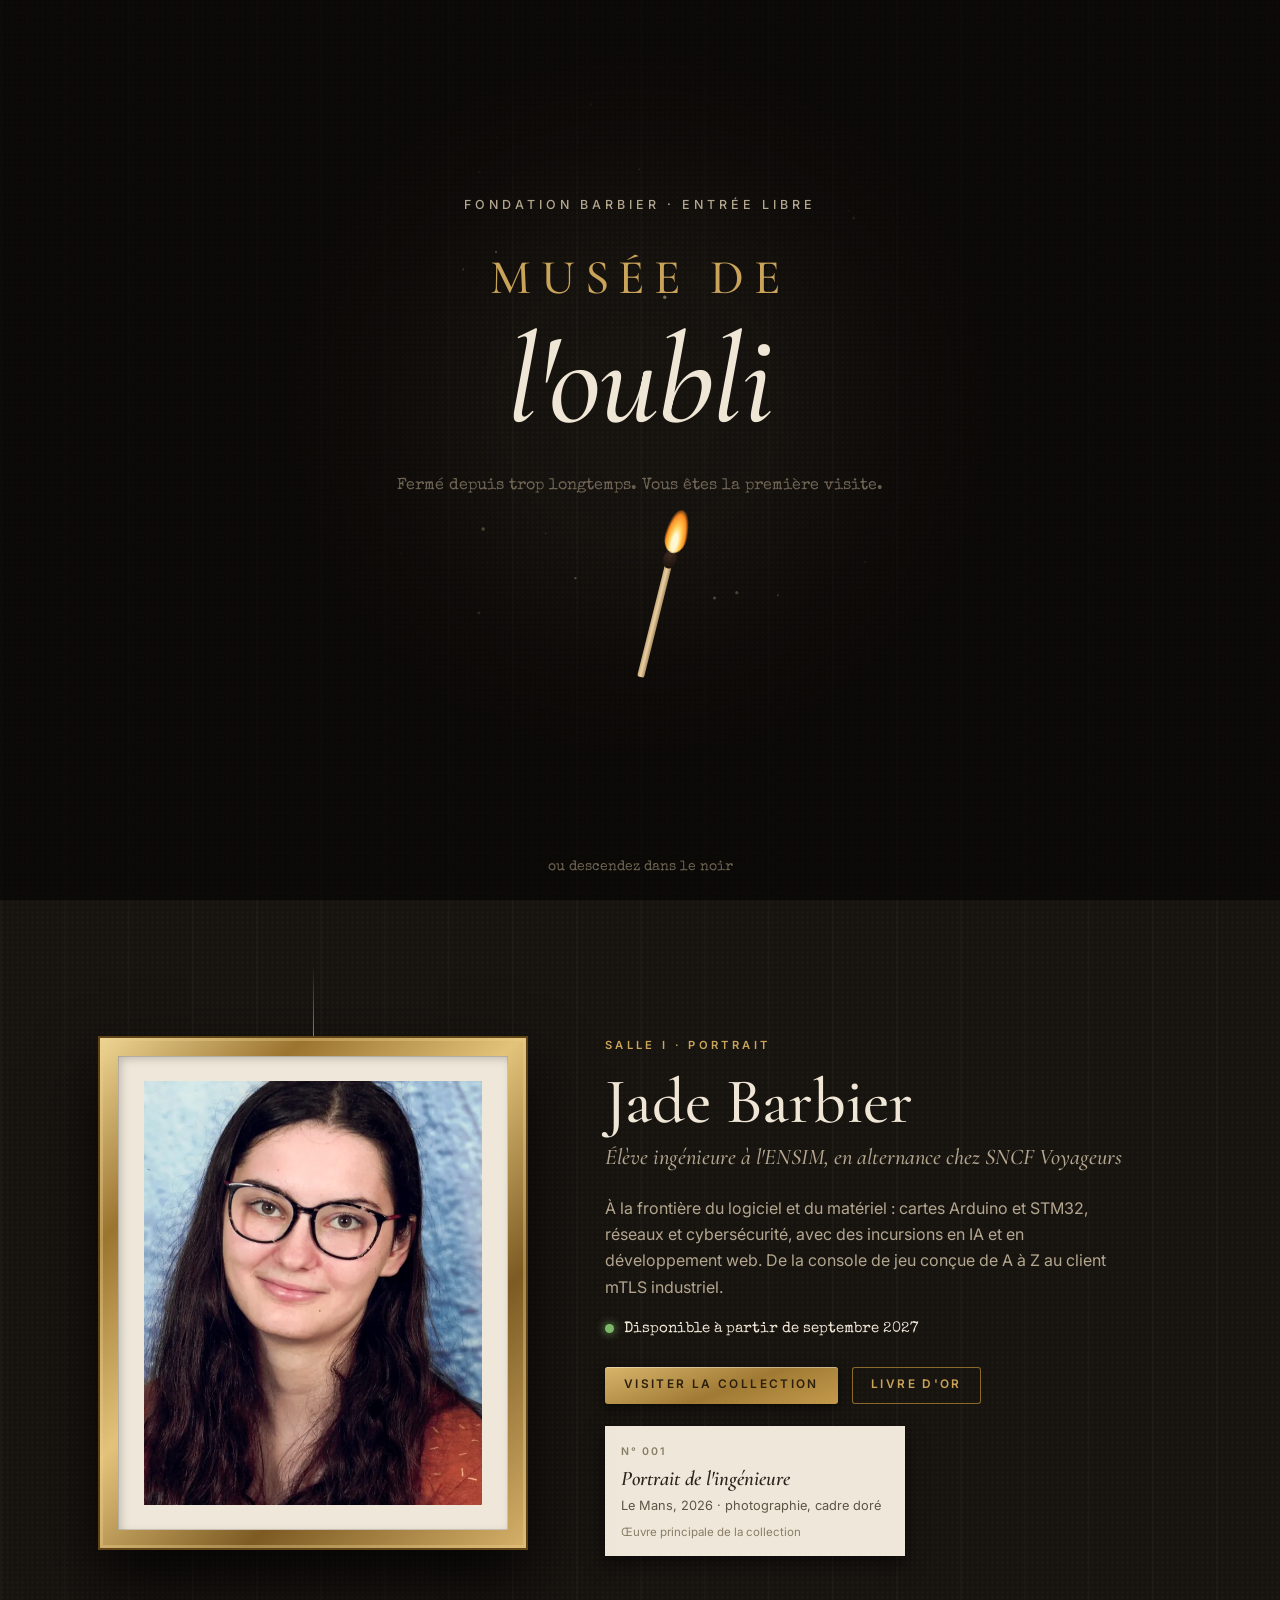
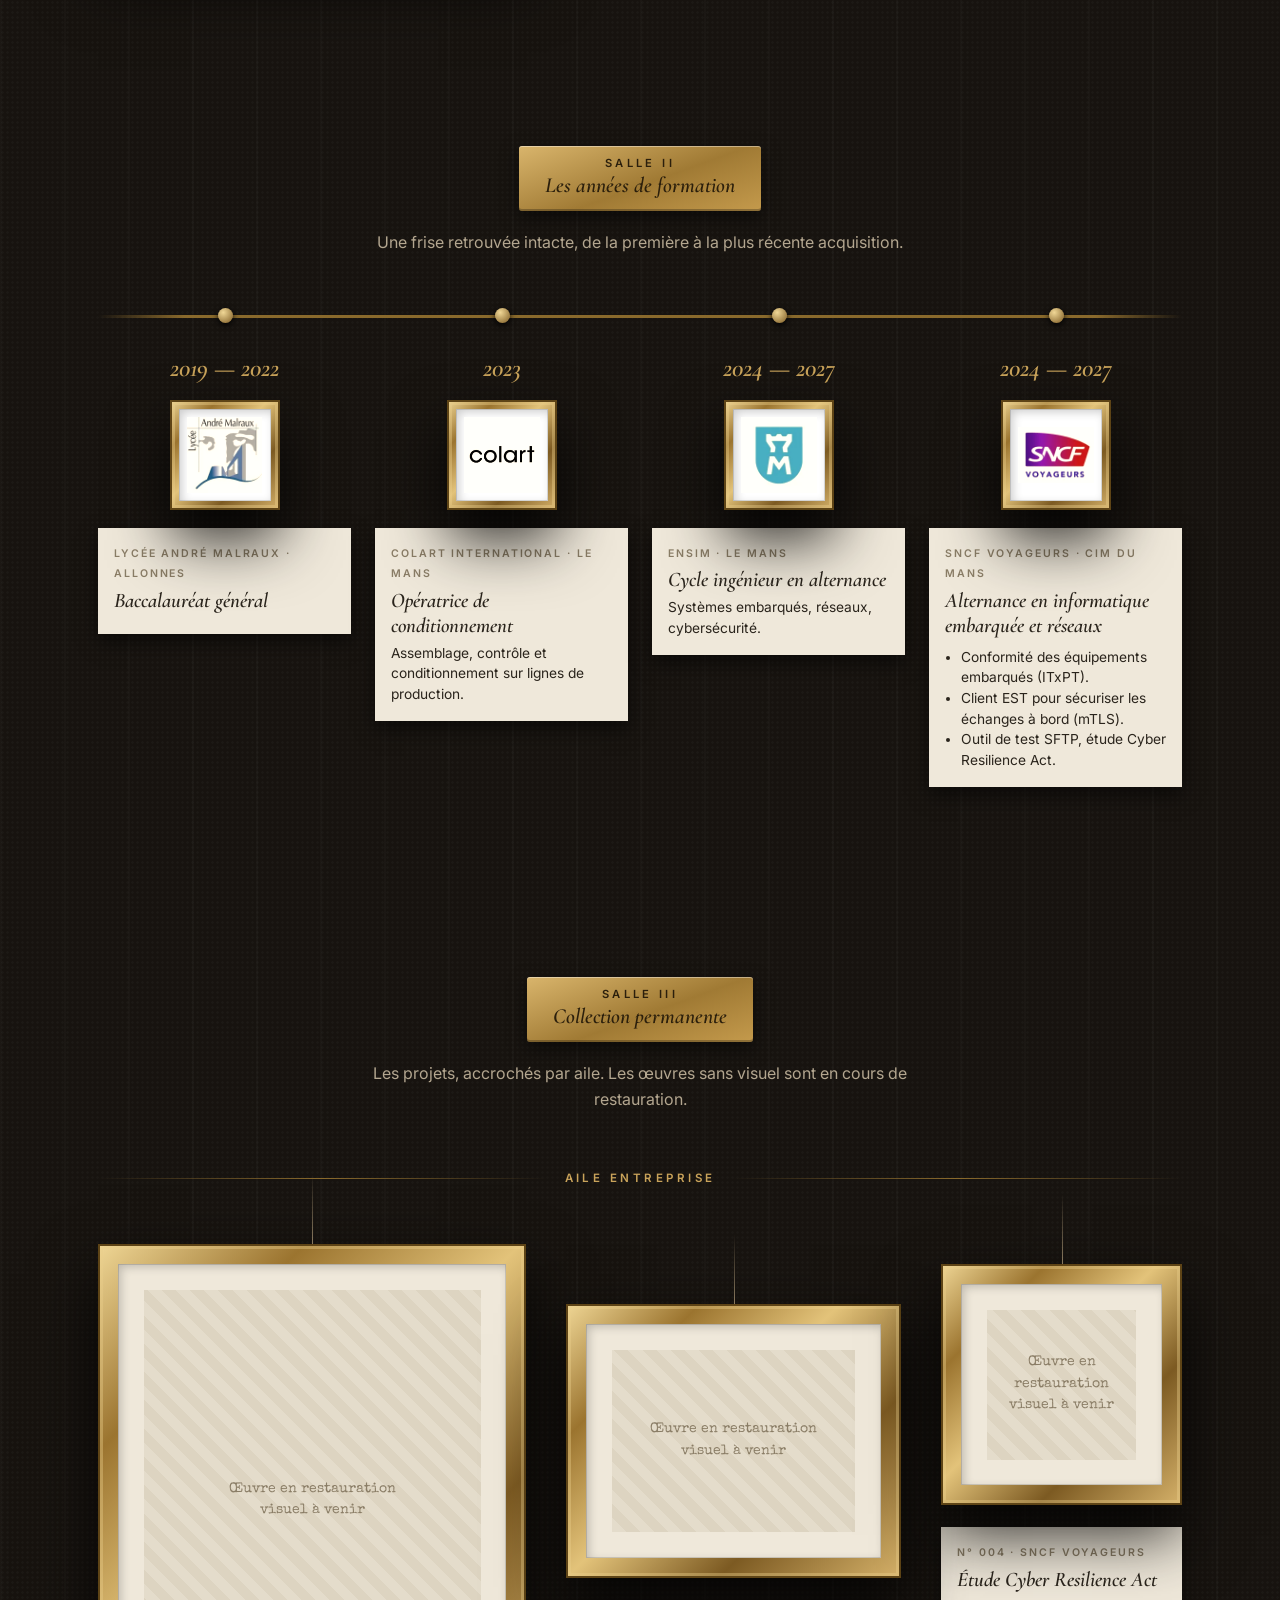
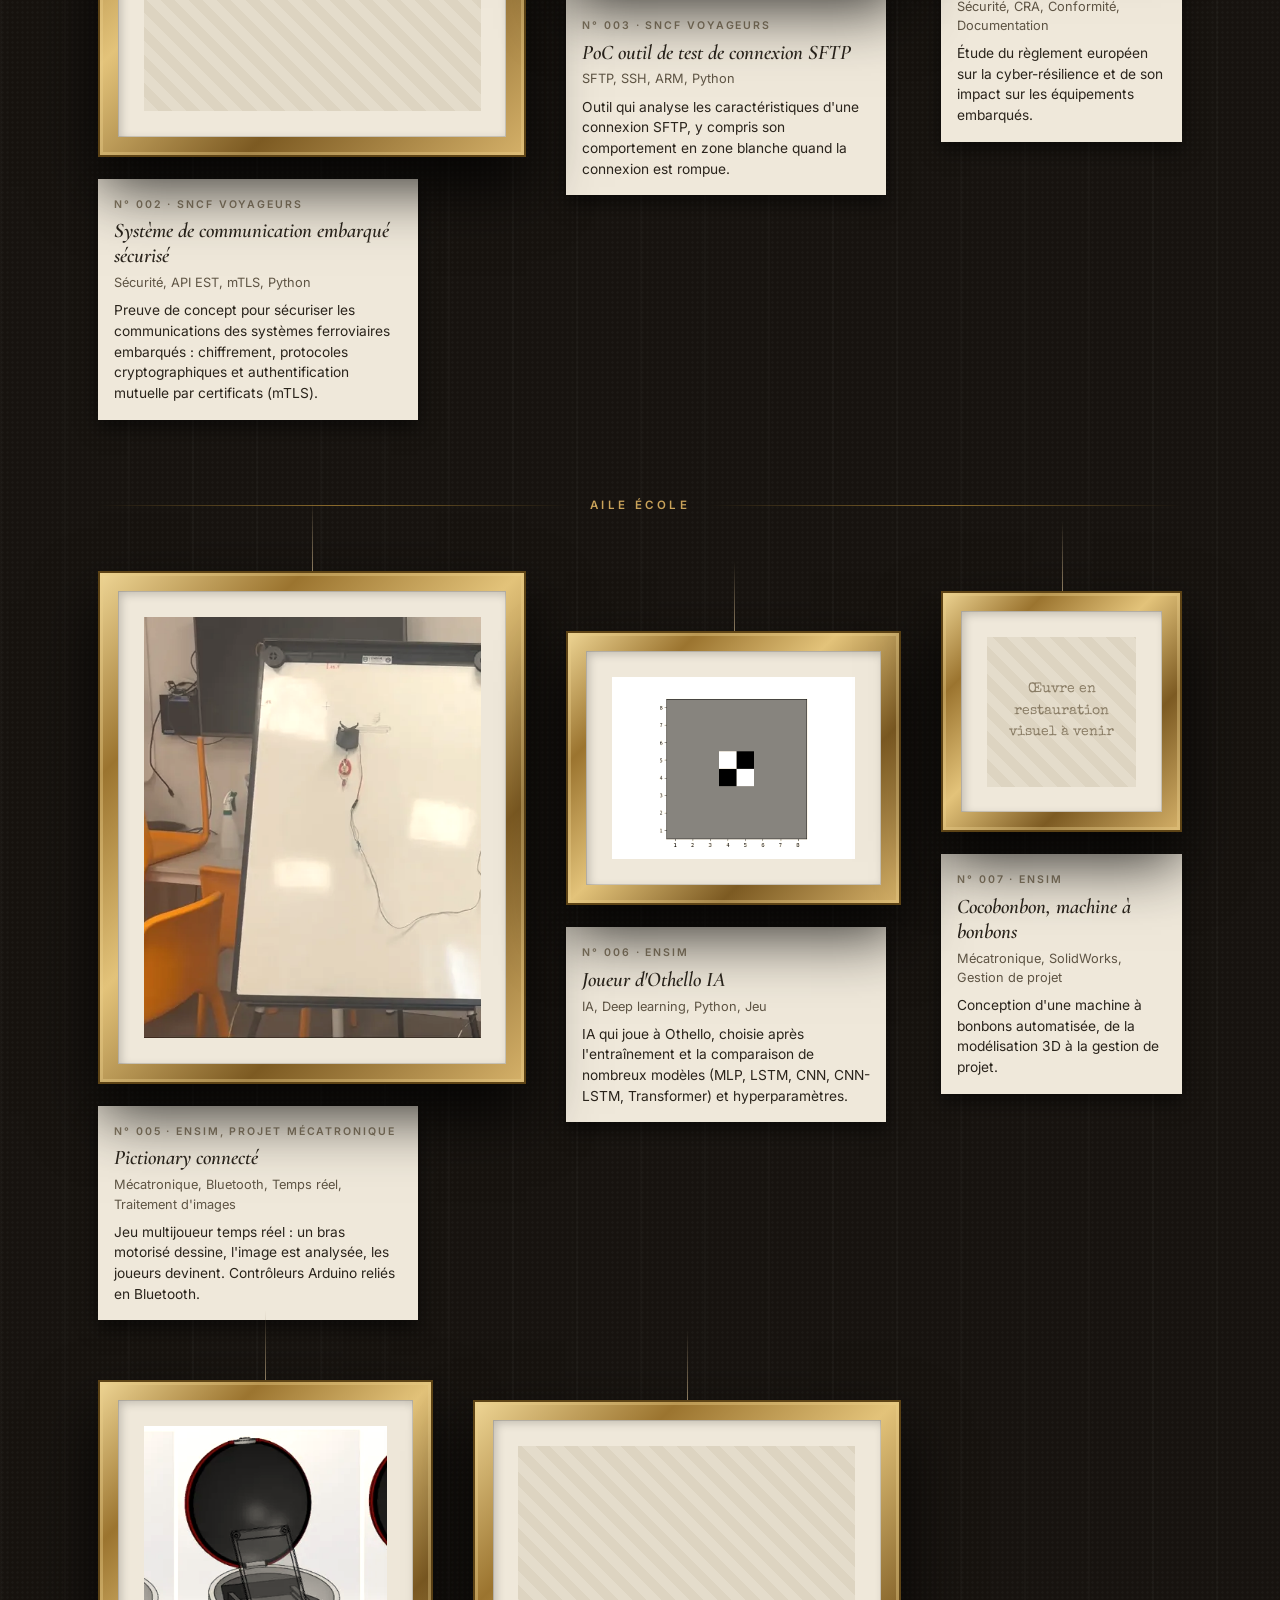
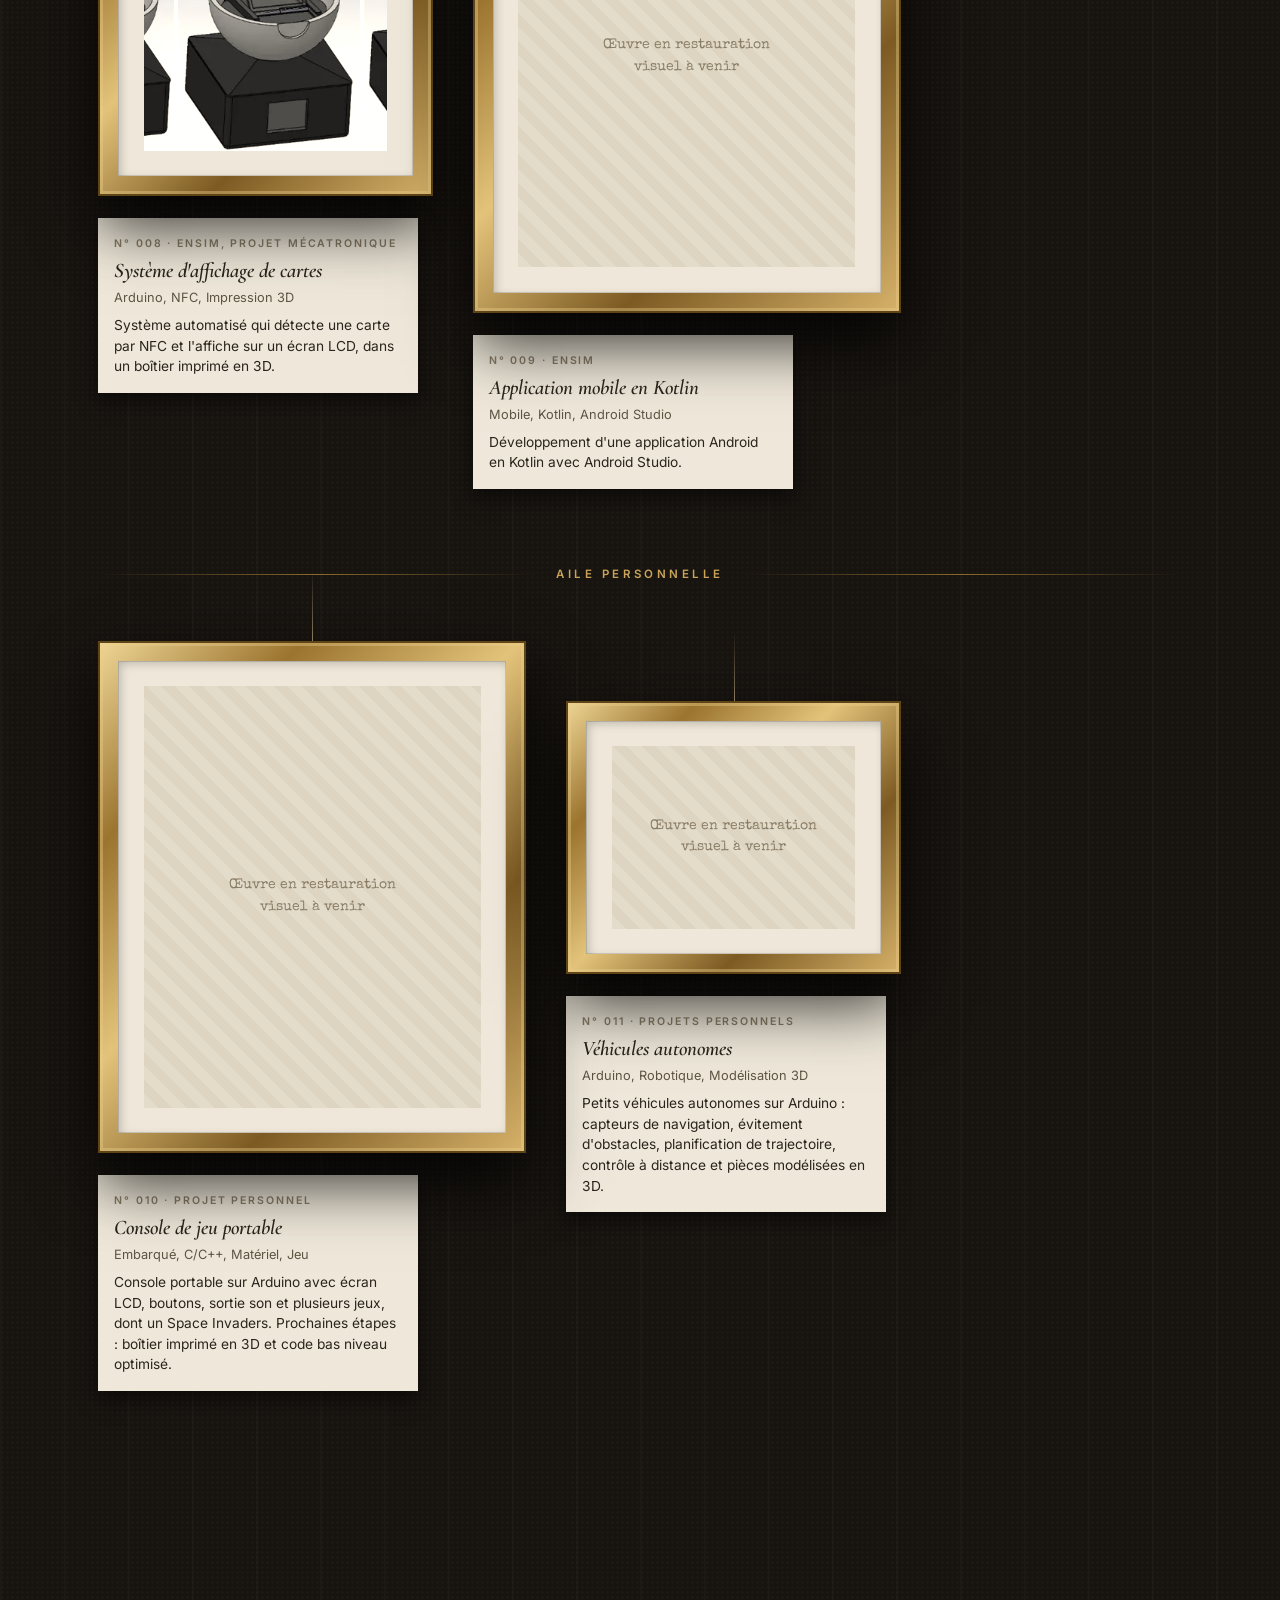
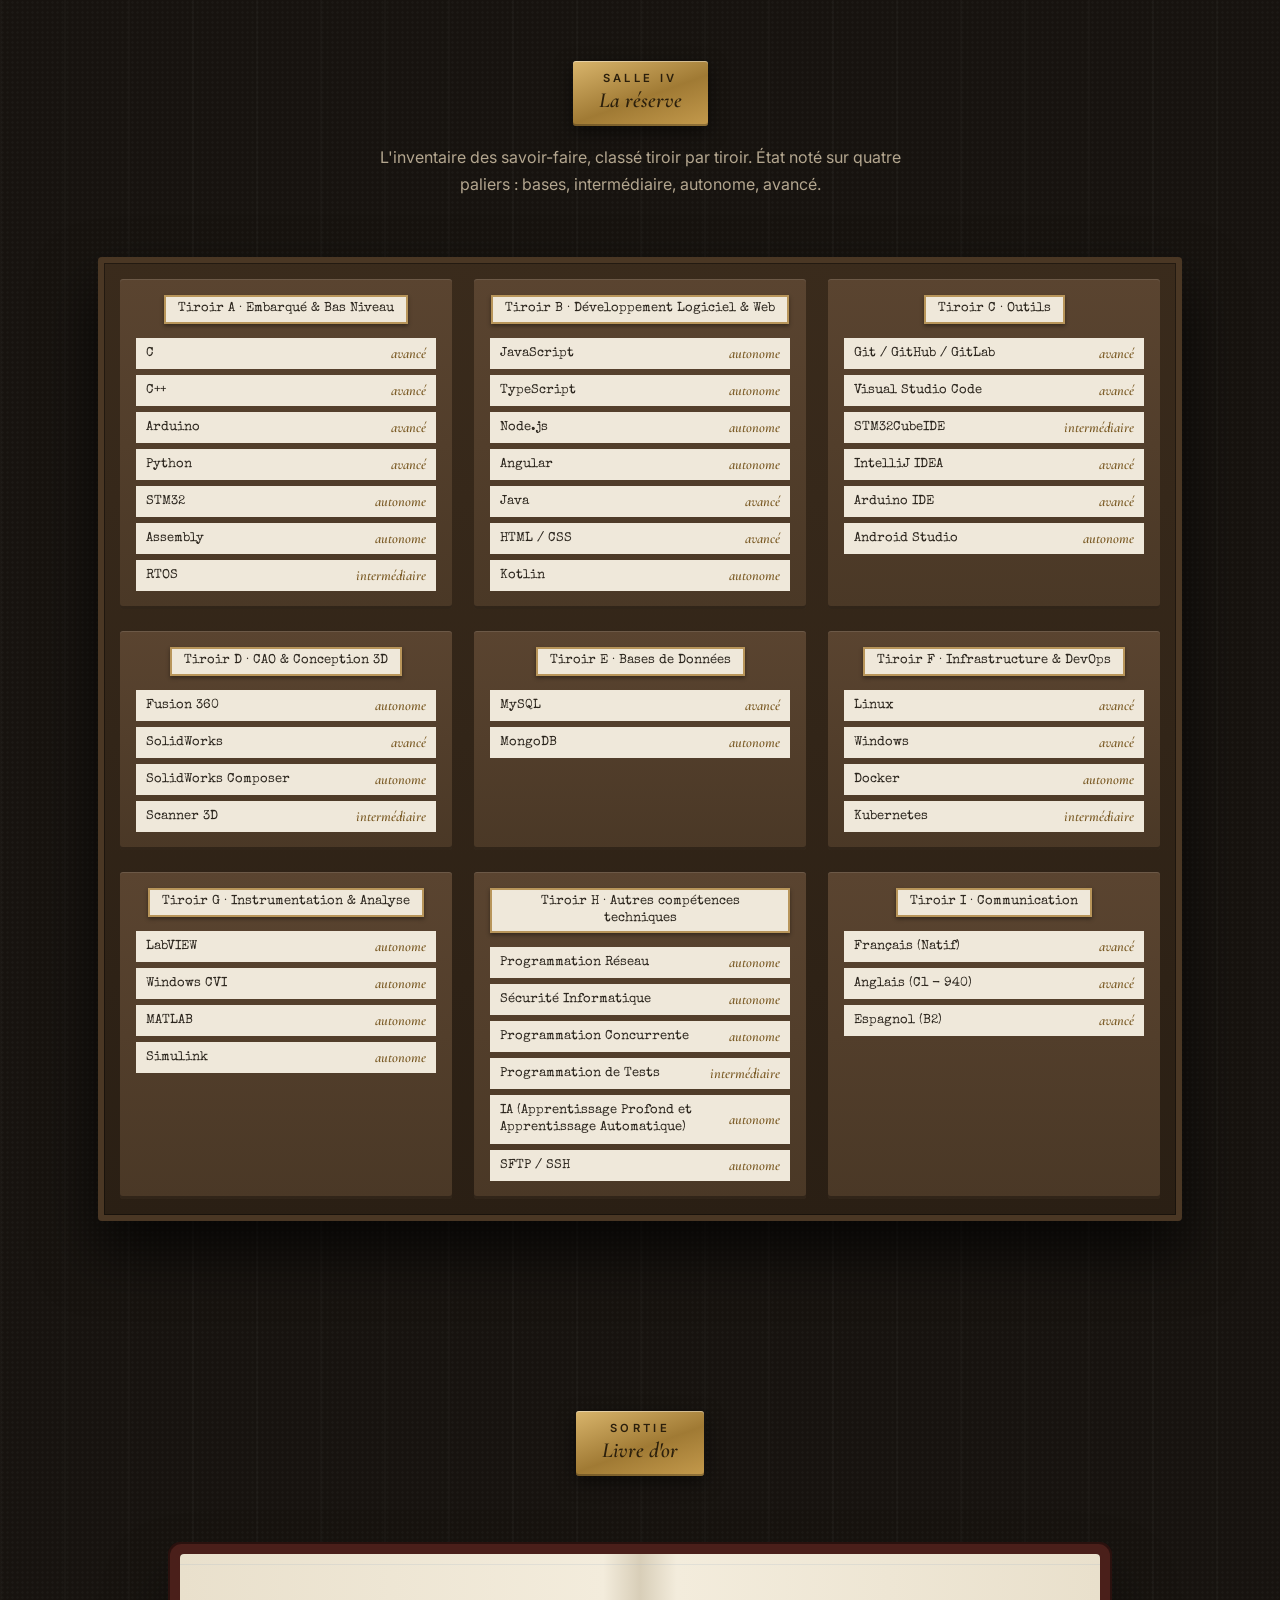
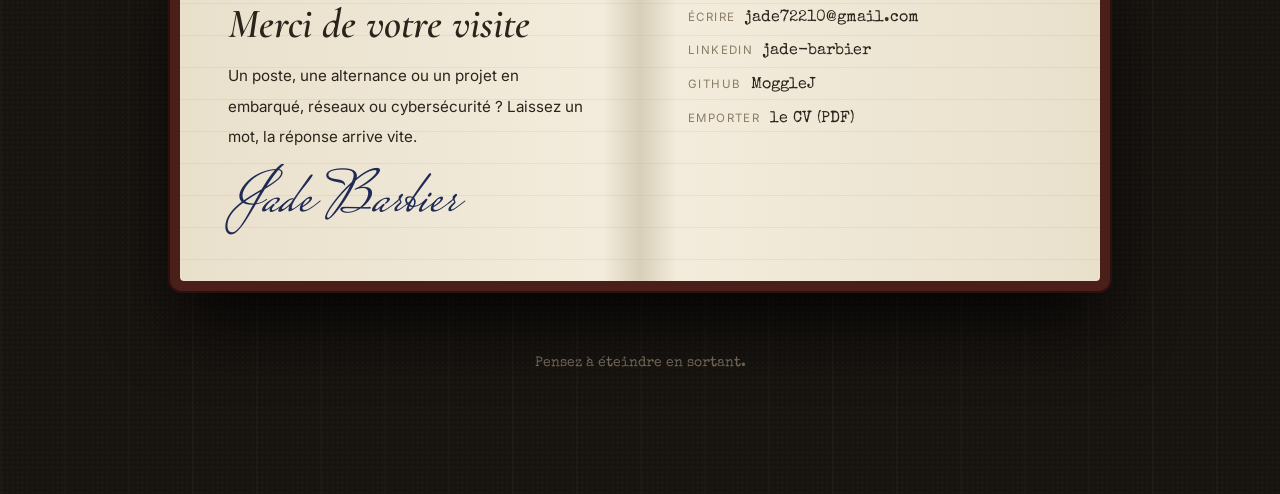
<file: maquette/musee.html>
<!doctype html>
<html lang="fr">
<head>
<meta charset="utf-8">
<meta name="viewport" content="width=device-width, initial-scale=1">
<title>Jade Barbier · Musée de l'oubli</title>
<link rel="preconnect" href="https://fonts.googleapis.com">
<link rel="preconnect" href="https://fonts.gstatic.com" crossorigin>
<link href="https://fonts.googleapis.com/css2?family=Cormorant+Garamond:ital,wght@0,500;0,600;1,500;1,600&family=Inter:wght@400;500;600&family=Mrs+Saint+Delafield&family=Special+Elite&display=swap" rel="stylesheet">
<style>
:root{
  --wall:#17130f; --wall2:#1d1813; --ink:#efe6d6; --mute:#b3a68f; --dim:#6f6454;
  --gold:#c9a35a; --gold2:#8a6a2c; --paper:#efe8da; --paper-ink:#2a241c; --red:#9e2b25;
  --serif:"Cormorant Garamond",Georgia,serif;
}
*,*::before,*::after{box-sizing:border-box}
html,body{margin:0}
html{scroll-behavior:smooth}
body{background:var(--wall);color:var(--ink);font:400 1rem/1.65 Inter,system-ui,sans-serif;overflow-x:clip;
  background-image:
    repeating-linear-gradient(90deg,#ffffff05 0 2px,transparent 2px 64px),
    radial-gradient(#ffffff06 1px,transparent 1.5px);
  background-size:auto,5px 5px}
img{display:block;max-width:100%}
a{color:inherit}
.wrap{max-width:1180px;margin:0 auto;padding:0 clamp(16px,4vw,48px)}

/* ---------- obscurité et lampe ---------- */
#dark{position:fixed;inset:0;z-index:30;pointer-events:none;transition:opacity 1.2s;
  background:radial-gradient(circle var(--r,240px) at var(--x,50%) var(--y,45%),#0000 0,#03020114 40%,#03020170 75%,#03020194 100%)}
body:not(.lit) #dark{background:#030201f2}
#dust{position:fixed;inset:0;z-index:31;pointer-events:none;width:100%;height:100%}
.ghost{position:absolute;z-index:2;font:400 1.05rem/1.3 "Special Elite",monospace;color:#d8c9a8;opacity:0;transform:rotate(var(--rot,-3deg));pointer-events:none;white-space:nowrap}

/* ---------- entrée ---------- */
#entree{position:relative;min-height:100vh;display:grid;place-items:center;text-align:center;z-index:40}
.sign{font:500 .78rem/1 Inter;letter-spacing:.32em;text-transform:uppercase;color:var(--mute)}
#entree h1{font:italic 500 clamp(3.2rem,10vw,8rem)/.95 var(--serif);margin:.3em 0 .25em;letter-spacing:-.01em}
#entree h1 span{display:block;font-style:normal;font-size:.38em;letter-spacing:.2em;text-transform:uppercase;color:var(--gold);margin-bottom:.4em}
.closed{font:400 1rem/1.6 "Special Elite",monospace;color:var(--dim);margin:0}
.match{margin:56px auto 0;display:flex;flex-direction:column;align-items:center;gap:20px;background:none;border:0;color:var(--mute);cursor:pointer;font:500 .78rem/1 Inter;letter-spacing:.24em;text-transform:uppercase}
.stick{position:relative;width:7px;height:120px;border-radius:2px;background:linear-gradient(90deg,#c8a878,#e8d0a4 45%,#a98a5c);transform:rotate(14deg);transform-origin:50% 100%;transition:transform .3s}
.stick::before{content:"";position:absolute;left:-3px;top:-12px;width:13px;height:20px;border-radius:50% 50% 45% 45%;background:radial-gradient(circle at 40% 35%,#d0453b,#7c1b16)}
.flame{position:absolute;left:50%;top:-52px;width:22px;height:44px;margin-left:-11px;border-radius:50% 50% 50% 50%/60% 60% 40% 40%;background:radial-gradient(ellipse at 50% 75%,#fff7d1 0 18%,#ffcf5a 35%,#ff8a1f 60%,#ff4d0000 75%);filter:blur(.5px);opacity:0;transform:scale(.2);transform-origin:50% 100%}
.match:hover .stick{transform:rotate(4deg)}
body.lit .flame{opacity:1;transform:scale(1);animation:flick .18s infinite alternate}
body.lit .stick::before{background:radial-gradient(circle at 40% 35%,#3b2a1f,#140c08)}
@keyframes flick{to{transform:scale(1.06,.94) skewX(3deg)}}
.match .hint{transition:opacity .4s}
body.lit .match .hint{opacity:0}
.scrolldown{position:absolute;bottom:26px;left:0;right:0;font:400 .85rem "Special Elite";color:var(--dim)}

/* ---------- salles ---------- */
.room{position:relative;padding:130px 0 60px}
.plaque{display:inline-flex;flex-direction:column;align-items:center;padding:12px 26px;border-radius:3px;background:linear-gradient(160deg,#d9b56c,#a07a34 55%,#c49a4c);color:#2b1f0c;box-shadow:inset 0 1px #fff6,inset 0 -2px #0004,0 6px 18px #0008;margin-bottom:18px}
.plaque b{font:600 .7rem/1 Inter;letter-spacing:.3em;text-transform:uppercase}
.plaque span{font:italic 600 1.35rem/1.2 var(--serif);margin-top:4px}
.room-h{display:flex;flex-direction:column;align-items:center;text-align:center;margin-bottom:60px}
.room-h p{color:var(--mute);max-width:56ch;margin:0}

/* cadre doré + passe-partout */
.frame{position:relative;padding:clamp(12px,1.6vw,20px);background:
   linear-gradient(135deg,#f0d796,#9b742f 22%,#e3c37a 45%,#7c5a22 70%,#d6b26a);box-shadow:0 30px 60px #000c,inset 0 0 0 2px #5e4416,inset 0 0 0 5px #e8cd8b66}
.frame .mat{position:relative;background:var(--paper);padding:clamp(10px,2vw,26px);box-shadow:inset 0 0 0 1px #0002,inset 3px 3px 10px #0003;overflow:hidden}
.frame .mat > img{width:100%;aspect-ratio:var(--ar,4/5);object-fit:cover;filter:sepia(.18) contrast(1.02)}
.frame .void{aspect-ratio:var(--ar,4/3);display:grid;place-items:center;text-align:center;background:repeating-linear-gradient(45deg,#e4dccb 0 10px,#ddd4c1 10px 20px);color:#8a7d66;font:400 .9rem/1.5 "Special Elite";padding:12px}
.frame .wire{position:absolute;left:50%;top:-70px;width:1px;height:70px;background:linear-gradient(#0000,#8a7a5f)}
/* drap de poussière */
.sheet{position:absolute;inset:-6px;z-index:3;background:
   linear-gradient(100deg,#0000 0 30%,#ffffff12 38%,#0000 46%),
   linear-gradient(80deg,#0000 0 58%,#0000001c 64%,#0000 70%),
   repeating-linear-gradient(95deg,#cfc7b8 0 18px,#c3baa9 18px 40px,#d6cebf 40px 52px);
   border-radius:2px 2px 30% 30%/2px 2px 8% 8%;box-shadow:0 18px 30px #0009;transform-origin:50% 0;
   transition:transform 1.4s cubic-bezier(.65,0,.35,1),opacity .5s 1.1s;transition-delay:var(--d,0s)}
.reveal.in .sheet{transform:translateY(115%) skewX(-8deg) rotate(4deg);opacity:0}
.cartel{background:var(--paper);color:var(--paper-ink);padding:14px 16px 16px;box-shadow:0 8px 18px #0008;font-size:.86rem;line-height:1.5}
.cartel .no{font:600 .66rem/1 Inter;letter-spacing:.18em;text-transform:uppercase;color:#8a7d66}
.cartel h3{font:italic 600 1.3rem/1.2 var(--serif);margin:6px 0 4px}
.cartel .mt{color:#5e5444;font-size:.8rem;margin:0 0 8px}
.cartel p{margin:0}
.cartel .don{display:block;margin-top:10px;font:400 .72rem/1.3 Inter;color:#8a7d66}

/* salle I : portrait */
.portrait{display:grid;grid-template-columns:minmax(260px,430px) 1fr;gap:clamp(30px,6vw,90px);align-items:center}
.note{max-width:52ch}
.note .lbl{font:600 .7rem/1 Inter;letter-spacing:.3em;text-transform:uppercase;color:var(--gold)}
.note h2{font:500 clamp(2.4rem,5vw,4rem)/1 var(--serif);margin:14px 0 8px}
.note .role{font:italic 500 1.4rem/1.35 var(--serif);color:var(--mute);margin:0 0 22px}
.note p{color:var(--mute);margin:0 0 14px}
.portrait .cartel{max-width:300px;margin-top:22px}
.brass{display:inline-flex;align-items:center;gap:10px;text-decoration:none;padding:.8rem 1.2rem;border-radius:3px;font:600 .74rem/1 Inter;letter-spacing:.2em;text-transform:uppercase;background:linear-gradient(160deg,#d9b56c,#a07a34 55%,#c49a4c);color:#2b1f0c;box-shadow:inset 0 1px #fff6,0 4px 12px #0008;transition:filter .2s}
.brass.o{background:none;color:var(--gold);box-shadow:inset 0 0 0 1px var(--gold2)}
.brass:hover{filter:brightness(1.12)}
.btns{display:flex;flex-wrap:wrap;gap:14px;margin-top:26px}
.dispo{display:inline-flex;align-items:center;gap:10px;margin-top:6px;font:400 .95rem "Special Elite";color:var(--ink)}
.dispo::before{content:"";width:9px;height:9px;border-radius:50%;background:#7dbb6a;box-shadow:0 0 10px #7dbb6a}

/* salle II : frise */
.frieze{position:relative;display:grid;grid-template-columns:repeat(4,1fr);gap:24px;padding-top:40px}
.frieze::before{content:"";position:absolute;left:0;right:0;top:0;height:3px;background:linear-gradient(90deg,#0000,var(--gold2) 8%,var(--gold2) 92%,#0000)}
.era{position:relative;text-align:center}
.era::before{content:"";position:absolute;top:-47px;left:50%;width:15px;height:15px;margin-left:-7px;border-radius:50%;background:radial-gradient(circle at 35% 30%,#f0d796,#7c5a22);box-shadow:0 2px 6px #000}
.era .year{font:italic 600 1.6rem/1 var(--serif);color:var(--gold)}
.era .frame{width:110px;margin:16px auto 18px;padding:9px}
.era .frame .mat{padding:8px;background:#fff}
.era .frame .mat img{aspect-ratio:1;object-fit:contain;filter:sepia(.25)}
.era .cartel{text-align:left}
.era ul{margin:8px 0 0;padding-left:16px}

/* salle III : collection */
.wing{margin-bottom:80px}
.wing-h{display:flex;align-items:center;gap:18px;margin-bottom:60px}
.wing-h::before,.wing-h::after{content:"";flex:1;height:1px;background:linear-gradient(90deg,#0000,var(--gold2),#0000)}
.wing-h b{font:600 .72rem/1 Inter;letter-spacing:.3em;text-transform:uppercase;color:var(--gold)}
.hang{display:grid;grid-template-columns:repeat(12,1fr);gap:80px 40px;align-items:start}
.work{grid-column:span 4;display:grid;gap:22px}
.work:nth-child(4n+1){grid-column:span 5}
.work:nth-child(4n+2){grid-column:span 4;margin-top:60px}
.work:nth-child(4n+3){grid-column:span 3;margin-top:20px}
.work:nth-child(4n){grid-column:span 4;margin-top:-20px}
.work .cartel{max-width:320px}

/* salle IV : réserve */
.cabinet{display:grid;grid-template-columns:repeat(auto-fit,minmax(min(300px,100%),1fr));gap:22px;padding:22px;background:linear-gradient(#3a2b1c,#2a1f14);border-radius:4px;box-shadow:inset 0 0 0 6px #4a3724,inset 0 0 0 7px #0006,0 30px 60px #000b}
.drawer{background:linear-gradient(#5a4430,#4a3826);border-radius:3px;padding:16px 16px 18px;box-shadow:inset 0 1px #ffffff1c,inset 0 -3px #0005}
.drawer .tag{display:block;width:max-content;max-width:100%;margin:0 auto 14px;padding:6px 14px;background:var(--paper);color:var(--paper-ink);font:400 .8rem/1.3 "Special Elite";box-shadow:inset 0 0 0 2px #b8955a,0 2px 4px #0006;text-align:center}
.drawer ul{list-style:none;margin:0;padding:0;display:grid;gap:6px}
.drawer li{display:grid;grid-template-columns:1fr auto;gap:12px;align-items:center;background:#efe8da;color:var(--paper-ink);padding:7px 10px;font:400 .82rem/1.3 "Special Elite";transform:translateY(8px);opacity:0;transition:.5s;transition-delay:calc(var(--r) * .05s)}
.drawer.in li{transform:none;opacity:1}
.drawer li i{font:italic 600 .9rem var(--serif);color:#7a5a24;white-space:nowrap}

/* sortie : livre d'or */
.book{display:grid;grid-template-columns:1fr 1fr;max-width:920px;margin:0 auto;background:linear-gradient(90deg,#e9e0cc,#f3ecdc 46%,#d8ceb8 50%,#f3ecdc 54%,#e9e0cc);color:var(--paper-ink);border-radius:4px;box-shadow:0 0 0 10px #4a1f1a,0 0 0 12px #2a110e,0 40px 70px #000c}
.page{padding:clamp(24px,4vw,48px);background:repeating-linear-gradient(#0000 0 31px,#9db0c433 31px 32px);background-position:0 18px}
.page h2{font:italic 600 clamp(1.8rem,3.4vw,2.6rem)/1.1 var(--serif);margin:0 0 14px}
.page p{margin:0 0 16px;line-height:2;font-size:.95rem}
.page .entries{display:grid;gap:4px}
.page a{display:block;text-decoration:none;font:400 1.02rem/2 "Special Elite";border-bottom:1px dashed #0000;width:max-content;max-width:100%;overflow-wrap:anywhere}
.page a:hover{color:var(--red);border-color:var(--red)}
.page a small{font:400 .72rem Inter;color:#8a7d66;letter-spacing:.12em;text-transform:uppercase;margin-right:10px}
.signature{font:400 clamp(2.6rem,6vw,3.8rem)/1 "Mrs Saint Delafield",cursive;color:#1f2a55;margin-top:20px}
.out{text-align:center;color:var(--dim);font:400 .9rem "Special Elite";padding:60px 0 50px}

.reveal{opacity:0;transform:translateY(24px);transition:opacity .9s,transform .9s}
.reveal.in{opacity:1;transform:none}

@media (max-width:860px){
  .portrait{grid-template-columns:1fr}
  .portrait .frame{max-width:340px}
  .frieze{grid-template-columns:1fr;padding:0 0 0 34px;gap:44px}
  .frieze::before{left:8px;right:auto;top:0;bottom:0;width:3px;height:auto;background:linear-gradient(#0000,var(--gold2) 5%,var(--gold2) 95%,#0000)}
  .era{text-align:left}
  .era::before{left:-33px;top:6px;margin:0}
  .era .frame{margin:12px 0}
  .hang{grid-template-columns:1fr;gap:56px}
  .work,.work:nth-child(n){grid-column:auto;margin-top:0}
  .book{grid-template-columns:1fr;background:#f1e9d8}
  .ghost{display:none}
}
@media (prefers-reduced-motion:reduce){
  html{scroll-behavior:auto}
  .reveal{opacity:1;transform:none;transition:none}
  .sheet{display:none}
  body.lit .flame{animation:none}
}
</style>
</head>
<body>
<div id="dark"></div>
<canvas id="dust" aria-hidden="true"></canvas>

<!-- entrée -->
<section id="entree">
  <div>
    <span class="sign">Fondation Barbier · entrée libre</span>
    <h1><span>Musée de</span>l'oubli</h1>
    <p class="closed">Fermé depuis trop longtemps. Vous êtes la première visite.</p>
    <button class="match" id="match" type="button" aria-label="Craquer une allumette pour éclairer le musée">
      <span class="stick"><span class="flame"></span></span>
      <span class="hint">Craquer une allumette</span>
    </button>
  </div>
  <span class="scrolldown">ou descendez dans le noir</span>
</section>

<main>
  <!-- salle I -->
  <section class="room" id="portrait">
    <span class="ghost" style="top:60px;right:8%;--rot:4deg">une allumette, pour se souvenir</span>
    <div class="wrap portrait">
      <div class="reveal">
        <div class="frame"><span class="wire"></span><div class="mat"><img src="assets/jade.webp" alt="Portrait de Jade Barbier"><span class="sheet"></span></div></div>
      </div>
      <div class="note reveal">
        <span class="lbl">Salle I · Portrait</span>
        <h2>Jade Barbier</h2>
        <p class="role">Élève ingénieure à l'ENSIM, en alternance chez SNCF Voyageurs</p>
        <p>À la frontière du logiciel et du matériel : cartes Arduino et STM32, réseaux et cybersécurité, avec des incursions en IA et en développement web. De la console de jeu conçue de A à Z au client mTLS industriel.</p>
        <span class="dispo">Disponible à partir de septembre 2027</span>
        <div class="btns"><a class="brass" href="#collection">Visiter la collection</a><a class="brass o" href="#livre">Livre d'or</a></div>
        <div class="cartel"><span class="no">N° 001</span><h3>Portrait de l'ingénieure</h3><p class="mt">Le Mans, 2026 · photographie, cadre doré</p><span class="don">Œuvre principale de la collection</span></div>
      </div>
    </div>
  </section>

  <!-- salle II -->
  <section class="room" id="parcours">
    <span class="ghost" style="top:120px;left:5%;--rot:-5deg">ticket de train, aller simple</span>
    <div class="wrap">
      <div class="room-h reveal"><div class="plaque"><b>Salle II</b><span>Les années de formation</span></div><p>Une frise retrouvée intacte, de la première à la plus récente acquisition.</p></div>
      <div class="frieze">
        <article class="era reveal"><span class="year">2019 — 2022</span><div class="frame"><div class="mat"><img src="assets/malraux.webp" alt=""><span class="sheet"></span></div></div>
          <div class="cartel"><span class="no">Lycée André Malraux · Allonnes</span><h3>Baccalauréat général</h3></div></article>
        <article class="era reveal"><span class="year">2023</span><div class="frame"><div class="mat"><img src="assets/colart.webp" alt=""><span class="sheet" style="--d:.15s"></span></div></div>
          <div class="cartel"><span class="no">Colart International · Le Mans</span><h3>Opératrice de conditionnement</h3><p>Assemblage, contrôle et conditionnement sur lignes de production.</p></div></article>
        <article class="era reveal"><span class="year">2024 — 2027</span><div class="frame"><div class="mat"><img src="assets/ensim.webp" alt=""><span class="sheet" style="--d:.3s"></span></div></div>
          <div class="cartel"><span class="no">ENSIM · Le Mans</span><h3>Cycle ingénieur en alternance</h3><p>Systèmes embarqués, réseaux, cybersécurité.</p></div></article>
        <article class="era reveal"><span class="year">2024 — 2027</span><div class="frame"><div class="mat"><img src="assets/sncf.webp" alt=""><span class="sheet" style="--d:.45s"></span></div></div>
          <div class="cartel"><span class="no">SNCF Voyageurs · CIM du Mans</span><h3>Alternance en informatique embarquée et réseaux</h3><ul><li>Conformité des équipements embarqués (ITxPT).</li><li>Client EST pour sécuriser les échanges à bord (mTLS).</li><li>Outil de test SFTP, étude Cyber Resilience Act.</li></ul></div></article>
      </div>
    </div>
  </section>

  <!-- salle III -->
  <section class="room" id="collection">
    <span class="ghost" style="top:90px;right:6%;--rot:3deg">chapeau orange, oublié par un pirate</span>
    <div class="wrap">
      <div class="room-h reveal"><div class="plaque"><b>Salle III</b><span>Collection permanente</span></div><p>Les projets, accrochés par aile. Les œuvres sans visuel sont en cours de restauration.</p></div>
      <div id="wings"></div>
    </div>
  </section>

  <!-- salle IV -->
  <section class="room" id="reserve">
    <span class="ghost" style="top:100px;left:6%;--rot:-3deg">pile de livres à finir, ne pas déranger</span>
    <div class="wrap">
      <div class="room-h reveal"><div class="plaque"><b>Salle IV</b><span>La réserve</span></div><p>L'inventaire des savoir-faire, classé tiroir par tiroir. État noté sur quatre paliers : bases, intermédiaire, autonome, avancé.</p></div>
      <div class="cabinet" id="cabinet"></div>
    </div>
  </section>

  <!-- sortie -->
  <section class="room" id="livre">
    <span class="ghost" style="top:80px;right:10%;--rot:5deg">il était une fois, au coin d'une rue froide</span>
    <div class="wrap">
      <div class="room-h reveal"><div class="plaque"><b>Sortie</b><span>Livre d'or</span></div></div>
      <div class="book reveal">
        <div class="page">
          <h2>Merci de votre visite</h2>
          <p>Un poste, une alternance ou un projet en embarqué, réseaux ou cybersécurité ? Laissez un mot, la réponse arrive vite.</p>
          <div class="signature">Jade Barbier</div>
        </div>
        <div class="page entries">
          <a href="mailto:jade72210@gmail.com"><small>Écrire</small>jade72210@gmail.com</a>
          <a href="https://www.linkedin.com/in/jade-barbier-b261b8266" target="_blank" rel="noopener"><small>LinkedIn</small>jade-barbier</a>
          <a href="https://github.com/MoggleJ" target="_blank" rel="noopener"><small>GitHub</small>MoggleJ</a>
          <a href="#"><small>Emporter</small>le CV (PDF)</a>
        </div>
      </div>
      <p class="out">Pensez à éteindre en sortant.</p>
    </div>
  </section>
</main>

<script src="data.js"></script>
<script src="skills.js"></script>
<script>
// ---------- collection ----------
const wings=[['pro','Aile Entreprise'],['school','Aile École'],['perso','Aile Personnelle']];
const ar=['4/5','4/3','1/1','3/4'];
let no=2;
document.getElementById('wings').innerHTML=wings.map(([k,label])=>{const items=(window.PROJECTS||[]).filter(p=>p.kind===k);
 return `<div class="wing"><div class="wing-h reveal"><b>${label}</b></div><div class="hang">${items.map((p,i)=>{const n=String(no++).padStart(3,'0');
  return `<article class="work reveal"><div class="frame" style="--ar:${ar[i%4]}"><span class="wire"></span><div class="mat">${p.img?`<img src="${p.img}" alt="" loading="lazy">`:`<div class="void">Œuvre en restauration<br>visuel à venir</div>`}<span class="sheet" style="--d:${(i%3)*.12}s"></span></div></div>
   <div class="cartel"><span class="no">N° ${n} · ${p.where||''}</span><h3>${p.title}</h3><p class="mt">${(p.tags||[]).slice(0,4).join(', ')}</p><p>${p.desc||''}</p></div></article>`}).join('')}</div></div>`}).join('');

// ---------- réserve ----------
const lv=['bases','intermédiaire','autonome','avancé'];
document.getElementById('cabinet').innerHTML=(window.SKILLS||[]).map((c,i)=>`<div class="drawer reveal"><span class="tag">Tiroir ${String.fromCharCode(65+i)} · ${c.title}</span><ul>${c.skills.map(([n,l],r)=>`<li style="--r:${r}"><span>${n}</span><i>${lv[l-1]}</i></li>`).join('')}</ul></div>`).join('');

// ---------- apparitions (les draps tombent) ----------
const io=new IntersectionObserver(es=>es.forEach(e=>{if(e.isIntersecting){e.target.classList.add('in');io.unobserve(e.target)}}),{threshold:.25});
document.querySelectorAll('.reveal').forEach(el=>io.observe(el));

// ---------- allumette et lampe ----------
const dark=document.getElementById('dark'),root=document.documentElement;
const touch=matchMedia('(hover:none)').matches;
let lx=innerWidth/2,ly=innerHeight*.45,R=touch?Math.max(innerWidth,420)*.8:360;
function light(){if(document.body.classList.contains('lit'))return;document.body.classList.add('lit')}
document.getElementById('match').addEventListener('click',()=>{light();setTimeout(()=>document.getElementById('portrait').scrollIntoView(),500)});
addEventListener('scroll',()=>{if(scrollY>innerHeight*.3)light()},{passive:true});
if(!touch)addEventListener('pointermove',e=>{lx=e.clientX;ly=e.clientY},{passive:true});
else addEventListener('touchmove',e=>{const t=e.touches[0];lx=t.clientX;ly=t.clientY},{passive:true});
const ghosts=[...document.querySelectorAll('.ghost')];
function frame(t){
  const r=R*(1+.025*Math.sin(t/90)+.02*Math.sin(t/37)); // la flamme vacille
  dark.style.setProperty('--x',lx+'px');dark.style.setProperty('--y',ly+'px');dark.style.setProperty('--r',r+'px');
  // les inscriptions n'apparaissent que dans la lumière
  if(document.body.classList.contains('lit'))for(const g of ghosts){const b=g.getBoundingClientRect();if(b.bottom<0||b.top>innerHeight){g.style.opacity=0;continue}
    const d=Math.hypot(b.left+b.width/2-lx,b.top+b.height/2-ly);g.style.opacity=Math.max(0,1-d/(r*.8))*.85}
  dust(t);requestAnimationFrame(frame)}

// ---------- poussière ----------
const cv=document.getElementById('dust'),cx=cv.getContext('2d');let motes=[];
function size(){cv.width=innerWidth*devicePixelRatio;cv.height=innerHeight*devicePixelRatio;motes=Array.from({length:touch?40:90},()=>({x:Math.random()*innerWidth,y:Math.random()*innerHeight,r:Math.random()*1.4+.3,vx:(Math.random()-.5)*.12,vy:-Math.random()*.15-.03,p:Math.random()*6}))}
function dust(t){cx.setTransform(devicePixelRatio,0,0,devicePixelRatio,0,0);cx.clearRect(0,0,innerWidth,innerHeight);if(!document.body.classList.contains('lit'))return;
  for(const m of motes){m.x+=m.vx+Math.sin(t/2000+m.p)*.08;m.y+=m.vy;if(m.y<-5){m.y=innerHeight+5;m.x=Math.random()*innerWidth}
    const d=Math.hypot(m.x-lx,m.y-ly),a=Math.max(0,1-d/(R*.9));if(a<=0)continue;cx.globalAlpha=a*.7;cx.fillStyle='#f3dcae';cx.beginPath();cx.arc(m.x,m.y,m.r,0,7);cx.fill()}}
size();addEventListener('resize',()=>{size();if(touch)R=Math.max(innerWidth,420)*.8});
if(!matchMedia('(prefers-reduced-motion:reduce)').matches)requestAnimationFrame(frame);
else{document.body.classList.add('lit');dark.style.display='none'}
</script>
</body>
</html>
</file>
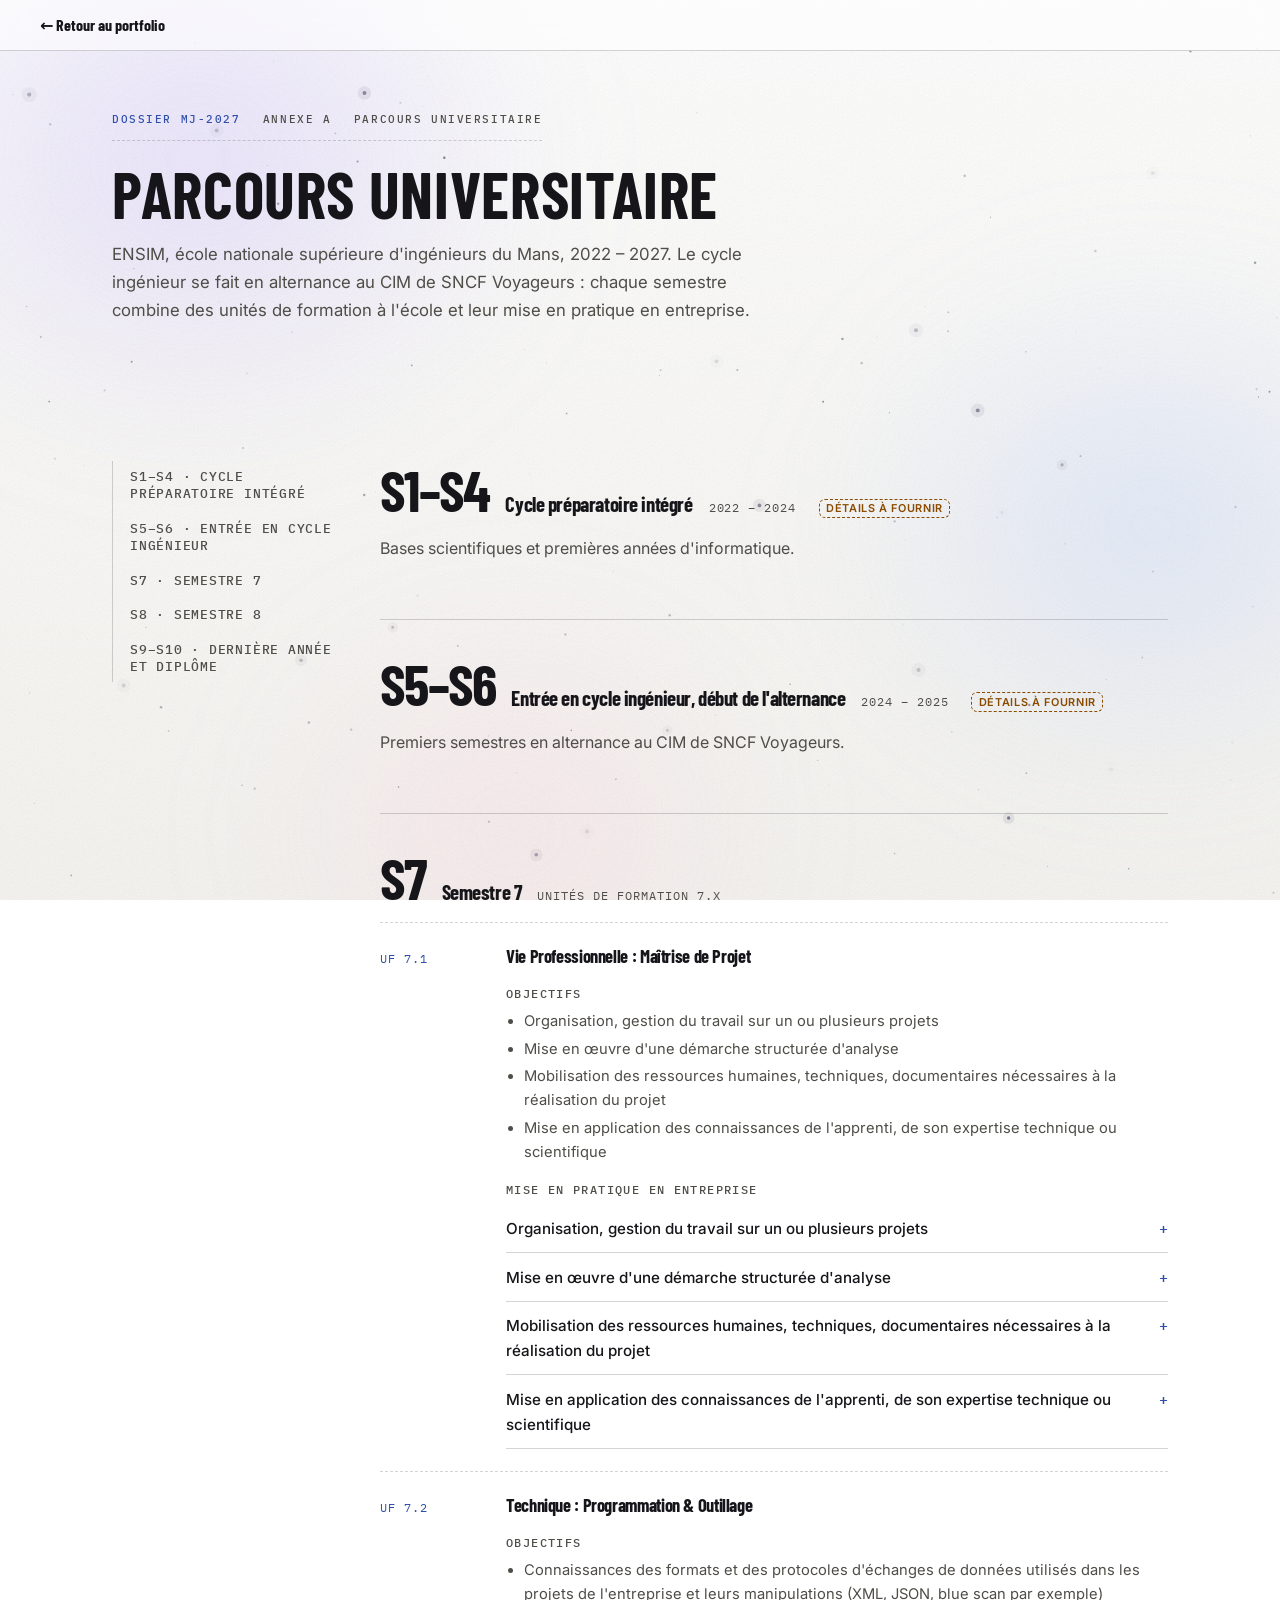
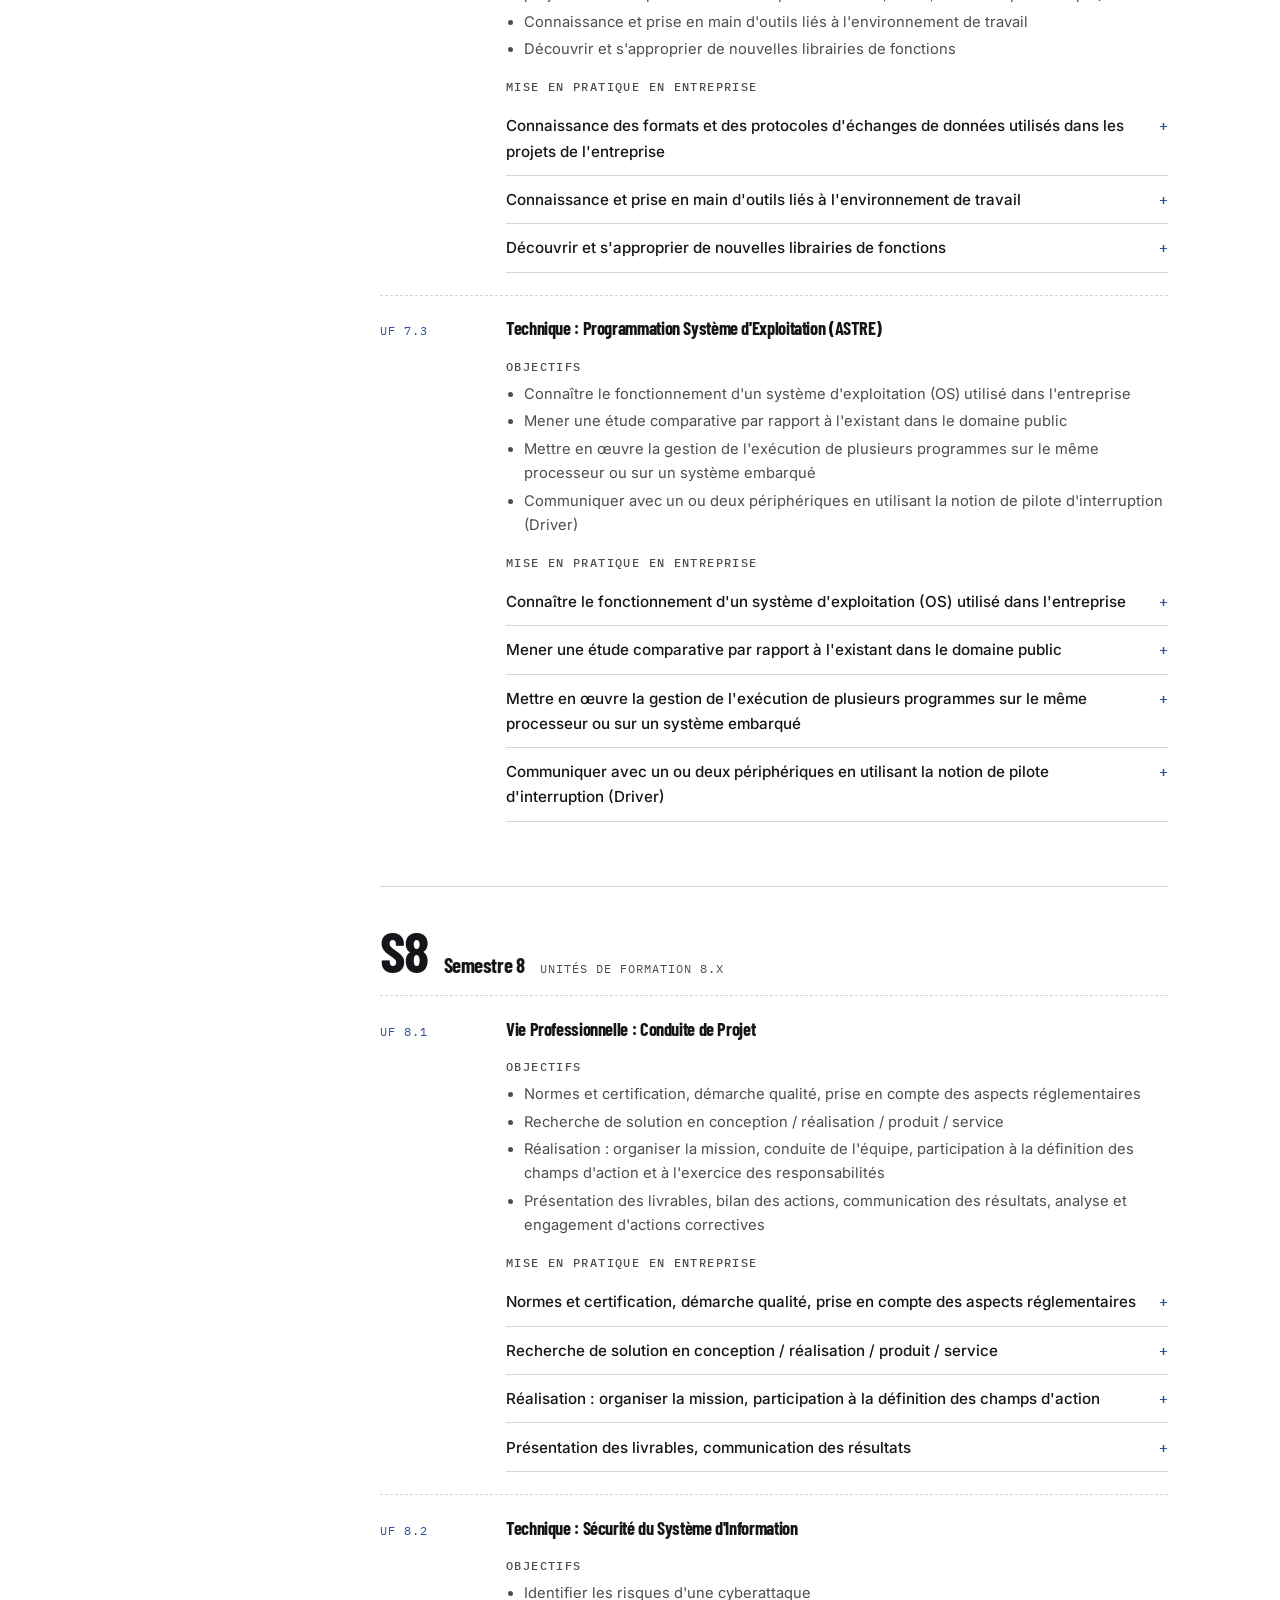
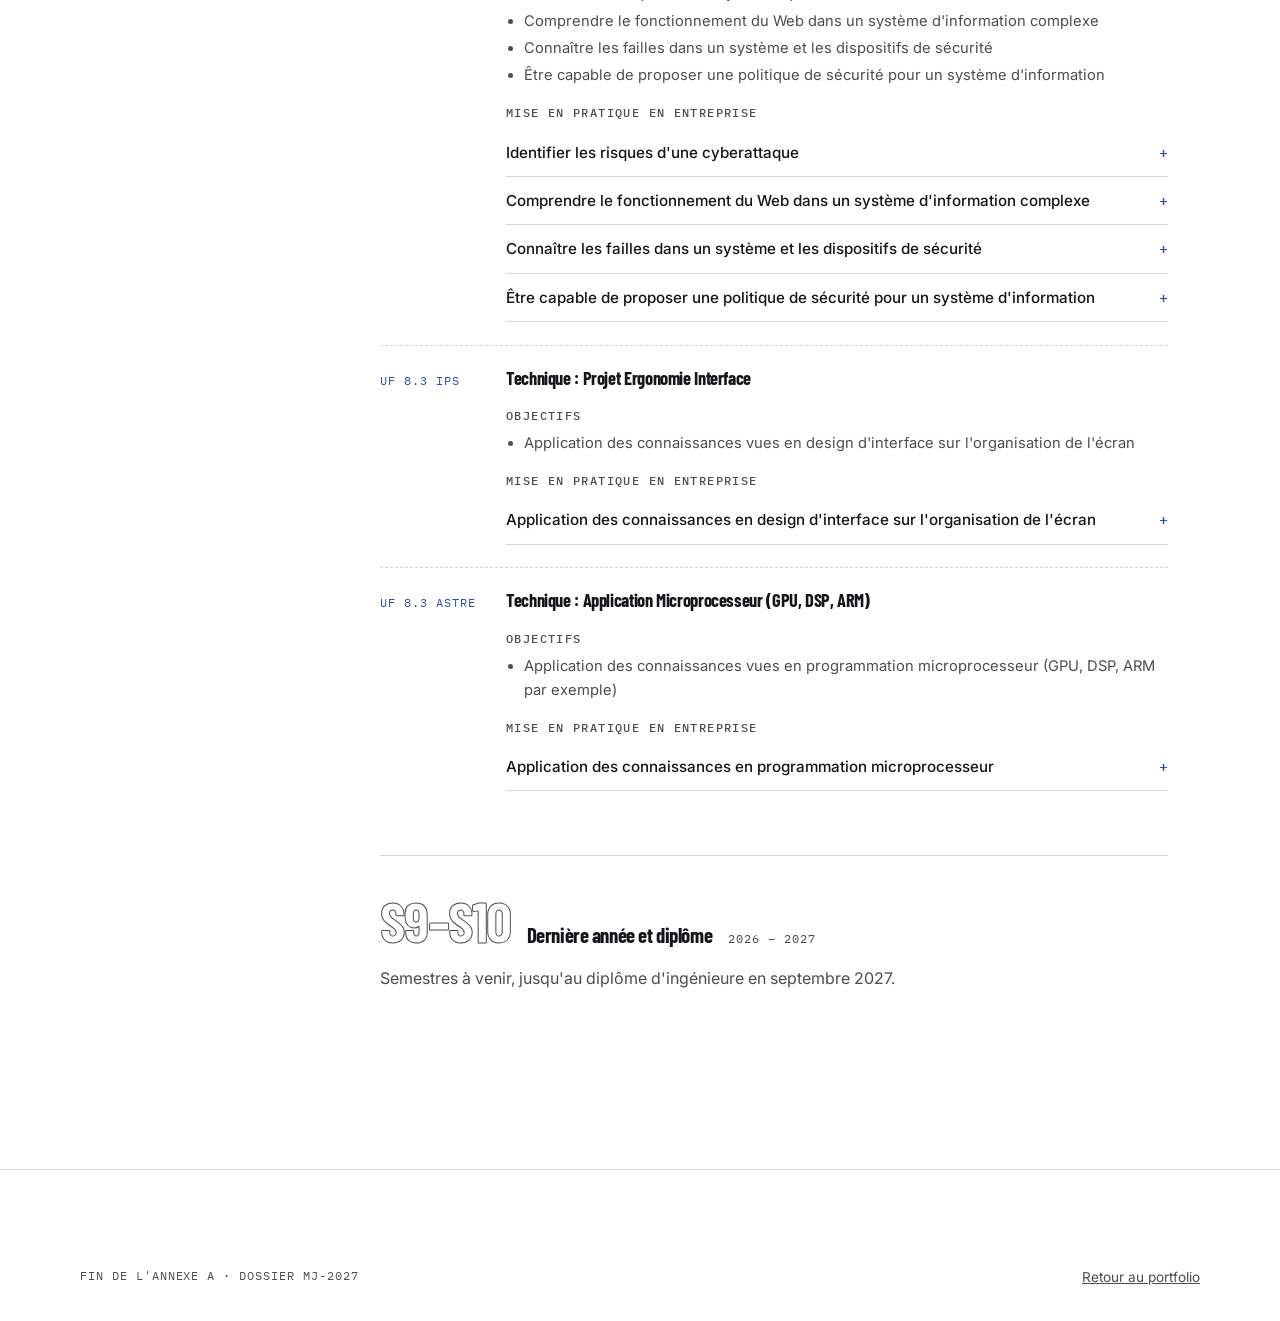
<file: maquette/parcours-universitaire.html>
<!doctype html>
<html lang="fr">
<head>
  <meta charset="utf-8">
  <meta name="viewport" content="width=device-width, initial-scale=1">
  <title>Parcours universitaire · Jade Barbier</title>
  <meta name="description" content="Annexe du portfolio : semestres et unités de formation de l'ENSIM en alternance">
  <link rel="preconnect" href="https://fonts.googleapis.com">
  <link rel="preconnect" href="https://fonts.gstatic.com" crossorigin>
  <link href="https://fonts.googleapis.com/css2?family=Barlow+Condensed:wght@500;600;700&family=IBM+Plex+Mono:wght@400;500&family=Inter:wght@400;500;600&display=swap" rel="stylesheet">
  <link rel="stylesheet" href="style.css">
  <style>
    /* Page annexe autonome : elle se retire en supprimant ce fichier, parcours-data.js et le lien dans index.html */
    .annex { display: grid; grid-template-columns: 220px 1fr; gap: 3rem; align-items: start; }
    @media (max-width: 860px) { .annex { grid-template-columns: 1fr; gap: 1.5rem; } }
    .sem-nav { position: sticky; top: 90px; display: grid; gap: .2rem; border-left: 1px solid var(--border); }
    .sem-nav a { color: var(--muted); text-decoration: none; padding: .45rem 0 .45rem 1rem; font: 500 .8rem var(--font-mono); letter-spacing: .06em; text-transform: uppercase; border-left: 2px solid transparent; margin-left: -1px; }
    .sem-nav a:hover { color: var(--text); border-color: var(--accent); }
    @media (max-width: 860px) { .sem-nav { position: static; display: flex; flex-wrap: wrap; border-left: 0; gap: .4rem; } .sem-nav a { border: 1px solid var(--border); border-radius: 999px; padding: .35rem .8rem; margin: 0; } }
    .semester { padding: 2.2rem 0 2.6rem; border-top: 1px solid var(--border); scroll-margin-top: 80px; }
    .semester:first-child { border-top: 0; padding-top: 0; }
    .sem-head { display: flex; align-items: baseline; gap: 1rem; flex-wrap: wrap; margin-bottom: 1rem; }
    .sem-head .s-no { font: 700 clamp(2.4rem, 6vw, 3.6rem)/1 var(--font-title); letter-spacing: -.03em; }
    .sem-head .s-no.future { color: transparent; -webkit-text-stroke: 1px var(--muted); }
    .sem-head h2 { font-size: 1.3rem; }
    .sem-head .mono { color: var(--muted); }
    .semester > p { color: var(--muted); max-width: 62ch; }
    .unit { padding: 1.4rem 0; border-top: 1px dashed var(--border); }
    .unit-head { display: grid; grid-template-columns: 110px 1fr; gap: 1rem; align-items: baseline; }
    @media (max-width: 560px) { .unit-head { grid-template-columns: 1fr; gap: .2rem; } }
    .unit-head .mono { color: var(--accent); }
    .unit h3 { font-size: 1.15rem; }
    .unit-body { margin-left: calc(110px + 1rem); }
    @media (max-width: 560px) { .unit-body { margin-left: 0; } }
    .unit h4 { font: 500 .72rem var(--font-mono); letter-spacing: .12em; text-transform: uppercase; color: var(--muted); margin: 1.1rem 0 .5rem; }
    .unit ul { margin: 0; padding-left: 1.1rem; color: var(--muted); font-size: .92rem; }
    .unit li { margin: .2rem 0; }
    details { border-bottom: 1px solid var(--border); }
    details summary { cursor: pointer; padding: .7rem 0; font-weight: 500; font-size: .95rem; list-style: none; display: flex; justify-content: space-between; gap: 1rem; }
    details summary::-webkit-details-marker { display: none; }
    details summary::after { content: "+"; color: var(--accent); font-family: var(--font-mono); }
    details[open] summary::after { content: "–"; }
    details p { margin: 0 0 1rem; color: var(--muted); font-size: .92rem; }
  </style>
</head>
<body>
  <div class="nebulae" aria-hidden="true"><div class="nebula n1"></div><div class="nebula n2"></div><div class="nebula n3"></div></div>
  <canvas id="stars" aria-hidden="true"></canvas>

  <nav class="nav">
    <a class="logo" href="index.html#formation">← Retour au portfolio</a>
    <div class="tools" style="margin-left:auto">
    </div>
  </nav>

  <main>
    <section class="section" style="padding-top:7rem">
      <div class="dossier"><span>Dossier MJ-2027</span><span>Annexe A</span><span>Parcours universitaire</span></div>
      <h1 class="h2" style="font-size:clamp(2.4rem,6vw,4rem)">Parcours universitaire</h1>
      <p class="lead">ENSIM, école nationale supérieure d'ingénieurs du Mans, 2022 – 2027. Le cycle ingénieur se fait en alternance au CIM de SNCF Voyageurs : chaque semestre combine des unités de formation à l'école et leur mise en pratique en entreprise.</p>
    </section>

    <section class="section" style="padding-top:0">
      <div class="annex">
        <nav class="sem-nav" aria-label="Semestres" id="sem-nav"></nav>
        <div id="semesters"></div>
      </div>
    </section>
  </main>

  <footer>
    <div class="foot"><span class="mono">Fin de l'annexe A · Dossier MJ-2027</span><a href="index.html">Retour au portfolio</a></div>
  </footer>

  <script src="parcours-data.js"></script>
  <script>
    // Semestres : S7 et S8 viennent de Portfolio_2026, les autres restent à compléter par Jade
    const SEMESTERS = [
      { id: "s1-s4", no: "S1–S4", title: "Cycle préparatoire intégré", meta: "2022 – 2024", text: "Bases scientifiques et premières années d'informatique.", todo: true },
      { id: "s5-s6", no: "S5–S6", title: "Entrée en cycle ingénieur, début de l'alternance", meta: "2024 – 2025", text: "Premiers semestres en alternance au CIM de SNCF Voyageurs.", todo: true },
      { id: "s7", no: "S7", title: "Semestre 7", meta: "Unités de formation 7.x", prefix: "UF 7" },
      { id: "s8", no: "S8", title: "Semestre 8", meta: "Unités de formation 8.x", prefix: "UF 8" },
      { id: "s9-s10", no: "S9–S10", title: "Dernière année et diplôme", meta: "2026 – 2027", text: "Semestres à venir, jusqu'au diplôme d'ingénieure en septembre 2027.", future: true },
    ];
    const esc = (t) => t.replace(/[&<>"]/g, (c) => ({ "&": "&amp;", "<": "&lt;", ">": "&gt;", '"': "&quot;" })[c]);
    document.getElementById("sem-nav").innerHTML = SEMESTERS.map((s) => `<a href="#${s.id}">${s.no} · ${s.title.split(",")[0]}</a>`).join("");
    document.getElementById("semesters").innerHTML = SEMESTERS.map((s) => {
      const units = s.prefix ? window.UNITS.filter((u) => u.code.startsWith(s.prefix)) : [];
      return `
      <article class="semester" id="${s.id}">
        <div class="sem-head"><span class="s-no${s.future ? " future" : ""}">${s.no}</span><h2>${s.title}</h2><span class="mono">${s.meta}</span>${s.todo ? '<span class="todo">détails à fournir</span>' : ""}</div>
        ${s.text ? `<p>${s.text}</p>` : ""}
        ${units.map((u) => `
          <div class="unit">
            <div class="unit-head"><span class="mono">${u.code}</span><h3>${esc(u.title)}</h3></div>
            <div class="unit-body">
              <h4>Objectifs</h4>
              <ul>${u.objectives.map((o) => `<li>${esc(o)}</li>`).join("")}</ul>
              <h4>Mise en pratique en entreprise</h4>
              ${u.achievements.map((a) => `<details><summary>${esc(a.title)}</summary><p>${esc(a.text)}</p></details>`).join("")}
            </div>
          </div>`).join("")}
      </article>`;
    }).join("");
  </script>
  <script src="maquette.js"></script>
</body>
</html>
</file>
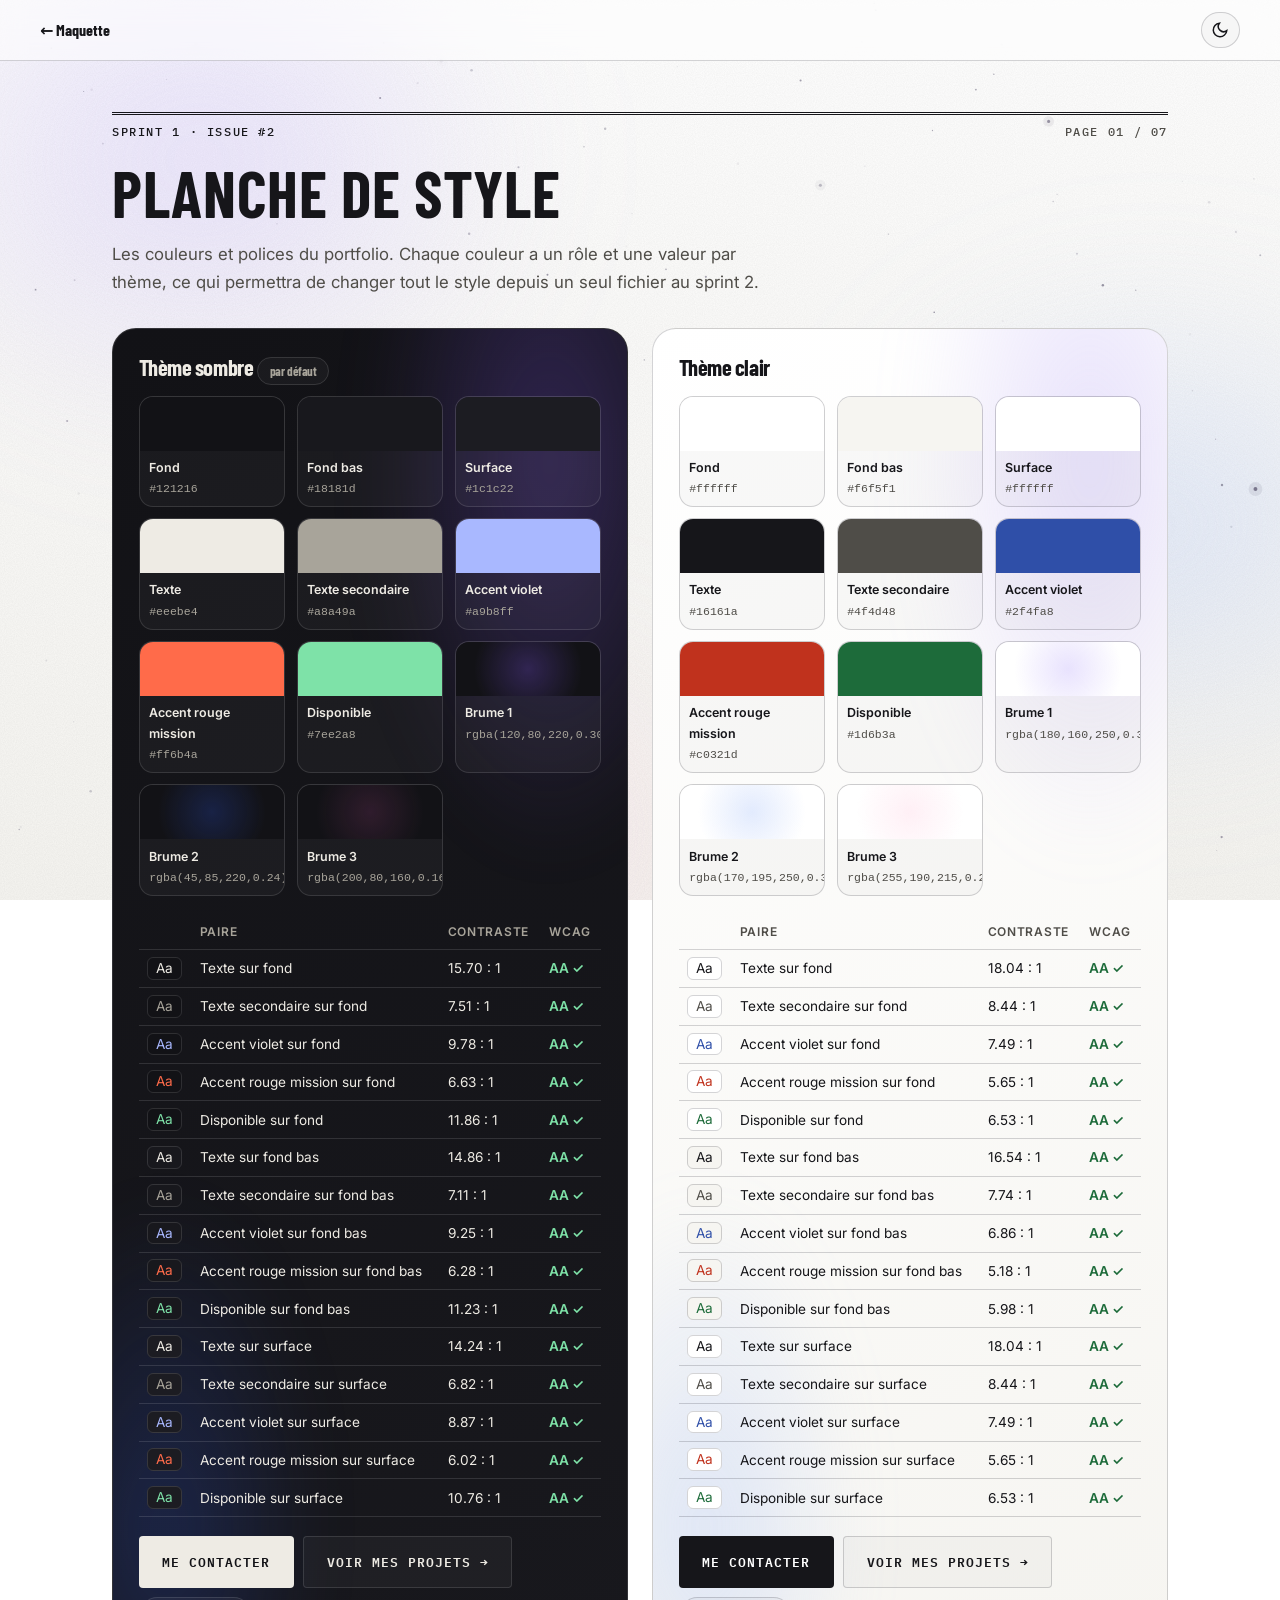
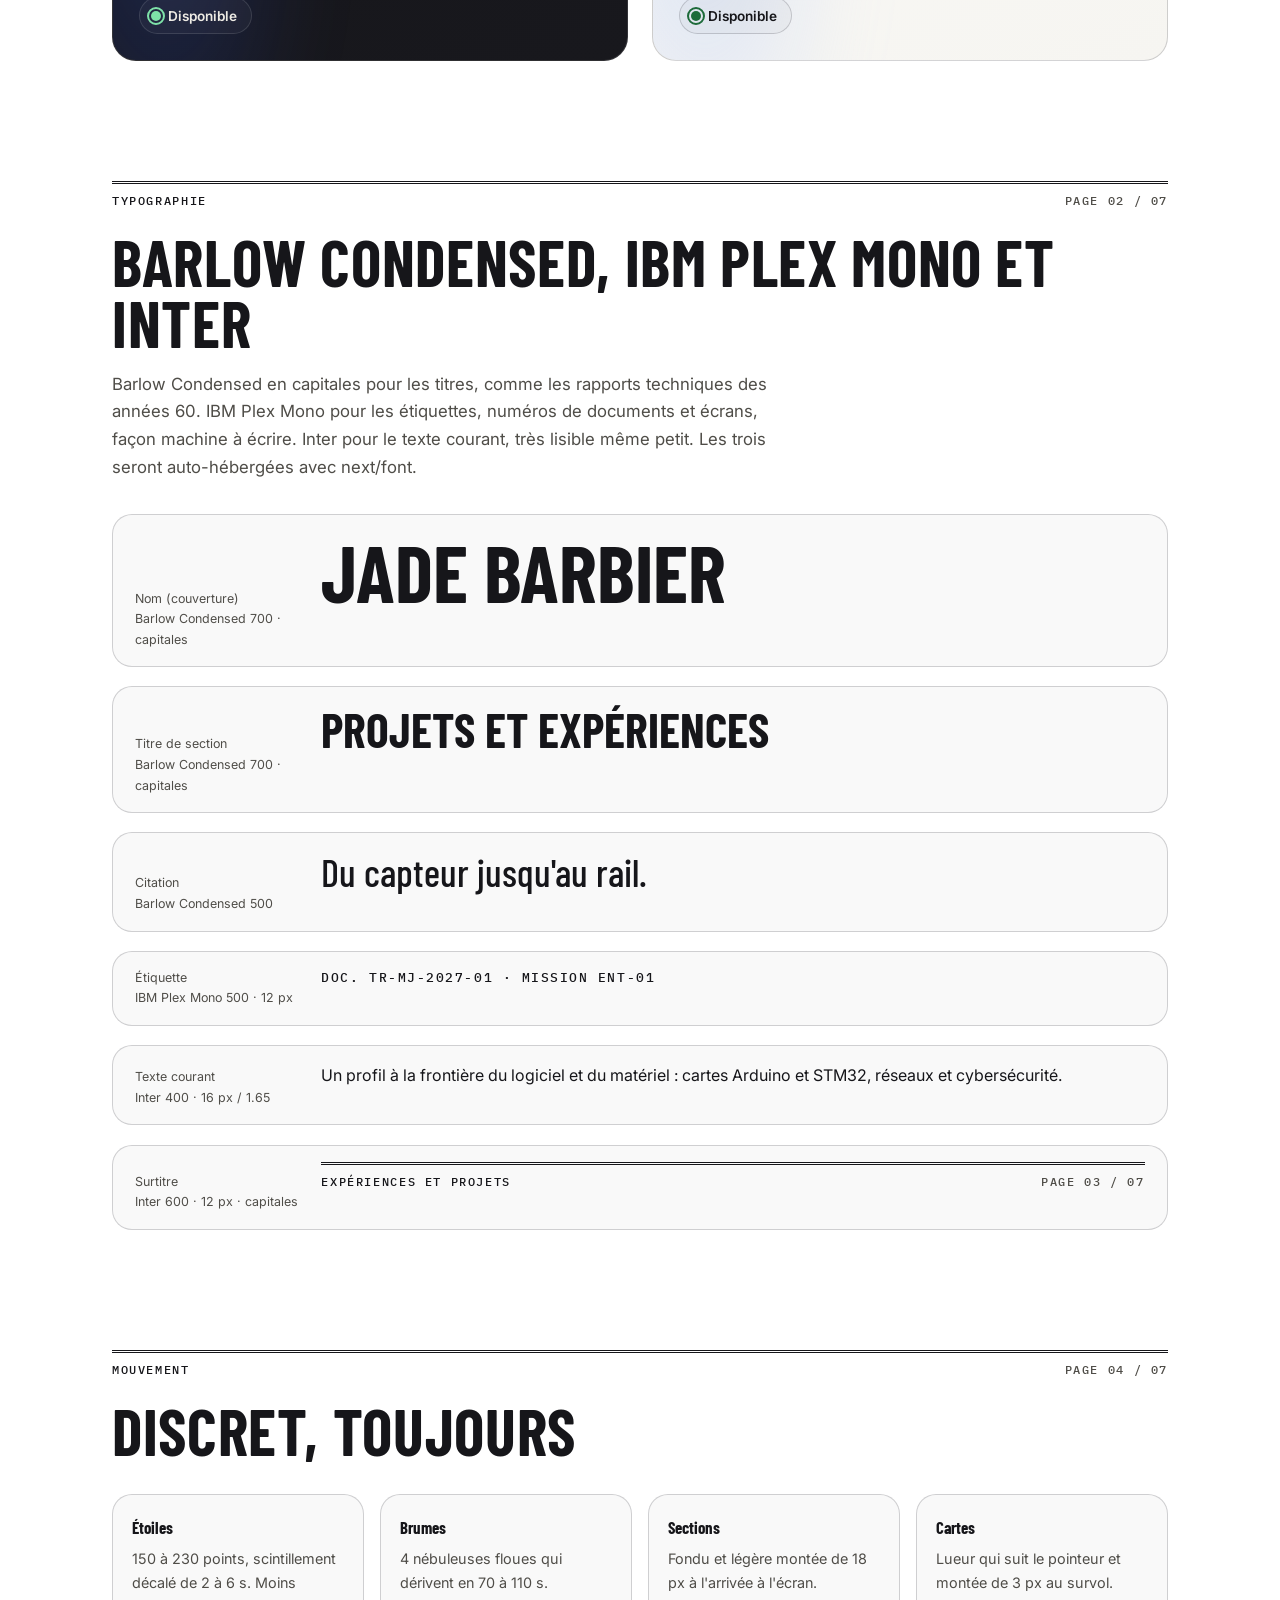
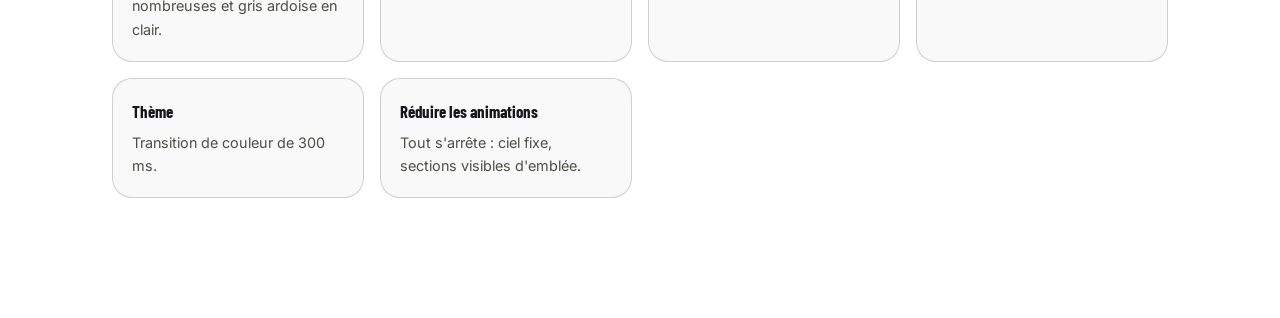
<file: maquette/styleguide.html>
<!doctype html>
<html lang="fr">
<head>
  <meta charset="utf-8">
  <meta name="viewport" content="width=device-width, initial-scale=1">
  <title>Planche de style · Maquette</title>
  <link rel="preconnect" href="https://fonts.googleapis.com">
  <link rel="preconnect" href="https://fonts.gstatic.com" crossorigin>
  <link href="https://fonts.googleapis.com/css2?family=Barlow+Condensed:wght@500;600;700&family=IBM+Plex+Mono:wght@400;500&family=Inter:wght@400;500;600&display=swap" rel="stylesheet">
  <link rel="stylesheet" href="style.css">
  <style>
    .themes { display: grid; grid-template-columns: 1fr 1fr; gap: 1.5rem; margin-top: 2rem; }
    @media (max-width: 900px) { .themes { grid-template-columns: 1fr; } }
    .panel { position: relative; overflow: hidden; border-radius: 24px; border: 1px solid var(--border); padding: 1.6rem; color: var(--text); background: linear-gradient(160deg, var(--bg-0), var(--bg-1)); }
    .panel::before { content: ""; position: absolute; width: 70%; height: 60%; right: -20%; top: -20%; background: radial-gradient(closest-side, var(--nebula-1), transparent); filter: blur(30px); }
    .panel::after { content: ""; position: absolute; width: 60%; height: 50%; left: -20%; bottom: -15%; background: radial-gradient(closest-side, var(--nebula-2), transparent); filter: blur(30px); }
    .panel > * { position: relative; z-index: 1; }
    .panel h3 { font-size: 1.4rem; margin-bottom: 1rem; }
    .swatches { display: grid; grid-template-columns: repeat(auto-fill, minmax(120px, 1fr)); gap: .7rem; }
    .sw { border-radius: 14px; border: 1px solid var(--border); overflow: hidden; background: var(--surface); font-size: .78rem; }
    .sw i { display: block; height: 54px; }
    .sw div { padding: .45rem .6rem; }
    .sw b { display: block; font-weight: 600; }
    .sw code { color: var(--muted); font-size: .72rem; }
    table.contrast { width: 100%; border-collapse: collapse; font-size: .85rem; margin-top: 1.2rem; }
    table.contrast td, table.contrast th { padding: .45rem .5rem; border-bottom: 1px solid var(--border); text-align: left; }
    table.contrast th { color: var(--muted); font-weight: 600; font-size: .75rem; text-transform: uppercase; letter-spacing: .06em; }
    .pass { color: var(--ok); font-weight: 600; } .fail { color: #ff6b7d; font-weight: 600; }
    .sample { display: flex; flex-wrap: wrap; gap: .6rem; margin-top: 1.2rem; align-items: center; }
    .type-scale { display: grid; gap: 1.2rem; margin-top: 2rem; }
    .type-row { display: grid; grid-template-columns: 170px 1fr; gap: 1rem; align-items: baseline; padding: 1rem 1.4rem; }
    @media (max-width: 640px) { .type-row { grid-template-columns: 1fr; gap: .2rem; } }
    .type-row small { color: var(--muted); font-size: .78rem; }
    .motion { display: grid; grid-template-columns: repeat(auto-fill, minmax(min(100%, 240px), 1fr)); gap: 1rem; margin-top: 2rem; }
    .motion .card { padding: 1.2rem; font-size: .9rem; color: var(--muted); }
    .motion .card b { color: var(--text); display: block; margin-bottom: .3rem; font-family: var(--font-title); font-size: 1.05rem; }
  </style>
</head>
<body>
  <div class="nebulae" aria-hidden="true"><div class="nebula n1"></div><div class="nebula n2"></div><div class="nebula n3"></div></div>
  <canvas id="stars" aria-hidden="true"></canvas>

  <nav class="nav">
    <a class="logo" href="index.html">← Maquette</a>
    <div class="tools" style="margin-left:auto">
      <button class="icon-btn" data-toggle-theme aria-label="Changer de thème"><svg viewBox="0 0 24 24" fill="none" stroke="currentColor" stroke-width="2" stroke-linecap="round"><path d="M21 12.8A9 9 0 1 1 11.2 3a7 7 0 0 0 9.8 9.8z"/></svg></button>
    </div>
  </nav>

  <main>
    <section class="section" style="padding-top:7rem">
      <span class="eyebrow">Sprint 1 · issue #2</span>
      <h1 class="h2" style="font-size:clamp(2.4rem,6vw,4rem)">Planche de style</h1>
      <p class="lead">Les couleurs et polices du portfolio. Chaque couleur a un rôle et une valeur par thème, ce qui permettra de changer tout le style depuis un seul fichier au sprint 2.</p>

      <div class="themes">
        <div class="panel" data-theme="dark"><h3>Thème sombre <span class="chip">par défaut</span></h3><div class="swatches"></div><table class="contrast"></table>
          <div class="sample"><a class="btn primary" href="#">Me contacter</a><a class="btn ghost" href="#">Voir mes projets →</a><span class="status"><span class="dot"></span><b>Disponible</b></span></div></div>
        <div class="panel" data-theme="light"><h3>Thème clair</h3><div class="swatches"></div><table class="contrast"></table>
          <div class="sample"><a class="btn primary" href="#">Me contacter</a><a class="btn ghost" href="#">Voir mes projets →</a><span class="status"><span class="dot"></span><b>Disponible</b></span></div></div>
      </div>
    </section>

    <section class="section" style="padding-top:0">
      <span class="eyebrow">Typographie</span>
      <h2 class="h2">Barlow Condensed, IBM Plex Mono et Inter</h2>
      <p class="lead">Barlow Condensed en capitales pour les titres, comme les rapports techniques des années 60. IBM Plex Mono pour les étiquettes, numéros de documents et écrans, façon machine à écrire. Inter pour le texte courant, très lisible même petit. Les trois seront auto-hébergées avec next/font.</p>
      <div class="type-scale">
        <div class="card type-row"><small>Nom (couverture)<br>Barlow Condensed 700 · capitales</small><span style="font:700 clamp(2.6rem,8vw,5rem)/1 var(--font-title);text-transform:uppercase">Jade Barbier</span></div>
        <div class="card type-row"><small>Titre de section<br>Barlow Condensed 700 · capitales</small><span style="font:700 clamp(1.9rem,4.5vw,3rem)/1.1 var(--font-title);text-transform:uppercase">Projets et expériences</span></div>
        <div class="card type-row"><small>Citation<br>Barlow Condensed 500</small><span style="font:500 clamp(1.6rem,3.5vw,2.4rem)/1.2 var(--font-title)">Du capteur jusqu'au rail.</span></div>
        <div class="card type-row"><small>Étiquette<br>IBM Plex Mono 500 · 12 px</small><span style="font:500 .8rem var(--font-mono);letter-spacing:.12em;text-transform:uppercase">Doc. TR-MJ-2027-01 · Mission ENT-01</span></div>
        <div class="card type-row"><small>Texte courant<br>Inter 400 · 16 px / 1.65</small><span>Un profil à la frontière du logiciel et du matériel : cartes Arduino et STM32, réseaux et cybersécurité.</span></div>
        <div class="card type-row"><small>Surtitre<br>Inter 600 · 12 px · capitales</small><span class="eyebrow" style="margin:0">Expériences et projets</span></div>
      </div>
    </section>

    <section class="section" style="padding-top:0">
      <span class="eyebrow">Mouvement</span>
      <h2 class="h2">Discret, toujours</h2>
      <div class="motion">
        <div class="card"><b>Étoiles</b>150 à 230 points, scintillement décalé de 2 à 6 s. Moins nombreuses et gris ardoise en clair.</div>
        <div class="card"><b>Brumes</b>4 nébuleuses floues qui dérivent en 70 à 110 s.</div>
        <div class="card"><b>Sections</b>Fondu et légère montée de 18 px à l'arrivée à l'écran.</div>
        <div class="card"><b>Cartes</b>Lueur qui suit le pointeur et montée de 3 px au survol.</div>
        <div class="card"><b>Thème</b>Transition de couleur de 300 ms.</div>
        <div class="card"><b>Réduire les animations</b>Tout s'arrête : ciel fixe, sections visibles d'emblée.</div>
      </div>
    </section>
  </main>

  <script>
    // Palette et contrastes calculés à partir des variables CSS réelles de chaque thème
    const roles = [["--bg-0", "Fond"], ["--bg-1", "Fond bas"], ["--surface-solid", "Surface"], ["--text", "Texte"], ["--muted", "Texte secondaire"], ["--accent", "Accent violet"], ["--accent-2", "Accent rouge mission"], ["--ok", "Disponible"]];
    function lum(hex) {
      const c = [1, 3, 5].map((i) => parseInt(hex.slice(i, i + 2), 16) / 255).map((x) => (x <= 0.03928 ? x / 12.92 : ((x + 0.055) / 1.055) ** 2.4));
      return 0.2126 * c[0] + 0.7152 * c[1] + 0.0722 * c[2];
    }
    const ratio = (a, b) => { const [x, y] = [lum(a), lum(b)].sort((m, n) => n - m); return (x + 0.05) / (y + 0.05); };
    document.querySelectorAll(".panel").forEach((p) => {
      const cs = getComputedStyle(p);
      const v = (k) => cs.getPropertyValue(k).trim();
      p.querySelector(".swatches").innerHTML = roles.map(([k, n]) => `<div class="sw"><i style="background:${v(k)}"></i><div><b>${n}</b><code>${v(k)}</code></div></div>`).join("") +
        ["--nebula-1", "--nebula-2", "--nebula-3"].map((k, i) => `<div class="sw"><i style="background:radial-gradient(circle,${v(k)},transparent 70%),${v("--bg-0")}"></i><div><b>Brume ${i + 1}</b><code>${v(k).replace(/\s/g, "")}</code></div></div>`).join("");
      const rows = [];
      for (const bg of ["--bg-0", "--bg-1", "--surface-solid"]) for (const fg of ["--text", "--muted", "--accent", "--accent-2", "--ok"]) {
        const r = ratio(v(fg), v(bg));
        rows.push(`<tr><td><span style="color:${v(fg)};background:${v(bg)};padding:.15rem .5rem;border-radius:6px;border:1px solid var(--border)">Aa</span></td><td>${roles.find((x) => x[0] === fg)[1]} sur ${roles.find((x) => x[0] === bg)[1].toLowerCase()}</td><td>${r.toFixed(2)} : 1</td><td class="${r >= 4.5 ? "pass" : "fail"}">${r >= 4.5 ? "AA ✓" : "✗"}</td></tr>`);
      }
      p.querySelector(".contrast").innerHTML = `<thead><tr><th></th><th>Paire</th><th>Contraste</th><th>WCAG</th></tr></thead><tbody>${rows.join("")}</tbody>`;
    });
  </script>
  <script src="maquette.js"></script>
</body>
</html>
</file>
<file: maquette/ship.css>
/* Maquette sprint 1, thème vaisseau spatial : on visite le vaisseau compartiment par compartiment.
   La coque est opaque ; l'espace (canvas fixe) n'apparaît qu'à travers les hublots, qui sont transparents. */

:root {
  --hull: #101116; --hull-2: #15171e; --panel: #1b1e26; --seam: rgba(255, 255, 255, .05);
  --text: #eceae4; --muted: #a3a29d; --line: rgba(236, 234, 228, .12);
  --amber: #ffb547; --cyan: #6fe3ff; --alert: #ff5a4e; --ok: #7be495;
  --font-title: "Barlow Condensed", "Arial Narrow", sans-serif;
  --font-mono: "IBM Plex Mono", ui-monospace, monospace;
  --font-text: "Inter", system-ui, sans-serif;
  --font-hand: "Caveat", cursive;
  /* Couleurs utilisées par le dessin de la planète */
  --accent: #6fe3ff; --accent-2: #ffb547; --bg-0: #101116;
  --planet-a: #3a2d8f; --planet-b: #6b4fd8; --planet-c: #1d2a6b;
}
*, *::before, *::after { box-sizing: border-box; }
html { scroll-behavior: smooth; overflow-x: clip; }
body { margin: 0; color: var(--text); background: #000; font: 400 1.03rem/1.65 var(--font-text); -webkit-font-smoothing: antialiased; overflow-x: clip; }
img { max-width: 100%; }
a { color: inherit; }
h1, h2, h3 { margin: 0; }
.mono { font-family: var(--font-mono); }
.hand { font-family: var(--font-hand); }
::selection { background: var(--amber); color: #000; }

#space { position: fixed; inset: 0; width: 100%; height: 100%; z-index: 0; pointer-events: none; }
main { position: relative; z-index: 1; }

/* ---------- Barre du haut et plan du vaisseau ---------- */
.topbar { position: fixed; top: 14px; left: 50%; z-index: 30; transform: translateX(-50%); width: min(1120px, calc(100% - 28px)); display: flex; align-items: center; gap: 1.5rem; padding: .5rem .6rem .5rem 1.1rem; border-radius: 10px; background: rgba(16, 17, 22, .82); border: 1px solid var(--line); backdrop-filter: blur(12px); }
.mark { font: 700 1.2rem var(--font-title); letter-spacing: .1em; text-decoration: none; color: var(--amber); }
.links { display: flex; gap: 1.4rem; margin-left: auto; }
.links a { color: var(--muted); text-decoration: none; font-size: .88rem; transition: color .2s; }
.links a:hover { color: var(--text); }
.lang { border: 1px solid var(--line); background: transparent; color: var(--muted); border-radius: 6px; padding: .35rem .7rem; font: 500 .72rem var(--font-mono); cursor: pointer; white-space: nowrap; }
.lang .on { color: var(--amber); }
@media (max-width: 720px) { .links { display: none; } .lang { margin-left: auto; } }

.deckmap { position: fixed; left: 18px; top: 50%; z-index: 20; transform: translateY(-50%); display: grid; gap: 3px; padding: 12px 10px; border-radius: 26px 26px 14px 14px; background: rgba(16, 17, 22, .85); border: 1px solid var(--line); backdrop-filter: blur(10px); }
.dm-title { font: 500 .54rem var(--font-mono); letter-spacing: .14em; text-transform: uppercase; color: var(--muted); text-align: center; padding: 2px 0 6px; }
.deckmap a { position: relative; display: flex; align-items: center; gap: .55rem; padding: .32rem .55rem; border-radius: 5px; border: 1px solid var(--line); background: var(--hull-2); text-decoration: none; color: var(--muted); font: 500 .62rem var(--font-mono); letter-spacing: .08em; text-transform: uppercase; transition: color .3s, border-color .3s, background .3s, box-shadow .3s; }
.deckmap a i { font-style: normal; color: rgba(236, 234, 228, .35); }
.deckmap a span { max-width: 0; overflow: hidden; white-space: nowrap; transition: max-width .4s; }
.deckmap:hover a span, .deckmap a.on span { max-width: 140px; }
.deckmap a.on { color: var(--amber); border-color: rgba(255, 181, 71, .5); background: rgba(255, 181, 71, .08); box-shadow: 0 0 14px rgba(255, 181, 71, .2); }
.deckmap a.on i { color: var(--amber); }
.deckmap a.seen i { color: var(--text); }
@media (max-width: 1100px) {
  .deckmap { top: auto; bottom: 64px; left: 12px; transform: none; display: flex; padding: 6px; border-radius: 10px; gap: 2px; }
  .dm-title { display: none; }
  .deckmap a { padding: .3rem .4rem; }
  .deckmap a span { display: none; }
}
@media (max-width: 560px) { .deckmap a:not(.on) { padding: .3rem .2rem; font-size: .5rem; } }

/* ---------- Compartiments ---------- */
.deck { position: relative; background:
  linear-gradient(90deg, transparent calc(50% - .5px), var(--seam) 50%, transparent calc(50% + .5px)) 0 0 / 360px 100%,
  linear-gradient(180deg, var(--hull), var(--hull-2)); border-top: 1px solid #000; }
.deck-in { max-width: 1120px; margin: 0 auto; padding: 12vh clamp(18px, 5vw, 64px) 12vh clamp(18px, 8vw, 120px); }
.dk-head { margin-bottom: 2.8rem; }
.dk-tag { display: inline-flex; align-items: center; gap: .7rem; font: 500 .72rem var(--font-mono); letter-spacing: .16em; text-transform: uppercase; color: var(--amber); }
.dk-tag::before { content: ""; width: 34px; height: 10px; background: repeating-linear-gradient(-45deg, var(--amber) 0 4px, transparent 4px 8px); }
.dk-head h2 { font: 700 clamp(3rem, 8vw, 6rem)/.92 var(--font-title); text-transform: uppercase; margin-top: .5rem; }
.lead { max-width: 62ch; color: var(--muted); font-size: 1.1rem; margin: 1.2rem 0 0; }
.todo { display: inline-block; font: 500 .62rem var(--font-mono); letter-spacing: .1em; text-transform: uppercase; color: var(--amber); border: 1px dashed var(--amber); border-radius: 4px; padding: .1rem .4rem; vertical-align: middle; }

[data-anim] { opacity: 0; transform: translateY(26px); transition: opacity .9s cubic-bezier(.2, .8, .2, 1), transform .9s cubic-bezier(.2, .8, .2, 1); transition-delay: calc(var(--d, 0) * 100ms); }
[data-anim].in { opacity: 1; transform: none; }

/* Sas : deux battants qui s'écartent quand on arrive */
.door { position: relative; height: 150px; overflow: hidden; background: radial-gradient(60% 120% at 50% 50%, rgba(255, 181, 71, .25), transparent 70%), #07080b; border-bottom: 1px solid #000; }
.leaf { position: absolute; top: 0; bottom: 0; width: 50.5%; background:
  repeating-linear-gradient(-45deg, rgba(255, 181, 71, .9) 0 14px, #15161b 14px 28px) var(--edge) 0 / 22px 100% no-repeat,
  linear-gradient(180deg, #2a2d36, #1a1c22 60%, #22252d); transition: transform 1.1s cubic-bezier(.7, 0, .2, 1); box-shadow: inset 0 1px 0 rgba(255, 255, 255, .08); }
.leaf.l { left: 0; --edge: 100%; }
.leaf.r { right: 0; --edge: 0; }
.door.open .leaf.l { transform: translateX(-92%); }
.door.open .leaf.r { transform: translateX(92%); }
.plate { position: absolute; left: 50%; top: 50%; z-index: 2; transform: translate(-50%, -50%); padding: .45rem .9rem; border-radius: 4px; background: #0b0c10; border: 1px solid rgba(255, 181, 71, .5); color: var(--amber); font: 500 .7rem var(--font-mono); letter-spacing: .16em; text-transform: uppercase; white-space: nowrap; transition: opacity .4s .5s; }
.door.open .plate { opacity: .0; }
.door::after { content: ""; position: absolute; left: 0; right: 0; bottom: 0; height: 3px; background: var(--alert); box-shadow: 0 0 12px var(--alert); transition: background .4s, box-shadow .4s; }
.door.open::after { background: var(--ok); box-shadow: 0 0 12px var(--ok); }

/* ---------- Passerelle ---------- */
.bridge-deck .deck-in { padding-top: 96px; padding-bottom: 10vh; }
/* La coque autour d'un hublot est peinte par l'ombre portée du hublot : l'intérieur reste transparent sur l'espace */
.bridge-deck, .obs-deck { background: none; overflow: clip; }
.windshield { position: relative; z-index: 1; height: 40vh; min-height: 220px; margin: 0 0 3rem; border-radius: 60px 60px 18px 18px / 40px 40px 18px 18px; background: transparent; box-shadow: 0 0 0 200vmax var(--hull); }
.windshield .frame { position: absolute; inset: 0; border-radius: inherit; border: 12px solid #2a2d36; box-shadow: inset 0 0 0 2px #0a0b0e, inset 0 0 50px rgba(0, 0, 0, .8); }
.windshield .frame::before, .windshield .frame::after { content: ""; position: absolute; left: 33.3%; top: -12px; bottom: -12px; width: 10px; background: #2a2d36; }
.windshield .frame::after { left: 66.6%; }
.windshield::after { content: ""; position: absolute; inset: 0; background: linear-gradient(110deg, rgba(255, 255, 255, .06), transparent 40%), linear-gradient(transparent 70%, rgba(16, 17, 22, .9)); pointer-events: none; }
.windshield span { position: absolute; top: 18px; font: 500 .62rem var(--font-mono); letter-spacing: .14em; color: rgba(111, 227, 255, .8); }
.hud-l { left: 9%; } .hud-r { right: 9%; }
.bridge-row { position: relative; z-index: 2; display: grid; grid-template-columns: 1.4fr 1fr; gap: clamp(2rem, 6vw, 5rem); align-items: center; margin-top: -5vh; }
.status { display: inline-flex; align-items: center; gap: .6rem; padding: .4rem .8rem; border-radius: 6px; background: rgba(123, 228, 149, .08); border: 1px solid rgba(123, 228, 149, .35); font: 500 .74rem var(--font-mono); letter-spacing: .06em; text-transform: uppercase; color: var(--ok); }
.status i { width: 8px; height: 8px; border-radius: 50%; background: var(--ok); animation: blink 1.6s steps(2) infinite; }
@keyframes blink { 50% { opacity: .2; } }
.bridge h1 { font: 700 clamp(4.4rem, 12vw, 9.5rem)/.84 var(--font-title); text-transform: uppercase; margin: 1.3rem 0 1.1rem; }
.role { font-size: clamp(1.1rem, 2vw, 1.35rem); color: #d8d5cc; margin: 0 0 2rem; max-width: 30ch; }
.cta { display: flex; gap: .8rem; flex-wrap: wrap; }
.btn { display: inline-flex; align-items: center; gap: .5rem; padding: .8rem 1.3rem; border-radius: 6px; background: var(--amber); color: #1a1205; text-decoration: none; font-weight: 600; font-size: .95rem; transition: transform .2s, box-shadow .2s; }
.btn:hover { transform: translateY(-2px); box-shadow: 0 8px 24px -8px rgba(255, 181, 71, .6); }
.btn.ghost { background: transparent; color: var(--text); border: 1px solid rgba(236, 234, 228, .3); }

/* Badge d'équipage */
.badge { position: relative; margin: 0; width: min(270px, 70vw); justify-self: center; padding: 14px 14px 18px; border-radius: 16px; background: linear-gradient(160deg, #2b2e37, #17191f); border: 1px solid rgba(255, 255, 255, .1); box-shadow: 0 30px 60px -20px rgba(0, 0, 0, .8); overflow: hidden; transform: rotate(2deg); }
.badge::before { content: ""; position: absolute; left: 50%; top: 8px; width: 46px; height: 7px; margin-left: -23px; border-radius: 4px; background: #08090c; }
.badge-top { display: flex; justify-content: space-between; margin: 14px 2px 10px; font: 500 .6rem var(--font-mono); letter-spacing: .16em; text-transform: uppercase; color: var(--amber); }
.badge img { display: block; width: 100%; aspect-ratio: 4 / 5; object-fit: cover; object-position: 50% 20%; border-radius: 8px; filter: saturate(.85) contrast(1.05); }
.badge figcaption { display: grid; margin-top: 12px; }
.badge figcaption b { font: 700 1.5rem var(--font-title); letter-spacing: .06em; }
.badge figcaption span { font: 500 .66rem var(--font-mono); letter-spacing: .12em; text-transform: uppercase; color: var(--muted); }
.holo { position: absolute; inset: 0; background: linear-gradient(115deg, transparent 30%, rgba(111, 227, 255, .14) 45%, rgba(255, 181, 71, .12) 55%, transparent 70%); background-size: 250% 100%; animation: holo 6s ease-in-out infinite; pointer-events: none; mix-blend-mode: screen; }
@keyframes holo { 0%, 100% { background-position: 100% 0; } 50% { background-position: 0 0; } }

/* ---------- Quartiers (profil) ---------- */
.hook { font: 600 clamp(1.4rem, 3vw, 2.1rem)/1.3 var(--font-title); text-transform: uppercase; margin: 0 0 1.8rem; max-width: 30ch; }
.prose { max-width: 64ch; color: var(--muted); }
.prose p { margin: 0 0 1rem; }
.readouts { display: grid; grid-template-columns: repeat(3, 1fr); gap: 1rem; margin: 3rem 0 0; max-width: 780px; }
.readouts > div { padding: 1.1rem 1.3rem; border-radius: 8px; background: #0a0b0e; border: 1px solid var(--line); box-shadow: inset 0 0 30px rgba(111, 227, 255, .05); }
.readouts dt { font: 500 .64rem var(--font-mono); letter-spacing: .14em; text-transform: uppercase; color: var(--muted); }
.readouts dd { margin: .3rem 0 0; font: 700 3.2rem/1 var(--font-title); color: var(--cyan); text-shadow: 0 0 18px rgba(111, 227, 255, .4); }

/* ---------- Soute (projets) ---------- */
.log-group { margin-bottom: 3rem; }
.log-group h3 { display: flex; justify-content: space-between; align-items: baseline; font: 600 1.4rem var(--font-title); text-transform: uppercase; letter-spacing: .08em; padding-bottom: .6rem; border-bottom: 2px solid var(--line); color: var(--amber); }
.log-group h3 span { font: 500 .66rem var(--font-mono); letter-spacing: .14em; color: var(--muted); }
.entry { margin-top: .6rem; border-radius: 10px; background: var(--panel); border: 1px solid var(--line); overflow: hidden; }
.entry-row { position: relative; display: grid; grid-template-columns: 96px 1fr auto 40px; gap: 1.4rem; align-items: center; width: 100%; padding: 1.2rem 1rem 1.2rem 1.4rem; background: none; border: 0; color: var(--text); text-align: left; font: inherit; cursor: pointer; transition: background .3s; }
.entry-row::before { content: ""; position: absolute; left: 0; top: 0; bottom: 0; width: 6px; background: repeating-linear-gradient(-45deg, var(--amber) 0 4px, #15161b 4px 8px); opacity: .5; transition: opacity .3s; }
.entry-row:hover, .entry-row[aria-expanded="true"] { background: rgba(255, 181, 71, .05); }
.entry-row:hover::before, .entry-row[aria-expanded="true"]::before { opacity: 1; }
.sonar { display: none; }
.e-code { font: 600 .9rem var(--font-title); letter-spacing: .12em; color: var(--amber); padding: .25rem .5rem; border: 1px solid rgba(255, 181, 71, .45); border-radius: 4px; text-align: center; }
.e-main { display: grid; gap: .2rem; }
.e-main b { font: 600 clamp(1.25rem, 2.2vw, 1.6rem)/1.15 var(--font-title); text-transform: uppercase; letter-spacing: .02em; }
.e-main span { color: var(--muted); font-size: .9rem; }
.e-when { font: 500 .72rem var(--font-mono); color: var(--muted); text-align: right; }
.e-go { display: grid; place-items: center; width: 36px; height: 36px; border-radius: 6px; border: 1px solid var(--line); font-size: 1.1rem; transition: transform .3s, border-color .3s, color .3s; }
.entry-row:hover .e-go { border-color: var(--amber); color: var(--amber); }
.entry-row[aria-expanded="true"] .e-go { transform: rotate(45deg); }
.e-report { display: grid; grid-template-columns: 280px 1fr; gap: 2.4rem; padding: 1.6rem 1.4rem 2.2rem; border-top: 1px dashed var(--line); animation: open .5s ease-out; }
.e-report[hidden] { display: none; }
@keyframes open { from { opacity: 0; clip-path: inset(0 0 100% 0); } to { opacity: 1; clip-path: inset(0); } }
/* Visuel sur un moniteur de bord */
.e-port { position: relative; align-self: start; padding: 10px; border-radius: 12px; background: #0a0b0e; border: 1px solid var(--line); }
.e-port .glass { position: relative; aspect-ratio: 4 / 3; border-radius: 6px; overflow: hidden; background: #050608; }
.e-port .glass::after { content: ""; position: absolute; inset: 0; background: repeating-linear-gradient(0deg, rgba(255, 255, 255, .04) 0 1px, transparent 1px 3px); pointer-events: none; }
.e-port img { width: 100%; height: 100%; object-fit: cover; }
.e-port .empty { position: absolute; inset: 0; display: grid; place-items: center; text-align: center; font: 500 .62rem/1.7 var(--font-mono); letter-spacing: .14em; text-transform: uppercase; color: var(--muted); background: repeating-linear-gradient(-45deg, transparent 0 10px, rgba(255, 255, 255, .025) 10px 20px); }
.e-text h4 { font: 500 .68rem var(--font-mono); letter-spacing: .16em; text-transform: uppercase; color: var(--cyan); margin: 0 0 .5rem; }
.e-text h4:not(:first-child) { margin-top: 1.6rem; }
.e-text p { margin: 0; color: var(--muted); }
.e-meta { display: flex; flex-wrap: wrap; gap: .5rem 1.6rem; margin-bottom: 1.4rem; font-size: .9rem; }
.e-meta span { color: var(--muted); }
.e-meta b { font-weight: 600; color: var(--text); }
.e-status { font: 600 .66rem var(--font-mono); letter-spacing: .12em; text-transform: uppercase; padding: .2rem .55rem; border-radius: 4px; border: 1px solid var(--ok); color: var(--ok) !important; }
.e-status.now { border-color: var(--amber); color: var(--amber) !important; }
.e-steps { list-style: none; margin: 0; padding: 0; display: grid; gap: .8rem; }
.e-steps li { display: grid; grid-template-columns: 150px 1fr; gap: 1rem; color: var(--muted); }
.e-steps b { color: var(--text); font-weight: 600; }
.e-tags { display: flex; flex-wrap: wrap; gap: .4rem; margin-top: 1.4rem; }
.e-tags span { font: 500 .7rem var(--font-mono); padding: .25rem .6rem; border-radius: 4px; background: #0a0b0e; border: 1px solid var(--line); }
.e-link { display: inline-block; margin-top: 1.4rem; color: var(--amber); font: 500 .78rem var(--font-mono); letter-spacing: .08em; text-transform: uppercase; }
.e-note { margin-top: 1.4rem !important; font: 500 .7rem var(--font-mono); letter-spacing: .1em; text-transform: uppercase; }

/* ---------- Journal de bord et archives : conduit lumineux ---------- */
.cable { position: relative; list-style: none; margin: 0; padding: 0 0 0 56px; display: grid; gap: 2rem; --k: 0; }
.cable-line { position: absolute; left: 19px; top: 0; bottom: 0; width: 4px; border-radius: 2px; background: #22252d; }
.cable-line i { position: absolute; left: 0; top: 0; width: 100%; height: calc(var(--k) * 100%); border-radius: 2px; background: linear-gradient(var(--cyan), var(--amber)); box-shadow: 0 0 12px rgba(111, 227, 255, .5); }
.beacon { position: relative; }
.buoy { position: absolute; left: -46px; top: 1.8rem; width: 18px; height: 18px; border-radius: 4px; background: #22252d; border: 1px solid var(--line); transform: rotate(45deg); transition: background .5s, box-shadow .5s; }
.beacon.lit .buoy { background: var(--amber); box-shadow: 0 0 16px var(--amber); }
.beacon.current.lit .buoy::after { content: ""; position: absolute; inset: -7px; border-radius: 4px; border: 2px solid var(--amber); animation: ping 1.8s ease-out infinite; }
@keyframes ping { to { transform: scale(2); opacity: 0; } }
.beacon-card { padding: 1.7rem 1.9rem; border-radius: 10px; background: var(--panel); border: 1px solid var(--line); transition: border-color .5s; }
.beacon.lit .beacon-card { border-color: rgba(255, 181, 71, .3); }
.beacon-head { display: flex; gap: 1.2rem; align-items: center; }
.beacon-head img { width: 52px; height: 52px; flex: none; border-radius: 8px; background: #fff; padding: 5px; object-fit: contain; }
.when { display: block; font-size: .72rem; letter-spacing: .12em; text-transform: uppercase; color: var(--cyan); }
.beacon.current .when::before { content: "● "; color: var(--amber); }
.beacon h3 { font: 600 clamp(1.35rem, 2.6vw, 1.85rem)/1.12 var(--font-title); text-transform: uppercase; margin: .25rem 0 .15rem; }
.where { color: var(--muted); font-size: .92rem; }
.beacon ul { list-style: none; margin: 1.3rem 0 0; padding: 1.2rem 0 0; border-top: 1px solid var(--line); display: grid; gap: .7rem; }
.beacon li { position: relative; padding-left: 1.5rem; color: var(--muted); opacity: 0; transform: translateX(-10px); transition: opacity .6s, transform .6s; transition-delay: calc(.4s + var(--d) * .13s); }
.beacon li::before { content: ">"; position: absolute; left: 0; color: var(--amber); font-family: var(--font-mono); }
.beacon.in li { opacity: 1; transform: none; }
.more { display: inline-block; margin-top: 2rem; color: var(--amber); font: 500 .8rem var(--font-mono); letter-spacing: .1em; text-transform: uppercase; text-decoration: none; border-bottom: 1px solid currentColor; padding-bottom: .15rem; }

/* ---------- Salle des machines (compétences) ---------- */
.dials { display: grid; grid-template-columns: repeat(auto-fill, minmax(min(300px, 100%), 1fr)); gap: 1.2rem; }
.dial { padding: 1.5rem 1.5rem 1.6rem; border-radius: 12px; background: var(--panel); border: 1px solid var(--line); box-shadow: inset 0 1px 0 rgba(255, 255, 255, .04); }
.dial svg { display: block; width: 100%; max-width: 230px; margin: 0 auto; overflow: visible; }
.dial .arc { fill: none; stroke: #2a2d36; stroke-width: 10; stroke-linecap: round; }
.dial .val { fill: none; stroke: var(--cyan); stroke-width: 10; stroke-linecap: round; stroke-dasharray: 0 400; transition: stroke-dasharray 1.6s cubic-bezier(.2, .8, .2, 1) .2s; filter: drop-shadow(0 0 6px rgba(111, 227, 255, .5)); }
.dial .tick { stroke: rgba(236, 234, 228, .3); stroke-width: 1.5; }
.dial .needle { transform-origin: 100px 100px; transform: rotate(-90deg); transition: transform 1.6s cubic-bezier(.3, 1.3, .5, 1) .2s; }
.dial .needle line { stroke: var(--amber); stroke-width: 3; stroke-linecap: round; }
.dial .needle circle { fill: var(--amber); }
.dial-num { text-align: center; margin-top: .5rem; font: 700 2.4rem/1 var(--font-title); }
.dial-num small { font-size: .5em; color: var(--muted); }
.dial h3 { text-align: center; font: 600 1.1rem var(--font-title); text-transform: uppercase; letter-spacing: .06em; margin: .4rem 0 1.1rem; color: var(--muted); }
.dial ul { list-style: none; margin: 0; padding: 1rem 0 0; border-top: 1px solid var(--line); display: grid; gap: .5rem; }
.dial li { display: flex; justify-content: space-between; align-items: center; gap: 1rem; font-size: .93rem; }
.bub { display: inline-flex; gap: 3px; flex: none; }
.bub i { width: 12px; height: 7px; border-radius: 1px; background: #2a2d36; transform: scaleX(.3); opacity: 0; transition: transform .35s, opacity .35s, background .35s; transition-delay: calc(.6s + var(--n) * 70ms); }
.bub i.f { background: var(--cyan); box-shadow: 0 0 6px rgba(111, 227, 255, .6); }
.dial.in .bub i { transform: none; opacity: 1; }

/* ---------- Repos (hors service) : casiers ---------- */
.lockers { list-style: none; margin: 0; padding: 0; display: grid; grid-template-columns: repeat(4, minmax(0, 1fr)); gap: 1rem; }
.lockers li { position: relative; display: grid; align-content: start; gap: .5rem; padding: 1.4rem 1.3rem 1.6rem; min-height: 300px; border-radius: 8px; background:
  repeating-linear-gradient(180deg, transparent 0 6px, rgba(0, 0, 0, .35) 6px 8px) 50% 16px / 60% 30px no-repeat,
  linear-gradient(180deg, #252831, #1a1c23); border: 1px solid var(--line); transition: transform .3s, border-color .3s; }
.lockers li:hover { transform: translateY(-4px); border-color: rgba(255, 181, 71, .45); }
.lk-no { margin-top: 40px; font: 500 .6rem var(--font-mono); letter-spacing: .16em; text-transform: uppercase; color: var(--amber); }
.lockers svg { width: 34px; height: 34px; color: var(--cyan); margin: .4rem 0; }
.lockers b { font: 600 1.35rem var(--font-title); text-transform: uppercase; letter-spacing: .03em; }
.lockers span:last-child { color: var(--muted); font-size: .92rem; }
.draw * { stroke-dasharray: 80; stroke-dashoffset: 80; transition: stroke-dashoffset 1.4s ease .3s; }
.in .draw * { stroke-dashoffset: 0; }

/* ---------- Hublot d'observation : la planète (easter egg du drapeau) ---------- */
.obs-deck .dk-head, .obs-deck .door { position: relative; z-index: 3; }
.obs-deck .deck-in { padding-bottom: 16vh; }
.viewport { position: relative; z-index: 1; box-shadow: 0 0 0 200vmax var(--hull); margin: 0 auto; width: min(860px, 100%); aspect-ratio: 16 / 10; border-radius: 48% 48% 40px 40px / 30% 30% 40px 40px; overflow: hidden; background: transparent; }
.viewport .frame { position: absolute; inset: 0; z-index: 3; border-radius: inherit; border: 16px solid #2a2d36; box-shadow: inset 0 0 0 2px #0a0b0e, inset 0 0 60px rgba(0, 0, 0, .7); pointer-events: none; }
.viewport svg { position: absolute; left: 50%; top: 52%; z-index: 2; width: 66%; transform: translate(-50%, -50%); }
.vp-hud { position: absolute; left: 50%; bottom: 30px; z-index: 4; transform: translateX(-50%); font-size: .62rem; letter-spacing: .16em; color: rgba(111, 227, 255, .8); white-space: nowrap; }
.viewport .flag { cursor: grab; outline: none; }
.viewport.pulling .flag { cursor: grabbing; }
.viewport .lid, .viewport .flag { transform-box: view-box; transform-origin: 300px 340px; transition: transform .7s cubic-bezier(.3, 1.5, .5, 1), opacity .6s; }
.viewport .flag { transform: translateY(var(--pull, 0px)); }
.viewport .lid { transform: translateY(calc(var(--pull, 0px) * .3)); }
.viewport.pulling .lid, .viewport.pulling .flag { transition: none; }
.viewport.opened .flag { transform: translate(56px, -58px) rotate(10deg); }
.viewport.opened .lid { transform: translate(56px, -58px) rotate(10deg); opacity: 0; }
.viewport .interior { opacity: 0; transition: opacity .5s .15s; }
.viewport.opened .interior { opacity: 1; }
.viewport .relic, .viewport .legend { opacity: 0; transition: opacity .5s; }
.viewport.opened .relic { opacity: 1; transition-delay: .6s; }
.viewport.opened .legend { opacity: 1; transition-delay: 1.2s; }
.viewport .legend text { fill: #d6dcff; }
.viewport.wiggle .cloth { transform-box: fill-box; transform-origin: 0 50%; animation: flap .6s ease; }
@keyframes flap { 25% { transform: skewY(-8deg) scaleX(.92); } 60% { transform: skewY(5deg); } }
.port-close { position: absolute; right: 40px; bottom: 26px; z-index: 5; padding: .4rem .8rem; border-radius: 6px; border: 1px solid var(--line); background: rgba(10, 11, 14, .8); color: var(--muted); font: 500 .66rem var(--font-mono); letter-spacing: .1em; text-transform: uppercase; cursor: pointer; }
.port-close[hidden] { display: none; }

/* ---------- Communications (contact) ---------- */
.signals { list-style: none; margin: 0; padding: 0; max-width: 760px; display: grid; gap: .6rem; }
.signals li { display: grid; grid-template-columns: 190px 1fr; gap: 1rem; align-items: baseline; padding: 1rem 1.2rem; border-radius: 8px; background: var(--panel); border: 1px solid var(--line); }
.signals .mono { font-size: .66rem; letter-spacing: .14em; text-transform: uppercase; color: var(--cyan); }
.signals a { font-size: 1.12rem; text-decoration: none; transition: color .2s; }
.signals a:hover { color: var(--amber); }
.sign { display: flex; align-items: center; justify-content: space-between; gap: 2rem; flex-wrap: wrap; margin-top: 3.4rem; max-width: 760px; }
.sign .hand { font-size: 3rem; line-height: 1; transform: rotate(-4deg); }

.mock-banner { position: fixed; bottom: 1rem; left: 50%; z-index: 40; transform: translateX(-50%); font-size: .8rem; padding: .5rem 1rem; border-radius: 6px; background: #0b0c10; border: 1px solid var(--amber); white-space: nowrap; }
.mock-banner a { color: var(--amber); }

@media (max-width: 960px) {
  .lockers { grid-template-columns: repeat(2, minmax(0, 1fr)); }
}
@media (max-width: 860px) {
  .bridge-row { grid-template-columns: 1fr; }
  .badge { order: -1; width: min(260px, 70vw); }
  .windshield { height: 24vh; margin-bottom: 1.5rem; }
  .readouts { gap: .6rem; }
  .readouts > div { padding: .8rem; }
  .readouts dd { font-size: 2.3rem; }
  .entry-row { grid-template-columns: 1fr 36px; gap: .7rem; }
  .e-code { justify-self: start; }
  .e-main { grid-column: 1; }
  .e-when { display: none; }
  .e-go { grid-column: 2; grid-row: 1 / span 2; }
  .e-report { grid-template-columns: 1fr; padding: 1.2rem 1rem 1.8rem; }
  .e-steps li { grid-template-columns: 1fr; gap: .1rem; }
  .cable { padding-left: 40px; }
  .cable-line { left: 9px; }
  .buoy { left: -40px; }
  .beacon-card { padding: 1.3rem; }
  .beacon-head { align-items: flex-start; }
  .signals li { grid-template-columns: 1fr; gap: .2rem; }
  .viewport { aspect-ratio: 4 / 5; border-radius: 40% 40% 28px 28px / 22% 22% 28px 28px; }
  .viewport svg { width: 92%; }
  .door { height: 110px; }
}
@media (max-width: 520px) { .lockers { grid-template-columns: 1fr; } .lockers li { min-height: 0; } }
@media (prefers-reduced-motion: reduce) {
  [data-anim], .beacon li { opacity: 1; transform: none; transition: none; }
  .holo, .status i { animation: none; }
  .bub i { opacity: 1; transform: none; }
  .leaf { transition: none; }
}
.bridge h1 { text-shadow: 0 4px 30px rgba(0, 0, 0, .8); }
@media (max-width: 860px) { .bridge-row { margin-top: 0; } }
.badge img { height: auto; }
@media (max-width: 560px) { .hud-r, .vp-hud { display: none; } .deckmap { display: none; } }
</file>
<file: maquette/style.css>
/* Maquette sprint 1 : jetons de design partagés par la page et la planche de style.
   Ces variables deviendront theme.config.ts au sprint 2. */

/* Thème par défaut : papier blanc de rapport. Le thème sombre sert aussi à tous les écrans (data-theme="dark"). */
:root, [data-theme="light"] {
  color-scheme: light;
  --bg-0: #ffffff;
  --bg-1: #f6f5f1;
  --surface: rgba(20, 20, 30, 0.025);
  --surface-solid: #ffffff;
  --border: rgba(20, 20, 30, 0.18);
  --text: #16161a;
  --muted: #4f4d48;
  --accent: #2f4fa8;
  --accent-2: #c0321d;
  --accent-3: #0b3d91;
  --ok: #1d6b3a;
  --warn: #8a4b00;
  --ink: #1f3a8a;
  --nebula-1: rgba(180, 160, 250, 0.30);
  --nebula-2: rgba(170, 195, 250, 0.34);
  --nebula-3: rgba(255, 190, 215, 0.24);
  --nebula-4: rgba(255, 215, 190, 0.20);
  --star: 90, 85, 110;
  --glow: 0 0 0 1px rgba(47, 79, 168, 0.25), 0 12px 30px -14px rgba(47, 79, 168, 0.3);
  --planet-a: #3a2d8f;
  --planet-b: #6b4fd8;
  --planet-c: #1d2a6b;
  --font-title: "Barlow Condensed", "Arial Narrow", system-ui, sans-serif;
  --font-text: "Inter", system-ui, sans-serif;
  --font-type: "Special Elite", "Courier New", monospace;
  --font-hand: "Caveat", "Segoe Print", cursive;
}

[data-theme="dark"] {
  color-scheme: dark;
  --bg-0: #121216;
  --bg-1: #18181d;
  --surface: rgba(255, 255, 255, 0.035);
  --surface-solid: #1c1c22;
  --border: rgba(255, 255, 255, 0.12);
  --text: #eeebe4;
  --muted: #a8a49a;
  --accent: #a9b8ff;
  --accent-2: #ff6b4a;
  --accent-3: #2a4fb5;
  --ok: #7ee2a8;
  --warn: #ffc56e;
  --ink: #a9b8ff;
  --nebula-1: rgba(120, 80, 220, 0.30);
  --nebula-2: rgba(45, 85, 220, 0.24);
  --nebula-3: rgba(200, 80, 160, 0.16);
  --nebula-4: rgba(90, 150, 255, 0.12);
  --star: 242, 240, 245;
  --glow: 0 0 0 1px rgba(169, 184, 255, 0.35), 0 12px 40px -14px rgba(120, 140, 255, 0.45);
  --planet-a: #2f2457;
  --planet-b: #6a52c9;
  --planet-c: #161029;
}

*, *::before, *::after { box-sizing: border-box; }
html { scroll-behavior: smooth; scroll-padding-top: 72px; overflow-x: clip; }
body {
  margin: 0;
  min-height: 100vh;
  background: linear-gradient(180deg, var(--bg-0) 0%, var(--bg-1) 100%) fixed;
  background-color: var(--bg-0);
  color: var(--text);
  font-family: var(--font-text);
  font-size: 1rem;
  line-height: 1.65;
  -webkit-font-smoothing: antialiased;
  transition: background-color .3s, color .3s;
  overflow-x: hidden;
}
img { max-width: 100%; display: block; }
a { color: var(--accent-2); }
h1, h2, h3, h4 { font-family: var(--font-title); line-height: 1.1; margin: 0; letter-spacing: -0.02em; }
:focus-visible { outline: 2px solid var(--accent-2); outline-offset: 3px; border-radius: 6px; }

/* ---------- Ciel : étoiles + brumes ---------- */
#stars { position: fixed; inset: 0; width: 100%; height: 100%; z-index: -1; pointer-events: none; }
.nebulae { position: fixed; inset: 0; z-index: -2; overflow: hidden; pointer-events: none; }
.nebula {
  position: absolute; border-radius: 50%; filter: blur(70px);
  animation: drift 80s ease-in-out infinite alternate;
}
.nebula.n1 { width: 55vw; height: 45vw; left: -12vw; top: -10vw; background: radial-gradient(closest-side, var(--nebula-1), transparent); }
.nebula.n2 { width: 50vw; height: 40vw; right: -15vw; top: 30vh; background: radial-gradient(closest-side, var(--nebula-2), transparent); animation-duration: 95s; animation-delay: -20s; }
.nebula.n3 { width: 40vw; height: 35vw; left: 20vw; bottom: -12vw; background: radial-gradient(closest-side, var(--nebula-3), transparent); animation-duration: 110s; animation-delay: -45s; }
.nebula.n4 { width: 30vw; height: 30vw; right: 15vw; top: -8vw; background: radial-gradient(closest-side, var(--nebula-4), transparent); animation-duration: 70s; }
@keyframes drift {
  from { transform: translate3d(0, 0, 0) scale(1); }
  to { transform: translate3d(6vw, 4vh, 0) scale(1.12); }
}

/* ---------- Barre de navigation ---------- */
.nav {
  position: fixed; top: 0; left: 0; right: 0; z-index: 50;
  display: flex; align-items: center; gap: 1rem;
  padding: .75rem clamp(1rem, 4vw, 2.5rem);
  backdrop-filter: blur(12px); -webkit-backdrop-filter: blur(12px);
  background: color-mix(in srgb, var(--bg-0) 55%, transparent);
  border-bottom: 1px solid var(--border);
}
.nav .logo { font-family: var(--font-title); font-weight: 700; color: var(--text); text-decoration: none; display: flex; align-items: center; gap: .5rem; }
.nav .links { display: flex; gap: 1.25rem; margin-left: auto; }
.nav .links a { color: var(--muted); text-decoration: none; font-size: .9rem; transition: color .2s; }
.nav .links a:hover { color: var(--text); }
.nav .tools { display: flex; gap: .5rem; }
.icon-btn {
  display: inline-grid; place-items: center; height: 36px; min-width: 36px; padding: 0 .6rem;
  border-radius: 999px; border: 1px solid var(--border); background: var(--surface);
  color: var(--text); font: 600 .8rem var(--font-text); cursor: pointer;
}
.icon-btn:hover { border-color: var(--accent); }
.icon-btn svg { width: 18px; height: 18px; }
.lang { white-space: nowrap; display: inline-flex; align-items: center; }
.lang span { opacity: .45; } .lang span.on { opacity: 1; color: var(--accent); }
@media (max-width: 860px) { .nav .links { display: none; } .nav .tools { margin-left: auto; } }

/* ---------- Mise en page ---------- */
main { position: relative; }
.section { max-width: 1120px; margin: 0 auto; padding: clamp(4rem, 10vw, 7.5rem) clamp(1rem, 4vw, 2rem); }
.eyebrow { font: 600 .75rem/1 var(--font-text); letter-spacing: .18em; text-transform: uppercase; color: var(--muted); margin-bottom: .9rem; display: flex; align-items: center; gap: .55rem; }
.h2 { font-size: clamp(1.9rem, 4.5vw, 3rem); font-weight: 700; margin-bottom: 1rem; }
.lead { color: var(--muted); max-width: 60ch; font-size: 1.05rem; }
.card {
  background: var(--surface); border: 1px solid var(--border); border-radius: 20px;
  backdrop-filter: blur(6px); -webkit-backdrop-filter: blur(6px);
}
.todo { display: inline-block; font: 600 .68rem var(--font-text); letter-spacing: .06em; text-transform: uppercase; color: var(--warn); border: 1px dashed var(--warn); border-radius: 6px; padding: .1rem .4rem; vertical-align: middle; margin-left: .4rem; }

.reveal { opacity: 0; transform: translateY(18px); transition: opacity .7s ease, transform .7s ease; }
.reveal.in { opacity: 1; transform: none; }

/* ---------- Accueil ---------- */
.hero { min-height: 100svh; display: grid; align-content: center; padding-top: 6rem; }
.status {
  display: inline-flex; flex-wrap: wrap; align-items: center; gap: .3rem .45rem; width: fit-content;
  padding: .4rem .9rem .4rem .7rem; border-radius: 999px; font-size: .85rem;
  background: var(--surface); border: 1px solid var(--border); color: var(--muted);
}
.status b { color: var(--text); font-weight: 600; }
.dot { width: 10px; height: 10px; border-radius: 50%; background: var(--ok); position: relative; }
.dot::after { content: ""; position: absolute; inset: -4px; border-radius: 50%; border: 2px solid var(--ok); animation: pulse 2.4s ease-out infinite; }
@keyframes pulse { from { transform: scale(.6); opacity: .8; } to { transform: scale(1.8); opacity: 0; } }
.hero h1 { font-size: clamp(3rem, 11vw, 7.5rem); font-weight: 700; margin: 1.4rem 0 .6rem; }
.hero h1 .grad { background: linear-gradient(100deg, var(--text) 40%, var(--accent) 80%, var(--accent-2)); -webkit-background-clip: text; background-clip: text; color: transparent; }
.hero .title { font-size: clamp(1.1rem, 2.6vw, 1.5rem); color: var(--muted); max-width: 36ch; margin: 0; }
.hero .title strong { color: var(--text); font-weight: 600; }
.cta { display: flex; flex-wrap: wrap; gap: .8rem; margin-top: 2.2rem; }
.btn {
  display: inline-flex; align-items: center; gap: .5rem; padding: .85rem 1.4rem; border-radius: 999px;
  font: 600 .95rem var(--font-text); text-decoration: none; cursor: pointer; border: 1px solid transparent;
  transition: transform .2s, box-shadow .2s, background .2s;
}
.btn.primary { background: var(--text); color: var(--bg-0); }
.btn.primary:hover { box-shadow: 0 8px 30px -8px var(--accent); transform: translateY(-1px); }
.btn.ghost { color: var(--text); border-color: var(--border); background: var(--surface); }
.btn.ghost:hover { border-color: var(--accent); }
.scroll-hint { margin-top: 4rem; color: var(--muted); font-size: .8rem; display: flex; align-items: center; gap: .6rem; }
.scroll-hint i { width: 1px; height: 40px; background: linear-gradient(var(--accent), transparent); display: block; }

/* ---------- Accroche ---------- */
.quote { text-align: center; }
.quote blockquote { margin: 0 auto; max-width: 22ch; font: 500 clamp(1.8rem, 5vw, 3.2rem)/1.2 var(--font-title); letter-spacing: -0.02em; position: relative; }
.quote blockquote::before { content: "“"; display: block; font-size: 5rem; line-height: .6; color: var(--accent); opacity: .8; }
.quote blockquote em { font-style: normal; color: var(--accent); }

/* ---------- À propos ---------- */
.about { display: grid; grid-template-columns: minmax(260px, 420px) 1fr; gap: clamp(2rem, 6vw, 5rem); align-items: center; }
@media (max-width: 800px) { .about { grid-template-columns: 1fr; } .porthole { width: 74%; } }
.porthole { position: relative; aspect-ratio: 1; max-width: 420px; width: 100%; margin: 0 auto; }
.porthole .ring { position: absolute; inset: 0; border-radius: 50%; border: 1px solid var(--border); animation: spin 90s linear infinite; }
.porthole .ring::before { content: ""; position: absolute; top: 12%; left: 4%; width: 12px; height: 12px; border-radius: 50%; background: var(--accent-2); box-shadow: 0 0 16px var(--accent-2); }
.porthole .ring.r2 { inset: -6%; border-style: dashed; animation-duration: 140s; animation-direction: reverse; }
.porthole .ring.r2::before { top: auto; bottom: 14%; left: auto; right: 6%; background: var(--accent); box-shadow: 0 0 16px var(--accent); width: 8px; height: 8px; }
.porthole img { position: absolute; inset: 9%; width: 82%; height: 82%; object-fit: cover; object-position: 50% 25%; border-radius: 50%; box-shadow: 0 0 0 6px var(--surface-solid), 0 0 0 7px var(--border), 0 30px 80px -20px var(--accent); }
.porthole .ring.r3 { inset: -14%; border-color: color-mix(in srgb, var(--border) 60%, transparent); animation-duration: 220s; }
.porthole .ring.r3::before { display: none; }
.orb { position: absolute; border-radius: 50%; }
.orb.o1 { width: 22px; height: 22px; top: 80%; left: 12%; background: radial-gradient(circle at 35% 30%, #a9c4ff, #2f4fc4 70%); box-shadow: 0 0 18px rgba(80, 130, 255, .5); }
.orb.o2 { width: 11px; height: 11px; top: 3%; left: 38%; background: radial-gradient(circle at 35% 30%, #f3f1f6, #8d8899); }
.orb.o3 { width: 16px; height: 16px; top: 46%; right: -1.5%; background: radial-gradient(circle at 35% 30%, #ffd1e3, #c0477f 75%); box-shadow: 0 0 14px rgba(255, 140, 190, .45); }
.orb.o4 { width: 58px; height: 40px; top: 4%; right: 10%; border-radius: 0; }
.orb.o4 svg { width: 100%; height: 100%; overflow: visible; }
@keyframes spin { to { transform: rotate(360deg); } }
.about h2 { font-size: clamp(2.2rem, 5vw, 3.4rem); }
.place { display: inline-flex; gap: .4rem; align-items: center; color: var(--muted); margin: .6rem 0 1.4rem; }
.about p { color: var(--muted); }
.about p strong { color: var(--text); font-weight: 600; }
.facts { display: flex; flex-wrap: wrap; gap: .6rem; margin-top: 1.4rem; }
.chip { font-size: .8rem; padding: .3rem .75rem; border-radius: 999px; border: 1px solid var(--border); color: var(--muted); background: var(--surface); white-space: nowrap; }

/* ---------- Parcours ---------- */
.timeline { position: relative; margin-top: 2.5rem; padding-left: 2rem; }
.timeline::before { content: ""; position: absolute; left: 7px; top: .5rem; bottom: .5rem; width: 2px; background: linear-gradient(var(--accent), var(--accent-2), transparent); }
.tl-item { position: relative; padding: 1.4rem 1.5rem; margin-bottom: 1.2rem; display: grid; grid-template-columns: 56px 1fr; gap: 1.1rem; align-items: start; }
.tl-item::before { content: ""; position: absolute; left: calc(-2rem + 1px); top: 1.9rem; width: 14px; height: 14px; border-radius: 50%; background: var(--bg-0); border: 2px solid var(--accent); }
.tl-item.now::before { background: var(--accent); box-shadow: 0 0 12px var(--accent); }
.tl-item img { width: 56px; height: 56px; border-radius: 14px; object-fit: contain; background: #fff; padding: 4px; }
.tl-item h3 { font-size: 1.15rem; }
.tl-item .meta { color: var(--muted); font-size: .88rem; }
.tl-item p { margin: .4rem 0 0; color: var(--muted); font-size: .92rem; }

/* ---------- Projets ---------- */
.filters { display: flex; flex-wrap: wrap; gap: .5rem; margin: 2rem 0 1.6rem; }
.filter { font: 500 .88rem var(--font-text); padding: .45rem 1rem; border-radius: 999px; border: 1px solid var(--border); background: var(--surface); color: var(--muted); cursor: pointer; }
.filters a.filter { text-decoration: none; }
.filter:hover { color: var(--text); border-color: var(--accent); }
.group { margin-bottom: 3rem; scroll-margin-top: 80px; }
.group-title { display: flex; align-items: baseline; gap: .7rem; font-size: 1.4rem; margin-bottom: 1.1rem; padding-bottom: .7rem; border-bottom: 1px solid var(--border); }
.group-title span { font: 500 .8rem var(--font-title); color: var(--muted); letter-spacing: .08em; }
.grid { display: grid; grid-template-columns: repeat(auto-fill, minmax(min(100%, 320px), 1fr)); gap: 1.2rem; }
.pcard {
  text-align: left; font: inherit; color: inherit; cursor: pointer; padding: 1.4rem; display: flex; flex-direction: column; gap: .7rem;
  transition: transform .25s, box-shadow .25s, border-color .25s; position: relative; overflow: hidden; width: 100%;
}
.pcard::after { content: ""; position: absolute; inset: 0; background: radial-gradient(400px circle at var(--mx, 50%) var(--my, 0%), color-mix(in srgb, var(--accent) 16%, transparent), transparent 45%); opacity: 0; transition: opacity .3s; pointer-events: none; }
.pcard:hover { transform: translateY(-3px); box-shadow: var(--glow); border-color: color-mix(in srgb, var(--accent) 50%, transparent); }
.pcard:hover::after { opacity: 1; }
.pcard .top { display: flex; justify-content: space-between; align-items: center; gap: .6rem; }
.kind { font-size: .7rem; font-weight: 600; letter-spacing: .12em; text-transform: uppercase; color: var(--accent); }
.pcard .num { font: 500 .8rem var(--font-title); color: var(--muted); letter-spacing: .08em; }
.pcard h3 { font-size: 1.2rem; }
.pcard .meta { color: var(--muted); font-size: .85rem; }
.tags { display: flex; flex-wrap: wrap; gap: .35rem; margin-top: auto; padding-top: .4rem; }
.tag { font-size: .72rem; padding: .18rem .55rem; border-radius: 6px; border: 1px solid var(--border); color: var(--muted); }
.more { font-size: .82rem; color: var(--accent); font-weight: 600; }

/* Fenêtre de détail */
dialog.detail {
  width: min(760px, calc(100vw - 2rem)); max-height: calc(100vh - 3rem); padding: 0; border: 1px solid var(--border);
  border-radius: 24px; background: var(--surface-solid); color: var(--text); box-shadow: 0 40px 120px -20px rgba(0,0,0,.6);
}
dialog.detail::backdrop { background: rgba(3, 4, 12, .6); backdrop-filter: blur(4px); }
dialog.detail[open] { animation: pop .3s ease; }
@keyframes pop { from { opacity: 0; transform: translateY(16px) scale(.98); } }
.detail .head { padding: 1.8rem 1.8rem 1.2rem; background: radial-gradient(600px 200px at 0% 0%, color-mix(in srgb, var(--accent) 25%, transparent), transparent); border-bottom: 1px solid var(--border); position: relative; }
.detail .head h3 { font-size: 1.7rem; margin: .4rem 0; padding-right: 2.5rem; }
.detail .close { position: absolute; top: 1.1rem; right: 1.1rem; }
.detail .body { padding: 1.4rem 1.8rem 1.8rem; overflow: auto; }
.detail .body h4 { font-size: .8rem; letter-spacing: .14em; text-transform: uppercase; color: var(--muted); margin: 1.4rem 0 .6rem; font-family: var(--font-text); }
.detail .body p { color: var(--muted); margin: 0; }
.table-wrap { overflow-x: auto; }
table.missions { width: 100%; border-collapse: collapse; font-size: .9rem; }
table.missions th, table.missions td { text-align: left; padding: .65rem .8rem; border-bottom: 1px solid var(--border); vertical-align: top; }
table.missions th { color: var(--muted); font-weight: 600; font-size: .78rem; text-transform: uppercase; letter-spacing: .06em; }
.links-row { display: flex; flex-wrap: wrap; gap: .6rem; margin-top: 1.6rem; }

/* ---------- Compétences ---------- */
.skills { display: grid; grid-template-columns: repeat(auto-fill, minmax(min(100%, 300px), 1fr)); gap: 1.2rem; margin-top: 2.5rem; }
.skill-cat { padding: 1.4rem; }
.skill-cat h3 { font-size: 1.05rem; margin-bottom: 1rem; }
.skill { display: flex; justify-content: space-between; align-items: center; padding: .35rem 0; font-size: .92rem; border-bottom: 1px dashed var(--border); }
.skill:last-child { border-bottom: 0; }
.lvl { display: flex; gap: 4px; }
.lvl i { width: 9px; height: 9px; border-radius: 50%; border: 1px solid var(--accent); }
.lvl i.on { background: var(--accent); box-shadow: 0 0 6px color-mix(in srgb, var(--accent) 60%, transparent); }
.legend { color: var(--muted); font-size: .85rem; margin-top: 1rem; display: flex; gap: 1.2rem; flex-wrap: wrap; }

/* ---------- Hors code ---------- */
.hobbies { display: grid; grid-template-columns: repeat(auto-fill, minmax(min(100%, 230px), 1fr)); gap: 1.2rem; margin-top: 2.5rem; }
.hobby { padding: 1.5rem; }
.hobby .ic { width: 40px; height: 40px; display: grid; place-items: center; border-radius: 12px; border: 1px solid var(--border); color: var(--accent); }
.hobby .ic svg { width: 20px; height: 20px; }
.hobby h3 { font-size: 1.1rem; margin: .8rem 0 .4rem; }
.hobby p { color: var(--muted); font-size: .9rem; margin: 0; }

/* ---------- Planète ---------- */
.planet-wrap { display: grid; grid-template-columns: 1fr 1fr; gap: 2rem; align-items: center; margin-top: 2rem; }
@media (max-width: 860px) { .planet-wrap { grid-template-columns: 1fr; } }
.planet-stage { position: relative; }
.planet-stage svg { width: 100%; height: auto; overflow: visible; }
.stage-label { text-align: center; color: var(--muted); font-size: .85rem; margin-top: .4rem; }
.flag-hint { font: 600 13px var(--font-text); fill: var(--accent-2); }
.notes { color: var(--muted); font-size: .92rem; padding: 1.4rem; margin-top: 2rem; }
.notes ul { margin: .4rem 0 0; padding-left: 1.2rem; }

/* ---------- Contact ---------- */
.contact { display: grid; grid-template-columns: 1.2fr 1fr; gap: 1.5rem; margin-top: 2.5rem; }
@media (max-width: 800px) { .contact { grid-template-columns: 1fr; } }
.contact .card { padding: 1.8rem; }
.contact h3 { font-size: 1.3rem; margin-bottom: .8rem; }
.contact p { color: var(--muted); }
.socials { display: grid; gap: .7rem; }
.social { display: flex; align-items: center; gap: .9rem; padding: 1rem 1.2rem; text-decoration: none; color: var(--text); transition: border-color .2s, transform .2s; }
.social:hover { border-color: var(--accent); transform: translateX(3px); }
.social svg { width: 22px; height: 22px; flex: none; color: var(--accent); }
.social small { display: block; color: var(--muted); font-size: .8rem; }
.social .arrow { margin-left: auto; color: var(--muted); }

/* ---------- Pied de page ---------- */
footer { padding: 4rem clamp(1rem, 4vw, 2rem) 2rem; overflow: hidden; border-top: 1px solid var(--border); }
.bigname { font: 700 clamp(3.2rem, 17vw, 15rem)/.85 var(--font-title); letter-spacing: -0.05em; text-align: center; white-space: nowrap;
  background: linear-gradient(180deg, var(--text), color-mix(in srgb, var(--text) 5%, transparent)); -webkit-background-clip: text; background-clip: text; color: transparent; }
.foot { max-width: 1120px; margin: 2rem auto 0; display: flex; justify-content: space-between; gap: 1rem; flex-wrap: wrap; color: var(--muted); font-size: .85rem; }
.foot a { color: var(--muted); }

/* ---------- Bandeau maquette ---------- */
.mock-banner { position: fixed; bottom: 1rem; left: 50%; transform: translateX(-50%); z-index: 60; font-size: .8rem; padding: .5rem 1rem; border-radius: 999px; background: var(--surface-solid); border: 1px solid var(--warn); color: var(--text); white-space: nowrap; box-shadow: 0 10px 30px -10px rgba(0,0,0,.5); }
.mock-banner a { color: var(--accent); }
@media (max-width: 480px) { .mock-banner { font-size: .72rem; } }

@media (prefers-reduced-motion: reduce) {
  *, *::before, *::after { animation: none !important; transition: none !important; scroll-behavior: auto !important; }
  .reveal { opacity: 1; transform: none; }
}

:root { --font-mono: "IBM Plex Mono", ui-monospace, Menlo, Consolas, monospace; }

/* ---------- Écran vidéo (planète) ---------- */
.screen { position: relative; border-radius: 22px; overflow: hidden; background: radial-gradient(120% 90% at 50% 40%, #12101f, #050409 75%); border: 1px solid rgba(255,255,255,.1); box-shadow: 0 0 0 6px #0c0b12, 0 0 0 7px rgba(255,255,255,.08), 0 30px 80px -30px rgba(120, 90, 255, .5); color: var(--text); }
.screen::before { content: ""; position: absolute; inset: 0; z-index: 2; pointer-events: none; background: repeating-linear-gradient(0deg, rgba(255,255,255,.035) 0 1px, transparent 1px 3px); }
.screen::after { content: ""; position: absolute; inset: 0; z-index: 2; pointer-events: none; background: radial-gradient(ellipse at center, transparent 55%, rgba(0,0,0,.55)); }
.screen svg { display: block; padding: 2.4rem 1rem 2rem; }
.hud { position: absolute; left: 0; right: 0; z-index: 3; display: flex; justify-content: space-between; gap: 1rem; padding: .8rem 1rem; font: 500 .68rem var(--font-mono); letter-spacing: .08em; color: rgba(242, 240, 245, .75); }
.hud.top { top: 0; } .hud.bottom { bottom: 0; }
.hud span { display: inline-flex; align-items: center; gap: .45rem; }
.rec { width: 8px; height: 8px; border-radius: 50%; background: #ff4d6d; box-shadow: 0 0 8px #ff4d6d; animation: blink 1.6s steps(1) infinite; }
@keyframes blink { 50% { opacity: .2; } }
.bars { display: inline-flex; gap: 2px; align-items: flex-end; height: 10px; }
.bars i { width: 3px; background: var(--ok); border-radius: 1px; }
.bars i:nth-child(1) { height: 3px; } .bars i:nth-child(2) { height: 5px; } .bars i:nth-child(3) { height: 7px; } .bars i:nth-child(4) { height: 9px; } .bars i:nth-child(5) { height: 10px; opacity: .3; }
.live { padding: .15rem .45rem; border-radius: 4px; background: #ff4d6d; color: #fff; font-weight: 700; }

/* ---------- Rapport de mission ---------- */
dialog.report .head { background:
  radial-gradient(circle at 105% -30%, rgba(220, 215, 235, .16) 0 120px, transparent 121px),
  radial-gradient(circle at 92% 8%, rgba(0,0,0,.18) 0 14px, transparent 15px),
  radial-gradient(circle at 99% 30%, rgba(0,0,0,.14) 0 9px, transparent 10px),
  linear-gradient(color-mix(in srgb, var(--border) 30%, transparent) 1px, transparent 1px) 0 0 / 100% 22px,
  radial-gradient(600px 200px at 0% 0%, color-mix(in srgb, var(--accent) 22%, transparent), transparent); }
.report-top, .report-foot { display: flex; justify-content: space-between; gap: 1rem; font: 500 .7rem var(--font-mono); letter-spacing: .12em; text-transform: uppercase; color: var(--muted); padding-right: 2.6rem; }
.report-top span:first-child { color: var(--accent); }
.report-meta { display: grid; grid-template-columns: repeat(3, auto); justify-content: start; gap: .4rem 2rem; margin: .8rem 0 0; }
@media (max-width: 560px) { .report-meta { grid-template-columns: 1fr 1fr; } }
.report-meta dt { font: 500 .66rem var(--font-mono); letter-spacing: .1em; text-transform: uppercase; color: var(--muted); }
.report-meta dd { margin: .15rem 0 0; font-size: .9rem; }
.stamp { display: inline-block; font: 700 .7rem var(--font-mono); letter-spacing: .14em; text-transform: uppercase; color: var(--ok); border: 1.5px solid var(--ok); border-radius: 4px; padding: .1rem .45rem; transform: rotate(-4deg); }
.stamp.ongoing { color: var(--accent-2); border-color: var(--accent-2); }
dialog.report .body h4 { display: flex; gap: .7rem; align-items: center; font-family: var(--font-mono); }
dialog.report .body h4 span { color: var(--accent); }
dialog.report .body h4::after { content: ""; flex: 1; height: 1px; background: var(--border); }
.report-foot { margin-top: 2rem; padding: .8rem 0 0; border-top: 1px dashed var(--border); }
.pcard .num { font-family: var(--font-mono); }
@media (max-width: 560px) { .report-top .code { display: none; } }

/* ---------- Le rapport : en-tête, sections, figures ---------- */
.eyebrow { font-family: var(--font-mono); font-weight: 500; letter-spacing: .14em; }
.section + .section:not(.quote) { border-top: 1px solid var(--border); }
.quote { border-top: 0 !important; }
.dossier { display: flex; flex-wrap: wrap; gap: .3rem 1.4rem; font: 500 .7rem var(--font-mono); letter-spacing: .14em; text-transform: uppercase; color: var(--muted); padding-bottom: .9rem; margin-bottom: 1.4rem; border-bottom: 1px dashed var(--border); width: fit-content; }
.dossier span:first-child { color: var(--accent); }
.mono { font-family: var(--font-mono); letter-spacing: .08em; text-transform: uppercase; font-size: .75rem; }
.fig-cap { position: absolute; left: 50%; bottom: -14%; transform: translateX(-50%); white-space: nowrap; font: 500 .7rem var(--font-mono); letter-spacing: .12em; text-transform: uppercase; color: var(--muted); }
.stage-label { font-family: var(--font-mono); font-size: .72rem; letter-spacing: .08em; text-transform: uppercase; margin-top: 1rem; }

/* ---------- Photo : éclipse ---------- */
.porthole .corona { position: absolute; inset: 4%; border-radius: 50%; background: conic-gradient(from 0deg, var(--accent), #4f7bff, var(--accent-2), #8b6bff, #4f7bff, var(--accent)); filter: blur(28px); opacity: .85; animation: spin 40s linear infinite; }
[data-theme="light"] .porthole .corona { opacity: .55; }
.porthole img { box-shadow: 0 0 0 2px rgba(255,255,255,.18), 0 0 60px -10px var(--accent) !important; }
.diamond { position: absolute; top: 14%; right: 15%; width: 14px; height: 14px; border-radius: 50%; background: #fff; box-shadow: 0 0 12px 4px #fff, 0 0 40px 14px color-mix(in srgb, var(--accent) 70%, #fff), 0 0 90px 30px color-mix(in srgb, var(--accent) 40%, transparent); animation: glint 5s ease-in-out infinite; }
.diamond::before, .diamond::after { content: ""; position: absolute; left: 50%; top: 50%; width: 120px; height: 1.5px; transform: translate(-50%, -50%); background: linear-gradient(90deg, transparent, #fff, transparent); }
.diamond::after { transform: translate(-50%, -50%) rotate(90deg); width: 70px; }
@keyframes glint { 50% { opacity: .65; transform: scale(.85); } }

/* ---------- Parcours : trajectoire ---------- */
.trajectory { list-style: none; padding: 0; margin: 3rem 0 2rem; display: grid; grid-template-columns: repeat(4, 1fr); position: relative; }
.trajectory::before { content: ""; position: absolute; left: 0; right: 0; top: 7px; height: 2px; background: linear-gradient(90deg, var(--border), var(--accent) 55%, var(--accent-2) 75%, transparent); }
.trajectory li { position: relative; padding: 2.2rem 1.6rem 0 0; }
.trajectory li::before { content: ""; position: absolute; top: 0; left: 0; width: 16px; height: 16px; border-radius: 50%; background: var(--bg-0); border: 2px solid var(--accent); }
.trajectory li.now::before { background: var(--accent); box-shadow: 0 0 0 6px color-mix(in srgb, var(--accent) 25%, transparent), 0 0 24px var(--accent); }
.trajectory li.next::before { border-style: dashed; border-color: var(--accent-2); }
.t-year { font: 700 clamp(2rem, 4vw, 3rem)/1 var(--font-title); letter-spacing: -.03em; color: var(--text); display: block; margin-bottom: .6rem; }
.trajectory li.next .t-year { color: transparent; -webkit-text-stroke: 1px var(--muted); }
.trajectory h3 { font-size: 1.05rem; margin-bottom: .35rem; }
.trajectory p { color: var(--muted); font-size: .9rem; margin: 0; }
@media (max-width: 760px) {
  .trajectory { grid-template-columns: 1fr; padding-left: 2.2rem; }
  .trajectory::before { left: 7px; right: auto; top: 0; bottom: 0; width: 2px; height: auto; background: linear-gradient(var(--border), var(--accent) 55%, var(--accent-2) 80%, transparent); }
  .trajectory li { padding: 0 0 2rem; }
  .trajectory li::before { left: -2.2rem; top: .6rem; }
}
.text-link { display: inline-flex; gap: .5rem; align-items: center; color: var(--text); font-weight: 600; text-decoration: none; border-bottom: 1px solid var(--accent); padding-bottom: .2rem; }
.text-link:hover { color: var(--accent); }

/* ---------- Projets : journal de missions ---------- */
.log { border-top: 1px solid var(--border); }
.mission-row { all: unset; box-sizing: border-box; cursor: pointer; width: 100%; display: grid; grid-template-columns: 80px minmax(0, 2.2fr) minmax(0, 1fr) minmax(0, 1.3fr) 24px; gap: 1.2rem; align-items: center; padding: 1.05rem .9rem; border-bottom: 1px solid var(--border); position: relative; transition: background .25s; }
.mission-row::before { content: ""; position: absolute; left: 0; top: 0; bottom: 0; width: 2px; background: var(--accent); transform: scaleY(0); transition: transform .25s; }
.mission-row:hover, .mission-row:focus-visible { background: linear-gradient(90deg, color-mix(in srgb, var(--accent) 12%, transparent), transparent 70%); }
.mission-row:hover::before, .mission-row:focus-visible::before { transform: none; }
.m-code { font: 500 .78rem var(--font-mono); color: var(--accent); letter-spacing: .06em; }
.m-main strong { display: block; font: 600 1.05rem var(--font-title); }
.m-main span { color: var(--muted); font-size: .85rem; }
.m-when { color: var(--muted); font-size: .85rem; }
.m-tags { color: var(--muted); font: .75rem var(--font-mono); letter-spacing: .03em; }
.m-go { color: var(--muted); transition: transform .25s, color .25s; }
.mission-row:hover .m-go { transform: translateX(4px); color: var(--text); }
@media (max-width: 760px) {
  .mission-row { grid-template-columns: 1fr 20px; gap: .25rem .8rem; }
  .m-code { grid-column: 1; } .m-go { grid-column: 2; grid-row: 1 / span 3; }
  .m-when, .m-tags { grid-column: 1; }
}

/* ---------- Compétences : tableau d'équipement ---------- */
#skills.skills { display: block; margin-top: 2rem; border-top: 1px solid var(--border); }
.skill-row { display: grid; grid-template-columns: 240px 1fr; gap: 1.5rem; padding: 1.2rem 0; border-bottom: 1px solid var(--border); }
.skill-row h3 { font: 500 .78rem var(--font-mono); letter-spacing: .1em; text-transform: uppercase; color: var(--muted); padding-top: .45rem; }
.skill-row ul { list-style: none; margin: 0; padding: 0; display: flex; flex-wrap: wrap; gap: .5rem; }
.skill-row li { display: inline-flex; align-items: center; gap: .6rem; padding: .35rem .75rem; border-radius: 999px; border: 1px solid var(--border); font-size: .88rem; }
@media (max-width: 760px) { .skill-row { grid-template-columns: 1fr; gap: .7rem; } }

/* ---------- Centres d'intérêt ---------- */
.interests { list-style: none; padding: 0; margin: 2.5rem 0 0; display: grid; grid-template-columns: repeat(4, 1fr); }
.interests li { padding: 0 1.4rem 0 1.4rem; border-left: 1px solid var(--border); }
.interests li:first-child { padding-left: 0; border-left: 0; }
.i-num { font: 500 .75rem var(--font-mono); color: var(--accent); }
.interests h3 { font-size: 1.35rem; margin: .8rem 0 .5rem; }
.interests p { color: var(--muted); font-size: .9rem; margin: 0; }
@media (max-width: 860px) { .interests { grid-template-columns: 1fr 1fr; gap: 2rem 0; } .interests li:nth-child(3) { padding-left: 0; border-left: 0; } }
@media (max-width: 520px) { .interests { grid-template-columns: 1fr; } .interests li { padding: 0 0 1.4rem; border-left: 0; border-bottom: 1px solid var(--border); } }

/* ---------- Contact ---------- */
.cta-title { font: 700 clamp(2rem, 5.5vw, 4rem)/1.05 var(--font-title); letter-spacing: -.03em; margin-bottom: 1.4rem; }
.cta-title em { font-style: normal; color: var(--muted); }
.big-mail { display: inline-block; margin: 2.4rem 0 1.6rem; font: 600 clamp(1.4rem, 4.6vw, 3rem) var(--font-title); letter-spacing: -.02em; color: var(--text); text-decoration: none; background: linear-gradient(90deg, var(--accent), var(--accent-2)) left bottom / 0 2px no-repeat; padding-bottom: .3rem; transition: background-size .4s; word-break: break-all; }
.big-mail:hover { background-size: 100% 2px; }
.link-row { display: flex; flex-wrap: wrap; align-items: center; gap: 1rem 2rem; }
.link-row a { color: var(--text); text-decoration: none; font-weight: 500; border-bottom: 1px solid var(--border); padding-bottom: .15rem; }
.link-row a:hover { border-color: var(--accent); }

/* ================= Rapport NASA à l'ancienne ================= */
body { background-image: url("data:image/svg+xml,%3Csvg xmlns='http://www.w3.org/2000/svg' width='160' height='160'%3E%3Cfilter id='n'%3E%3CfeTurbulence type='fractalNoise' baseFrequency='.9' numOctaves='2' stitchTiles='stitch'/%3E%3CfeColorMatrix values='0 0 0 0 0 0 0 0 0 0 0 0 0 0 0 0 0 0 .05 0'/%3E%3C/filter%3E%3Crect width='100%25' height='100%25' filter='url(%23n)'/%3E%3C/svg%3E"), linear-gradient(180deg, var(--bg-0) 0%, var(--bg-1) 100%); background-attachment: fixed; }
[data-theme="light"] .nebulae { opacity: .45; }
.h2, .hero h1, .about h2, .cta-title, .bigname { text-transform: uppercase; letter-spacing: .01em; }
.h2 { font-size: clamp(2.4rem, 6vw, 4rem); line-height: .95; }
main { counter-reset: page; }
.eyebrow { counter-increment: page; width: 100%; justify-content: space-between; padding-top: .7rem; border-top: 3px double var(--text); color: var(--text); font-size: .72rem; margin-bottom: 1.6rem; }
.eyebrow::after { content: "Page " counter(page, decimal-leading-zero) " / 07"; color: var(--muted); }
.section + .section:not(.quote) { border-top: 0; }
.mono, .stage-label, .wagon-no { font-family: var(--font-mono); }

/* Couverture */
.cover { position: relative; }
.cover-head { display: flex; justify-content: space-between; align-items: flex-end; gap: 1rem; flex-wrap: wrap; padding-bottom: 1rem; border-bottom: 3px double var(--text); }
.agency { display: flex; align-items: center; gap: .8rem; }
.agency svg { width: 48px; height: 48px; }
.agency b { display: block; font: 700 1.2rem var(--font-title); text-transform: uppercase; letter-spacing: .04em; }
.agency span, .docno { font: 500 .7rem var(--font-mono); letter-spacing: .1em; text-transform: uppercase; color: var(--muted); }
.docno { display: grid; text-align: right; gap: .15rem; }
.kicker { display: block; margin-top: 2.6rem; font: 500 .8rem var(--font-mono); letter-spacing: .3em; text-transform: uppercase; color: var(--accent-2); }
.hero h1 { font-size: clamp(3.6rem, 14vw, 10rem); line-height: .85; margin: .6rem 0 1rem; }
.form-grid { display: grid; grid-template-columns: repeat(4, 1fr); margin: 2rem 0 0; border: 1px solid var(--border); border-width: 1px 0 1px 1px; }
.form-grid > div { padding: .7rem .9rem; border-right: 1px solid var(--border); }
.form-grid dt { font: 500 .64rem var(--font-mono); letter-spacing: .12em; text-transform: uppercase; color: var(--muted); }
.form-grid dd { margin: .3rem 0 0; font: 500 .9rem var(--font-mono); display: flex; align-items: center; gap: .45rem; }
@media (max-width: 760px) { .form-grid { grid-template-columns: 1fr 1fr; } .form-grid > div:nth-child(-n+2) { border-bottom: 1px solid var(--border); } }
.stamp-big { position: absolute; right: clamp(1rem, 6vw, 4rem); top: 42%; transform: rotate(-12deg); font: 700 clamp(.9rem, 2vw, 1.3rem)/1.1 var(--font-title); text-transform: uppercase; letter-spacing: .14em; color: var(--accent-2); border: 3px solid var(--accent-2); border-radius: 8px; padding: .5rem .9rem; opacity: .75; text-align: center; mix-blend-mode: screen; }
[data-theme="light"] .stamp-big { mix-blend-mode: multiply; }
@media (max-width: 760px) { .stamp-big { top: auto; bottom: 3rem; font-size: .8rem; } }
.btn { border-radius: 4px; text-transform: uppercase; letter-spacing: .08em; font: 600 .8rem var(--font-mono); }

/* Photo dans un écran */
.photo-fig { margin: 0; }
.photo-screen { padding: 3.2rem 2.4rem 3rem; }
.photo-screen .porthole { max-width: 340px; }
.porthole img { box-shadow: 0 0 0 2px rgba(255,255,255,.18), 0 0 60px -10px var(--accent) !important; }

/* Fenêtre de rapport affichée sur un écran */
dialog.detail.report { border-radius: 18px; box-shadow: 0 0 0 8px #0c0b12, 0 0 0 9px rgba(255,255,255,.1), 0 40px 120px -20px rgba(0,0,0,.7); background: radial-gradient(120% 90% at 50% 30%, #13111f, #07060c 80%); }
dialog.detail.report::after { content: ""; position: absolute; inset: 0; pointer-events: none; border-radius: inherit; background: repeating-linear-gradient(0deg, rgba(255,255,255,.03) 0 1px, transparent 1px 3px); }

/* Tablette latérale (menu) */
.tablet { position: fixed; left: 0; top: 50%; z-index: 70; width: min(320px, 86vw); transform: translate(calc(-100% + 0px), -50%); transition: transform .55s cubic-bezier(.2, .8, .2, 1); }
.tablet.open { transform: translate(14px, -50%); }
.tablet-device { padding: 14px; border-radius: 30px; background: linear-gradient(145deg, #2a2933, #121118); box-shadow: 0 0 0 1px rgba(255,255,255,.08), 0 30px 80px -20px rgba(0,0,0,.7), inset 0 1px 0 rgba(255,255,255,.08); }
.tablet-screen { position: relative; overflow: hidden; border-radius: 18px; padding: 1rem 1.1rem; background: radial-gradient(120% 80% at 30% 0%, #17142a, #07060c 75%); color: var(--text); min-height: 460px; display: flex; flex-direction: column; gap: 1rem; }
.tablet-screen::after { content: ""; position: absolute; inset: 0; pointer-events: none; background: repeating-linear-gradient(0deg, rgba(255,255,255,.03) 0 1px, transparent 1px 3px); }
.t-bar, .t-foot { display: flex; justify-content: space-between; font: 500 .66rem var(--font-mono); letter-spacing: .1em; color: rgba(242,240,245,.6); }
.t-foot { margin-top: auto; }
.t-foot span { display: inline-flex; align-items: center; gap: .4rem; }
.t-status { display: flex; align-items: center; gap: .6rem; font-size: .82rem; padding: .6rem .7rem; border: 1px solid var(--border); border-radius: 8px; color: var(--muted); }
.t-status b { color: var(--text); }
.t-nav { display: grid; }
.t-nav a { display: flex; gap: .9rem; align-items: baseline; padding: .55rem .2rem; color: var(--text); text-decoration: none; font: 600 1.1rem var(--font-title); text-transform: uppercase; letter-spacing: .04em; border-bottom: 1px solid var(--border); }
.t-nav a i { font: 500 .7rem var(--font-mono); font-style: normal; color: var(--accent); width: 1.4rem; }
.t-nav a:hover { color: var(--accent); }
.t-tools { display: flex; gap: .5rem; }
.t-btn { flex: 1; padding: .55rem; border-radius: 8px; border: 1px solid var(--border); background: rgba(255,255,255,.04); color: var(--text); font: 500 .72rem var(--font-mono); letter-spacing: .06em; cursor: pointer; }
.t-btn:hover { border-color: var(--accent); }
.tablet-handle { position: absolute; top: 50%; right: -46px; transform: translateY(-50%); width: 46px; height: 132px; border: 0; border-radius: 0 16px 16px 0; background: linear-gradient(90deg, #1b1a22, #2a2933); color: #f2f0f5; cursor: pointer; display: flex; flex-direction: column; align-items: center; justify-content: center; gap: .7rem; box-shadow: 6px 10px 30px -10px rgba(0,0,0,.6); }
.tablet-handle span:last-child { writing-mode: vertical-rl; transform: rotate(180deg); font: 500 .7rem var(--font-mono); letter-spacing: .25em; text-transform: uppercase; }
.tablet-handle .grip { width: 4px; height: 26px; border-radius: 2px; background: repeating-linear-gradient(#8b86a0 0 2px, transparent 2px 5px); }
.tablet.open .tablet-handle { right: -46px; }
@media (max-width: 760px) {
  .docno { text-align: left; }
  .stamp-big { position: static; display: inline-block; margin-top: 2rem; transform: rotate(-6deg); }
  .tablet { top: auto; bottom: 96px; transform: translateX(-100%); }
  .tablet.open { transform: translateX(10px); }
  .tablet-handle { right: -30px; width: 30px; height: 96px; border-radius: 0 12px 12px 0; gap: .4rem; opacity: .92; }
  .tablet.open .tablet-handle { right: -30px; }
  .tablet-handle .grip { height: 16px; }
  .tablet-screen { min-height: 0; }
}
</file>
